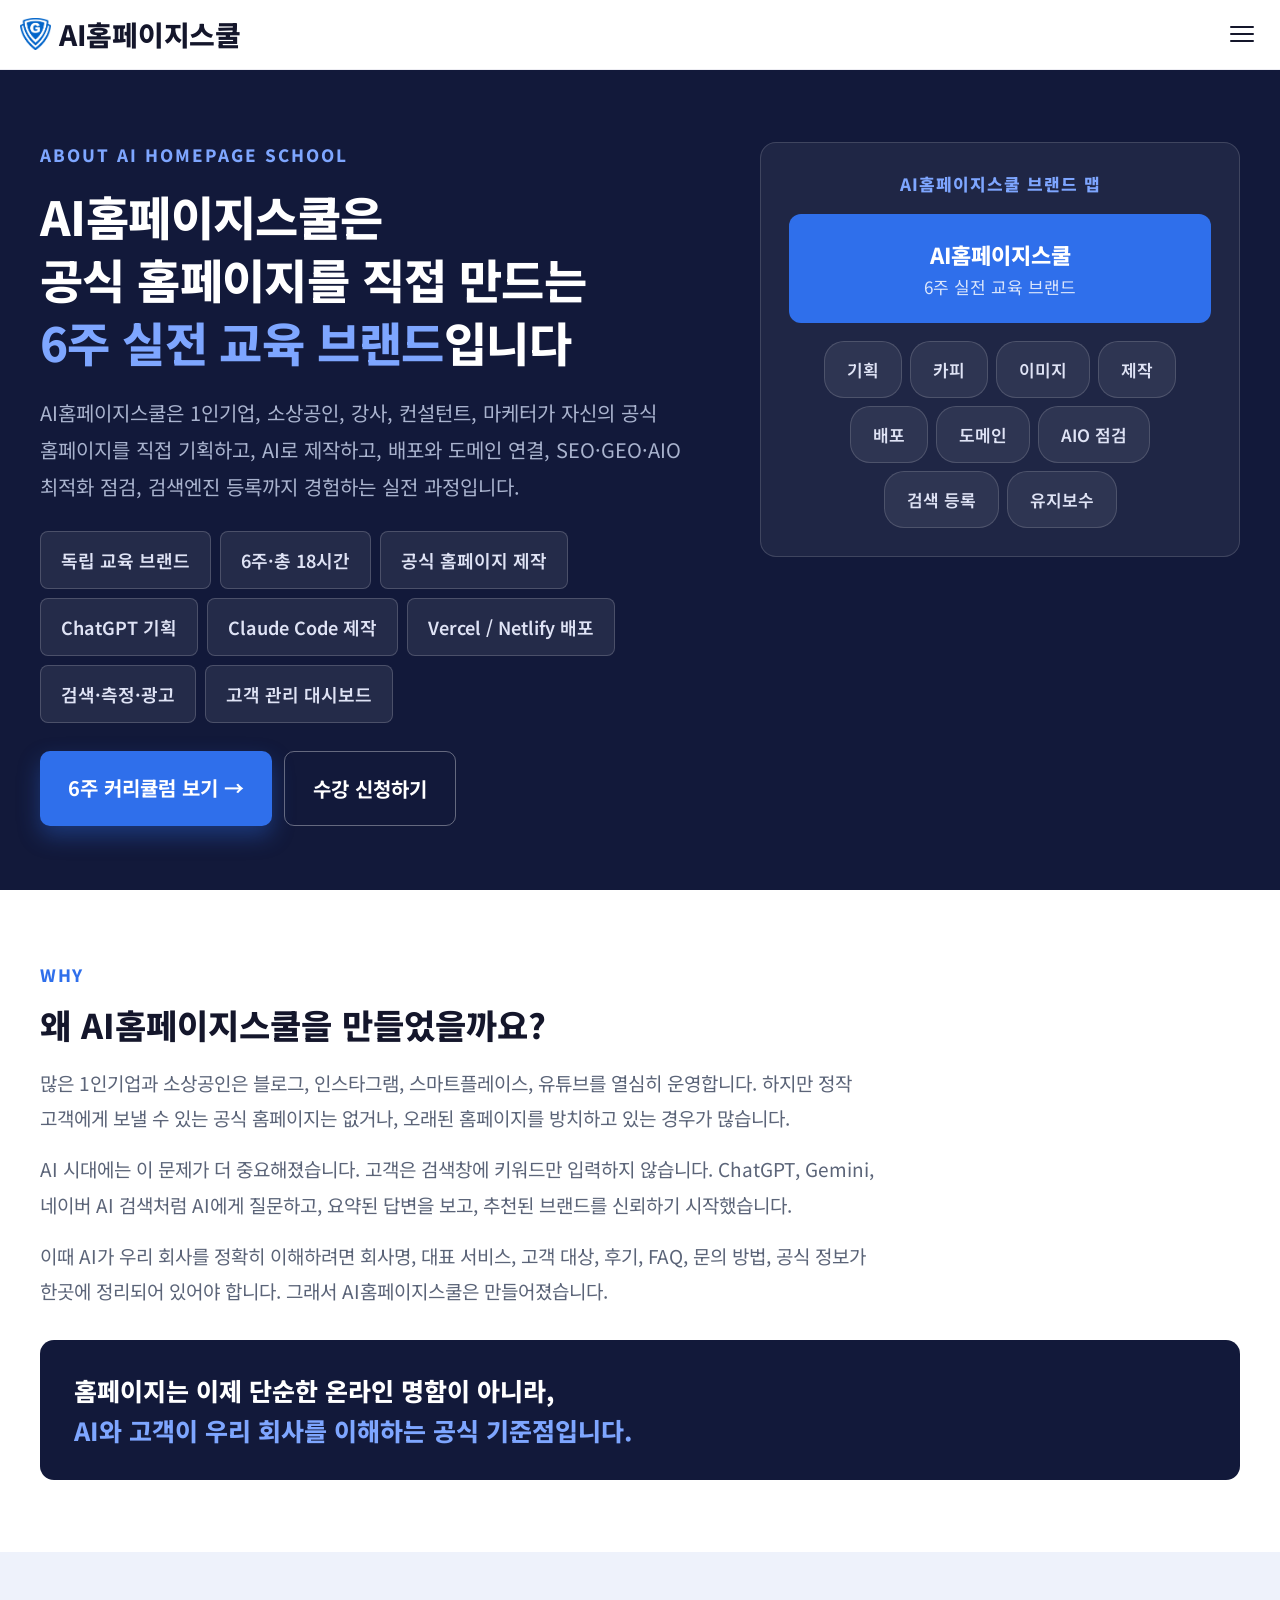
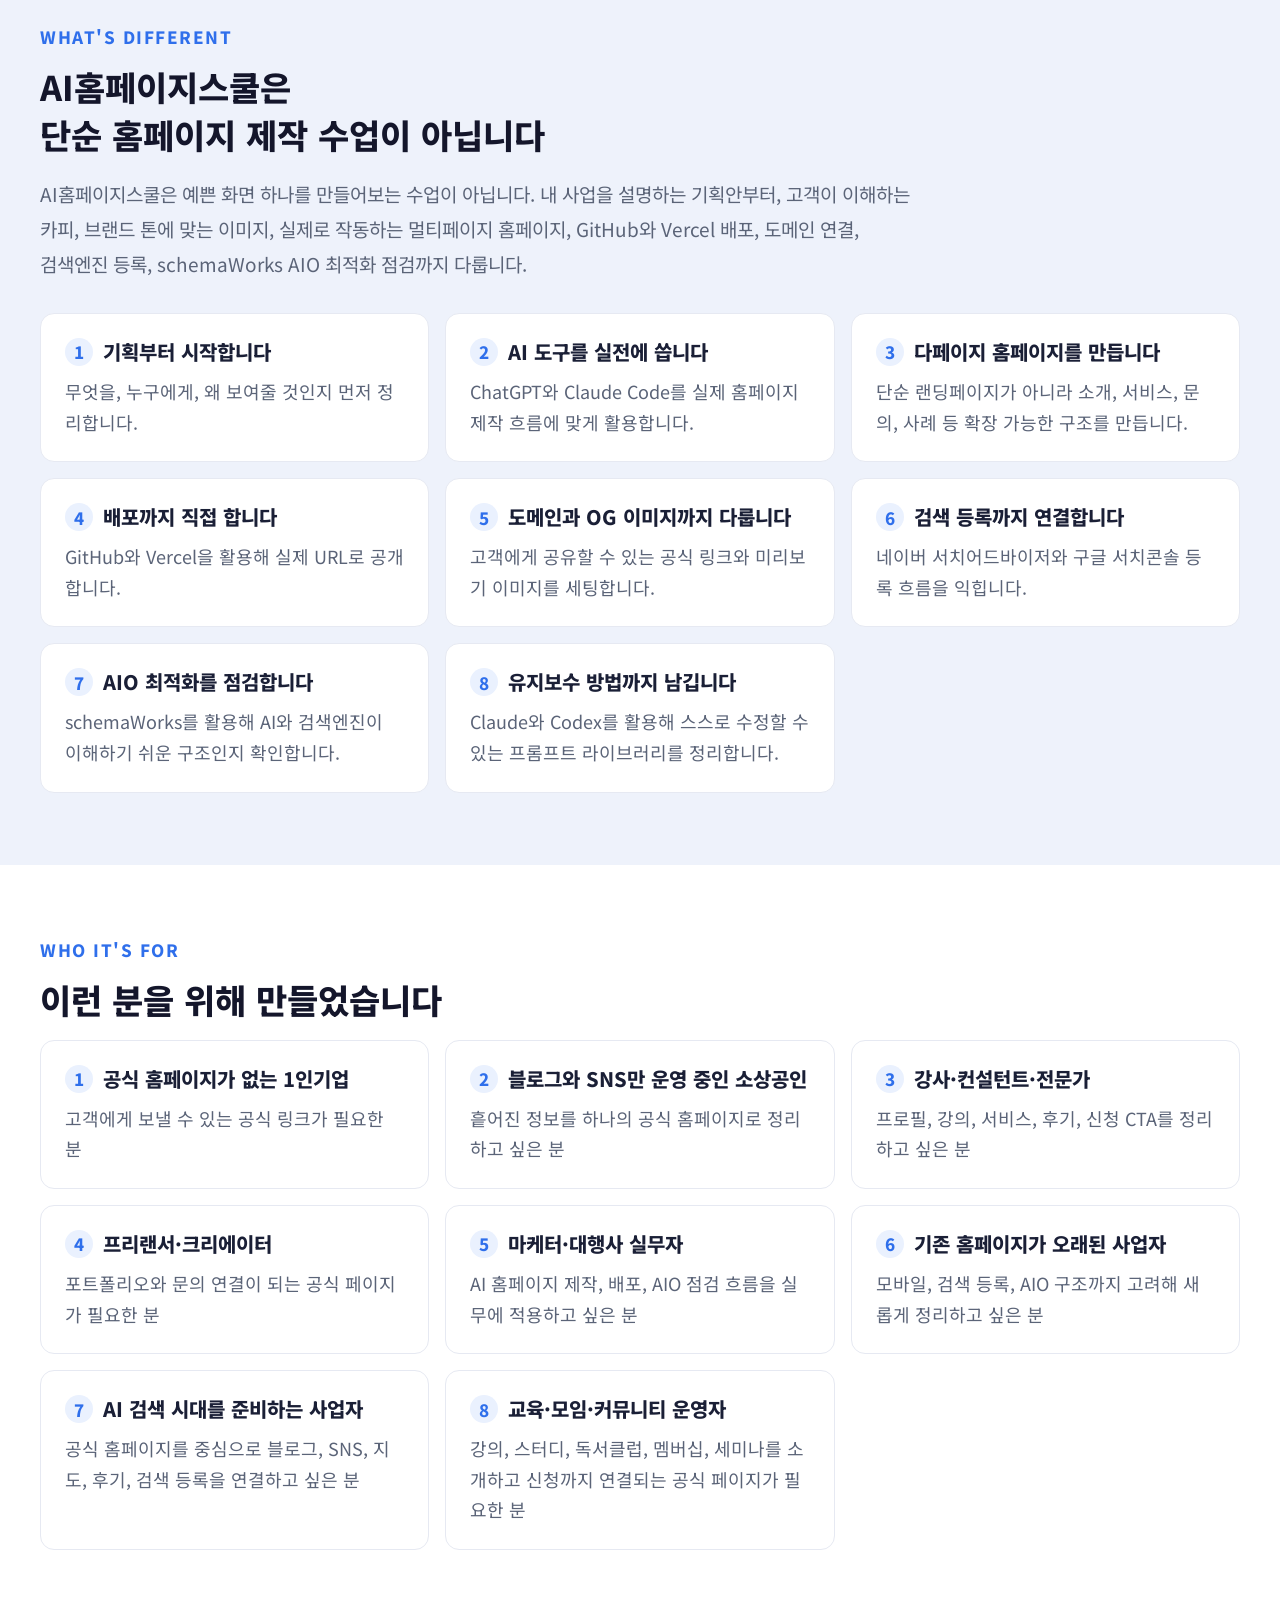
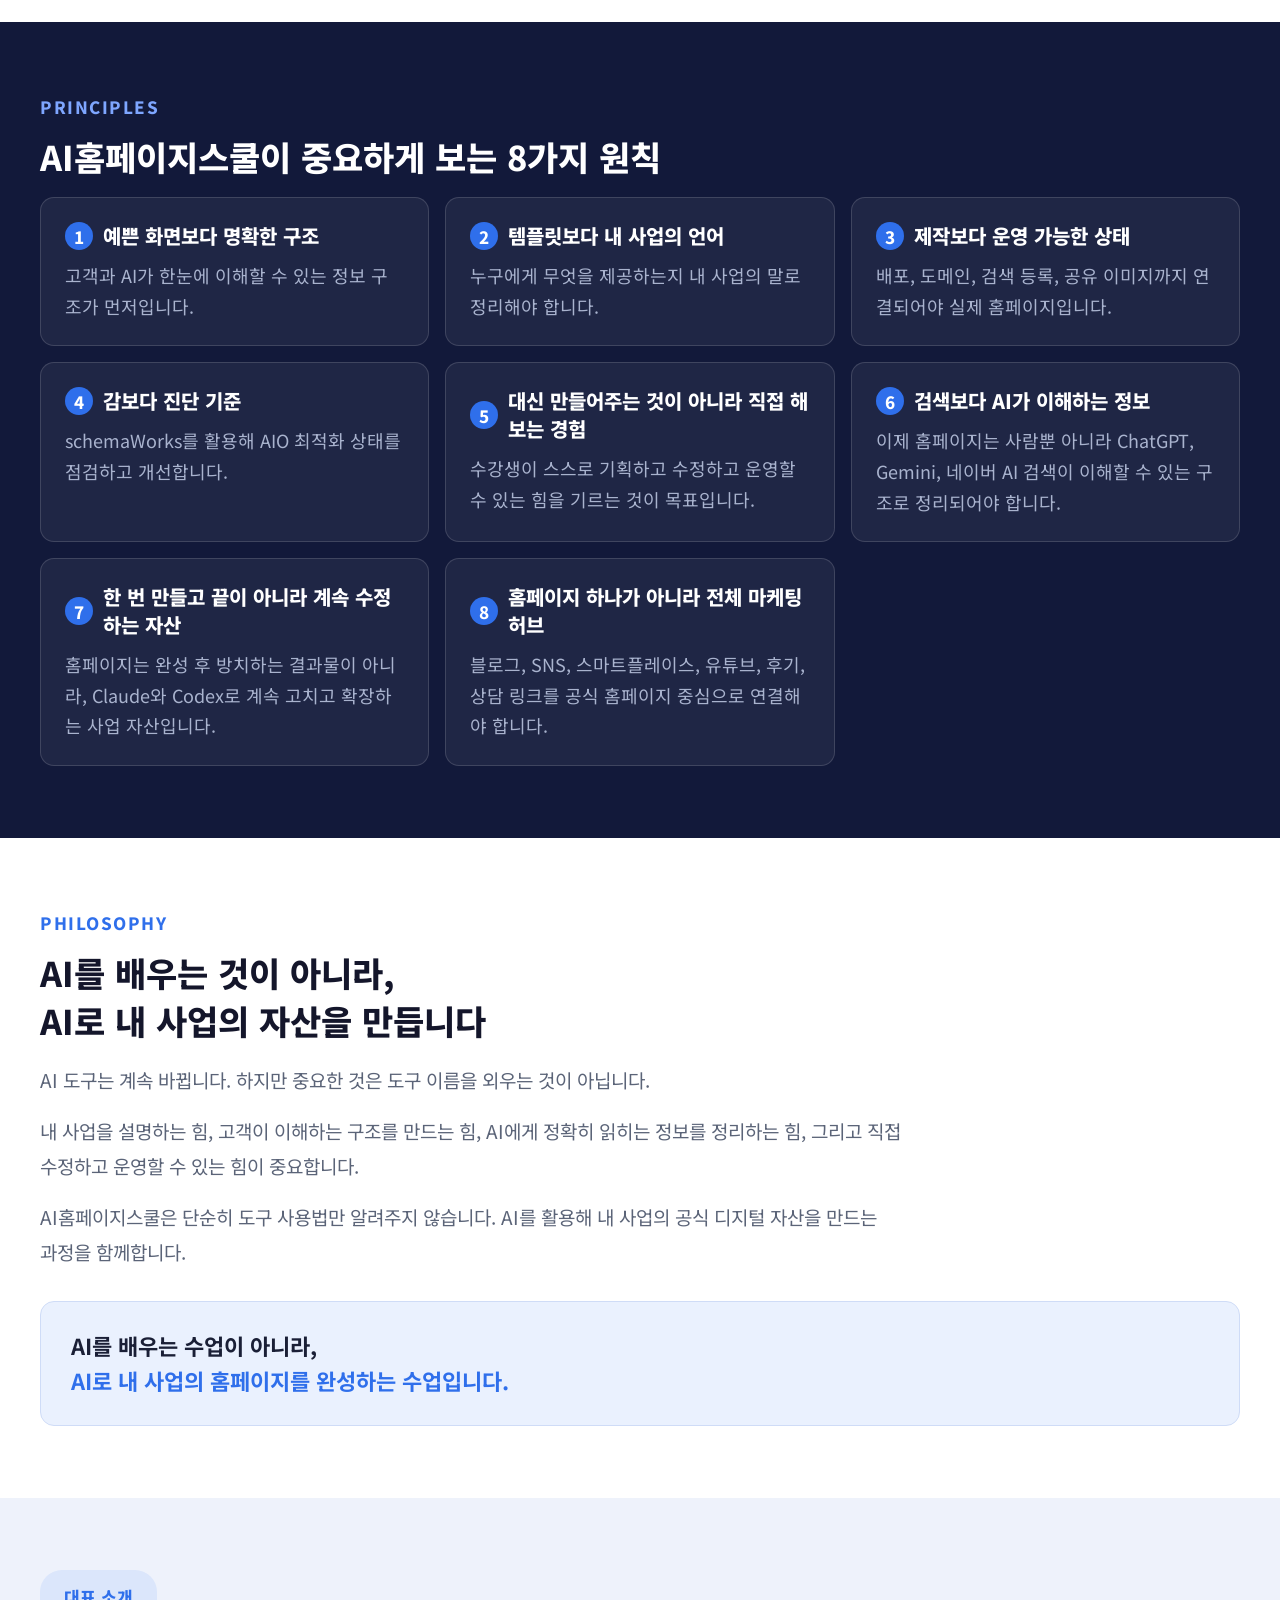
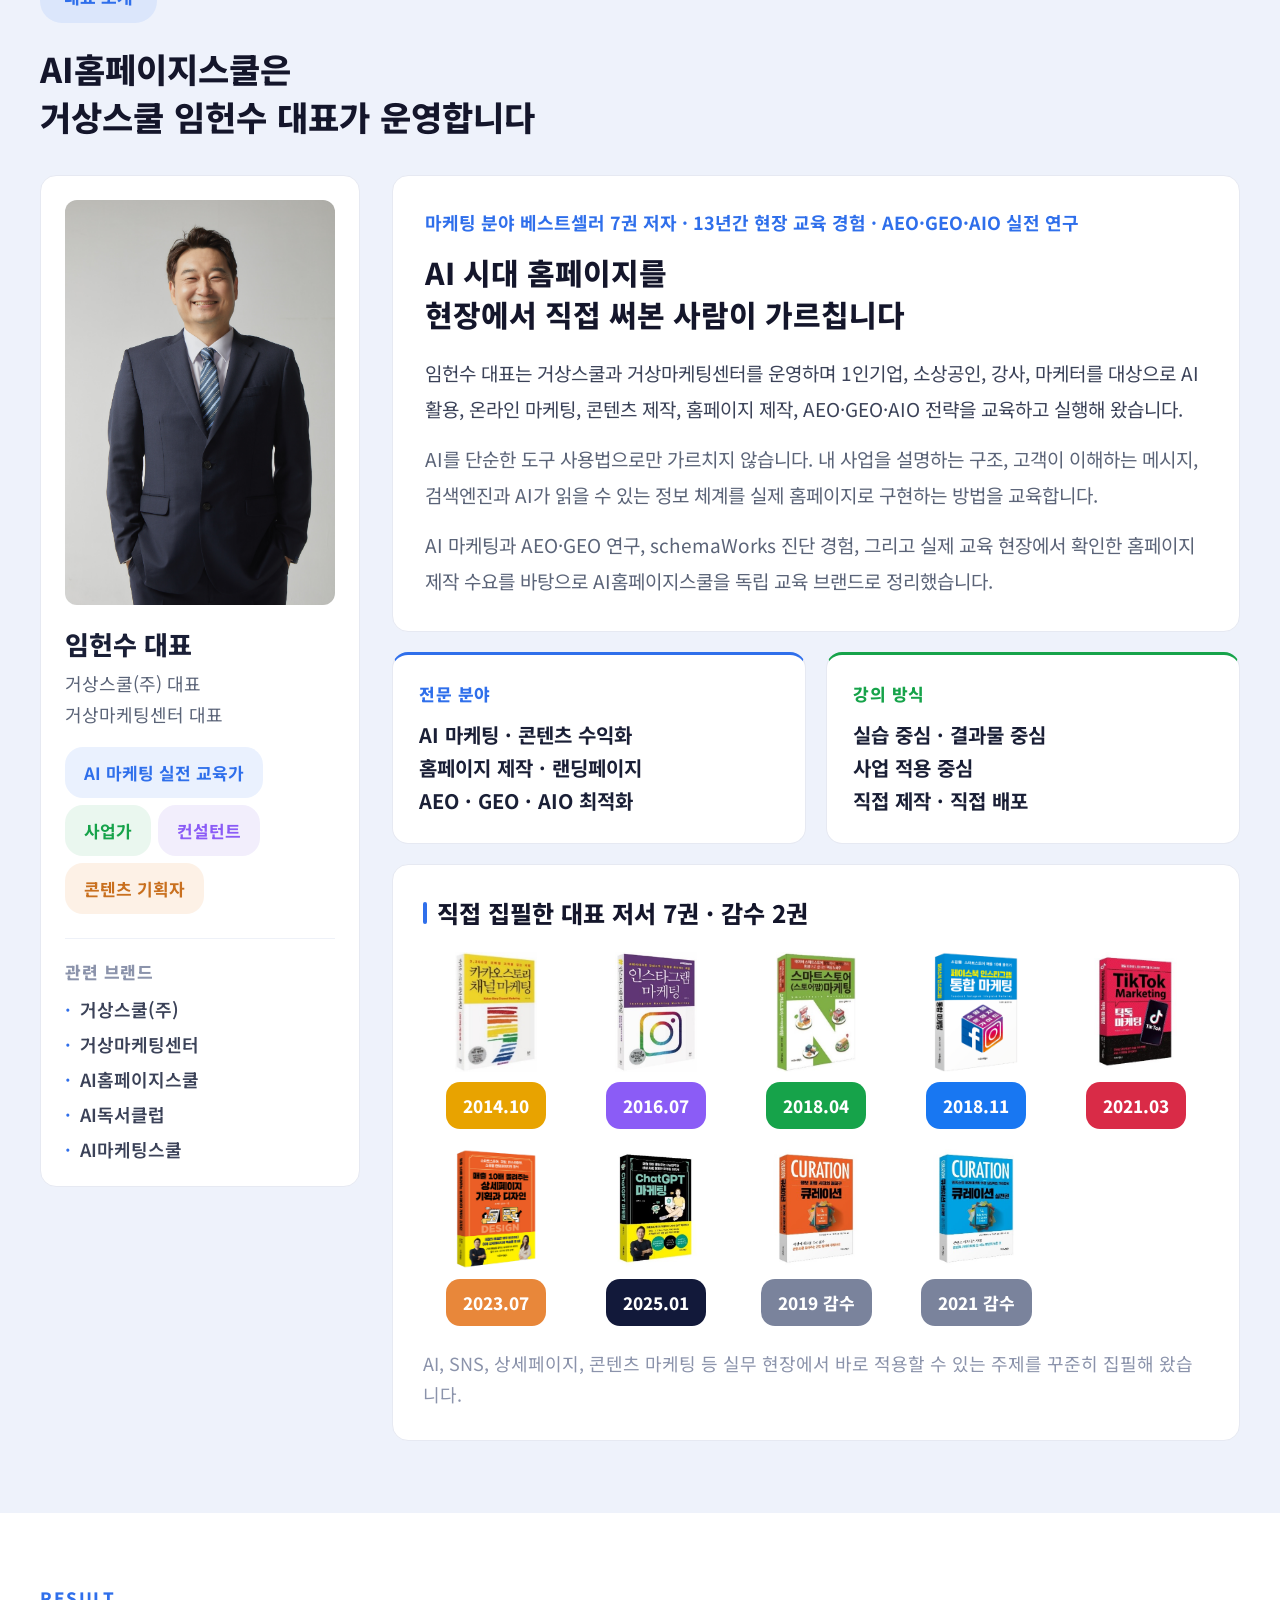
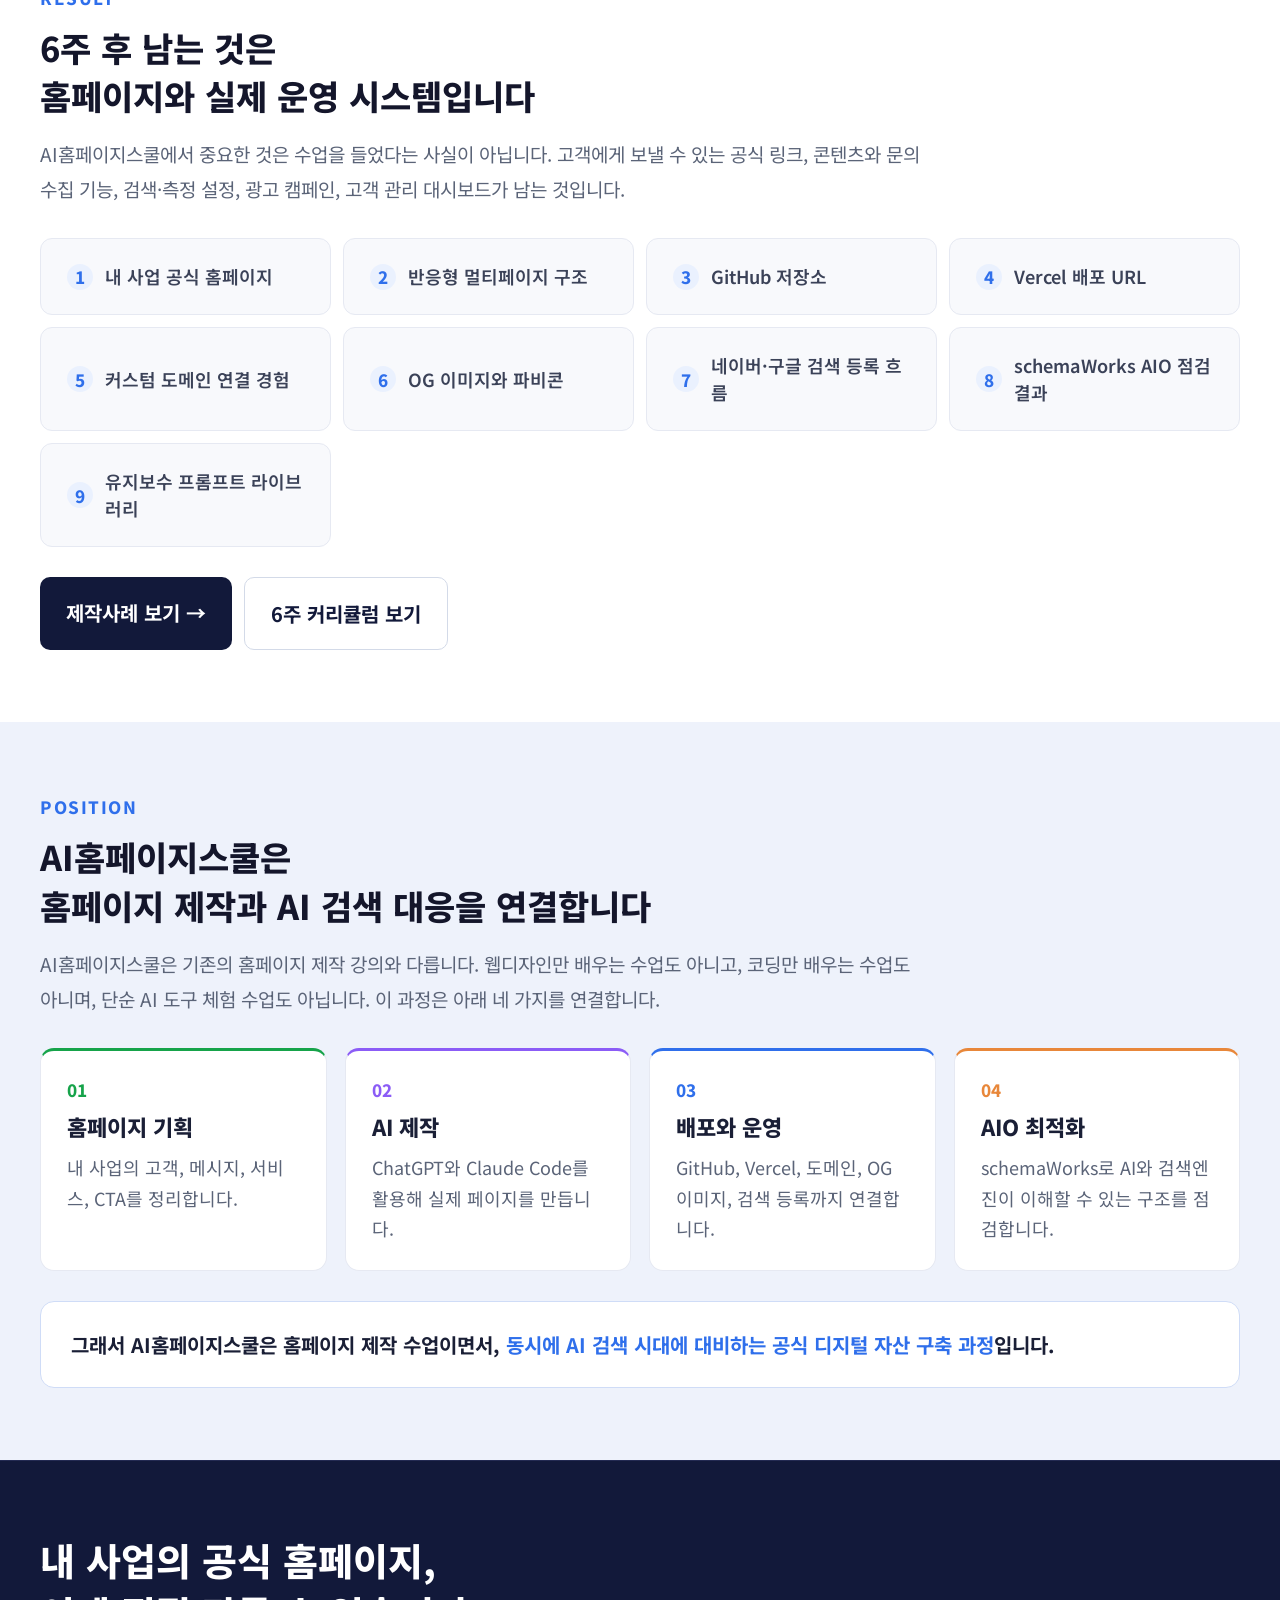
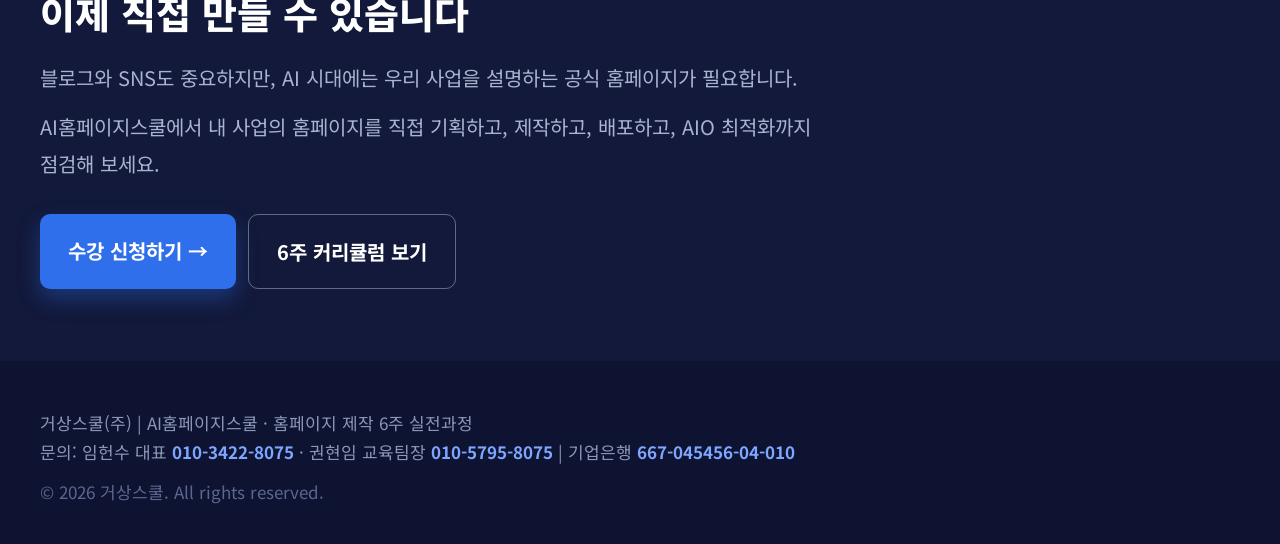
<file: about/index.html>
<!DOCTYPE html>
<html lang="ko">
<head>
<meta charset="UTF-8">
<!-- Google tag (gtag.js) -->
<script async src="https://www.googletagmanager.com/gtag/js?id=G-12X4W1DVM3"></script>
<script>
  window.dataLayer = window.dataLayer || [];
  function gtag(){dataLayer.push(arguments);}
  gtag('js', new Date());
  gtag('config', 'G-12X4W1DVM3');
</script>
<meta name="viewport" content="width=device-width, initial-scale=1.0">
<title>스쿨 소개 | AI홈페이지스쿨</title>
<meta name="description" content="AI홈페이지스쿨은 1인기업과 소상공인이 AI로 공식 홈페이지를 직접 기획하고 제작하며, GitHub·Vercel 배포, 도메인 연결, SEO·GEO·AIO 최적화 점검, 네이버·구글 검색 등록까지 경험하는 6주 실전 교육 브랜드입니다.">
<meta name="robots" content="index, follow">
<link rel="canonical" href="https://aihomepage-school.vercel.app/about">
<meta property="og:type" content="website">
<meta property="og:site_name" content="AI홈페이지스쿨">
<meta property="og:title" content="스쿨 소개 | AI홈페이지스쿨">
<meta property="og:description" content="AI홈페이지스쿨은 1인기업과 소상공인이 AI로 공식 홈페이지를 직접 기획하고 제작하며, GitHub·Vercel 배포, 도메인 연결, SEO·GEO·AIO 최적화 점검, 네이버·구글 검색 등록까지 경험하는 6주 실전 교육 브랜드입니다.">
<meta property="og:image" content="https://aihomepage-school.vercel.app/og-image-20260726-v2.png">
<meta property="og:image:width" content="1200">
<meta property="og:image:height" content="630">
<meta property="og:image:type" content="image/png">
<meta property="og:url" content="https://aihomepage-school.vercel.app/about">
<meta property="og:locale" content="ko_KR">
<meta name="twitter:card" content="summary_large_image">
<meta name="twitter:title" content="스쿨 소개 | AI홈페이지스쿨">
<meta name="twitter:description" content="AI홈페이지스쿨은 1인기업과 소상공인이 AI로 공식 홈페이지를 직접 기획하고 제작하며, GitHub·Vercel 배포, 도메인 연결, SEO·GEO·AIO 최적화 점검, 네이버·구글 검색 등록까지 경험하는 6주 실전 교육 브랜드입니다.">
<meta name="twitter:image" content="https://aihomepage-school.vercel.app/og-image-20260726-v2.png">
<link rel="icon" href="../assets/logo.png">
<link rel="preconnect" href="https://fonts.googleapis.com">
<link rel="preconnect" href="https://fonts.gstatic.com" crossorigin>
<link href="https://fonts.googleapis.com/css2?family=Noto+Sans+KR:wght@400;500;600;700;800;900&display=swap" rel="stylesheet">
<script type="application/ld+json">
{"@context":"https://schema.org","@type":"AboutPage","@id":"https://aihomepage-school.vercel.app/about#webpage","url":"https://aihomepage-school.vercel.app/about","name":"스쿨 소개 | AI홈페이지스쿨","description":"AI홈페이지스쿨은 1인기업과 소상공인이 AI로 공식 홈페이지를 직접 기획하고 제작하며, GitHub·Vercel 배포, 도메인 연결, SEO·GEO·AIO 최적화 점검, 네이버·구글 검색 등록까지 경험하는 6주 실전 교육 브랜드입니다.","inLanguage":"ko-KR","isPartOf":{"@type":"WebSite","@id":"https://aihomepage-school.vercel.app/#website","url":"https://aihomepage-school.vercel.app","name":"AI홈페이지스쿨"},"about":{"@type":"Organization","@id":"https://aihomepage-school.vercel.app/#organization","name":"AI홈페이지스쿨","url":"https://aihomepage-school.vercel.app","founder":{"@type":"Person","name":"임헌수","jobTitle":"거상스쿨 대표"}},"breadcrumb":{"@type":"BreadcrumbList","itemListElement":[{"@type":"ListItem","position":1,"name":"홈","item":"https://aihomepage-school.vercel.app/"},{"@type":"ListItem","position":2,"name":"스쿨 소개","item":"https://aihomepage-school.vercel.app/about"}]}}
</script>
<style>
  *{box-sizing:border-box;}
  body{margin:0;font-family:'Noto Sans KR',-apple-system,BlinkMacSystemFont,'Apple SD Gothic Neo',sans-serif;background:#f5f7fb;color:#14162b;-webkit-font-smoothing:antialiased;overflow-x:hidden;}
  a{color:#2f6feb;} a:hover{color:#1d54c4;}
  h1,h2,h3,p{word-break:keep-all;text-wrap:pretty;}
  /* 메인 index.html 에는 box-sizing 리셋이 없어 헤더 안쪽 폭이 max-width+padding 으로 잡힌다.
     헤더 줄에서만 되돌려 메인과 폭을 맞춘다. */
  .hdr{box-sizing:content-box;}
  .dnav a:nth-child(2){display:inline-block;width:126px;}
  .dnav a:nth-child(3){display:inline-block;width:151px;}
  @media (max-width: 1400px){
    [data-spacer]{height:70px!important;}
    header{min-height:70px!important;}
    .dnav{display:none!important;}
    .burger{display:flex!important;}
    .hdr{padding:14px 20px!important;}
  }
  @media (max-width:768px){
    .pad{padding-left:18px!important;padding-right:18px!important;padding-top:48px!important;padding-bottom:48px!important;}
    h1{font-size:32px!important;}
    h2{font-size:27px!important;}
    h3{font-size:22px!important;}
    .col{min-width:0!important;flex-basis:100%!important;max-width:100%!important;}
    .ctarow{flex-direction:column!important;}
    .ctarow > a{text-align:center;}
    .bookgrid{grid-template-columns:repeat(3,1fr)!important;}
  }
</style>
<script type="application/ld+json">
{"@context":"https://schema.org","@type":"BreadcrumbList","itemListElement":[{"@type":"ListItem","position":1,"name":"홈","item":"https://aihomepage-school.vercel.app/"},{"@type":"ListItem","position":2,"name":"스쿨 소개","item":"https://aihomepage-school.vercel.app/about"}]}
</script>
</head>
<body>

  <header style="position:fixed;top:0;left:0;right:0;z-index:50;background:#fff;border-bottom:1px solid #ececf2;min-height:94px;">
    <div style="max-width:1340px;margin:0 auto;display:flex;align-items:center;justify-content:space-between;padding:14px 40px;gap:20px;" class="hdr">
      <a href="/" style="display:flex;align-items:center;gap:8px;color:#14162b;font-weight:800;font-size:28px;letter-spacing:-0.3px;white-space:nowrap;text-decoration:none;">
        <img src="../assets/logo.png" alt="AI홈페이지스쿨" style="height:32px;width:auto;display:block;">AI홈페이지스쿨
      </a>
      <nav class="dnav" aria-label="주요 메뉴" style="display:flex;align-items:center;gap:16px;">
        <a href="/about" aria-current="page" style="color:#2f6feb;font-size:23px;font-weight:700;white-space:nowrap;text-decoration:none;">스쿨 소개</a>
        <a href="/curriculum" style="color:#3b4258;font-size:23px;font-weight:500;white-space:nowrap;text-decoration:none;">6주 커리큘럼</a>
        <a href="/aio" style="color:#3b4258;font-size:23px;font-weight:500;white-space:nowrap;text-decoration:none;">AEO·GEO 대비</a>
        <a href="/schemaworks" style="color:#3b4258;font-size:23px;font-weight:500;white-space:nowrap;text-decoration:none;">스키마웍스</a>
        <a href="/examples" style="color:#3b4258;font-size:23px;font-weight:500;white-space:nowrap;text-decoration:none;">제작사례</a>
        <a href="/apply" style="color:#3b4258;font-size:23px;font-weight:500;white-space:nowrap;text-decoration:none;">수강 안내</a>
      </nav>
      <button class="burger" type="button" aria-label="모바일 메뉴 열기" aria-expanded="false" aria-controls="mnav" style="display:none;flex-direction:column;justify-content:center;gap:5px;width:36px;height:36px;border:0;background:transparent;cursor:pointer;">
        <span style="width:24px;height:2px;background:#14162b;border-radius:2px;"></span>
        <span style="width:24px;height:2px;background:#14162b;border-radius:2px;"></span>
        <span style="width:24px;height:2px;background:#14162b;border-radius:2px;"></span>
      </button>
    </div>
    <nav id="mnav" aria-label="모바일 메뉴" style="display:none;flex-direction:column;background:#fff;border-top:1px solid #ececf2;padding:12px 20px 20px;gap:2px;">
      <a href="/about" aria-current="page" style="color:#2f6feb;font-size:21px;font-weight:700;padding:12px 4px;border-bottom:1px solid #f1f2f6;text-decoration:none;">스쿨 소개</a>
      <a href="/curriculum" style="color:#3b4258;font-size:21px;font-weight:600;padding:12px 4px;border-bottom:1px solid #f1f2f6;text-decoration:none;">6주 커리큘럼</a>
      <a href="/aio" style="color:#3b4258;font-size:21px;font-weight:600;padding:12px 4px;border-bottom:1px solid #f1f2f6;text-decoration:none;">AEO·GEO 대비</a>
      <a href="/schemaworks" style="color:#3b4258;font-size:21px;font-weight:600;padding:12px 4px;border-bottom:1px solid #f1f2f6;text-decoration:none;">스키마웍스</a>
      <a href="/examples" style="color:#3b4258;font-size:21px;font-weight:600;padding:12px 4px;border-bottom:1px solid #f1f2f6;text-decoration:none;">제작사례</a>
      <a href="/apply" style="color:#3b4258;font-size:21px;font-weight:600;padding:12px 4px;border-bottom:1px solid #f1f2f6;text-decoration:none;">수강 안내</a>
    </nav>
  </header>
  <div data-spacer style="height:94px;"></div>

  <!-- HERO -->
  <section class="pad" style="background:#12193a;padding:72px 40px 64px;">
    <div style="max-width:1340px;margin:0 auto;display:flex;gap:56px;flex-wrap:wrap;align-items:flex-start;justify-content:space-between;">
      <div style="flex:1 1 540px;min-width:400px;max-width:680px;" class="col">
        <div style="font-size:17px;font-weight:800;color:#7ea6ff;letter-spacing:2px;margin-bottom:18px;">ABOUT AI HOMEPAGE SCHOOL</div>
        <h1 style="font-size:47px;line-height:1.34;font-weight:800;margin:0 0 20px;color:#fff;letter-spacing:-0.6px;">AI홈페이지스쿨은<br>공식 홈페이지를 직접 만드는<br><span style="color:#7ea6ff;">6주 실전 교육 브랜드</span>입니다</h1>
        <p style="font-size:20px;line-height:1.85;color:#a9b3ce;margin:0 0 26px;">
          AI홈페이지스쿨은 1인기업, 소상공인, 강사, 컨설턴트, 마케터가 자신의 공식 홈페이지를 직접 기획하고, AI로 제작하고, 배포와 도메인 연결, SEO·GEO·AIO 최적화 점검, 검색엔진 등록까지 경험하는 실전 과정입니다.
        </p>
        <div style="display:flex;gap:9px;flex-wrap:wrap;margin-bottom:28px;">
          <div style="background:rgba(255,255,255,0.08);border:1px solid rgba(255,255,255,0.18);border-radius:8px;padding:15px 20px;font-size:18px;font-weight:600;color:#dfe3f5;">독립 교육 브랜드</div><div style="background:rgba(255,255,255,0.08);border:1px solid rgba(255,255,255,0.18);border-radius:8px;padding:15px 20px;font-size:18px;font-weight:600;color:#dfe3f5;">6주·총 18시간</div><div style="background:rgba(255,255,255,0.08);border:1px solid rgba(255,255,255,0.18);border-radius:8px;padding:15px 20px;font-size:18px;font-weight:600;color:#dfe3f5;">공식 홈페이지 제작</div><div style="background:rgba(255,255,255,0.08);border:1px solid rgba(255,255,255,0.18);border-radius:8px;padding:15px 20px;font-size:18px;font-weight:600;color:#dfe3f5;">ChatGPT 기획</div><div style="background:rgba(255,255,255,0.08);border:1px solid rgba(255,255,255,0.18);border-radius:8px;padding:15px 20px;font-size:18px;font-weight:600;color:#dfe3f5;">Claude Code 제작</div><div style="background:rgba(255,255,255,0.08);border:1px solid rgba(255,255,255,0.18);border-radius:8px;padding:15px 20px;font-size:18px;font-weight:600;color:#dfe3f5;">Vercel / Netlify 배포</div><div style="background:rgba(255,255,255,0.08);border:1px solid rgba(255,255,255,0.18);border-radius:8px;padding:15px 20px;font-size:18px;font-weight:600;color:#dfe3f5;">검색·측정·광고</div><div style="background:rgba(255,255,255,0.08);border:1px solid rgba(255,255,255,0.18);border-radius:8px;padding:15px 20px;font-size:18px;font-weight:600;color:#dfe3f5;">고객 관리 대시보드</div>
        </div>
        <div style="display:flex;gap:12px;flex-wrap:wrap;" class="ctarow">
          <a href="/curriculum" style="background:#2f6feb;color:#fff;font-weight:700;font-size:20px;padding:22px 28px;border-radius:10px;text-decoration:none;box-shadow:0 10px 22px rgba(47,111,235,0.35);">6주 커리큘럼 보기 →</a>
          <a href="/apply" style="background:transparent;color:#fff;font-weight:700;font-size:20px;padding:22px 28px;border-radius:10px;border:1px solid rgba(255,255,255,0.35);text-decoration:none;">수강 신청하기</a>
        </div>
      </div>

      <div style="flex:1 1 380px;min-width:340px;max-width:480px;background:rgba(255,255,255,0.06);border:1px solid rgba(255,255,255,0.14);border-radius:16px;padding:28px;" class="col">
        <div style="color:#7ea6ff;font-size:17px;font-weight:800;letter-spacing:1px;margin-bottom:18px;text-align:center;">AI홈페이지스쿨 브랜드 맵</div>
        <div style="background:#2f6feb;border-radius:12px;padding:24px;text-align:center;margin-bottom:18px;">
          <div style="color:#fff;font-size:22px;font-weight:800;">AI홈페이지스쿨</div>
          <div style="color:rgba(255,255,255,0.82);font-size:17px;margin-top:4px;">6주 실전 교육 브랜드</div>
        </div>
        <div style="display:flex;flex-wrap:wrap;gap:8px;justify-content:center;">
          <div style="background:rgba(255,255,255,0.07);border:1px solid rgba(255,255,255,0.15);border-radius:20px;padding:15px 22px;font-size:17px;font-weight:600;color:#dfe3f5;">기획</div><div style="background:rgba(255,255,255,0.07);border:1px solid rgba(255,255,255,0.15);border-radius:20px;padding:15px 22px;font-size:17px;font-weight:600;color:#dfe3f5;">카피</div><div style="background:rgba(255,255,255,0.07);border:1px solid rgba(255,255,255,0.15);border-radius:20px;padding:15px 22px;font-size:17px;font-weight:600;color:#dfe3f5;">이미지</div><div style="background:rgba(255,255,255,0.07);border:1px solid rgba(255,255,255,0.15);border-radius:20px;padding:15px 22px;font-size:17px;font-weight:600;color:#dfe3f5;">제작</div><div style="background:rgba(255,255,255,0.07);border:1px solid rgba(255,255,255,0.15);border-radius:20px;padding:15px 22px;font-size:17px;font-weight:600;color:#dfe3f5;">배포</div><div style="background:rgba(255,255,255,0.07);border:1px solid rgba(255,255,255,0.15);border-radius:20px;padding:15px 22px;font-size:17px;font-weight:600;color:#dfe3f5;">도메인</div><div style="background:rgba(255,255,255,0.07);border:1px solid rgba(255,255,255,0.15);border-radius:20px;padding:15px 22px;font-size:17px;font-weight:600;color:#dfe3f5;">AIO 점검</div><div style="background:rgba(255,255,255,0.07);border:1px solid rgba(255,255,255,0.15);border-radius:20px;padding:15px 22px;font-size:17px;font-weight:600;color:#dfe3f5;">검색 등록</div><div style="background:rgba(255,255,255,0.07);border:1px solid rgba(255,255,255,0.15);border-radius:20px;padding:15px 22px;font-size:17px;font-weight:600;color:#dfe3f5;">유지보수</div>
        </div>
      </div>
    </div>
  </section>


  <section class="pad" style="background:#ffffff;padding:72px 40px;">
    <div style="max-width:1340px;margin:0 auto;"><div style="font-size:17px;font-weight:800;color:#2f6feb;letter-spacing:1.5px;margin-bottom:14px;">WHY</div><h2 style="font-size:34px;font-weight:800;margin:0 0 16px;color:#14162b;line-height:1.42;">왜 AI홈페이지스쿨을 만들었을까요?</h2><p style="font-size:19px;line-height:1.85;color:#5b6478;margin:0 0 16px;max-width:880px;">많은 1인기업과 소상공인은 블로그, 인스타그램, 스마트플레이스, 유튜브를 열심히 운영합니다. 하지만 정작 고객에게 보낼 수 있는 공식 홈페이지는 없거나, 오래된 홈페이지를 방치하고 있는 경우가 많습니다.</p><p style="font-size:19px;line-height:1.85;color:#5b6478;margin:0 0 16px;max-width:880px;">AI 시대에는 이 문제가 더 중요해졌습니다. 고객은 검색창에 키워드만 입력하지 않습니다. ChatGPT, Gemini, 네이버 AI 검색처럼 AI에게 질문하고, 요약된 답변을 보고, 추천된 브랜드를 신뢰하기 시작했습니다.</p><p style="font-size:19px;line-height:1.85;color:#5b6478;margin:0 0 32px;max-width:880px;">이때 AI가 우리 회사를 정확히 이해하려면 회사명, 대표 서비스, 고객 대상, 후기, FAQ, 문의 방법, 공식 정보가 한곳에 정리되어 있어야 합니다. 그래서 AI홈페이지스쿨은 만들어졌습니다.</p><div style="background:#12193a;border-radius:14px;padding:30px 34px;">
      <div style="color:#fff;font-size:25px;font-weight:800;line-height:1.6;">홈페이지는 이제 단순한 온라인 명함이 아니라,<br><span style="color:#7ea6ff;">AI와 고객이 우리 회사를 이해하는 공식 기준점입니다.</span></div>
    </div></div>
  </section>


  <section class="pad" style="background:#eef2fb;padding:72px 40px;">
    <div style="max-width:1340px;margin:0 auto;"><div style="font-size:17px;font-weight:800;color:#2f6feb;letter-spacing:1.5px;margin-bottom:14px;">WHAT'S DIFFERENT</div><h2 style="font-size:34px;font-weight:800;margin:0 0 16px;color:#14162b;line-height:1.42;">AI홈페이지스쿨은<br>단순 홈페이지 제작 수업이 아닙니다</h2><p style="font-size:19px;line-height:1.85;color:#5b6478;margin:0 0 32px;max-width:880px;">AI홈페이지스쿨은 예쁜 화면 하나를 만들어보는 수업이 아닙니다. 내 사업을 설명하는 기획안부터, 고객이 이해하는 카피, 브랜드 톤에 맞는 이미지, 실제로 작동하는 멀티페이지 홈페이지, GitHub와 Vercel 배포, 도메인 연결, 검색엔진 등록, schemaWorks AIO 최적화 점검까지 다룹니다.</p><div style="display:grid;grid-template-columns:repeat(auto-fit,minmax(300px,1fr));gap:16px;">
      <div style="background:#fff;border:1px solid #e6e9f2;border-radius:14px;padding:24px;">
        <div style="display:flex;align-items:center;gap:10px;margin-bottom:10px;">
          <div style="width:28px;height:28px;flex:none;border-radius:50%;background:#eaf1fe;color:#2f6feb;font-size:17px;font-weight:800;display:flex;align-items:center;justify-content:center;">1</div>
          <div style="font-size:20px;font-weight:800;color:#1a1f36;line-height:1.4;">기획부터 시작합니다</div>
        </div>
        <div style="font-size:18px;line-height:1.7;color:#5b6478;">무엇을, 누구에게, 왜 보여줄 것인지 먼저 정리합니다.</div>
      </div>
      <div style="background:#fff;border:1px solid #e6e9f2;border-radius:14px;padding:24px;">
        <div style="display:flex;align-items:center;gap:10px;margin-bottom:10px;">
          <div style="width:28px;height:28px;flex:none;border-radius:50%;background:#eaf1fe;color:#2f6feb;font-size:17px;font-weight:800;display:flex;align-items:center;justify-content:center;">2</div>
          <div style="font-size:20px;font-weight:800;color:#1a1f36;line-height:1.4;">AI 도구를 실전에 씁니다</div>
        </div>
        <div style="font-size:18px;line-height:1.7;color:#5b6478;">ChatGPT와 Claude Code를 실제 홈페이지 제작 흐름에 맞게 활용합니다.</div>
      </div>
      <div style="background:#fff;border:1px solid #e6e9f2;border-radius:14px;padding:24px;">
        <div style="display:flex;align-items:center;gap:10px;margin-bottom:10px;">
          <div style="width:28px;height:28px;flex:none;border-radius:50%;background:#eaf1fe;color:#2f6feb;font-size:17px;font-weight:800;display:flex;align-items:center;justify-content:center;">3</div>
          <div style="font-size:20px;font-weight:800;color:#1a1f36;line-height:1.4;">다페이지 홈페이지를 만듭니다</div>
        </div>
        <div style="font-size:18px;line-height:1.7;color:#5b6478;">단순 랜딩페이지가 아니라 소개, 서비스, 문의, 사례 등 확장 가능한 구조를 만듭니다.</div>
      </div>
      <div style="background:#fff;border:1px solid #e6e9f2;border-radius:14px;padding:24px;">
        <div style="display:flex;align-items:center;gap:10px;margin-bottom:10px;">
          <div style="width:28px;height:28px;flex:none;border-radius:50%;background:#eaf1fe;color:#2f6feb;font-size:17px;font-weight:800;display:flex;align-items:center;justify-content:center;">4</div>
          <div style="font-size:20px;font-weight:800;color:#1a1f36;line-height:1.4;">배포까지 직접 합니다</div>
        </div>
        <div style="font-size:18px;line-height:1.7;color:#5b6478;">GitHub와 Vercel을 활용해 실제 URL로 공개합니다.</div>
      </div>
      <div style="background:#fff;border:1px solid #e6e9f2;border-radius:14px;padding:24px;">
        <div style="display:flex;align-items:center;gap:10px;margin-bottom:10px;">
          <div style="width:28px;height:28px;flex:none;border-radius:50%;background:#eaf1fe;color:#2f6feb;font-size:17px;font-weight:800;display:flex;align-items:center;justify-content:center;">5</div>
          <div style="font-size:20px;font-weight:800;color:#1a1f36;line-height:1.4;">도메인과 OG 이미지까지 다룹니다</div>
        </div>
        <div style="font-size:18px;line-height:1.7;color:#5b6478;">고객에게 공유할 수 있는 공식 링크와 미리보기 이미지를 세팅합니다.</div>
      </div>
      <div style="background:#fff;border:1px solid #e6e9f2;border-radius:14px;padding:24px;">
        <div style="display:flex;align-items:center;gap:10px;margin-bottom:10px;">
          <div style="width:28px;height:28px;flex:none;border-radius:50%;background:#eaf1fe;color:#2f6feb;font-size:17px;font-weight:800;display:flex;align-items:center;justify-content:center;">6</div>
          <div style="font-size:20px;font-weight:800;color:#1a1f36;line-height:1.4;">검색 등록까지 연결합니다</div>
        </div>
        <div style="font-size:18px;line-height:1.7;color:#5b6478;">네이버 서치어드바이저와 구글 서치콘솔 등록 흐름을 익힙니다.</div>
      </div>
      <div style="background:#fff;border:1px solid #e6e9f2;border-radius:14px;padding:24px;">
        <div style="display:flex;align-items:center;gap:10px;margin-bottom:10px;">
          <div style="width:28px;height:28px;flex:none;border-radius:50%;background:#eaf1fe;color:#2f6feb;font-size:17px;font-weight:800;display:flex;align-items:center;justify-content:center;">7</div>
          <div style="font-size:20px;font-weight:800;color:#1a1f36;line-height:1.4;">AIO 최적화를 점검합니다</div>
        </div>
        <div style="font-size:18px;line-height:1.7;color:#5b6478;">schemaWorks를 활용해 AI와 검색엔진이 이해하기 쉬운 구조인지 확인합니다.</div>
      </div>
      <div style="background:#fff;border:1px solid #e6e9f2;border-radius:14px;padding:24px;">
        <div style="display:flex;align-items:center;gap:10px;margin-bottom:10px;">
          <div style="width:28px;height:28px;flex:none;border-radius:50%;background:#eaf1fe;color:#2f6feb;font-size:17px;font-weight:800;display:flex;align-items:center;justify-content:center;">8</div>
          <div style="font-size:20px;font-weight:800;color:#1a1f36;line-height:1.4;">유지보수 방법까지 남깁니다</div>
        </div>
        <div style="font-size:18px;line-height:1.7;color:#5b6478;">Claude와 Codex를 활용해 스스로 수정할 수 있는 프롬프트 라이브러리를 정리합니다.</div>
      </div></div></div>
  </section>


  <section class="pad" style="background:#ffffff;padding:72px 40px;">
    <div style="max-width:1340px;margin:0 auto;"><div style="font-size:17px;font-weight:800;color:#2f6feb;letter-spacing:1.5px;margin-bottom:14px;">WHO IT'S FOR</div><h2 style="font-size:34px;font-weight:800;margin:0 0 16px;color:#14162b;line-height:1.42;">이런 분을 위해 만들었습니다</h2><div style="display:grid;grid-template-columns:repeat(auto-fit,minmax(300px,1fr));gap:16px;">
      <div style="background:#fff;border:1px solid #e6e9f2;border-radius:14px;padding:24px;">
        <div style="display:flex;align-items:center;gap:10px;margin-bottom:10px;">
          <div style="width:28px;height:28px;flex:none;border-radius:50%;background:#eaf1fe;color:#2f6feb;font-size:17px;font-weight:800;display:flex;align-items:center;justify-content:center;">1</div>
          <div style="font-size:20px;font-weight:800;color:#1a1f36;line-height:1.4;">공식 홈페이지가 없는 1인기업</div>
        </div>
        <div style="font-size:18px;line-height:1.7;color:#5b6478;">고객에게 보낼 수 있는 공식 링크가 필요한 분</div>
      </div>
      <div style="background:#fff;border:1px solid #e6e9f2;border-radius:14px;padding:24px;">
        <div style="display:flex;align-items:center;gap:10px;margin-bottom:10px;">
          <div style="width:28px;height:28px;flex:none;border-radius:50%;background:#eaf1fe;color:#2f6feb;font-size:17px;font-weight:800;display:flex;align-items:center;justify-content:center;">2</div>
          <div style="font-size:20px;font-weight:800;color:#1a1f36;line-height:1.4;">블로그와 SNS만 운영 중인 소상공인</div>
        </div>
        <div style="font-size:18px;line-height:1.7;color:#5b6478;">흩어진 정보를 하나의 공식 홈페이지로 정리하고 싶은 분</div>
      </div>
      <div style="background:#fff;border:1px solid #e6e9f2;border-radius:14px;padding:24px;">
        <div style="display:flex;align-items:center;gap:10px;margin-bottom:10px;">
          <div style="width:28px;height:28px;flex:none;border-radius:50%;background:#eaf1fe;color:#2f6feb;font-size:17px;font-weight:800;display:flex;align-items:center;justify-content:center;">3</div>
          <div style="font-size:20px;font-weight:800;color:#1a1f36;line-height:1.4;">강사·컨설턴트·전문가</div>
        </div>
        <div style="font-size:18px;line-height:1.7;color:#5b6478;">프로필, 강의, 서비스, 후기, 신청 CTA를 정리하고 싶은 분</div>
      </div>
      <div style="background:#fff;border:1px solid #e6e9f2;border-radius:14px;padding:24px;">
        <div style="display:flex;align-items:center;gap:10px;margin-bottom:10px;">
          <div style="width:28px;height:28px;flex:none;border-radius:50%;background:#eaf1fe;color:#2f6feb;font-size:17px;font-weight:800;display:flex;align-items:center;justify-content:center;">4</div>
          <div style="font-size:20px;font-weight:800;color:#1a1f36;line-height:1.4;">프리랜서·크리에이터</div>
        </div>
        <div style="font-size:18px;line-height:1.7;color:#5b6478;">포트폴리오와 문의 연결이 되는 공식 페이지가 필요한 분</div>
      </div>
      <div style="background:#fff;border:1px solid #e6e9f2;border-radius:14px;padding:24px;">
        <div style="display:flex;align-items:center;gap:10px;margin-bottom:10px;">
          <div style="width:28px;height:28px;flex:none;border-radius:50%;background:#eaf1fe;color:#2f6feb;font-size:17px;font-weight:800;display:flex;align-items:center;justify-content:center;">5</div>
          <div style="font-size:20px;font-weight:800;color:#1a1f36;line-height:1.4;">마케터·대행사 실무자</div>
        </div>
        <div style="font-size:18px;line-height:1.7;color:#5b6478;">AI 홈페이지 제작, 배포, AIO 점검 흐름을 실무에 적용하고 싶은 분</div>
      </div>
      <div style="background:#fff;border:1px solid #e6e9f2;border-radius:14px;padding:24px;">
        <div style="display:flex;align-items:center;gap:10px;margin-bottom:10px;">
          <div style="width:28px;height:28px;flex:none;border-radius:50%;background:#eaf1fe;color:#2f6feb;font-size:17px;font-weight:800;display:flex;align-items:center;justify-content:center;">6</div>
          <div style="font-size:20px;font-weight:800;color:#1a1f36;line-height:1.4;">기존 홈페이지가 오래된 사업자</div>
        </div>
        <div style="font-size:18px;line-height:1.7;color:#5b6478;">모바일, 검색 등록, AIO 구조까지 고려해 새롭게 정리하고 싶은 분</div>
      </div>
      <div style="background:#fff;border:1px solid #e6e9f2;border-radius:14px;padding:24px;">
        <div style="display:flex;align-items:center;gap:10px;margin-bottom:10px;">
          <div style="width:28px;height:28px;flex:none;border-radius:50%;background:#eaf1fe;color:#2f6feb;font-size:17px;font-weight:800;display:flex;align-items:center;justify-content:center;">7</div>
          <div style="font-size:20px;font-weight:800;color:#1a1f36;line-height:1.4;">AI 검색 시대를 준비하는 사업자</div>
        </div>
        <div style="font-size:18px;line-height:1.7;color:#5b6478;">공식 홈페이지를 중심으로 블로그, SNS, 지도, 후기, 검색 등록을 연결하고 싶은 분</div>
      </div>
      <div style="background:#fff;border:1px solid #e6e9f2;border-radius:14px;padding:24px;">
        <div style="display:flex;align-items:center;gap:10px;margin-bottom:10px;">
          <div style="width:28px;height:28px;flex:none;border-radius:50%;background:#eaf1fe;color:#2f6feb;font-size:17px;font-weight:800;display:flex;align-items:center;justify-content:center;">8</div>
          <div style="font-size:20px;font-weight:800;color:#1a1f36;line-height:1.4;">교육·모임·커뮤니티 운영자</div>
        </div>
        <div style="font-size:18px;line-height:1.7;color:#5b6478;">강의, 스터디, 독서클럽, 멤버십, 세미나를 소개하고 신청까지 연결되는 공식 페이지가 필요한 분</div>
      </div></div></div>
  </section>


  <section class="pad" style="background:#12193a;padding:72px 40px;">
    <div style="max-width:1340px;margin:0 auto;"><div style="font-size:17px;font-weight:800;color:#7ea6ff;letter-spacing:1.5px;margin-bottom:14px;">PRINCIPLES</div><h2 style="font-size:34px;font-weight:800;margin:0 0 16px;color:#fff;line-height:1.42;">AI홈페이지스쿨이 중요하게 보는 8가지 원칙</h2><div style="display:grid;grid-template-columns:repeat(auto-fit,minmax(300px,1fr));gap:16px;">
      <div style="background:rgba(255,255,255,0.06);border:1px solid rgba(255,255,255,0.14);border-radius:14px;padding:24px;">
        <div style="display:flex;align-items:center;gap:10px;margin-bottom:10px;">
          <div style="width:28px;height:28px;flex:none;border-radius:50%;background:#2f6feb;color:#fff;font-size:17px;font-weight:800;display:flex;align-items:center;justify-content:center;">1</div>
          <div style="font-size:20px;font-weight:800;color:#fff;line-height:1.4;">예쁜 화면보다 명확한 구조</div>
        </div>
        <div style="font-size:18px;line-height:1.7;color:#a9b3ce;">고객과 AI가 한눈에 이해할 수 있는 정보 구조가 먼저입니다.</div>
      </div>
      <div style="background:rgba(255,255,255,0.06);border:1px solid rgba(255,255,255,0.14);border-radius:14px;padding:24px;">
        <div style="display:flex;align-items:center;gap:10px;margin-bottom:10px;">
          <div style="width:28px;height:28px;flex:none;border-radius:50%;background:#2f6feb;color:#fff;font-size:17px;font-weight:800;display:flex;align-items:center;justify-content:center;">2</div>
          <div style="font-size:20px;font-weight:800;color:#fff;line-height:1.4;">템플릿보다 내 사업의 언어</div>
        </div>
        <div style="font-size:18px;line-height:1.7;color:#a9b3ce;">누구에게 무엇을 제공하는지 내 사업의 말로 정리해야 합니다.</div>
      </div>
      <div style="background:rgba(255,255,255,0.06);border:1px solid rgba(255,255,255,0.14);border-radius:14px;padding:24px;">
        <div style="display:flex;align-items:center;gap:10px;margin-bottom:10px;">
          <div style="width:28px;height:28px;flex:none;border-radius:50%;background:#2f6feb;color:#fff;font-size:17px;font-weight:800;display:flex;align-items:center;justify-content:center;">3</div>
          <div style="font-size:20px;font-weight:800;color:#fff;line-height:1.4;">제작보다 운영 가능한 상태</div>
        </div>
        <div style="font-size:18px;line-height:1.7;color:#a9b3ce;">배포, 도메인, 검색 등록, 공유 이미지까지 연결되어야 실제 홈페이지입니다.</div>
      </div>
      <div style="background:rgba(255,255,255,0.06);border:1px solid rgba(255,255,255,0.14);border-radius:14px;padding:24px;">
        <div style="display:flex;align-items:center;gap:10px;margin-bottom:10px;">
          <div style="width:28px;height:28px;flex:none;border-radius:50%;background:#2f6feb;color:#fff;font-size:17px;font-weight:800;display:flex;align-items:center;justify-content:center;">4</div>
          <div style="font-size:20px;font-weight:800;color:#fff;line-height:1.4;">감보다 진단 기준</div>
        </div>
        <div style="font-size:18px;line-height:1.7;color:#a9b3ce;">schemaWorks를 활용해 AIO 최적화 상태를 점검하고 개선합니다.</div>
      </div>
      <div style="background:rgba(255,255,255,0.06);border:1px solid rgba(255,255,255,0.14);border-radius:14px;padding:24px;">
        <div style="display:flex;align-items:center;gap:10px;margin-bottom:10px;">
          <div style="width:28px;height:28px;flex:none;border-radius:50%;background:#2f6feb;color:#fff;font-size:17px;font-weight:800;display:flex;align-items:center;justify-content:center;">5</div>
          <div style="font-size:20px;font-weight:800;color:#fff;line-height:1.4;">대신 만들어주는 것이 아니라 직접 해보는 경험</div>
        </div>
        <div style="font-size:18px;line-height:1.7;color:#a9b3ce;">수강생이 스스로 기획하고 수정하고 운영할 수 있는 힘을 기르는 것이 목표입니다.</div>
      </div>
      <div style="background:rgba(255,255,255,0.06);border:1px solid rgba(255,255,255,0.14);border-radius:14px;padding:24px;">
        <div style="display:flex;align-items:center;gap:10px;margin-bottom:10px;">
          <div style="width:28px;height:28px;flex:none;border-radius:50%;background:#2f6feb;color:#fff;font-size:17px;font-weight:800;display:flex;align-items:center;justify-content:center;">6</div>
          <div style="font-size:20px;font-weight:800;color:#fff;line-height:1.4;">검색보다 AI가 이해하는 정보</div>
        </div>
        <div style="font-size:18px;line-height:1.7;color:#a9b3ce;">이제 홈페이지는 사람뿐 아니라 ChatGPT, Gemini, 네이버 AI 검색이 이해할 수 있는 구조로 정리되어야 합니다.</div>
      </div>
      <div style="background:rgba(255,255,255,0.06);border:1px solid rgba(255,255,255,0.14);border-radius:14px;padding:24px;">
        <div style="display:flex;align-items:center;gap:10px;margin-bottom:10px;">
          <div style="width:28px;height:28px;flex:none;border-radius:50%;background:#2f6feb;color:#fff;font-size:17px;font-weight:800;display:flex;align-items:center;justify-content:center;">7</div>
          <div style="font-size:20px;font-weight:800;color:#fff;line-height:1.4;">한 번 만들고 끝이 아니라 계속 수정하는 자산</div>
        </div>
        <div style="font-size:18px;line-height:1.7;color:#a9b3ce;">홈페이지는 완성 후 방치하는 결과물이 아니라, Claude와 Codex로 계속 고치고 확장하는 사업 자산입니다.</div>
      </div>
      <div style="background:rgba(255,255,255,0.06);border:1px solid rgba(255,255,255,0.14);border-radius:14px;padding:24px;">
        <div style="display:flex;align-items:center;gap:10px;margin-bottom:10px;">
          <div style="width:28px;height:28px;flex:none;border-radius:50%;background:#2f6feb;color:#fff;font-size:17px;font-weight:800;display:flex;align-items:center;justify-content:center;">8</div>
          <div style="font-size:20px;font-weight:800;color:#fff;line-height:1.4;">홈페이지 하나가 아니라 전체 마케팅 허브</div>
        </div>
        <div style="font-size:18px;line-height:1.7;color:#a9b3ce;">블로그, SNS, 스마트플레이스, 유튜브, 후기, 상담 링크를 공식 홈페이지 중심으로 연결해야 합니다.</div>
      </div></div></div>
  </section>


  <section class="pad" style="background:#ffffff;padding:72px 40px;">
    <div style="max-width:1340px;margin:0 auto;"><div style="font-size:17px;font-weight:800;color:#2f6feb;letter-spacing:1.5px;margin-bottom:14px;">PHILOSOPHY</div><h2 style="font-size:34px;font-weight:800;margin:0 0 16px;color:#14162b;line-height:1.42;">AI를 배우는 것이 아니라,<br>AI로 내 사업의 자산을 만듭니다</h2><p style="font-size:19px;line-height:1.85;color:#5b6478;margin:0 0 16px;max-width:880px;">AI 도구는 계속 바뀝니다. 하지만 중요한 것은 도구 이름을 외우는 것이 아닙니다.</p><p style="font-size:19px;line-height:1.85;color:#5b6478;margin:0 0 16px;max-width:880px;">내 사업을 설명하는 힘, 고객이 이해하는 구조를 만드는 힘, AI에게 정확히 읽히는 정보를 정리하는 힘, 그리고 직접 수정하고 운영할 수 있는 힘이 중요합니다.</p><p style="font-size:19px;line-height:1.85;color:#5b6478;margin:0 0 32px;max-width:880px;">AI홈페이지스쿨은 단순히 도구 사용법만 알려주지 않습니다. AI를 활용해 내 사업의 공식 디지털 자산을 만드는 과정을 함께합니다.</p><div style="background:#eaf1fe;border:1px solid #cfdcf7;border-radius:14px;padding:26px 30px;font-size:22px;font-weight:700;color:#1a1f36;line-height:1.6;">AI를 배우는 수업이 아니라,<br><span style="color:#2f6feb;">AI로 내 사업의 홈페이지를 완성하는 수업입니다.</span></div></div>
  </section>


  <section class="pad" style="background:#eef2fb;padding:72px 40px;">
    <div style="max-width:1340px;margin:0 auto;">
      <div style="display:inline-block;background:#dbe6fb;color:#2f6feb;font-size:17px;font-weight:800;padding:14px 24px;border-radius:22px;margin-bottom:22px;">대표 소개</div>
      <h2 style="font-size:34px;font-weight:800;margin:0 0 34px;color:#14162b;line-height:1.42;">AI홈페이지스쿨은<br>거상스쿨 임헌수 대표가 운영합니다</h2>

      <div style="display:flex;gap:32px;flex-wrap:wrap;align-items:flex-start;">

        <aside style="flex:0 1 320px;min-width:280px;background:#fff;border:1px solid #e6e9f2;border-radius:16px;padding:24px;" class="col">
          <img src="../assets/instructor-photo.jpg" alt="임헌수 대표 프로필" style="width:100%;max-width:280px;height:auto;display:block;border-radius:12px;margin-bottom:20px;">
          <div style="font-size:26px;font-weight:800;color:#1a1f36;margin-bottom:6px;">임헌수 대표</div>
          <div style="font-size:18px;color:#5b6478;line-height:1.7;margin-bottom:18px;">거상스쿨(주) 대표<br>거상마케팅센터 대표</div>
          <div style="display:flex;gap:7px;flex-wrap:wrap;margin-bottom:24px;">
            <div style="background:#eaf1fe;color:#2f6feb;font-size:17px;font-weight:700;padding:13px 19px;border-radius:18px;">AI 마케팅 실전 교육가</div><div style="background:#eaf7ef;color:#16a34a;font-size:17px;font-weight:700;padding:13px 19px;border-radius:18px;">사업가</div><div style="background:#f2eefc;color:#8b5cf6;font-size:17px;font-weight:700;padding:13px 19px;border-radius:18px;">컨설턴트</div><div style="background:#fdf1e6;color:#c9701f;font-size:17px;font-weight:700;padding:13px 19px;border-radius:18px;">콘텐츠 기획자</div>
          </div>
          <div style="border-top:1px solid #eef1f8;padding-top:20px;">
            <div style="font-size:17px;font-weight:800;color:#8b93ab;letter-spacing:0.5px;margin-bottom:12px;">관련 브랜드</div>
            <div style="display:flex;flex-direction:column;gap:9px;">
              <div style="display:flex;gap:9px;font-size:18px;color:#3b4258;font-weight:600;"><span style="color:#2f6feb;">·</span><span>거상스쿨(주)</span></div><div style="display:flex;gap:9px;font-size:18px;color:#3b4258;font-weight:600;"><span style="color:#2f6feb;">·</span><span>거상마케팅센터</span></div><div style="display:flex;gap:9px;font-size:18px;color:#3b4258;font-weight:600;"><span style="color:#2f6feb;">·</span><span>AI홈페이지스쿨</span></div><div style="display:flex;gap:9px;font-size:18px;color:#3b4258;font-weight:600;"><span style="color:#2f6feb;">·</span><span>AI독서클럽</span></div><div style="display:flex;gap:9px;font-size:18px;color:#3b4258;font-weight:600;"><span style="color:#2f6feb;">·</span><span>AI마케팅스쿨</span></div>
            </div>
          </div>
        </aside>

        <div style="flex:1 1 560px;min-width:320px;display:flex;flex-direction:column;gap:20px;" class="col">
          <div style="background:#fff;border:1px solid #e6e9f2;border-radius:16px;padding:32px;">
            <div style="font-size:18px;font-weight:700;color:#2f6feb;line-height:1.6;margin-bottom:14px;">마케팅 분야 베스트셀러 7권 저자 · 13년간 현장 교육 경험 · AEO·GEO·AIO 실전 연구</div>
            <h3 style="font-size:30px;font-weight:800;color:#14162b;margin:0 0 20px;line-height:1.4;">AI 시대 홈페이지를<br>현장에서 직접 써본 사람이 가르칩니다</h3>
            <p style="font-size:19px;line-height:1.9;color:#3b4258;margin:0 0 14px;">임헌수 대표는 거상스쿨과 거상마케팅센터를 운영하며 1인기업, 소상공인, 강사, 마케터를 대상으로 AI 활용, 온라인 마케팅, 콘텐츠 제작, 홈페이지 제작, AEO·GEO·AIO 전략을 교육하고 실행해 왔습니다.</p>
            <p style="font-size:19px;line-height:1.9;color:#5b6478;margin:0 0 14px;">AI를 단순한 도구 사용법으로만 가르치지 않습니다. 내 사업을 설명하는 구조, 고객이 이해하는 메시지, 검색엔진과 AI가 읽을 수 있는 정보 체계를 실제 홈페이지로 구현하는 방법을 교육합니다.</p>
            <p style="font-size:19px;line-height:1.9;color:#5b6478;margin:0;">AI 마케팅과 AEO·GEO 연구, schemaWorks 진단 경험, 그리고 실제 교육 현장에서 확인한 홈페이지 제작 수요를 바탕으로 AI홈페이지스쿨을 독립 교육 브랜드로 정리했습니다.</p>
          </div>

          <div style="display:grid;grid-template-columns:repeat(auto-fit,minmax(240px,1fr));gap:20px;">
            <div style="background:#fff;border:1px solid #e6e9f2;border-radius:16px;padding:26px;border-top:3px solid #2f6feb;">
              <div style="font-size:17px;font-weight:800;color:#2f6feb;letter-spacing:0.5px;margin-bottom:12px;">전문 분야</div>
              <div style="font-size:20px;font-weight:700;color:#1a1f36;line-height:1.65;">AI 마케팅 · 콘텐츠 수익화<br>홈페이지 제작 · 랜딩페이지<br>AEO · GEO · AIO 최적화</div>
            </div>
            <div style="background:#fff;border:1px solid #e6e9f2;border-radius:16px;padding:26px;border-top:3px solid #16a34a;">
              <div style="font-size:17px;font-weight:800;color:#16a34a;letter-spacing:0.5px;margin-bottom:12px;">강의 방식</div>
              <div style="font-size:20px;font-weight:700;color:#1a1f36;line-height:1.65;">실습 중심 · 결과물 중심<br>사업 적용 중심<br>직접 제작 · 직접 배포</div>
            </div>
          </div>

          

          <div style="background:#fff;border:1px solid #e6e9f2;border-radius:16px;padding:30px;">
            <div style="display:flex;align-items:center;gap:10px;margin-bottom:22px;">
              <div style="width:4px;height:22px;background:#2f6feb;border-radius:2px;"></div>
              <h3 style="font-size:24px;font-weight:800;color:#14162b;margin:0;">직접 집필한 대표 저서 7권 · 감수 2권</h3>
            </div>
            <div class="bookgrid" style="display:grid;grid-template-columns:repeat(5,1fr);gap:20px 14px;">
              
              <div style="display:flex;flex-direction:column;align-items:center;gap:10px;">
                <img src="../assets/book-kakao.jpg" alt="카카오스토리 채널 마케팅 표지" style="width:100%;height:120px;object-fit:contain;display:block;">
                <div style="background:#e8a300;color:#fff;font-size:17px;font-weight:800;padding:11px 17px;border-radius:14px;white-space:nowrap;">2014.10</div>
              </div>
              <div style="display:flex;flex-direction:column;align-items:center;gap:10px;">
                <img src="../assets/book-instagram.jpg" alt="인스타그램 마케팅 표지" style="width:100%;height:120px;object-fit:contain;display:block;">
                <div style="background:#8b5cf6;color:#fff;font-size:17px;font-weight:800;padding:11px 17px;border-radius:14px;white-space:nowrap;">2016.07</div>
              </div>
              <div style="display:flex;flex-direction:column;align-items:center;gap:10px;">
                <img src="../assets/book-smartstore.jpg" alt="스마트스토어 마케팅 표지" style="width:100%;height:120px;object-fit:contain;display:block;">
                <div style="background:#16a34a;color:#fff;font-size:17px;font-weight:800;padding:11px 17px;border-radius:14px;white-space:nowrap;">2018.04</div>
              </div>
              <div style="display:flex;flex-direction:column;align-items:center;gap:10px;">
                <img src="../assets/book-fbig.png" alt="페이스북 인스타그램 통합 마케팅 표지" style="width:100%;height:120px;object-fit:contain;display:block;">
                <div style="background:#1877f2;color:#fff;font-size:17px;font-weight:800;padding:11px 17px;border-radius:14px;white-space:nowrap;">2018.11</div>
              </div>
              <div style="display:flex;flex-direction:column;align-items:center;gap:10px;">
                <img src="../assets/book-tiktok.jpg" alt="틱톡 마케팅 표지" style="width:100%;height:120px;object-fit:contain;display:block;">
                <div style="background:#d92b47;color:#fff;font-size:17px;font-weight:800;padding:11px 17px;border-radius:14px;white-space:nowrap;">2021.03</div>
              </div>
              <div style="display:flex;flex-direction:column;align-items:center;gap:10px;">
                <img src="../assets/book-detailpage.png" alt="상세페이지 기획과 디자인 표지" style="width:100%;height:120px;object-fit:contain;display:block;">
                <div style="background:#e8873a;color:#fff;font-size:17px;font-weight:800;padding:11px 17px;border-radius:14px;white-space:nowrap;">2023.07</div>
              </div>
              <div style="display:flex;flex-direction:column;align-items:center;gap:10px;">
                <img src="../assets/book-chatgpt.jpg" alt="ChatGPT 마케팅 표지" style="width:100%;height:120px;object-fit:contain;display:block;">
                <div style="background:#12193a;color:#fff;font-size:17px;font-weight:800;padding:11px 17px;border-radius:14px;white-space:nowrap;">2025.01</div>
              </div>
              <div style="display:flex;flex-direction:column;align-items:center;gap:10px;">
                <img src="../assets/book-curation1.jpg" alt="큐레이션 표지" style="width:100%;height:120px;object-fit:contain;display:block;">
                <div style="background:#7a839c;color:#fff;font-size:17px;font-weight:800;padding:11px 17px;border-radius:14px;white-space:nowrap;">2019 감수</div>
              </div>
              <div style="display:flex;flex-direction:column;align-items:center;gap:10px;">
                <img src="../assets/book-curation2.jpg" alt="큐레이션 실전편 표지" style="width:100%;height:120px;object-fit:contain;display:block;">
                <div style="background:#7a839c;color:#fff;font-size:17px;font-weight:800;padding:11px 17px;border-radius:14px;white-space:nowrap;">2021 감수</div>
              </div>
              
              
            </div>
            <div style="margin-top:22px;font-size:18px;line-height:1.7;color:#8b93ab;">AI, SNS, 상세페이지, 콘텐츠 마케팅 등 실무 현장에서 바로 적용할 수 있는 주제를 꾸준히 집필해 왔습니다.</div>
                      </div>
        </div>
      </div>

      </div>
  </section>

<section class="pad" style="background:#ffffff;padding:72px 40px;">
    <div style="max-width:1340px;margin:0 auto;"><div style="font-size:17px;font-weight:800;color:#2f6feb;letter-spacing:1.5px;margin-bottom:14px;">RESULT</div><h2 style="font-size:34px;font-weight:800;margin:0 0 16px;color:#14162b;line-height:1.42;">6주 후 남는 것은<br>홈페이지와 실제 운영 시스템입니다</h2><p style="font-size:19px;line-height:1.85;color:#5b6478;margin:0 0 32px;max-width:880px;">AI홈페이지스쿨에서 중요한 것은 수업을 들었다는 사실이 아닙니다. 고객에게 보낼 수 있는 공식 링크, 콘텐츠와 문의 수집 기능, 검색·측정 설정, 광고 캠페인, 고객 관리 대시보드가 남는 것입니다.</p><div style="display:grid;grid-template-columns:repeat(auto-fit,minmax(260px,1fr));gap:12px;margin-bottom:30px;">
      <div style="display:flex;gap:12px;align-items:center;background:#f8f9fc;border:1px solid #e6e9f2;border-radius:12px;padding:24px 26px;">
        <div style="width:26px;height:26px;flex:none;border-radius:50%;background:#eaf1fe;color:#2f6feb;font-size:17px;font-weight:800;display:flex;align-items:center;justify-content:center;">1</div>
        <span style="font-size:18px;line-height:1.5;color:#3b4258;font-weight:600;">내 사업 공식 홈페이지</span></div><div style="display:flex;gap:12px;align-items:center;background:#f8f9fc;border:1px solid #e6e9f2;border-radius:12px;padding:24px 26px;">
        <div style="width:26px;height:26px;flex:none;border-radius:50%;background:#eaf1fe;color:#2f6feb;font-size:17px;font-weight:800;display:flex;align-items:center;justify-content:center;">2</div>
        <span style="font-size:18px;line-height:1.5;color:#3b4258;font-weight:600;">반응형 멀티페이지 구조</span></div><div style="display:flex;gap:12px;align-items:center;background:#f8f9fc;border:1px solid #e6e9f2;border-radius:12px;padding:24px 26px;">
        <div style="width:26px;height:26px;flex:none;border-radius:50%;background:#eaf1fe;color:#2f6feb;font-size:17px;font-weight:800;display:flex;align-items:center;justify-content:center;">3</div>
        <span style="font-size:18px;line-height:1.5;color:#3b4258;font-weight:600;">GitHub 저장소</span></div><div style="display:flex;gap:12px;align-items:center;background:#f8f9fc;border:1px solid #e6e9f2;border-radius:12px;padding:24px 26px;">
        <div style="width:26px;height:26px;flex:none;border-radius:50%;background:#eaf1fe;color:#2f6feb;font-size:17px;font-weight:800;display:flex;align-items:center;justify-content:center;">4</div>
        <span style="font-size:18px;line-height:1.5;color:#3b4258;font-weight:600;">Vercel 배포 URL</span></div><div style="display:flex;gap:12px;align-items:center;background:#f8f9fc;border:1px solid #e6e9f2;border-radius:12px;padding:24px 26px;">
        <div style="width:26px;height:26px;flex:none;border-radius:50%;background:#eaf1fe;color:#2f6feb;font-size:17px;font-weight:800;display:flex;align-items:center;justify-content:center;">5</div>
        <span style="font-size:18px;line-height:1.5;color:#3b4258;font-weight:600;">커스텀 도메인 연결 경험</span></div><div style="display:flex;gap:12px;align-items:center;background:#f8f9fc;border:1px solid #e6e9f2;border-radius:12px;padding:24px 26px;">
        <div style="width:26px;height:26px;flex:none;border-radius:50%;background:#eaf1fe;color:#2f6feb;font-size:17px;font-weight:800;display:flex;align-items:center;justify-content:center;">6</div>
        <span style="font-size:18px;line-height:1.5;color:#3b4258;font-weight:600;">OG 이미지와 파비콘</span></div><div style="display:flex;gap:12px;align-items:center;background:#f8f9fc;border:1px solid #e6e9f2;border-radius:12px;padding:24px 26px;">
        <div style="width:26px;height:26px;flex:none;border-radius:50%;background:#eaf1fe;color:#2f6feb;font-size:17px;font-weight:800;display:flex;align-items:center;justify-content:center;">7</div>
        <span style="font-size:18px;line-height:1.5;color:#3b4258;font-weight:600;">네이버·구글 검색 등록 흐름</span></div><div style="display:flex;gap:12px;align-items:center;background:#f8f9fc;border:1px solid #e6e9f2;border-radius:12px;padding:24px 26px;">
        <div style="width:26px;height:26px;flex:none;border-radius:50%;background:#eaf1fe;color:#2f6feb;font-size:17px;font-weight:800;display:flex;align-items:center;justify-content:center;">8</div>
        <span style="font-size:18px;line-height:1.5;color:#3b4258;font-weight:600;">schemaWorks AIO 점검 결과</span></div><div style="display:flex;gap:12px;align-items:center;background:#f8f9fc;border:1px solid #e6e9f2;border-radius:12px;padding:24px 26px;">
        <div style="width:26px;height:26px;flex:none;border-radius:50%;background:#eaf1fe;color:#2f6feb;font-size:17px;font-weight:800;display:flex;align-items:center;justify-content:center;">9</div>
        <span style="font-size:18px;line-height:1.5;color:#3b4258;font-weight:600;">유지보수 프롬프트 라이브러리</span></div>
    </div>
    <div style="display:flex;gap:12px;flex-wrap:wrap;" class="ctarow">
      <a href="/examples" style="background:#12193a;color:#fff;font-weight:700;font-size:20px;padding:21px 26px;border-radius:10px;text-decoration:none;">제작사례 보기 →</a>
      <a href="/curriculum" style="background:#fff;color:#12193a;border:1px solid #d3dae8;font-weight:700;font-size:20px;padding:21px 26px;border-radius:10px;text-decoration:none;">6주 커리큘럼 보기</a>
    </div></div>
  </section>


  <section class="pad" style="background:#eef2fb;padding:72px 40px;">
    <div style="max-width:1340px;margin:0 auto;"><div style="font-size:17px;font-weight:800;color:#2f6feb;letter-spacing:1.5px;margin-bottom:14px;">POSITION</div><h2 style="font-size:34px;font-weight:800;margin:0 0 16px;color:#14162b;line-height:1.42;">AI홈페이지스쿨은<br>홈페이지 제작과 AI 검색 대응을 연결합니다</h2><p style="font-size:19px;line-height:1.85;color:#5b6478;margin:0 0 32px;max-width:880px;">AI홈페이지스쿨은 기존의 홈페이지 제작 강의와 다릅니다. 웹디자인만 배우는 수업도 아니고, 코딩만 배우는 수업도 아니며, 단순 AI 도구 체험 수업도 아닙니다. 이 과정은 아래 네 가지를 연결합니다.</p><div style="display:grid;grid-template-columns:repeat(auto-fit,minmax(260px,1fr));gap:18px;margin-bottom:30px;">
      
      <div style="background:#fff;border:1px solid #e6e9f2;border-radius:14px;padding:26px;border-top:3px solid #16a34a;">
        <div style="font-size:17px;font-weight:800;color:#16a34a;margin-bottom:8px;">01</div>
        <div style="font-size:22px;font-weight:800;color:#1a1f36;margin-bottom:10px;">홈페이지 기획</div>
        <div style="font-size:18px;line-height:1.7;color:#5b6478;">내 사업의 고객, 메시지, 서비스, CTA를 정리합니다.</div>
      </div>
      <div style="background:#fff;border:1px solid #e6e9f2;border-radius:14px;padding:26px;border-top:3px solid #8b5cf6;">
        <div style="font-size:17px;font-weight:800;color:#8b5cf6;margin-bottom:8px;">02</div>
        <div style="font-size:22px;font-weight:800;color:#1a1f36;margin-bottom:10px;">AI 제작</div>
        <div style="font-size:18px;line-height:1.7;color:#5b6478;">ChatGPT와 Claude Code를 활용해 실제 페이지를 만듭니다.</div>
      </div>
      <div style="background:#fff;border:1px solid #e6e9f2;border-radius:14px;padding:26px;border-top:3px solid #2f6feb;">
        <div style="font-size:17px;font-weight:800;color:#2f6feb;margin-bottom:8px;">03</div>
        <div style="font-size:22px;font-weight:800;color:#1a1f36;margin-bottom:10px;">배포와 운영</div>
        <div style="font-size:18px;line-height:1.7;color:#5b6478;">GitHub, Vercel, 도메인, OG 이미지, 검색 등록까지 연결합니다.</div>
      </div>
      <div style="background:#fff;border:1px solid #e6e9f2;border-radius:14px;padding:26px;border-top:3px solid #e8873a;">
        <div style="font-size:17px;font-weight:800;color:#e8873a;margin-bottom:8px;">04</div>
        <div style="font-size:22px;font-weight:800;color:#1a1f36;margin-bottom:10px;">AIO 최적화</div>
        <div style="font-size:18px;line-height:1.7;color:#5b6478;">schemaWorks로 AI와 검색엔진이 이해할 수 있는 구조를 점검합니다.</div>
      </div>
    </div>
    <div style="background:#fff;border:1px solid #cfdcf7;border-radius:14px;padding:26px 30px;font-size:20px;font-weight:700;color:#1a1f36;line-height:1.65;">그래서 AI홈페이지스쿨은 홈페이지 제작 수업이면서, <span style="color:#2f6feb;">동시에 AI 검색 시대에 대비하는 공식 디지털 자산 구축 과정</span>입니다.</div></div>
  </section>

  <section class="pad" style="background:#12193a;padding:72px 40px;border-top:1px solid #232a52;">
    <div style="max-width:1340px;margin:0 auto;">
      <h2 style="font-size:38px;font-weight:800;margin:0 0 20px;color:#fff;line-height:1.4;">내 사업의 공식 홈페이지,<br>이제 직접 만들 수 있습니다</h2>
      <p style="font-size:20px;line-height:1.85;color:#a9b3ce;margin:0 0 12px;max-width:840px;">블로그와 SNS도 중요하지만, AI 시대에는 우리 사업을 설명하는 공식 홈페이지가 필요합니다.</p>
      <p style="font-size:20px;line-height:1.85;color:#a9b3ce;margin:0 0 32px;max-width:840px;">AI홈페이지스쿨에서 내 사업의 홈페이지를 직접 기획하고, 제작하고, 배포하고, AIO 최적화까지 점검해 보세요.</p>
      <div style="display:flex;gap:12px;flex-wrap:wrap;" class="ctarow">
        <a href="/apply" style="background:#2f6feb;color:#fff;font-weight:700;font-size:20px;padding:22px 28px;border-radius:10px;text-decoration:none;box-shadow:0 10px 22px rgba(47,111,235,0.35);">수강 신청하기 →</a>
        <a href="/curriculum" style="background:transparent;color:#fff;font-weight:700;font-size:20px;padding:22px 28px;border-radius:10px;border:1px solid rgba(255,255,255,0.35);text-decoration:none;">6주 커리큘럼 보기</a>
      </div>
    </div>
  </section>


  <footer style="background:#0d1330;padding:48px 40px 40px;" class="pad">
    <div style="max-width:1340px;margin:0 auto;">
      
      <div>
        <div style="color:#8b96b8;font-size:17px;line-height:1.7;">거상스쿨(주) | AI홈페이지스쿨 · 홈페이지 제작 6주 실전과정<br>문의: 임헌수 대표 <span style="color:#7ea6ff;font-weight:700;">010-3422-8075</span> · 권현임 교육팀장 <span style="color:#7ea6ff;font-weight:700;">010-5795-8075</span> | 기업은행 <span style="color:#7ea6ff;font-weight:700;">667-045456-04-010</span></div>
        <div style="color:#5c6690;font-size:17px;margin-top:12px;">© 2026 거상스쿨. All rights reserved.</div>
      </div>
    </div>
  </footer>
  <script>const burger=document.querySelector('.burger'),mobileNav=document.getElementById('mnav');burger.addEventListener('click',()=>{const open=burger.getAttribute('aria-expanded')==='true';burger.setAttribute('aria-expanded',String(!open));burger.setAttribute('aria-label',open?'모바일 메뉴 열기':'모바일 메뉴 닫기');mobileNav.style.display=open?'none':'flex'});</script>
</body>
</html>
</file>
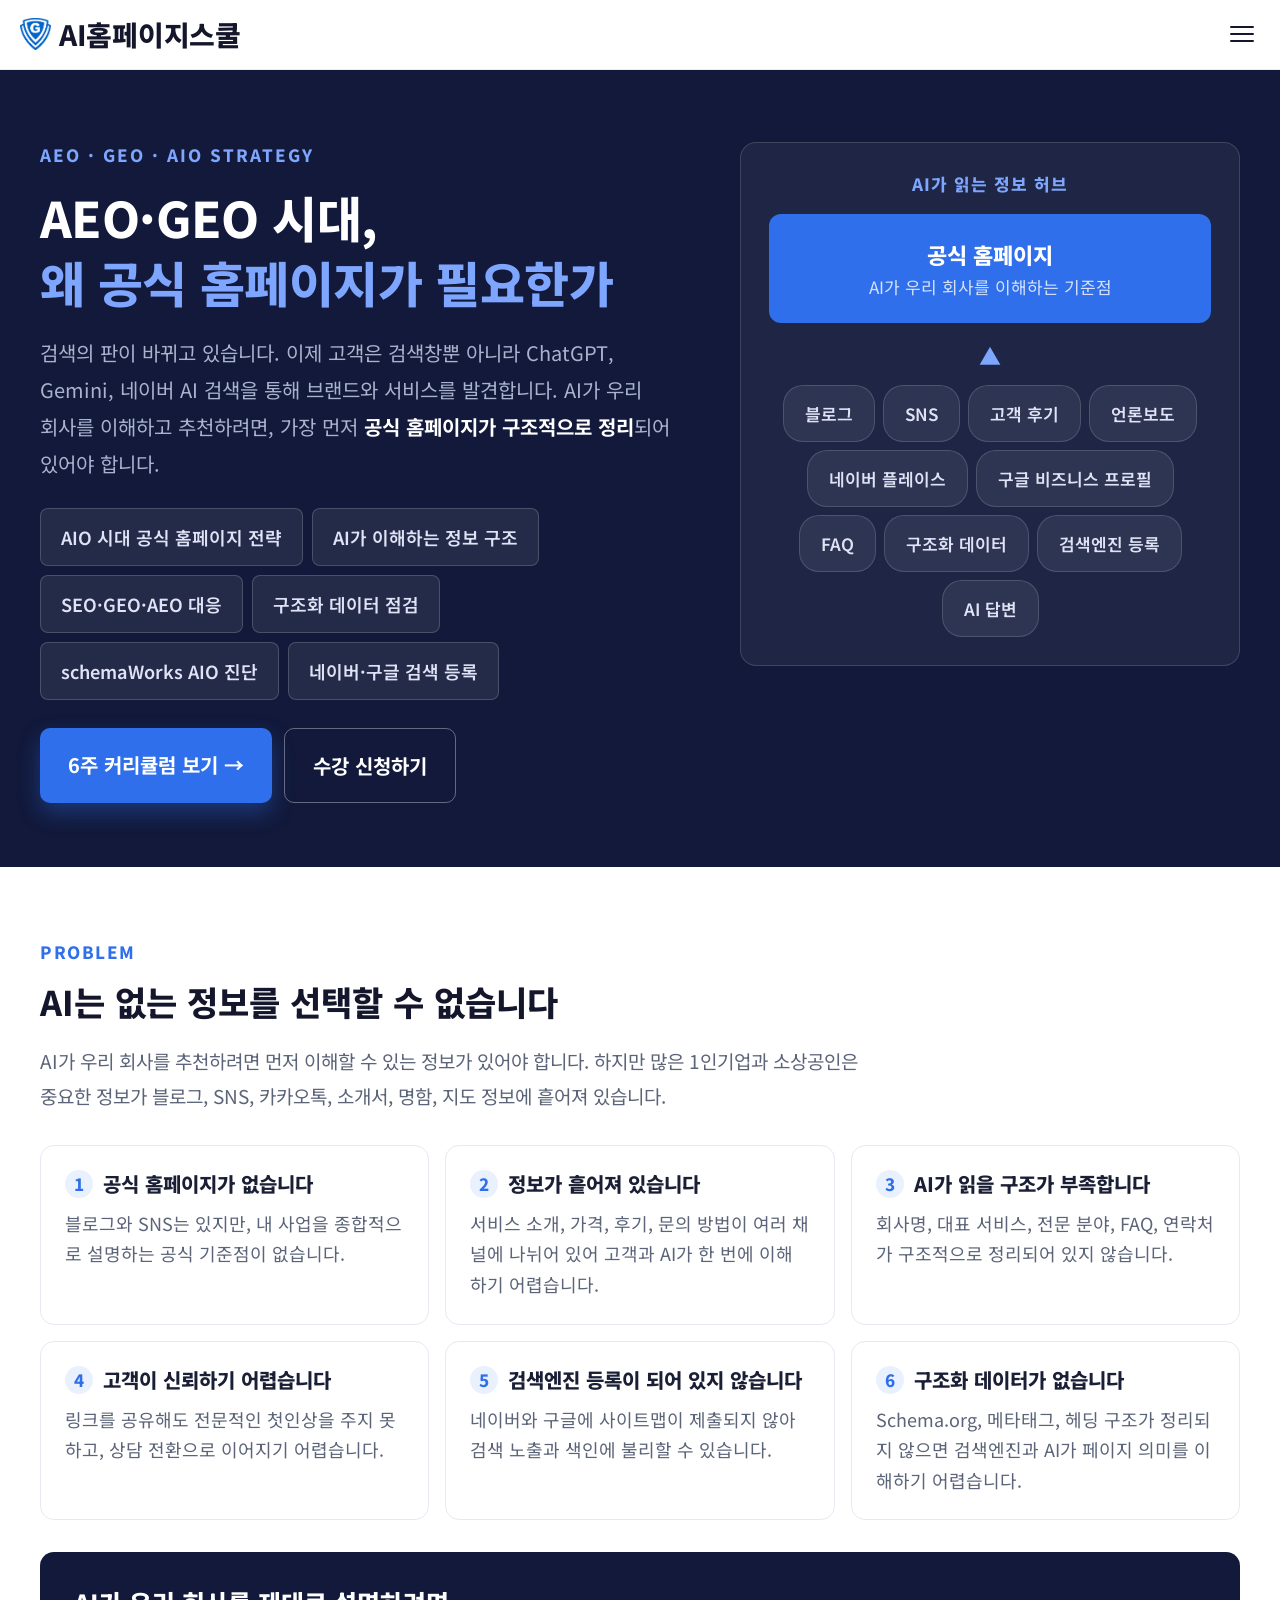
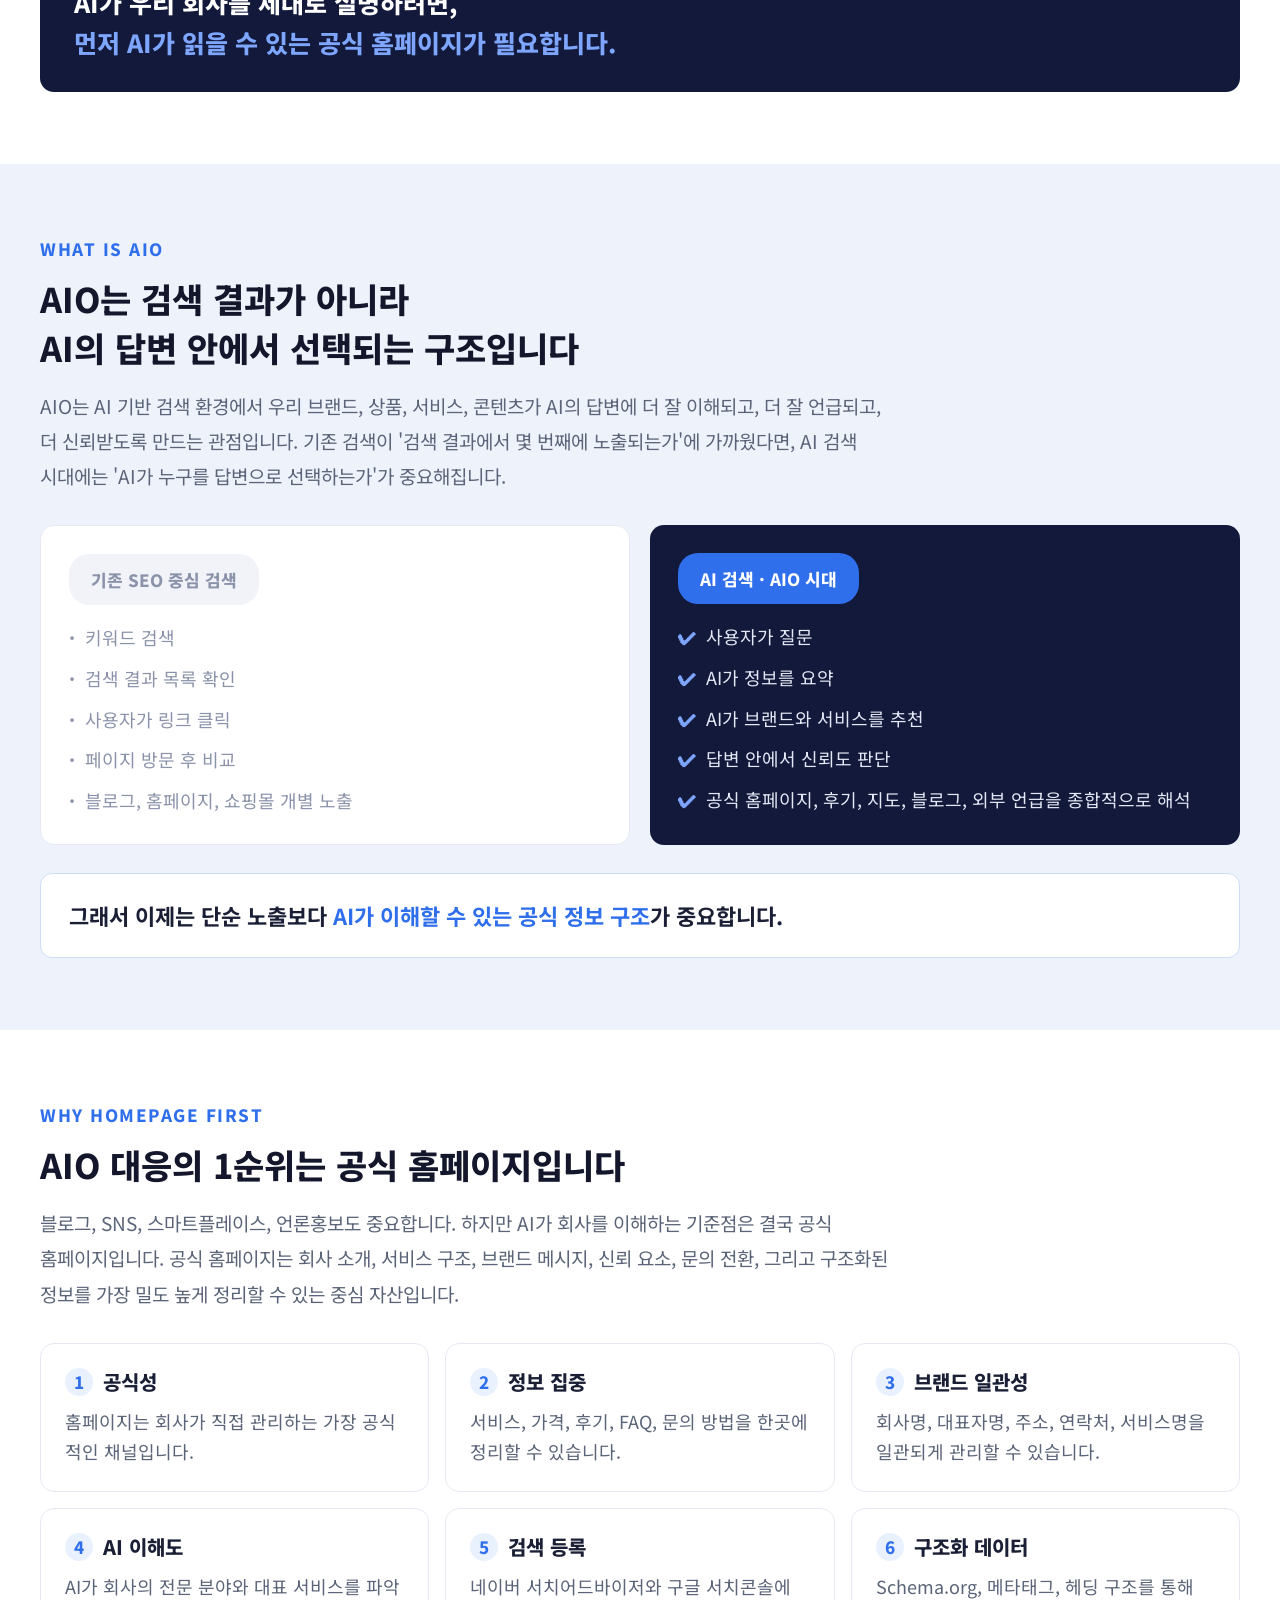
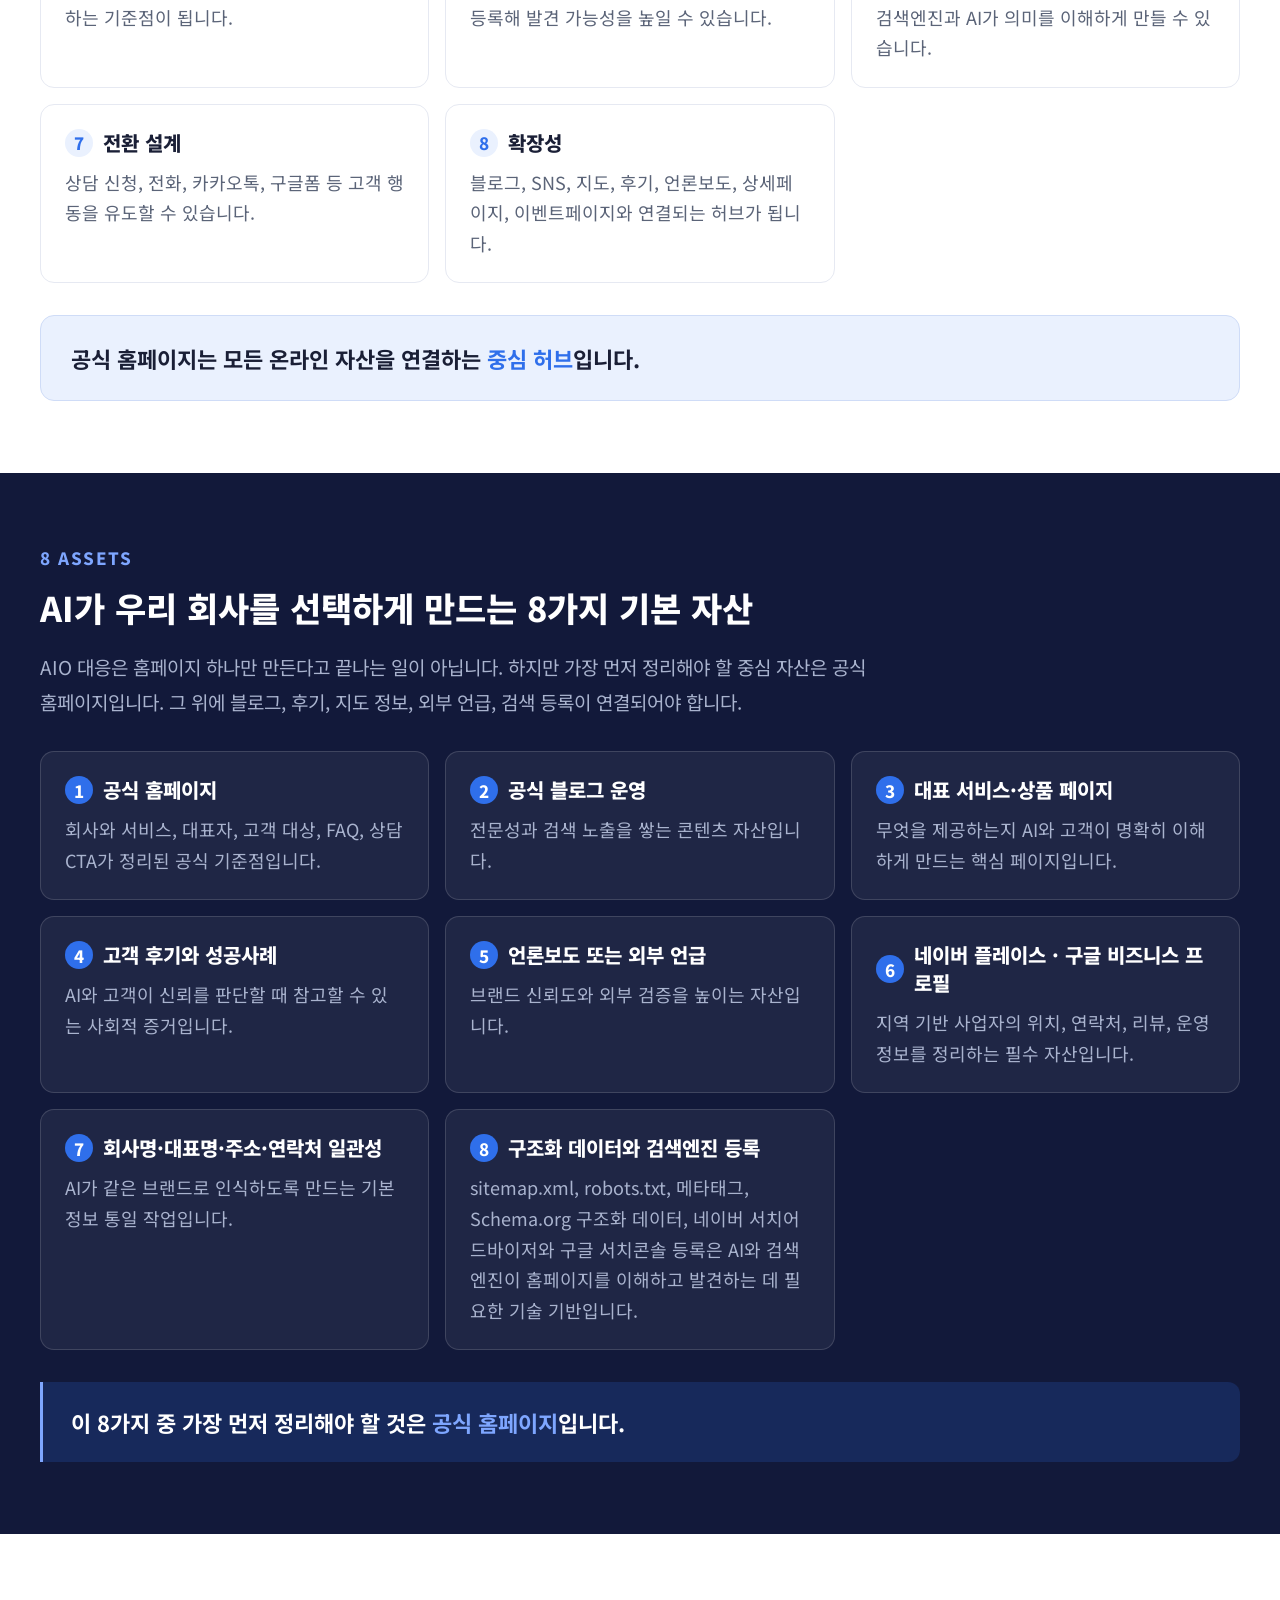
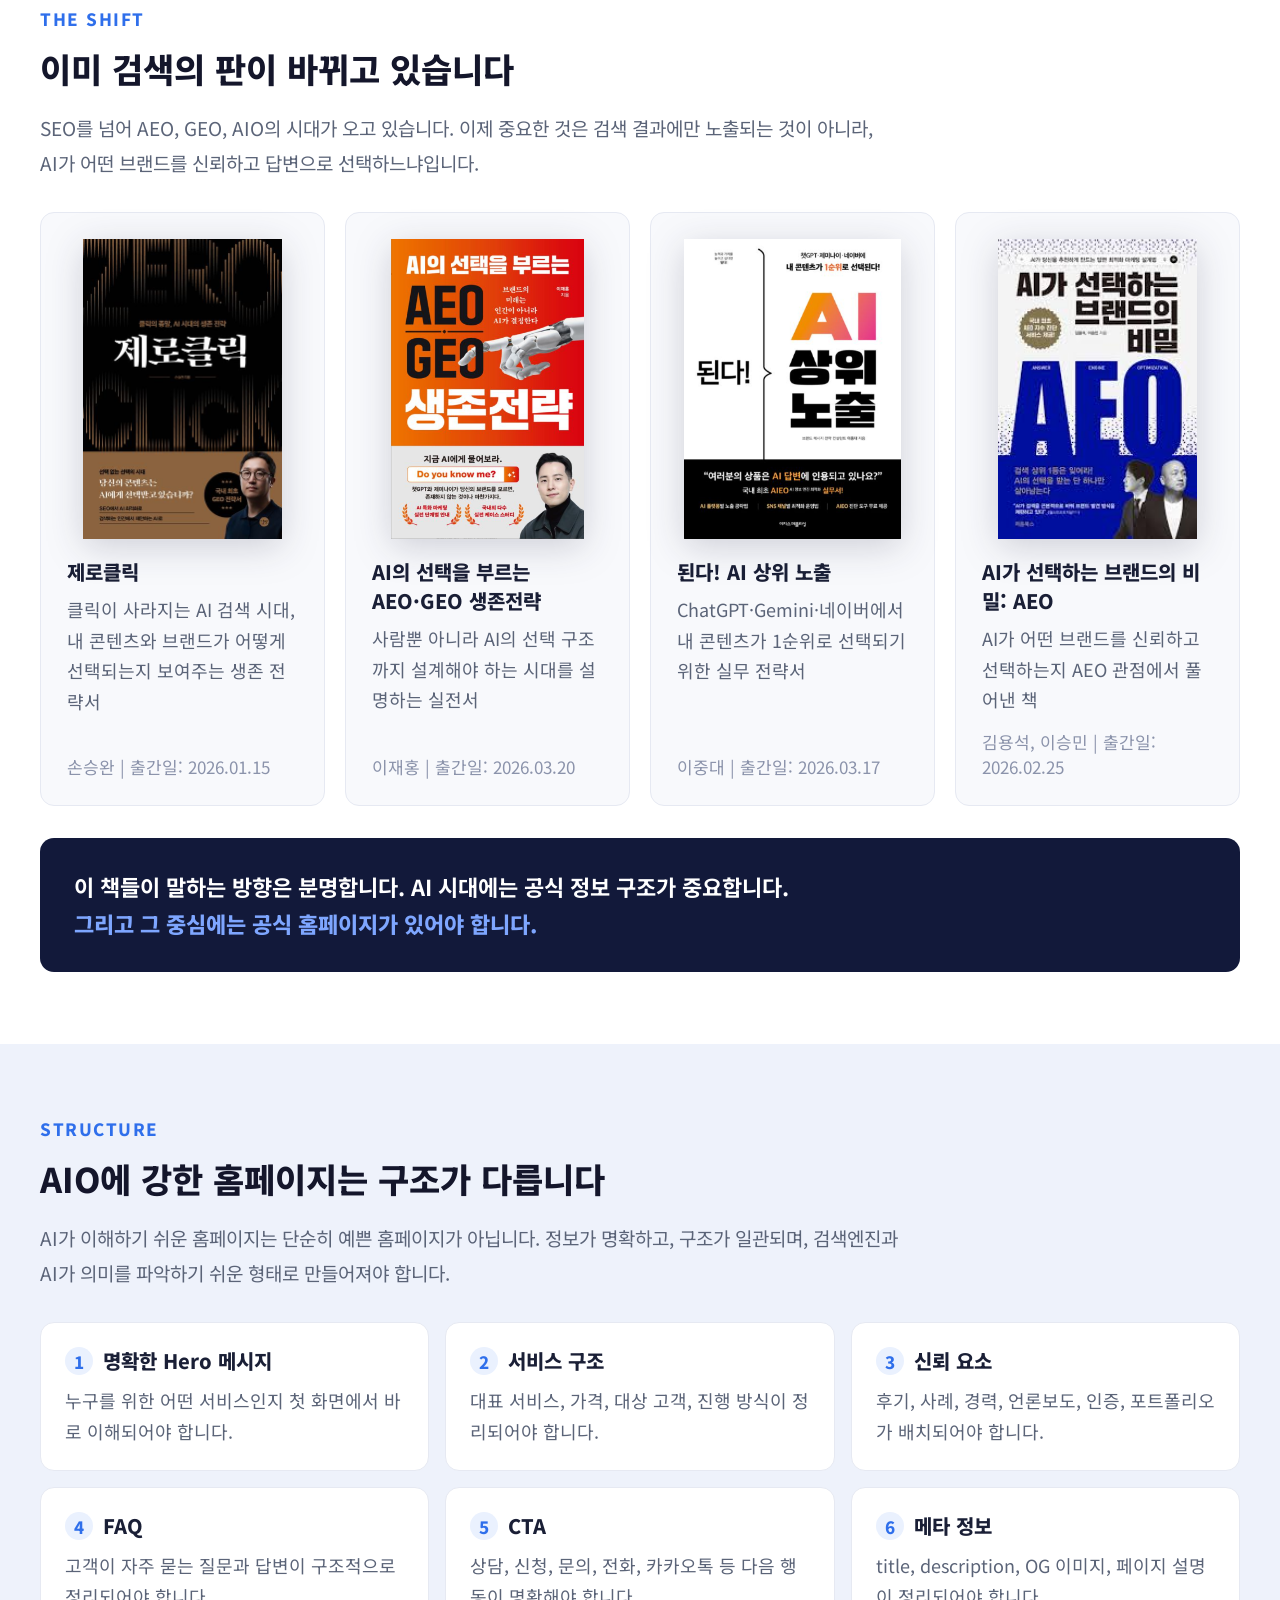
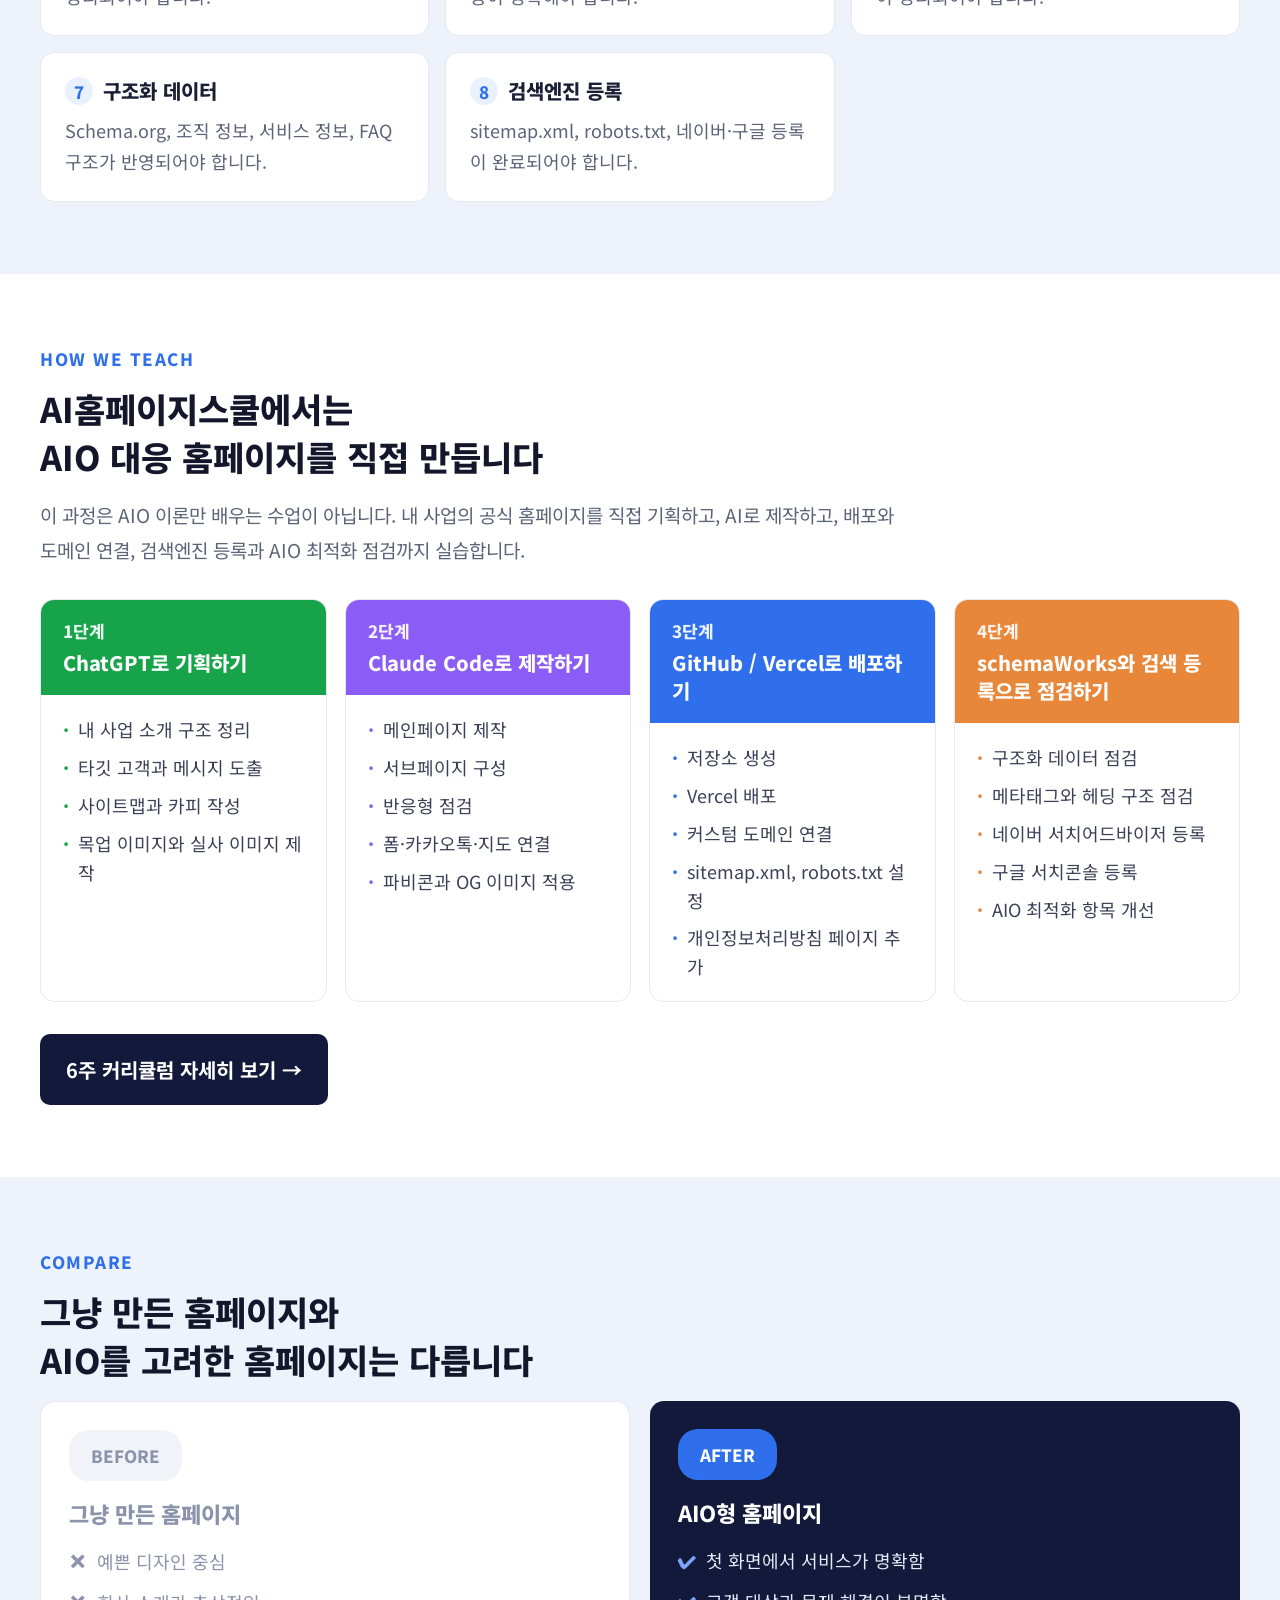
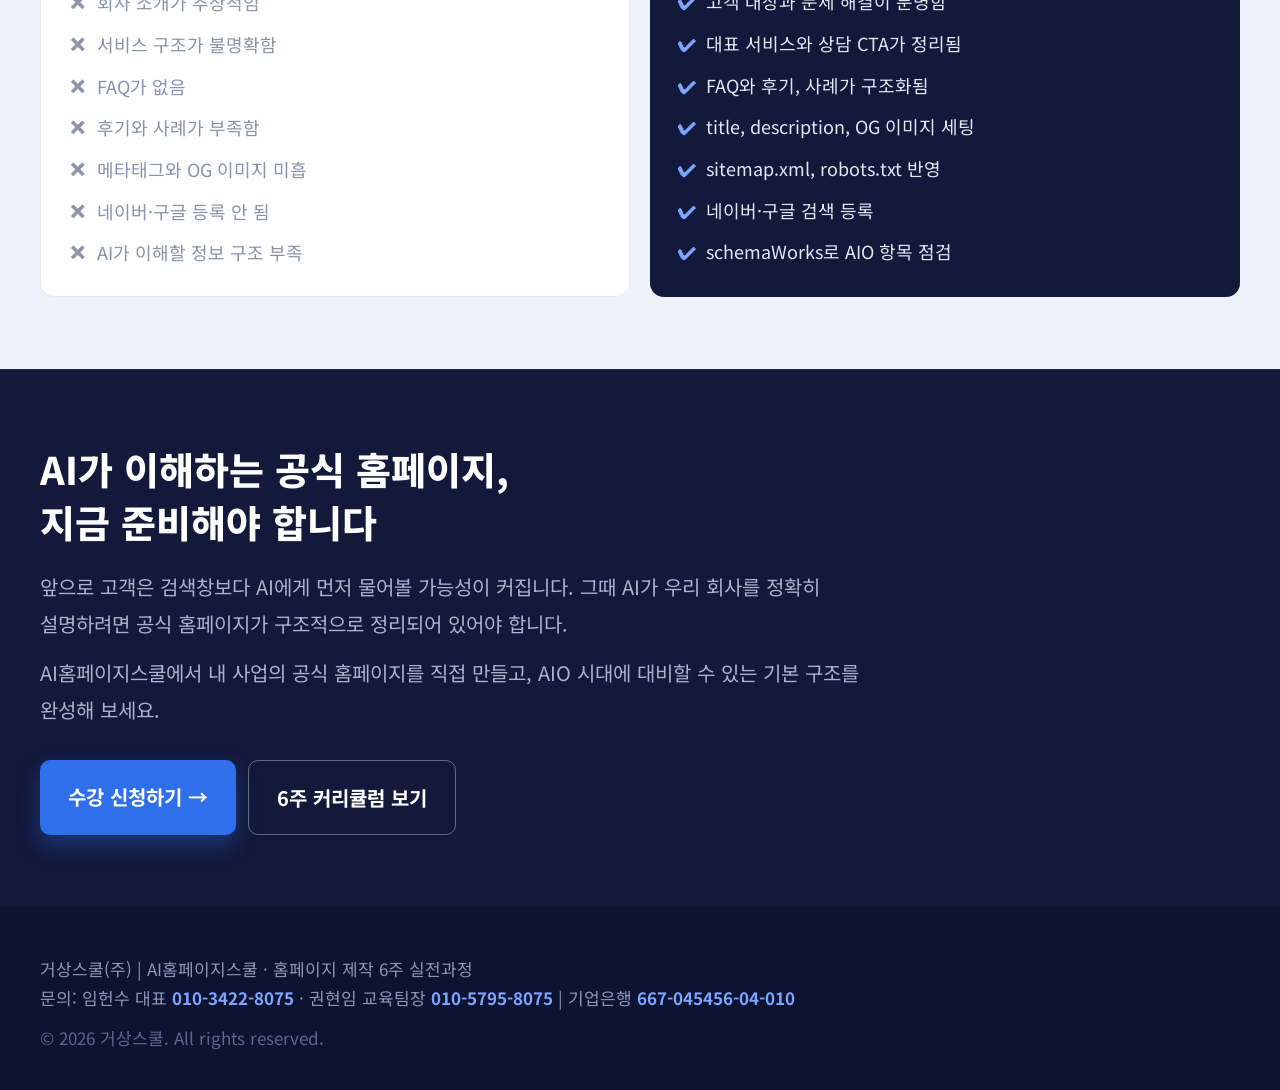
<file: aio/index.html>
<!DOCTYPE html>
<html lang="ko">
<head>
<meta charset="UTF-8">
<!-- Google tag (gtag.js) -->
<script async src="https://www.googletagmanager.com/gtag/js?id=G-12X4W1DVM3"></script>
<script>
  window.dataLayer = window.dataLayer || [];
  function gtag(){dataLayer.push(arguments);}
  gtag('js', new Date());
  gtag('config', 'G-12X4W1DVM3');
</script>
<meta name="viewport" content="width=device-width, initial-scale=1.0">
<title>AIO 홈페이지 전략 | AI홈페이지스쿨</title>
<meta name="description" content="AI홈페이지스쿨의 AIO 홈페이지 전략 페이지입니다. AI 검색 시대에 공식 홈페이지가 왜 중요한지, AEO·GEO·AIO 대응을 위해 어떤 정보 구조와 검색 등록, 구조화 데이터가 필요한지 안내합니다.">
<meta name="robots" content="index, follow">
<link rel="canonical" href="https://aihomepage-school.vercel.app/aio">
<meta property="og:type" content="website">
<meta property="og:site_name" content="AI홈페이지스쿨">
<meta property="og:title" content="AIO 홈페이지 전략 | AI홈페이지스쿨">
<meta property="og:description" content="AI홈페이지스쿨의 AIO 홈페이지 전략 페이지입니다. AI 검색 시대에 공식 홈페이지가 왜 중요한지, AEO·GEO·AIO 대응을 위해 어떤 정보 구조와 검색 등록, 구조화 데이터가 필요한지 안내합니다.">
<meta property="og:image" content="https://aihomepage-school.vercel.app/og-image-20260726-v2.png">
<meta property="og:image:width" content="1200">
<meta property="og:image:height" content="630">
<meta property="og:image:type" content="image/png">
<meta property="og:url" content="https://aihomepage-school.vercel.app/aio">
<meta property="og:locale" content="ko_KR">
<meta name="twitter:card" content="summary_large_image">
<meta name="twitter:title" content="AIO 홈페이지 전략 | AI홈페이지스쿨">
<meta name="twitter:description" content="AI홈페이지스쿨의 AIO 홈페이지 전략 페이지입니다. AI 검색 시대에 공식 홈페이지가 왜 중요한지, AEO·GEO·AIO 대응을 위해 어떤 정보 구조와 검색 등록, 구조화 데이터가 필요한지 안내합니다.">
<meta name="twitter:image" content="https://aihomepage-school.vercel.app/og-image-20260726-v2.png">
<link rel="icon" href="../assets/logo.png">
<link rel="preconnect" href="https://fonts.googleapis.com">
<link rel="preconnect" href="https://fonts.gstatic.com" crossorigin>
<link href="https://fonts.googleapis.com/css2?family=Noto+Sans+KR:wght@400;500;600;700;800;900&display=swap" rel="stylesheet">
<script type="application/ld+json">
{"@context":"https://schema.org","@type":"WebPage","@id":"https://aihomepage-school.vercel.app/aio#webpage","url":"https://aihomepage-school.vercel.app/aio","name":"AIO 홈페이지 전략 | AI홈페이지스쿨","description":"AI홈페이지스쿨의 AIO 홈페이지 전략 페이지입니다. AI 검색 시대에 공식 홈페이지가 왜 중요한지, AEO·GEO·AIO 대응을 위해 어떤 정보 구조와 검색 등록, 구조화 데이터가 필요한지 안내합니다.","inLanguage":"ko-KR","isPartOf":{"@type":"WebSite","@id":"https://aihomepage-school.vercel.app/#website","url":"https://aihomepage-school.vercel.app","name":"AI홈페이지스쿨"},"breadcrumb":{"@type":"BreadcrumbList","itemListElement":[{"@type":"ListItem","position":1,"name":"홈","item":"https://aihomepage-school.vercel.app/"},{"@type":"ListItem","position":2,"name":"AEO·GEO 대비","item":"https://aihomepage-school.vercel.app/aio"}]}}
</script>
<style>
  *{box-sizing:border-box;}
  body{margin:0;font-family:'Noto Sans KR',-apple-system,BlinkMacSystemFont,'Apple SD Gothic Neo',sans-serif;background:#f5f7fb;color:#14162b;-webkit-font-smoothing:antialiased;overflow-x:hidden;}
  a{color:#2f6feb;} a:hover{color:#1d54c4;}
  h1,h2,h3,p{word-break:keep-all;text-wrap:pretty;}
  /* 메인 index.html 에는 box-sizing 리셋이 없어 헤더 안쪽 폭이 max-width+padding 으로 잡힌다.
     헤더 줄에서만 되돌려 메인과 폭을 맞춘다. */
  .hdr{box-sizing:content-box;}
  .dnav a:nth-child(2){display:inline-block;width:126px;}
  .dnav a:nth-child(3){display:inline-block;width:151px;}
  @media (max-width: 1400px){
    [data-spacer]{height:70px!important;}
    header{min-height:70px!important;}
    .dnav{display:none!important;}
    .burger{display:flex!important;}
    .hdr{padding:14px 20px!important;}
  }
  @media (max-width:768px){
    .pad{padding-left:18px!important;padding-right:18px!important;padding-top:48px!important;padding-bottom:48px!important;}
    h1{font-size:32px!important;}
    h2{font-size:27px!important;}
    h3{font-size:22px!important;}
    .col{min-width:0!important;flex-basis:100%!important;max-width:100%!important;}
    .ctarow{flex-direction:column!important;}
    .ctarow > a{text-align:center;}
    .books{grid-template-columns:1fr!important;}
  }
</style>
<script type="application/ld+json">
{"@context":"https://schema.org","@type":"BreadcrumbList","itemListElement":[{"@type":"ListItem","position":1,"name":"홈","item":"https://aihomepage-school.vercel.app/"},{"@type":"ListItem","position":2,"name":"AEO·GEO 대비","item":"https://aihomepage-school.vercel.app/aio"}]}
</script>
</head>
<body>

  <header style="position:fixed;top:0;left:0;right:0;z-index:50;background:#fff;border-bottom:1px solid #ececf2;min-height:94px;">
    <div style="max-width:1340px;margin:0 auto;display:flex;align-items:center;justify-content:space-between;padding:14px 40px;gap:20px;" class="hdr">
      <a href="/" style="display:flex;align-items:center;gap:8px;color:#14162b;font-weight:800;font-size:28px;letter-spacing:-0.3px;white-space:nowrap;text-decoration:none;">
        <img src="../assets/logo.png" alt="AI홈페이지스쿨" style="height:32px;width:auto;display:block;">AI홈페이지스쿨
      </a>
      <nav class="dnav" aria-label="주요 메뉴" style="display:flex;align-items:center;gap:16px;">
        <a href="/about" style="color:#3b4258;font-size:23px;font-weight:500;white-space:nowrap;text-decoration:none;">스쿨 소개</a>
        <a href="/curriculum" style="color:#3b4258;font-size:23px;font-weight:500;white-space:nowrap;text-decoration:none;">6주 커리큘럼</a>
        <a href="/aio" aria-current="page" style="color:#2f6feb;font-size:23px;font-weight:700;white-space:nowrap;text-decoration:none;">AEO·GEO 대비</a>
        <a href="/schemaworks" style="color:#3b4258;font-size:23px;font-weight:500;white-space:nowrap;text-decoration:none;">스키마웍스</a>
        <a href="/examples" style="color:#3b4258;font-size:23px;font-weight:500;white-space:nowrap;text-decoration:none;">제작사례</a>
        <a href="/apply" style="color:#3b4258;font-size:23px;font-weight:500;white-space:nowrap;text-decoration:none;">수강 안내</a>
      </nav>
      <button class="burger" type="button" aria-label="모바일 메뉴 열기" aria-expanded="false" aria-controls="mnav" style="display:none;flex-direction:column;justify-content:center;gap:5px;width:36px;height:36px;border:0;background:transparent;cursor:pointer;">
        <span style="width:24px;height:2px;background:#14162b;border-radius:2px;"></span>
        <span style="width:24px;height:2px;background:#14162b;border-radius:2px;"></span>
        <span style="width:24px;height:2px;background:#14162b;border-radius:2px;"></span>
      </button>
    </div>
    <nav id="mnav" aria-label="모바일 메뉴" style="display:none;flex-direction:column;background:#fff;border-top:1px solid #ececf2;padding:12px 20px 20px;gap:2px;">
      <a href="/about" style="color:#3b4258;font-size:21px;font-weight:600;padding:12px 4px;border-bottom:1px solid #f1f2f6;text-decoration:none;">스쿨 소개</a>
      <a href="/curriculum" style="color:#3b4258;font-size:21px;font-weight:600;padding:12px 4px;border-bottom:1px solid #f1f2f6;text-decoration:none;">6주 커리큘럼</a>
      <a href="/aio" aria-current="page" style="color:#2f6feb;font-size:21px;font-weight:700;padding:12px 4px;border-bottom:1px solid #f1f2f6;text-decoration:none;">AEO·GEO 대비</a>
      <a href="/schemaworks" style="color:#3b4258;font-size:21px;font-weight:600;padding:12px 4px;border-bottom:1px solid #f1f2f6;text-decoration:none;">스키마웍스</a>
      <a href="/examples" style="color:#3b4258;font-size:21px;font-weight:600;padding:12px 4px;border-bottom:1px solid #f1f2f6;text-decoration:none;">제작사례</a>
      <a href="/apply" style="color:#3b4258;font-size:21px;font-weight:600;padding:12px 4px;border-bottom:1px solid #f1f2f6;text-decoration:none;">수강 안내</a>
    </nav>
  </header>
  <div data-spacer style="height:94px;"></div>

  <!-- HERO -->
  <section class="pad" style="background:#12193a;padding:72px 40px 64px;">
    <div style="max-width:1340px;margin:0 auto;display:flex;gap:56px;flex-wrap:wrap;align-items:flex-start;justify-content:space-between;">
      <div style="flex:1 1 540px;min-width:400px;max-width:660px;" class="col">
        <div style="font-size:17px;font-weight:800;color:#7ea6ff;letter-spacing:2px;margin-bottom:18px;">AEO · GEO · AIO STRATEGY</div>
        <h1 style="font-size:49px;line-height:1.32;font-weight:800;margin:0 0 20px;color:#fff;letter-spacing:-0.6px;">AEO·GEO 시대,<br><span style="color:#7ea6ff;">왜 공식 홈페이지가 필요한가</span></h1>
        <p style="font-size:20px;line-height:1.85;color:#a9b3ce;margin:0 0 26px;">
          검색의 판이 바뀌고 있습니다. 이제 고객은 검색창뿐 아니라 ChatGPT, Gemini, 네이버 AI 검색을 통해 브랜드와 서비스를 발견합니다. AI가 우리 회사를 이해하고 추천하려면, 가장 먼저 <strong style="color:#fff;">공식 홈페이지가 구조적으로 정리</strong>되어 있어야 합니다.
        </p>
        <div style="display:flex;gap:9px;flex-wrap:wrap;margin-bottom:28px;">
          <div style="background:rgba(255,255,255,0.08);border:1px solid rgba(255,255,255,0.18);border-radius:8px;padding:15px 20px;font-size:18px;font-weight:600;color:#dfe3f5;">AIO 시대 공식 홈페이지 전략</div><div style="background:rgba(255,255,255,0.08);border:1px solid rgba(255,255,255,0.18);border-radius:8px;padding:15px 20px;font-size:18px;font-weight:600;color:#dfe3f5;">AI가 이해하는 정보 구조</div><div style="background:rgba(255,255,255,0.08);border:1px solid rgba(255,255,255,0.18);border-radius:8px;padding:15px 20px;font-size:18px;font-weight:600;color:#dfe3f5;">SEO·GEO·AEO 대응</div><div style="background:rgba(255,255,255,0.08);border:1px solid rgba(255,255,255,0.18);border-radius:8px;padding:15px 20px;font-size:18px;font-weight:600;color:#dfe3f5;">구조화 데이터 점검</div><div style="background:rgba(255,255,255,0.08);border:1px solid rgba(255,255,255,0.18);border-radius:8px;padding:15px 20px;font-size:18px;font-weight:600;color:#dfe3f5;">schemaWorks AIO 진단</div><div style="background:rgba(255,255,255,0.08);border:1px solid rgba(255,255,255,0.18);border-radius:8px;padding:15px 20px;font-size:18px;font-weight:600;color:#dfe3f5;">네이버·구글 검색 등록</div>
        </div>
        <div style="display:flex;gap:12px;flex-wrap:wrap;" class="ctarow">
          <a href="/curriculum" style="background:#2f6feb;color:#fff;font-weight:700;font-size:20px;padding:22px 28px;border-radius:10px;text-decoration:none;box-shadow:0 10px 22px rgba(47,111,235,0.35);">6주 커리큘럼 보기 →</a>
          <a href="/apply" style="background:transparent;color:#fff;font-weight:700;font-size:20px;padding:22px 28px;border-radius:10px;border:1px solid rgba(255,255,255,0.35);text-decoration:none;">수강 신청하기</a>
        </div>
      </div>

      <div style="flex:1 1 400px;min-width:340px;max-width:500px;background:rgba(255,255,255,0.06);border:1px solid rgba(255,255,255,0.14);border-radius:16px;padding:28px;" class="col">
        <div style="color:#7ea6ff;font-size:17px;font-weight:800;letter-spacing:1px;margin-bottom:18px;text-align:center;">AI가 읽는 정보 허브</div>
        <div style="background:#2f6feb;border-radius:12px;padding:24px;text-align:center;margin-bottom:16px;">
          <div style="color:#fff;font-size:22px;font-weight:800;">공식 홈페이지</div>
          <div style="color:rgba(255,255,255,0.8);font-size:17px;margin-top:4px;">AI가 우리 회사를 이해하는 기준점</div>
        </div>
        <div style="text-align:center;color:#7ea6ff;font-size:22px;margin-bottom:14px;">▲</div>
        <div style="display:flex;flex-wrap:wrap;gap:8px;justify-content:center;">
          <div style="background:rgba(255,255,255,0.07);border:1px solid rgba(255,255,255,0.15);border-radius:20px;padding:15px 21px;font-size:17px;font-weight:600;color:#dfe3f5;">블로그</div><div style="background:rgba(255,255,255,0.07);border:1px solid rgba(255,255,255,0.15);border-radius:20px;padding:15px 21px;font-size:17px;font-weight:600;color:#dfe3f5;">SNS</div><div style="background:rgba(255,255,255,0.07);border:1px solid rgba(255,255,255,0.15);border-radius:20px;padding:15px 21px;font-size:17px;font-weight:600;color:#dfe3f5;">고객 후기</div><div style="background:rgba(255,255,255,0.07);border:1px solid rgba(255,255,255,0.15);border-radius:20px;padding:15px 21px;font-size:17px;font-weight:600;color:#dfe3f5;">언론보도</div><div style="background:rgba(255,255,255,0.07);border:1px solid rgba(255,255,255,0.15);border-radius:20px;padding:15px 21px;font-size:17px;font-weight:600;color:#dfe3f5;">네이버 플레이스</div><div style="background:rgba(255,255,255,0.07);border:1px solid rgba(255,255,255,0.15);border-radius:20px;padding:15px 21px;font-size:17px;font-weight:600;color:#dfe3f5;">구글 비즈니스 프로필</div><div style="background:rgba(255,255,255,0.07);border:1px solid rgba(255,255,255,0.15);border-radius:20px;padding:15px 21px;font-size:17px;font-weight:600;color:#dfe3f5;">FAQ</div><div style="background:rgba(255,255,255,0.07);border:1px solid rgba(255,255,255,0.15);border-radius:20px;padding:15px 21px;font-size:17px;font-weight:600;color:#dfe3f5;">구조화 데이터</div><div style="background:rgba(255,255,255,0.07);border:1px solid rgba(255,255,255,0.15);border-radius:20px;padding:15px 21px;font-size:17px;font-weight:600;color:#dfe3f5;">검색엔진 등록</div><div style="background:rgba(255,255,255,0.07);border:1px solid rgba(255,255,255,0.15);border-radius:20px;padding:15px 21px;font-size:17px;font-weight:600;color:#dfe3f5;">AI 답변</div>
        </div>
      </div>
    </div>
  </section>


  <section class="pad" style="background:#ffffff;padding:72px 40px;">
    <div style="max-width:1340px;margin:0 auto;"><div style="font-size:17px;font-weight:800;color:#2f6feb;letter-spacing:1.5px;margin-bottom:14px;">PROBLEM</div><h2 style="font-size:34px;font-weight:800;margin:0 0 16px;color:#14162b;line-height:1.42;">AI는 없는 정보를 선택할 수 없습니다</h2><p style="font-size:19px;line-height:1.85;color:#5b6478;margin:0 0 32px;max-width:860px;">AI가 우리 회사를 추천하려면 먼저 이해할 수 있는 정보가 있어야 합니다. 하지만 많은 1인기업과 소상공인은 중요한 정보가 블로그, SNS, 카카오톡, 소개서, 명함, 지도 정보에 흩어져 있습니다.</p><div style="display:grid;grid-template-columns:repeat(auto-fit,minmax(300px,1fr));gap:16px;">
      <div style="background:#fff;border:1px solid #e6e9f2;border-radius:14px;padding:24px;">
        <div style="display:flex;align-items:center;gap:10px;margin-bottom:10px;">
          <div style="width:28px;height:28px;flex:none;border-radius:50%;background:#eaf1fe;color:#2f6feb;font-size:17px;font-weight:800;display:flex;align-items:center;justify-content:center;">1</div>
          <div style="font-size:20px;font-weight:800;color:#1a1f36;line-height:1.4;">공식 홈페이지가 없습니다</div>
        </div>
        <div style="font-size:18px;line-height:1.7;color:#5b6478;">블로그와 SNS는 있지만, 내 사업을 종합적으로 설명하는 공식 기준점이 없습니다.</div>
      </div>
      <div style="background:#fff;border:1px solid #e6e9f2;border-radius:14px;padding:24px;">
        <div style="display:flex;align-items:center;gap:10px;margin-bottom:10px;">
          <div style="width:28px;height:28px;flex:none;border-radius:50%;background:#eaf1fe;color:#2f6feb;font-size:17px;font-weight:800;display:flex;align-items:center;justify-content:center;">2</div>
          <div style="font-size:20px;font-weight:800;color:#1a1f36;line-height:1.4;">정보가 흩어져 있습니다</div>
        </div>
        <div style="font-size:18px;line-height:1.7;color:#5b6478;">서비스 소개, 가격, 후기, 문의 방법이 여러 채널에 나뉘어 있어 고객과 AI가 한 번에 이해하기 어렵습니다.</div>
      </div>
      <div style="background:#fff;border:1px solid #e6e9f2;border-radius:14px;padding:24px;">
        <div style="display:flex;align-items:center;gap:10px;margin-bottom:10px;">
          <div style="width:28px;height:28px;flex:none;border-radius:50%;background:#eaf1fe;color:#2f6feb;font-size:17px;font-weight:800;display:flex;align-items:center;justify-content:center;">3</div>
          <div style="font-size:20px;font-weight:800;color:#1a1f36;line-height:1.4;">AI가 읽을 구조가 부족합니다</div>
        </div>
        <div style="font-size:18px;line-height:1.7;color:#5b6478;">회사명, 대표 서비스, 전문 분야, FAQ, 연락처가 구조적으로 정리되어 있지 않습니다.</div>
      </div>
      <div style="background:#fff;border:1px solid #e6e9f2;border-radius:14px;padding:24px;">
        <div style="display:flex;align-items:center;gap:10px;margin-bottom:10px;">
          <div style="width:28px;height:28px;flex:none;border-radius:50%;background:#eaf1fe;color:#2f6feb;font-size:17px;font-weight:800;display:flex;align-items:center;justify-content:center;">4</div>
          <div style="font-size:20px;font-weight:800;color:#1a1f36;line-height:1.4;">고객이 신뢰하기 어렵습니다</div>
        </div>
        <div style="font-size:18px;line-height:1.7;color:#5b6478;">링크를 공유해도 전문적인 첫인상을 주지 못하고, 상담 전환으로 이어지기 어렵습니다.</div>
      </div>
      <div style="background:#fff;border:1px solid #e6e9f2;border-radius:14px;padding:24px;">
        <div style="display:flex;align-items:center;gap:10px;margin-bottom:10px;">
          <div style="width:28px;height:28px;flex:none;border-radius:50%;background:#eaf1fe;color:#2f6feb;font-size:17px;font-weight:800;display:flex;align-items:center;justify-content:center;">5</div>
          <div style="font-size:20px;font-weight:800;color:#1a1f36;line-height:1.4;">검색엔진 등록이 되어 있지 않습니다</div>
        </div>
        <div style="font-size:18px;line-height:1.7;color:#5b6478;">네이버와 구글에 사이트맵이 제출되지 않아 검색 노출과 색인에 불리할 수 있습니다.</div>
      </div>
      <div style="background:#fff;border:1px solid #e6e9f2;border-radius:14px;padding:24px;">
        <div style="display:flex;align-items:center;gap:10px;margin-bottom:10px;">
          <div style="width:28px;height:28px;flex:none;border-radius:50%;background:#eaf1fe;color:#2f6feb;font-size:17px;font-weight:800;display:flex;align-items:center;justify-content:center;">6</div>
          <div style="font-size:20px;font-weight:800;color:#1a1f36;line-height:1.4;">구조화 데이터가 없습니다</div>
        </div>
        <div style="font-size:18px;line-height:1.7;color:#5b6478;">Schema.org, 메타태그, 헤딩 구조가 정리되지 않으면 검색엔진과 AI가 페이지 의미를 이해하기 어렵습니다.</div>
      </div></div><div style="margin-top:32px;background:#12193a;border-radius:14px;padding:30px 34px;">
      <div style="color:#fff;font-size:25px;font-weight:800;line-height:1.6;">AI가 우리 회사를 제대로 설명하려면,<br><span style="color:#7ea6ff;">먼저 AI가 읽을 수 있는 공식 홈페이지가 필요합니다.</span></div>
    </div></div>
  </section>


  <section class="pad" style="background:#eef2fb;padding:72px 40px;">
    <div style="max-width:1340px;margin:0 auto;"><div style="font-size:17px;font-weight:800;color:#2f6feb;letter-spacing:1.5px;margin-bottom:14px;">WHAT IS AIO</div><h2 style="font-size:34px;font-weight:800;margin:0 0 16px;color:#14162b;line-height:1.42;">AIO는 검색 결과가 아니라<br>AI의 답변 안에서 선택되는 구조입니다</h2><p style="font-size:19px;line-height:1.85;color:#5b6478;margin:0 0 32px;max-width:860px;">AIO는 AI 기반 검색 환경에서 우리 브랜드, 상품, 서비스, 콘텐츠가 AI의 답변에 더 잘 이해되고, 더 잘 언급되고, 더 신뢰받도록 만드는 관점입니다. 기존 검색이 '검색 결과에서 몇 번째에 노출되는가'에 가까웠다면, AI 검색 시대에는 'AI가 누구를 답변으로 선택하는가'가 중요해집니다.</p><div style="display:flex;gap:20px;flex-wrap:wrap;margin-bottom:28px;">
      <div style="flex:1 1 380px;min-width:300px;background:#fff;border:1px solid #e6e9f2;border-radius:14px;padding:28px;" class="col">
        <div style="display:inline-block;background:#f1f3f8;color:#8b93ab;font-size:17px;font-weight:800;padding:13px 22px;border-radius:20px;margin-bottom:18px;">기존 SEO 중심 검색</div>
        <div style="display:flex;flex-direction:column;gap:11px;">
          <div style="display:flex;gap:10px;font-size:18px;line-height:1.65;color:#8b93ab;"><span style="font-weight:800;">·</span><span>키워드 검색</span></div><div style="display:flex;gap:10px;font-size:18px;line-height:1.65;color:#8b93ab;"><span style="font-weight:800;">·</span><span>검색 결과 목록 확인</span></div><div style="display:flex;gap:10px;font-size:18px;line-height:1.65;color:#8b93ab;"><span style="font-weight:800;">·</span><span>사용자가 링크 클릭</span></div><div style="display:flex;gap:10px;font-size:18px;line-height:1.65;color:#8b93ab;"><span style="font-weight:800;">·</span><span>페이지 방문 후 비교</span></div><div style="display:flex;gap:10px;font-size:18px;line-height:1.65;color:#8b93ab;"><span style="font-weight:800;">·</span><span>블로그, 홈페이지, 쇼핑몰 개별 노출</span></div>
        </div>
      </div>
      <div style="flex:1 1 380px;min-width:300px;background:#12193a;border-radius:14px;padding:28px;" class="col">
        <div style="display:inline-block;background:#2f6feb;color:#fff;font-size:17px;font-weight:800;padding:13px 22px;border-radius:20px;margin-bottom:18px;">AI 검색 · AIO 시대</div>
        <div style="display:flex;flex-direction:column;gap:11px;">
          <div style="display:flex;gap:10px;font-size:18px;line-height:1.65;color:#e4e8f5;"><span style="color:#7ea6ff;font-weight:800;">✔</span><span>사용자가 질문</span></div><div style="display:flex;gap:10px;font-size:18px;line-height:1.65;color:#e4e8f5;"><span style="color:#7ea6ff;font-weight:800;">✔</span><span>AI가 정보를 요약</span></div><div style="display:flex;gap:10px;font-size:18px;line-height:1.65;color:#e4e8f5;"><span style="color:#7ea6ff;font-weight:800;">✔</span><span>AI가 브랜드와 서비스를 추천</span></div><div style="display:flex;gap:10px;font-size:18px;line-height:1.65;color:#e4e8f5;"><span style="color:#7ea6ff;font-weight:800;">✔</span><span>답변 안에서 신뢰도 판단</span></div><div style="display:flex;gap:10px;font-size:18px;line-height:1.65;color:#e4e8f5;"><span style="color:#7ea6ff;font-weight:800;">✔</span><span>공식 홈페이지, 후기, 지도, 블로그, 외부 언급을 종합적으로 해석</span></div>
        </div>
      </div>
    </div>
    <div style="background:#fff;border:1px solid #cfdcf7;border-radius:12px;padding:24px 28px;font-size:22px;font-weight:700;color:#1a1f36;line-height:1.6;">그래서 이제는 단순 노출보다 <span style="color:#2f6feb;">AI가 이해할 수 있는 공식 정보 구조</span>가 중요합니다.</div></div>
  </section>


  <section class="pad" style="background:#ffffff;padding:72px 40px;">
    <div style="max-width:1340px;margin:0 auto;"><div style="font-size:17px;font-weight:800;color:#2f6feb;letter-spacing:1.5px;margin-bottom:14px;">WHY HOMEPAGE FIRST</div><h2 style="font-size:34px;font-weight:800;margin:0 0 16px;color:#14162b;line-height:1.42;">AIO 대응의 1순위는 공식 홈페이지입니다</h2><p style="font-size:19px;line-height:1.85;color:#5b6478;margin:0 0 32px;max-width:860px;">블로그, SNS, 스마트플레이스, 언론홍보도 중요합니다. 하지만 AI가 회사를 이해하는 기준점은 결국 공식 홈페이지입니다. 공식 홈페이지는 회사 소개, 서비스 구조, 브랜드 메시지, 신뢰 요소, 문의 전환, 그리고 구조화된 정보를 가장 밀도 높게 정리할 수 있는 중심 자산입니다.</p><div style="display:grid;grid-template-columns:repeat(auto-fit,minmax(300px,1fr));gap:16px;">
      <div style="background:#fff;border:1px solid #e6e9f2;border-radius:14px;padding:24px;">
        <div style="display:flex;align-items:center;gap:10px;margin-bottom:10px;">
          <div style="width:28px;height:28px;flex:none;border-radius:50%;background:#eaf1fe;color:#2f6feb;font-size:17px;font-weight:800;display:flex;align-items:center;justify-content:center;">1</div>
          <div style="font-size:20px;font-weight:800;color:#1a1f36;line-height:1.4;">공식성</div>
        </div>
        <div style="font-size:18px;line-height:1.7;color:#5b6478;">홈페이지는 회사가 직접 관리하는 가장 공식적인 채널입니다.</div>
      </div>
      <div style="background:#fff;border:1px solid #e6e9f2;border-radius:14px;padding:24px;">
        <div style="display:flex;align-items:center;gap:10px;margin-bottom:10px;">
          <div style="width:28px;height:28px;flex:none;border-radius:50%;background:#eaf1fe;color:#2f6feb;font-size:17px;font-weight:800;display:flex;align-items:center;justify-content:center;">2</div>
          <div style="font-size:20px;font-weight:800;color:#1a1f36;line-height:1.4;">정보 집중</div>
        </div>
        <div style="font-size:18px;line-height:1.7;color:#5b6478;">서비스, 가격, 후기, FAQ, 문의 방법을 한곳에 정리할 수 있습니다.</div>
      </div>
      <div style="background:#fff;border:1px solid #e6e9f2;border-radius:14px;padding:24px;">
        <div style="display:flex;align-items:center;gap:10px;margin-bottom:10px;">
          <div style="width:28px;height:28px;flex:none;border-radius:50%;background:#eaf1fe;color:#2f6feb;font-size:17px;font-weight:800;display:flex;align-items:center;justify-content:center;">3</div>
          <div style="font-size:20px;font-weight:800;color:#1a1f36;line-height:1.4;">브랜드 일관성</div>
        </div>
        <div style="font-size:18px;line-height:1.7;color:#5b6478;">회사명, 대표자명, 주소, 연락처, 서비스명을 일관되게 관리할 수 있습니다.</div>
      </div>
      <div style="background:#fff;border:1px solid #e6e9f2;border-radius:14px;padding:24px;">
        <div style="display:flex;align-items:center;gap:10px;margin-bottom:10px;">
          <div style="width:28px;height:28px;flex:none;border-radius:50%;background:#eaf1fe;color:#2f6feb;font-size:17px;font-weight:800;display:flex;align-items:center;justify-content:center;">4</div>
          <div style="font-size:20px;font-weight:800;color:#1a1f36;line-height:1.4;">AI 이해도</div>
        </div>
        <div style="font-size:18px;line-height:1.7;color:#5b6478;">AI가 회사의 전문 분야와 대표 서비스를 파악하는 기준점이 됩니다.</div>
      </div>
      <div style="background:#fff;border:1px solid #e6e9f2;border-radius:14px;padding:24px;">
        <div style="display:flex;align-items:center;gap:10px;margin-bottom:10px;">
          <div style="width:28px;height:28px;flex:none;border-radius:50%;background:#eaf1fe;color:#2f6feb;font-size:17px;font-weight:800;display:flex;align-items:center;justify-content:center;">5</div>
          <div style="font-size:20px;font-weight:800;color:#1a1f36;line-height:1.4;">검색 등록</div>
        </div>
        <div style="font-size:18px;line-height:1.7;color:#5b6478;">네이버 서치어드바이저와 구글 서치콘솔에 등록해 발견 가능성을 높일 수 있습니다.</div>
      </div>
      <div style="background:#fff;border:1px solid #e6e9f2;border-radius:14px;padding:24px;">
        <div style="display:flex;align-items:center;gap:10px;margin-bottom:10px;">
          <div style="width:28px;height:28px;flex:none;border-radius:50%;background:#eaf1fe;color:#2f6feb;font-size:17px;font-weight:800;display:flex;align-items:center;justify-content:center;">6</div>
          <div style="font-size:20px;font-weight:800;color:#1a1f36;line-height:1.4;">구조화 데이터</div>
        </div>
        <div style="font-size:18px;line-height:1.7;color:#5b6478;">Schema.org, 메타태그, 헤딩 구조를 통해 검색엔진과 AI가 의미를 이해하게 만들 수 있습니다.</div>
      </div>
      <div style="background:#fff;border:1px solid #e6e9f2;border-radius:14px;padding:24px;">
        <div style="display:flex;align-items:center;gap:10px;margin-bottom:10px;">
          <div style="width:28px;height:28px;flex:none;border-radius:50%;background:#eaf1fe;color:#2f6feb;font-size:17px;font-weight:800;display:flex;align-items:center;justify-content:center;">7</div>
          <div style="font-size:20px;font-weight:800;color:#1a1f36;line-height:1.4;">전환 설계</div>
        </div>
        <div style="font-size:18px;line-height:1.7;color:#5b6478;">상담 신청, 전화, 카카오톡, 구글폼 등 고객 행동을 유도할 수 있습니다.</div>
      </div>
      <div style="background:#fff;border:1px solid #e6e9f2;border-radius:14px;padding:24px;">
        <div style="display:flex;align-items:center;gap:10px;margin-bottom:10px;">
          <div style="width:28px;height:28px;flex:none;border-radius:50%;background:#eaf1fe;color:#2f6feb;font-size:17px;font-weight:800;display:flex;align-items:center;justify-content:center;">8</div>
          <div style="font-size:20px;font-weight:800;color:#1a1f36;line-height:1.4;">확장성</div>
        </div>
        <div style="font-size:18px;line-height:1.7;color:#5b6478;">블로그, SNS, 지도, 후기, 언론보도, 상세페이지, 이벤트페이지와 연결되는 허브가 됩니다.</div>
      </div></div><div style="margin-top:32px;background:#eaf1fe;border:1px solid #cfdcf7;border-radius:14px;padding:26px 30px;font-size:22px;font-weight:700;color:#1a1f36;">공식 홈페이지는 모든 온라인 자산을 연결하는 <span style="color:#2f6feb;">중심 허브</span>입니다.</div></div>
  </section>


  <section class="pad" style="background:#12193a;padding:72px 40px;">
    <div style="max-width:1340px;margin:0 auto;"><div style="font-size:17px;font-weight:800;color:#7ea6ff;letter-spacing:1.5px;margin-bottom:14px;">8 ASSETS</div><h2 style="font-size:34px;font-weight:800;margin:0 0 16px;color:#fff;line-height:1.42;">AI가 우리 회사를 선택하게 만드는 8가지 기본 자산</h2><p style="font-size:19px;line-height:1.85;color:#a9b3ce;margin:0 0 32px;max-width:860px;">AIO 대응은 홈페이지 하나만 만든다고 끝나는 일이 아닙니다. 하지만 가장 먼저 정리해야 할 중심 자산은 공식 홈페이지입니다. 그 위에 블로그, 후기, 지도 정보, 외부 언급, 검색 등록이 연결되어야 합니다.</p><div style="display:grid;grid-template-columns:repeat(auto-fit,minmax(300px,1fr));gap:16px;">
      <div style="background:rgba(255,255,255,0.06);border:1px solid rgba(255,255,255,0.14);border-radius:14px;padding:24px;">
        <div style="display:flex;align-items:center;gap:10px;margin-bottom:10px;">
          <div style="width:28px;height:28px;flex:none;border-radius:50%;background:#2f6feb;color:#fff;font-size:17px;font-weight:800;display:flex;align-items:center;justify-content:center;">1</div>
          <div style="font-size:20px;font-weight:800;color:#fff;line-height:1.4;">공식 홈페이지</div>
        </div>
        <div style="font-size:18px;line-height:1.7;color:#a9b3ce;">회사와 서비스, 대표자, 고객 대상, FAQ, 상담 CTA가 정리된 공식 기준점입니다.</div>
      </div>
      <div style="background:rgba(255,255,255,0.06);border:1px solid rgba(255,255,255,0.14);border-radius:14px;padding:24px;">
        <div style="display:flex;align-items:center;gap:10px;margin-bottom:10px;">
          <div style="width:28px;height:28px;flex:none;border-radius:50%;background:#2f6feb;color:#fff;font-size:17px;font-weight:800;display:flex;align-items:center;justify-content:center;">2</div>
          <div style="font-size:20px;font-weight:800;color:#fff;line-height:1.4;">공식 블로그 운영</div>
        </div>
        <div style="font-size:18px;line-height:1.7;color:#a9b3ce;">전문성과 검색 노출을 쌓는 콘텐츠 자산입니다.</div>
      </div>
      <div style="background:rgba(255,255,255,0.06);border:1px solid rgba(255,255,255,0.14);border-radius:14px;padding:24px;">
        <div style="display:flex;align-items:center;gap:10px;margin-bottom:10px;">
          <div style="width:28px;height:28px;flex:none;border-radius:50%;background:#2f6feb;color:#fff;font-size:17px;font-weight:800;display:flex;align-items:center;justify-content:center;">3</div>
          <div style="font-size:20px;font-weight:800;color:#fff;line-height:1.4;">대표 서비스·상품 페이지</div>
        </div>
        <div style="font-size:18px;line-height:1.7;color:#a9b3ce;">무엇을 제공하는지 AI와 고객이 명확히 이해하게 만드는 핵심 페이지입니다.</div>
      </div>
      <div style="background:rgba(255,255,255,0.06);border:1px solid rgba(255,255,255,0.14);border-radius:14px;padding:24px;">
        <div style="display:flex;align-items:center;gap:10px;margin-bottom:10px;">
          <div style="width:28px;height:28px;flex:none;border-radius:50%;background:#2f6feb;color:#fff;font-size:17px;font-weight:800;display:flex;align-items:center;justify-content:center;">4</div>
          <div style="font-size:20px;font-weight:800;color:#fff;line-height:1.4;">고객 후기와 성공사례</div>
        </div>
        <div style="font-size:18px;line-height:1.7;color:#a9b3ce;">AI와 고객이 신뢰를 판단할 때 참고할 수 있는 사회적 증거입니다.</div>
      </div>
      <div style="background:rgba(255,255,255,0.06);border:1px solid rgba(255,255,255,0.14);border-radius:14px;padding:24px;">
        <div style="display:flex;align-items:center;gap:10px;margin-bottom:10px;">
          <div style="width:28px;height:28px;flex:none;border-radius:50%;background:#2f6feb;color:#fff;font-size:17px;font-weight:800;display:flex;align-items:center;justify-content:center;">5</div>
          <div style="font-size:20px;font-weight:800;color:#fff;line-height:1.4;">언론보도 또는 외부 언급</div>
        </div>
        <div style="font-size:18px;line-height:1.7;color:#a9b3ce;">브랜드 신뢰도와 외부 검증을 높이는 자산입니다.</div>
      </div>
      <div style="background:rgba(255,255,255,0.06);border:1px solid rgba(255,255,255,0.14);border-radius:14px;padding:24px;">
        <div style="display:flex;align-items:center;gap:10px;margin-bottom:10px;">
          <div style="width:28px;height:28px;flex:none;border-radius:50%;background:#2f6feb;color:#fff;font-size:17px;font-weight:800;display:flex;align-items:center;justify-content:center;">6</div>
          <div style="font-size:20px;font-weight:800;color:#fff;line-height:1.4;">네이버 플레이스 · 구글 비즈니스 프로필</div>
        </div>
        <div style="font-size:18px;line-height:1.7;color:#a9b3ce;">지역 기반 사업자의 위치, 연락처, 리뷰, 운영 정보를 정리하는 필수 자산입니다.</div>
      </div>
      <div style="background:rgba(255,255,255,0.06);border:1px solid rgba(255,255,255,0.14);border-radius:14px;padding:24px;">
        <div style="display:flex;align-items:center;gap:10px;margin-bottom:10px;">
          <div style="width:28px;height:28px;flex:none;border-radius:50%;background:#2f6feb;color:#fff;font-size:17px;font-weight:800;display:flex;align-items:center;justify-content:center;">7</div>
          <div style="font-size:20px;font-weight:800;color:#fff;line-height:1.4;">회사명·대표명·주소·연락처 일관성</div>
        </div>
        <div style="font-size:18px;line-height:1.7;color:#a9b3ce;">AI가 같은 브랜드로 인식하도록 만드는 기본 정보 통일 작업입니다.</div>
      </div>
      <div style="background:rgba(255,255,255,0.06);border:1px solid rgba(255,255,255,0.14);border-radius:14px;padding:24px;">
        <div style="display:flex;align-items:center;gap:10px;margin-bottom:10px;">
          <div style="width:28px;height:28px;flex:none;border-radius:50%;background:#2f6feb;color:#fff;font-size:17px;font-weight:800;display:flex;align-items:center;justify-content:center;">8</div>
          <div style="font-size:20px;font-weight:800;color:#fff;line-height:1.4;">구조화 데이터와 검색엔진 등록</div>
        </div>
        <div style="font-size:18px;line-height:1.7;color:#a9b3ce;">sitemap.xml, robots.txt, 메타태그, Schema.org 구조화 데이터, 네이버 서치어드바이저와 구글 서치콘솔 등록은 AI와 검색엔진이 홈페이지를 이해하고 발견하는 데 필요한 기술 기반입니다.</div>
      </div></div><div style="margin-top:32px;background:rgba(47,111,235,0.18);border-left:3px solid #7ea6ff;border-radius:0 12px 12px 0;padding:24px 28px;font-size:22px;font-weight:700;color:#fff;">이 8가지 중 가장 먼저 정리해야 할 것은 <span style="color:#7ea6ff;">공식 홈페이지</span>입니다.</div></div>
  </section>


  <section class="pad" style="background:#ffffff;padding:72px 40px;">
    <div style="max-width:1340px;margin:0 auto;"><div style="font-size:17px;font-weight:800;color:#2f6feb;letter-spacing:1.5px;margin-bottom:14px;">THE SHIFT</div><h2 style="font-size:34px;font-weight:800;margin:0 0 16px;color:#14162b;line-height:1.42;">이미 검색의 판이 바뀌고 있습니다</h2><p style="font-size:19px;line-height:1.85;color:#5b6478;margin:0 0 32px;max-width:860px;">SEO를 넘어 AEO, GEO, AIO의 시대가 오고 있습니다. 이제 중요한 것은 검색 결과에만 노출되는 것이 아니라, AI가 어떤 브랜드를 신뢰하고 답변으로 선택하느냐입니다.</p><div class="books" style="display:grid;grid-template-columns:repeat(4,1fr);gap:20px;margin-bottom:32px;">
      
      <div style="background:#f8f9fc;border:1px solid #e6e9f2;border-radius:14px;padding:26px;display:flex;flex-direction:column;">
        <img src="../assets/book1-zeroclick.jpg" alt="제로클릭 책 표지" style="width:100%;height:300px;object-fit:contain;display:block;border-radius:8px;margin-bottom:18px;filter:drop-shadow(0 8px 18px rgba(20,22,50,0.18));">
        <div style="font-size:20px;font-weight:800;color:#1a1f36;margin-bottom:8px;line-height:1.45;">제로클릭</div>
        <div style="font-size:18px;line-height:1.7;color:#5b6478;margin-bottom:14px;">클릭이 사라지는 AI 검색 시대, 내 콘텐츠와 브랜드가 어떻게 선택되는지 보여주는 생존 전략서</div>
        <div style="margin-top:auto;font-size:17px;color:#8b93ab;">손승완 | 출간일: 2026.01.15</div>
      </div>
      <div style="background:#f8f9fc;border:1px solid #e6e9f2;border-radius:14px;padding:26px;display:flex;flex-direction:column;">
        <img src="../assets/book2-aeogeo.png" alt="AI의 선택을 부르는 AEO·GEO 생존전략 책 표지" style="width:100%;height:300px;object-fit:contain;display:block;border-radius:8px;margin-bottom:18px;filter:drop-shadow(0 8px 18px rgba(20,22,50,0.18));">
        <div style="font-size:20px;font-weight:800;color:#1a1f36;margin-bottom:8px;line-height:1.45;">AI의 선택을 부르는 AEO·GEO 생존전략</div>
        <div style="font-size:18px;line-height:1.7;color:#5b6478;margin-bottom:14px;">사람뿐 아니라 AI의 선택 구조까지 설계해야 하는 시대를 설명하는 실전서</div>
        <div style="margin-top:auto;font-size:17px;color:#8b93ab;">이재홍 | 출간일: 2026.03.20</div>
      </div>
      <div style="background:#f8f9fc;border:1px solid #e6e9f2;border-radius:14px;padding:26px;display:flex;flex-direction:column;">
        <img src="../assets/book3-ai-top.png" alt="된다! AI 상위 노출 책 표지" style="width:100%;height:300px;object-fit:contain;display:block;border-radius:8px;margin-bottom:18px;filter:drop-shadow(0 8px 18px rgba(20,22,50,0.18));">
        <div style="font-size:20px;font-weight:800;color:#1a1f36;margin-bottom:8px;line-height:1.45;">된다! AI 상위 노출</div>
        <div style="font-size:18px;line-height:1.7;color:#5b6478;margin-bottom:14px;">ChatGPT·Gemini·네이버에서 내 콘텐츠가 1순위로 선택되기 위한 실무 전략서</div>
        <div style="margin-top:auto;font-size:17px;color:#8b93ab;">이중대 | 출간일: 2026.03.17</div>
      </div>
      <div style="background:#f8f9fc;border:1px solid #e6e9f2;border-radius:14px;padding:26px;display:flex;flex-direction:column;">
        <img src="../assets/book4-aeo-brand.jpg" alt="AI가 선택하는 브랜드의 비밀: AEO 책 표지" style="width:100%;height:300px;object-fit:contain;display:block;border-radius:8px;margin-bottom:18px;filter:drop-shadow(0 8px 18px rgba(20,22,50,0.18));">
        <div style="font-size:20px;font-weight:800;color:#1a1f36;margin-bottom:8px;line-height:1.45;">AI가 선택하는 브랜드의 비밀: AEO</div>
        <div style="font-size:18px;line-height:1.7;color:#5b6478;margin-bottom:14px;">AI가 어떤 브랜드를 신뢰하고 선택하는지 AEO 관점에서 풀어낸 책</div>
        <div style="margin-top:auto;font-size:17px;color:#8b93ab;">김용석, 이승민 | 출간일: 2026.02.25</div>
      </div>
    </div>
    <div style="background:#12193a;border-radius:14px;padding:30px 34px;">
      <div style="color:#fff;font-size:22px;font-weight:700;line-height:1.7;">이 책들이 말하는 방향은 분명합니다. AI 시대에는 공식 정보 구조가 중요합니다.<br><span style="color:#7ea6ff;font-weight:800;">그리고 그 중심에는 공식 홈페이지가 있어야 합니다.</span></div>
    </div></div>
  </section>


  <section class="pad" style="background:#eef2fb;padding:72px 40px;">
    <div style="max-width:1340px;margin:0 auto;"><div style="font-size:17px;font-weight:800;color:#2f6feb;letter-spacing:1.5px;margin-bottom:14px;">STRUCTURE</div><h2 style="font-size:34px;font-weight:800;margin:0 0 16px;color:#14162b;line-height:1.42;">AIO에 강한 홈페이지는 구조가 다릅니다</h2><p style="font-size:19px;line-height:1.85;color:#5b6478;margin:0 0 32px;max-width:860px;">AI가 이해하기 쉬운 홈페이지는 단순히 예쁜 홈페이지가 아닙니다. 정보가 명확하고, 구조가 일관되며, 검색엔진과 AI가 의미를 파악하기 쉬운 형태로 만들어져야 합니다.</p><div style="display:grid;grid-template-columns:repeat(auto-fit,minmax(300px,1fr));gap:16px;">
      <div style="background:#fff;border:1px solid #e6e9f2;border-radius:14px;padding:24px;">
        <div style="display:flex;align-items:center;gap:10px;margin-bottom:10px;">
          <div style="width:28px;height:28px;flex:none;border-radius:50%;background:#eaf1fe;color:#2f6feb;font-size:17px;font-weight:800;display:flex;align-items:center;justify-content:center;">1</div>
          <div style="font-size:20px;font-weight:800;color:#1a1f36;line-height:1.4;">명확한 Hero 메시지</div>
        </div>
        <div style="font-size:18px;line-height:1.7;color:#5b6478;">누구를 위한 어떤 서비스인지 첫 화면에서 바로 이해되어야 합니다.</div>
      </div>
      <div style="background:#fff;border:1px solid #e6e9f2;border-radius:14px;padding:24px;">
        <div style="display:flex;align-items:center;gap:10px;margin-bottom:10px;">
          <div style="width:28px;height:28px;flex:none;border-radius:50%;background:#eaf1fe;color:#2f6feb;font-size:17px;font-weight:800;display:flex;align-items:center;justify-content:center;">2</div>
          <div style="font-size:20px;font-weight:800;color:#1a1f36;line-height:1.4;">서비스 구조</div>
        </div>
        <div style="font-size:18px;line-height:1.7;color:#5b6478;">대표 서비스, 가격, 대상 고객, 진행 방식이 정리되어야 합니다.</div>
      </div>
      <div style="background:#fff;border:1px solid #e6e9f2;border-radius:14px;padding:24px;">
        <div style="display:flex;align-items:center;gap:10px;margin-bottom:10px;">
          <div style="width:28px;height:28px;flex:none;border-radius:50%;background:#eaf1fe;color:#2f6feb;font-size:17px;font-weight:800;display:flex;align-items:center;justify-content:center;">3</div>
          <div style="font-size:20px;font-weight:800;color:#1a1f36;line-height:1.4;">신뢰 요소</div>
        </div>
        <div style="font-size:18px;line-height:1.7;color:#5b6478;">후기, 사례, 경력, 언론보도, 인증, 포트폴리오가 배치되어야 합니다.</div>
      </div>
      <div style="background:#fff;border:1px solid #e6e9f2;border-radius:14px;padding:24px;">
        <div style="display:flex;align-items:center;gap:10px;margin-bottom:10px;">
          <div style="width:28px;height:28px;flex:none;border-radius:50%;background:#eaf1fe;color:#2f6feb;font-size:17px;font-weight:800;display:flex;align-items:center;justify-content:center;">4</div>
          <div style="font-size:20px;font-weight:800;color:#1a1f36;line-height:1.4;">FAQ</div>
        </div>
        <div style="font-size:18px;line-height:1.7;color:#5b6478;">고객이 자주 묻는 질문과 답변이 구조적으로 정리되어야 합니다.</div>
      </div>
      <div style="background:#fff;border:1px solid #e6e9f2;border-radius:14px;padding:24px;">
        <div style="display:flex;align-items:center;gap:10px;margin-bottom:10px;">
          <div style="width:28px;height:28px;flex:none;border-radius:50%;background:#eaf1fe;color:#2f6feb;font-size:17px;font-weight:800;display:flex;align-items:center;justify-content:center;">5</div>
          <div style="font-size:20px;font-weight:800;color:#1a1f36;line-height:1.4;">CTA</div>
        </div>
        <div style="font-size:18px;line-height:1.7;color:#5b6478;">상담, 신청, 문의, 전화, 카카오톡 등 다음 행동이 명확해야 합니다.</div>
      </div>
      <div style="background:#fff;border:1px solid #e6e9f2;border-radius:14px;padding:24px;">
        <div style="display:flex;align-items:center;gap:10px;margin-bottom:10px;">
          <div style="width:28px;height:28px;flex:none;border-radius:50%;background:#eaf1fe;color:#2f6feb;font-size:17px;font-weight:800;display:flex;align-items:center;justify-content:center;">6</div>
          <div style="font-size:20px;font-weight:800;color:#1a1f36;line-height:1.4;">메타 정보</div>
        </div>
        <div style="font-size:18px;line-height:1.7;color:#5b6478;">title, description, OG 이미지, 페이지 설명이 정리되어야 합니다.</div>
      </div>
      <div style="background:#fff;border:1px solid #e6e9f2;border-radius:14px;padding:24px;">
        <div style="display:flex;align-items:center;gap:10px;margin-bottom:10px;">
          <div style="width:28px;height:28px;flex:none;border-radius:50%;background:#eaf1fe;color:#2f6feb;font-size:17px;font-weight:800;display:flex;align-items:center;justify-content:center;">7</div>
          <div style="font-size:20px;font-weight:800;color:#1a1f36;line-height:1.4;">구조화 데이터</div>
        </div>
        <div style="font-size:18px;line-height:1.7;color:#5b6478;">Schema.org, 조직 정보, 서비스 정보, FAQ 구조가 반영되어야 합니다.</div>
      </div>
      <div style="background:#fff;border:1px solid #e6e9f2;border-radius:14px;padding:24px;">
        <div style="display:flex;align-items:center;gap:10px;margin-bottom:10px;">
          <div style="width:28px;height:28px;flex:none;border-radius:50%;background:#eaf1fe;color:#2f6feb;font-size:17px;font-weight:800;display:flex;align-items:center;justify-content:center;">8</div>
          <div style="font-size:20px;font-weight:800;color:#1a1f36;line-height:1.4;">검색엔진 등록</div>
        </div>
        <div style="font-size:18px;line-height:1.7;color:#5b6478;">sitemap.xml, robots.txt, 네이버·구글 등록이 완료되어야 합니다.</div>
      </div></div></div>
  </section>


  <section class="pad" style="background:#ffffff;padding:72px 40px;">
    <div style="max-width:1340px;margin:0 auto;"><div style="font-size:17px;font-weight:800;color:#2f6feb;letter-spacing:1.5px;margin-bottom:14px;">HOW WE TEACH</div><h2 style="font-size:34px;font-weight:800;margin:0 0 16px;color:#14162b;line-height:1.42;">AI홈페이지스쿨에서는<br>AIO 대응 홈페이지를 직접 만듭니다</h2><p style="font-size:19px;line-height:1.85;color:#5b6478;margin:0 0 32px;max-width:860px;">이 과정은 AIO 이론만 배우는 수업이 아닙니다. 내 사업의 공식 홈페이지를 직접 기획하고, AI로 제작하고, 배포와 도메인 연결, 검색엔진 등록과 AIO 최적화 점검까지 실습합니다.</p><div style="display:grid;grid-template-columns:repeat(auto-fit,minmax(280px,1fr));gap:18px;margin-bottom:32px;">
      
      <div style="background:#fff;border:1px solid #e6e9f2;border-radius:14px;overflow:hidden;display:flex;flex-direction:column;">
        <div style="background:#16a34a;color:#fff;padding:18px 22px;">
          <div style="font-size:17px;font-weight:800;opacity:0.9;margin-bottom:6px;">1단계</div>
          <div style="font-size:20px;font-weight:800;line-height:1.4;">ChatGPT로 기획하기</div>
        </div>
        <div style="padding:20px 22px;display:flex;flex-direction:column;gap:9px;">
          <div style="display:flex;gap:9px;font-size:18px;line-height:1.6;color:#3b4258;"><span style="color:#16a34a;font-weight:800;">·</span><span>내 사업 소개 구조 정리</span></div><div style="display:flex;gap:9px;font-size:18px;line-height:1.6;color:#3b4258;"><span style="color:#16a34a;font-weight:800;">·</span><span>타깃 고객과 메시지 도출</span></div><div style="display:flex;gap:9px;font-size:18px;line-height:1.6;color:#3b4258;"><span style="color:#16a34a;font-weight:800;">·</span><span>사이트맵과 카피 작성</span></div><div style="display:flex;gap:9px;font-size:18px;line-height:1.6;color:#3b4258;"><span style="color:#16a34a;font-weight:800;">·</span><span>목업 이미지와 실사 이미지 제작</span></div>
        </div>
      </div>
      <div style="background:#fff;border:1px solid #e6e9f2;border-radius:14px;overflow:hidden;display:flex;flex-direction:column;">
        <div style="background:#8b5cf6;color:#fff;padding:18px 22px;">
          <div style="font-size:17px;font-weight:800;opacity:0.9;margin-bottom:6px;">2단계</div>
          <div style="font-size:20px;font-weight:800;line-height:1.4;">Claude Code로 제작하기</div>
        </div>
        <div style="padding:20px 22px;display:flex;flex-direction:column;gap:9px;">
          <div style="display:flex;gap:9px;font-size:18px;line-height:1.6;color:#3b4258;"><span style="color:#8b5cf6;font-weight:800;">·</span><span>메인페이지 제작</span></div><div style="display:flex;gap:9px;font-size:18px;line-height:1.6;color:#3b4258;"><span style="color:#8b5cf6;font-weight:800;">·</span><span>서브페이지 구성</span></div><div style="display:flex;gap:9px;font-size:18px;line-height:1.6;color:#3b4258;"><span style="color:#8b5cf6;font-weight:800;">·</span><span>반응형 점검</span></div><div style="display:flex;gap:9px;font-size:18px;line-height:1.6;color:#3b4258;"><span style="color:#8b5cf6;font-weight:800;">·</span><span>폼·카카오톡·지도 연결</span></div><div style="display:flex;gap:9px;font-size:18px;line-height:1.6;color:#3b4258;"><span style="color:#8b5cf6;font-weight:800;">·</span><span>파비콘과 OG 이미지 적용</span></div>
        </div>
      </div>
      <div style="background:#fff;border:1px solid #e6e9f2;border-radius:14px;overflow:hidden;display:flex;flex-direction:column;">
        <div style="background:#2f6feb;color:#fff;padding:18px 22px;">
          <div style="font-size:17px;font-weight:800;opacity:0.9;margin-bottom:6px;">3단계</div>
          <div style="font-size:20px;font-weight:800;line-height:1.4;">GitHub / Vercel로 배포하기</div>
        </div>
        <div style="padding:20px 22px;display:flex;flex-direction:column;gap:9px;">
          <div style="display:flex;gap:9px;font-size:18px;line-height:1.6;color:#3b4258;"><span style="color:#2f6feb;font-weight:800;">·</span><span>저장소 생성</span></div><div style="display:flex;gap:9px;font-size:18px;line-height:1.6;color:#3b4258;"><span style="color:#2f6feb;font-weight:800;">·</span><span>Vercel 배포</span></div><div style="display:flex;gap:9px;font-size:18px;line-height:1.6;color:#3b4258;"><span style="color:#2f6feb;font-weight:800;">·</span><span>커스텀 도메인 연결</span></div><div style="display:flex;gap:9px;font-size:18px;line-height:1.6;color:#3b4258;"><span style="color:#2f6feb;font-weight:800;">·</span><span>sitemap.xml, robots.txt 설정</span></div><div style="display:flex;gap:9px;font-size:18px;line-height:1.6;color:#3b4258;"><span style="color:#2f6feb;font-weight:800;">·</span><span>개인정보처리방침 페이지 추가</span></div>
        </div>
      </div>
      <div style="background:#fff;border:1px solid #e6e9f2;border-radius:14px;overflow:hidden;display:flex;flex-direction:column;">
        <div style="background:#e8873a;color:#fff;padding:18px 22px;">
          <div style="font-size:17px;font-weight:800;opacity:0.9;margin-bottom:6px;">4단계</div>
          <div style="font-size:20px;font-weight:800;line-height:1.4;">schemaWorks와 검색 등록으로 점검하기</div>
        </div>
        <div style="padding:20px 22px;display:flex;flex-direction:column;gap:9px;">
          <div style="display:flex;gap:9px;font-size:18px;line-height:1.6;color:#3b4258;"><span style="color:#e8873a;font-weight:800;">·</span><span>구조화 데이터 점검</span></div><div style="display:flex;gap:9px;font-size:18px;line-height:1.6;color:#3b4258;"><span style="color:#e8873a;font-weight:800;">·</span><span>메타태그와 헤딩 구조 점검</span></div><div style="display:flex;gap:9px;font-size:18px;line-height:1.6;color:#3b4258;"><span style="color:#e8873a;font-weight:800;">·</span><span>네이버 서치어드바이저 등록</span></div><div style="display:flex;gap:9px;font-size:18px;line-height:1.6;color:#3b4258;"><span style="color:#e8873a;font-weight:800;">·</span><span>구글 서치콘솔 등록</span></div><div style="display:flex;gap:9px;font-size:18px;line-height:1.6;color:#3b4258;"><span style="color:#e8873a;font-weight:800;">·</span><span>AIO 최적화 항목 개선</span></div>
        </div>
      </div>
    </div>
    <a href="/curriculum" style="display:inline-block;background:#12193a;color:#fff;font-weight:700;font-size:20px;padding:21px 26px;border-radius:10px;text-decoration:none;">6주 커리큘럼 자세히 보기 →</a></div>
  </section>


  <section class="pad" style="background:#eef2fb;padding:72px 40px;">
    <div style="max-width:1340px;margin:0 auto;"><div style="font-size:17px;font-weight:800;color:#2f6feb;letter-spacing:1.5px;margin-bottom:14px;">COMPARE</div><h2 style="font-size:34px;font-weight:800;margin:0 0 16px;color:#14162b;line-height:1.42;">그냥 만든 홈페이지와<br>AIO를 고려한 홈페이지는 다릅니다</h2><div style="display:flex;gap:20px;flex-wrap:wrap;">
      <div style="flex:1 1 380px;min-width:300px;background:#fff;border:1px solid #e6e9f2;border-radius:14px;padding:28px;" class="col">
        <div style="display:inline-block;background:#f1f3f8;color:#8b93ab;font-size:17px;font-weight:800;padding:13px 22px;border-radius:20px;margin-bottom:8px;">BEFORE</div>
        <h3 style="font-size:22px;font-weight:800;color:#8b93ab;margin:8px 0 18px;">그냥 만든 홈페이지</h3>
        <div style="display:flex;flex-direction:column;gap:12px;">
          <div style="display:flex;gap:10px;font-size:18px;line-height:1.65;color:#8b93ab;"><span style="font-weight:800;">✕</span><span>예쁜 디자인 중심</span></div><div style="display:flex;gap:10px;font-size:18px;line-height:1.65;color:#8b93ab;"><span style="font-weight:800;">✕</span><span>회사 소개가 추상적임</span></div><div style="display:flex;gap:10px;font-size:18px;line-height:1.65;color:#8b93ab;"><span style="font-weight:800;">✕</span><span>서비스 구조가 불명확함</span></div><div style="display:flex;gap:10px;font-size:18px;line-height:1.65;color:#8b93ab;"><span style="font-weight:800;">✕</span><span>FAQ가 없음</span></div><div style="display:flex;gap:10px;font-size:18px;line-height:1.65;color:#8b93ab;"><span style="font-weight:800;">✕</span><span>후기와 사례가 부족함</span></div><div style="display:flex;gap:10px;font-size:18px;line-height:1.65;color:#8b93ab;"><span style="font-weight:800;">✕</span><span>메타태그와 OG 이미지 미흡</span></div><div style="display:flex;gap:10px;font-size:18px;line-height:1.65;color:#8b93ab;"><span style="font-weight:800;">✕</span><span>네이버·구글 등록 안 됨</span></div><div style="display:flex;gap:10px;font-size:18px;line-height:1.65;color:#8b93ab;"><span style="font-weight:800;">✕</span><span>AI가 이해할 정보 구조 부족</span></div>
        </div>
      </div>
      <div style="flex:1 1 380px;min-width:300px;background:#12193a;border-radius:14px;padding:28px;" class="col">
        <div style="display:inline-block;background:#2f6feb;color:#fff;font-size:17px;font-weight:800;padding:13px 22px;border-radius:20px;margin-bottom:8px;">AFTER</div>
        <h3 style="font-size:22px;font-weight:800;color:#fff;margin:8px 0 18px;">AIO형 홈페이지</h3>
        <div style="display:flex;flex-direction:column;gap:12px;">
          <div style="display:flex;gap:10px;font-size:18px;line-height:1.65;color:#e4e8f5;"><span style="color:#7ea6ff;font-weight:800;">✔</span><span>첫 화면에서 서비스가 명확함</span></div><div style="display:flex;gap:10px;font-size:18px;line-height:1.65;color:#e4e8f5;"><span style="color:#7ea6ff;font-weight:800;">✔</span><span>고객 대상과 문제 해결이 분명함</span></div><div style="display:flex;gap:10px;font-size:18px;line-height:1.65;color:#e4e8f5;"><span style="color:#7ea6ff;font-weight:800;">✔</span><span>대표 서비스와 상담 CTA가 정리됨</span></div><div style="display:flex;gap:10px;font-size:18px;line-height:1.65;color:#e4e8f5;"><span style="color:#7ea6ff;font-weight:800;">✔</span><span>FAQ와 후기, 사례가 구조화됨</span></div><div style="display:flex;gap:10px;font-size:18px;line-height:1.65;color:#e4e8f5;"><span style="color:#7ea6ff;font-weight:800;">✔</span><span>title, description, OG 이미지 세팅</span></div><div style="display:flex;gap:10px;font-size:18px;line-height:1.65;color:#e4e8f5;"><span style="color:#7ea6ff;font-weight:800;">✔</span><span>sitemap.xml, robots.txt 반영</span></div><div style="display:flex;gap:10px;font-size:18px;line-height:1.65;color:#e4e8f5;"><span style="color:#7ea6ff;font-weight:800;">✔</span><span>네이버·구글 검색 등록</span></div><div style="display:flex;gap:10px;font-size:18px;line-height:1.65;color:#e4e8f5;"><span style="color:#7ea6ff;font-weight:800;">✔</span><span>schemaWorks로 AIO 항목 점검</span></div>
        </div>
      </div>
    </div></div>
  </section>

  <section class="pad" style="background:#12193a;padding:72px 40px;border-top:1px solid #232a52;">
    <div style="max-width:1340px;margin:0 auto;">
      <h2 style="font-size:38px;font-weight:800;margin:0 0 20px;color:#fff;line-height:1.4;">AI가 이해하는 공식 홈페이지,<br>지금 준비해야 합니다</h2>
      <p style="font-size:20px;line-height:1.85;color:#a9b3ce;margin:0 0 12px;max-width:840px;">앞으로 고객은 검색창보다 AI에게 먼저 물어볼 가능성이 커집니다. 그때 AI가 우리 회사를 정확히 설명하려면 공식 홈페이지가 구조적으로 정리되어 있어야 합니다.</p>
      <p style="font-size:20px;line-height:1.85;color:#a9b3ce;margin:0 0 32px;max-width:840px;">AI홈페이지스쿨에서 내 사업의 공식 홈페이지를 직접 만들고, AIO 시대에 대비할 수 있는 기본 구조를 완성해 보세요.</p>
      <div style="display:flex;gap:12px;flex-wrap:wrap;" class="ctarow">
        <a href="/apply" style="background:#2f6feb;color:#fff;font-weight:700;font-size:20px;padding:22px 28px;border-radius:10px;text-decoration:none;box-shadow:0 10px 22px rgba(47,111,235,0.35);">수강 신청하기 →</a>
        <a href="/curriculum" style="background:transparent;color:#fff;font-weight:700;font-size:20px;padding:22px 28px;border-radius:10px;border:1px solid rgba(255,255,255,0.35);text-decoration:none;">6주 커리큘럼 보기</a>
      </div>
    </div>
  </section>


  <footer style="background:#0d1330;padding:48px 40px 40px;" class="pad">
    <div style="max-width:1340px;margin:0 auto;">
      
      <div>
        <div style="color:#8b96b8;font-size:17px;line-height:1.7;">거상스쿨(주) | AI홈페이지스쿨 · 홈페이지 제작 6주 실전과정<br>문의: 임헌수 대표 <span style="color:#7ea6ff;font-weight:700;">010-3422-8075</span> · 권현임 교육팀장 <span style="color:#7ea6ff;font-weight:700;">010-5795-8075</span> | 기업은행 <span style="color:#7ea6ff;font-weight:700;">667-045456-04-010</span></div>
        <div style="color:#5c6690;font-size:17px;margin-top:12px;">© 2026 거상스쿨. All rights reserved.</div>
      </div>
    </div>
  </footer>
  <script>const burger=document.querySelector('.burger'),mobileNav=document.getElementById('mnav');burger.addEventListener('click',()=>{const open=burger.getAttribute('aria-expanded')==='true';burger.setAttribute('aria-expanded',String(!open));burger.setAttribute('aria-label',open?'모바일 메뉴 열기':'모바일 메뉴 닫기');mobileNav.style.display=open?'none':'flex'});</script>
</body>
</html>
</file>
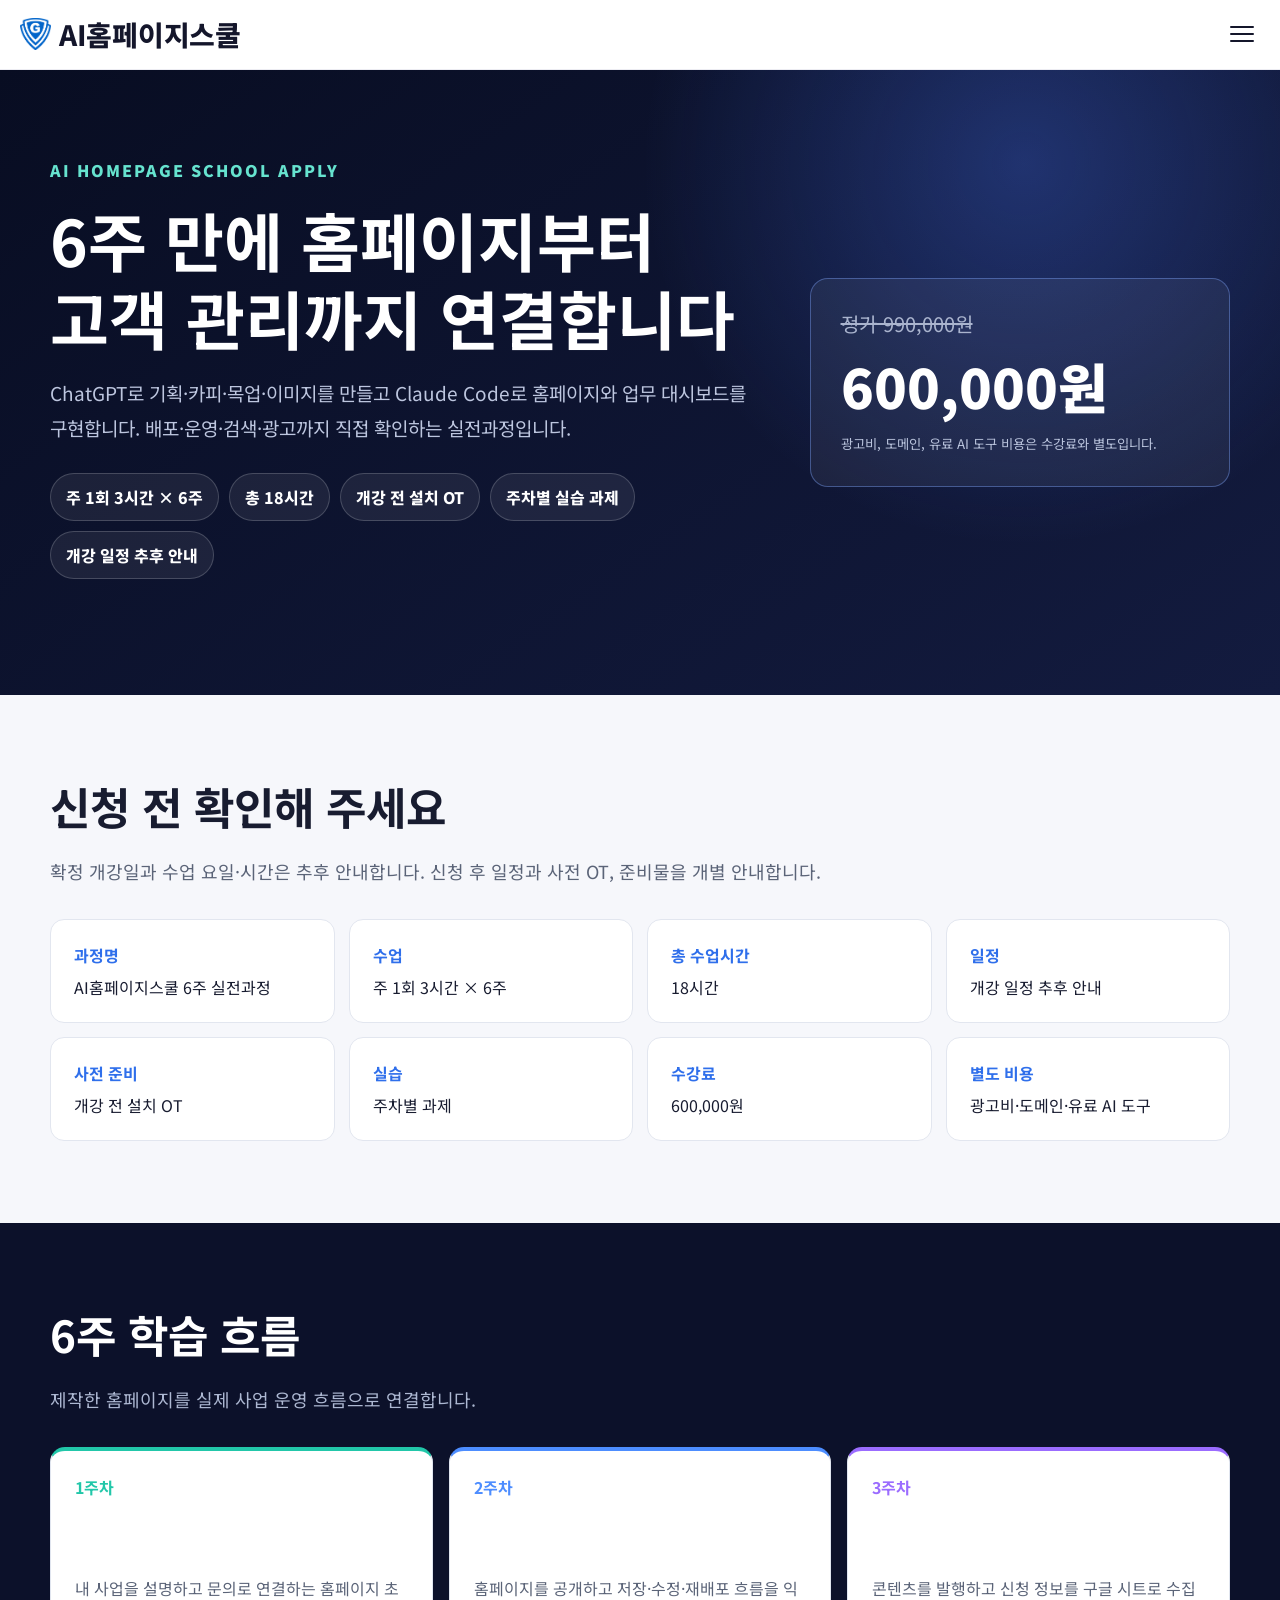
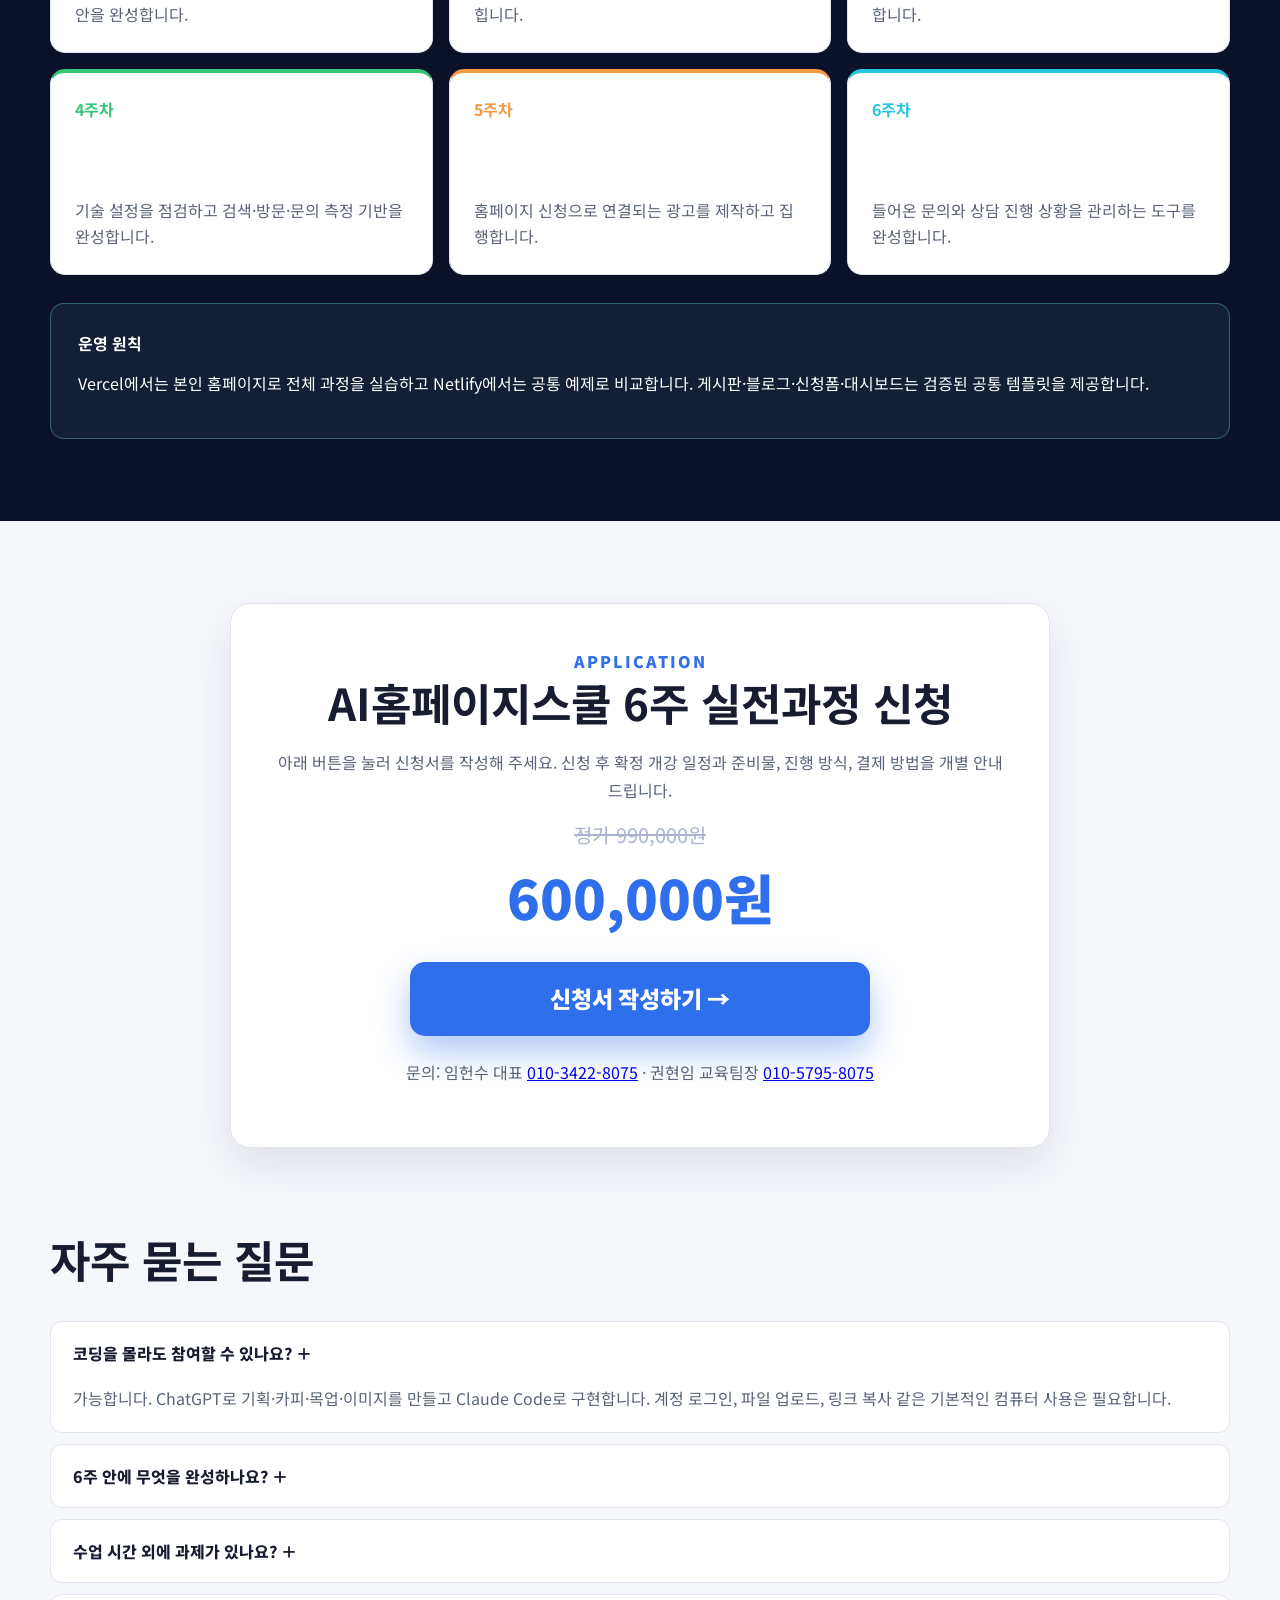
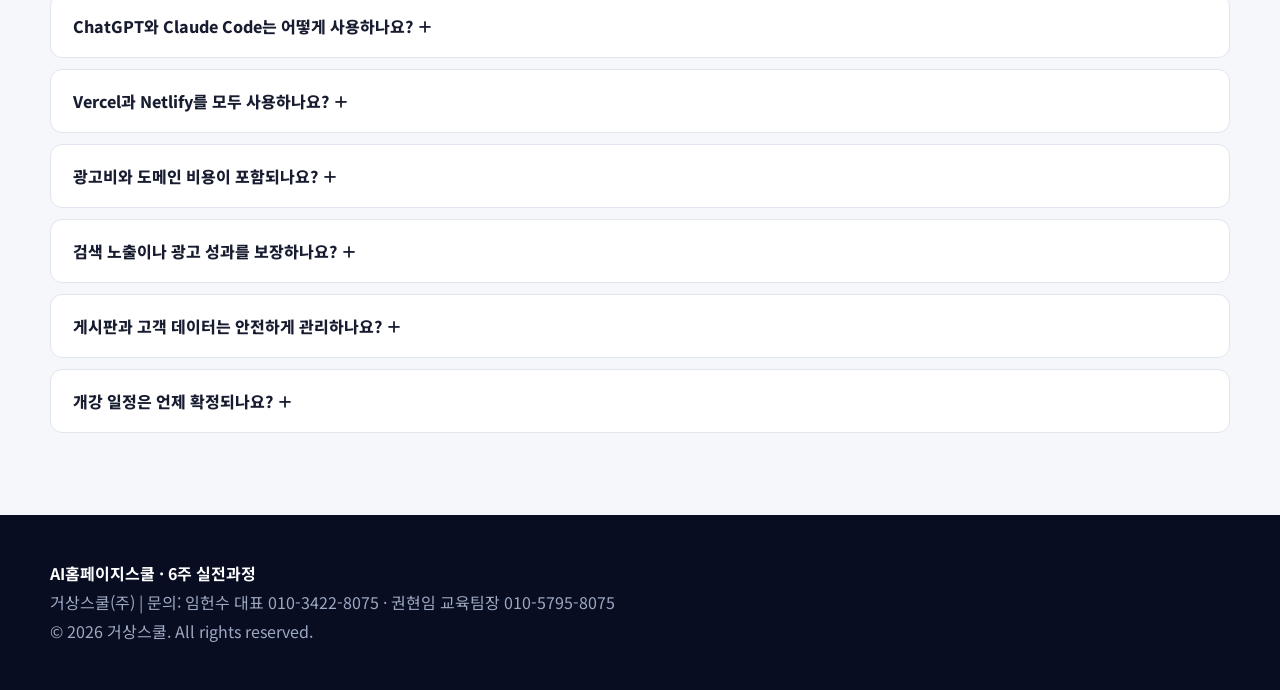
<file: apply/index.html>
<!doctype html><html lang="ko"><head><meta charset="utf-8"><meta name="viewport" content="width=device-width,initial-scale=1">
<title>수강 안내 | AI홈페이지스쿨 6주 실전과정</title><meta name="description" content="AI홈페이지스쿨 6주·총 18시간 실전과정 수강 안내. 홈페이지 제작부터 배포, 콘텐츠 운영, 검색 등록, 메타 광고, 고객 관리까지 연결합니다. 개강 일정은 추후 안내합니다."><meta name="robots" content="index,follow"><link rel="canonical" href="https://aihomepage-school.vercel.app/apply"><meta property="og:title" content="수강 안내 | AI홈페이지스쿨 6주 실전과정"><meta property="og:description" content="6주 만에 내 사업 홈페이지를 만들고 광고부터 고객 관리까지 연결합니다."><meta property="og:url" content="https://aihomepage-school.vercel.app/apply"><meta property="og:image" content="https://aihomepage-school.vercel.app/og-image-20260726-v2.png"><link rel="icon" href="/assets/logo.png"><link rel="preconnect" href="https://fonts.googleapis.com"><link rel="preconnect" href="https://fonts.gstatic.com" crossorigin><link href="https://fonts.googleapis.com/css2?family=Noto+Sans+KR:wght@400;500;600;700;800;900&display=swap" rel="stylesheet">
<!-- Google tag (gtag.js) -->
<script async src="https://www.googletagmanager.com/gtag/js?id=G-12X4W1DVM3"></script>
<script>window.dataLayer=window.dataLayer||[];function gtag(){dataLayer.push(arguments)}gtag('js',new Date());gtag('config','G-12X4W1DVM3');</script>
<script type="application/ld+json">{"@context":"https://schema.org","@type":"Course","@id":"https://aihomepage-school.vercel.app/apply#course","name":"AI홈페이지스쿨 6주 실전과정","description":"홈페이지 제작부터 배포·콘텐츠 운영·문의 수집·검색 등록·메타 광고·고객 관리까지 연결하는 6주 실전과정","inLanguage":"ko-KR","url":"https://aihomepage-school.vercel.app/apply","timeRequired":"PT18H","provider":{"@type":"Organization","name":"AI홈페이지스쿨","url":"https://aihomepage-school.vercel.app"},"offers":{"@type":"Offer","price":"600000","priceCurrency":"KRW","url":"https://aihomepage-school.vercel.app/apply#apply-form"},"hasCourseInstance":{"@type":"CourseInstance","name":"개강 일정 추후 안내","courseMode":"online","courseWorkload":"PT18H"}}</script>
<style>*{box-sizing:border-box}html{scroll-behavior:smooth}body{margin:0;font-family:'Noto Sans KR',sans-serif;color:#181c30;background:#f6f7fb}.wrap{max-width:1240px;margin:auto;padding:0 30px}.hdr{box-sizing:content-box}.button{background:#2f6feb;color:#fff!important;padding:14px 20px;border-radius:10px;box-shadow:0 10px 25px rgba(47,111,235,.25)}.hero{padding:88px 0;background:radial-gradient(circle at 80% 15%,rgba(75,121,255,.3),transparent 33%),linear-gradient(145deg,#080d22,#131b3f);color:#fff}.hero-grid{display:grid;grid-template-columns:1.35fr .8fr;gap:50px;align-items:center}.eyebrow{color:#66e3cf;font-weight:900;letter-spacing:2px}.hero h1{font-size:clamp(38px,5vw,64px);line-height:1.22;margin:18px 0}.hero p{color:#bdc6df;font-size:19px;line-height:1.85}.facts{display:flex;flex-wrap:wrap;gap:10px;margin:28px 0}.facts span{padding:11px 15px;border:1px solid rgba(255,255,255,.18);background:rgba(255,255,255,.07);border-radius:999px;font-weight:800}.button{display:inline-block;text-decoration:none;font-size:18px;font-weight:900}.price{padding:30px;border:1px solid rgba(126,166,255,.4);background:rgba(255,255,255,.06);border-radius:18px}.regular{text-decoration:line-through;color:#aab4ce;font-size:20px}.tuition{font-size:54px;font-weight:900;margin:8px 0}.price small{display:block;color:#b9c3dc;line-height:1.7}.section{padding:82px 0}.section h2{font-size:clamp(30px,4vw,44px);line-height:1.35;margin:0 0 15px}.lead{font-size:18px;line-height:1.8;color:#5b6478;max-width:850px}.summary{display:grid;grid-template-columns:repeat(4,1fr);gap:14px;margin-top:32px}.summary div{padding:23px;border-radius:14px;background:#fff;border:1px solid #e2e6ef}.summary b{display:block;color:#2f6feb;margin-bottom:8px}.week-grid{display:grid;grid-template-columns:repeat(3,1fr);gap:16px;margin-top:32px}.week{padding:24px;background:#fff;border:1px solid #e0e5ef;border-radius:15px;border-top:4px solid var(--c)}.week b{color:var(--c)}.week h3{font-size:20px;line-height:1.45;margin:9px 0}.week p{color:#5b6478;line-height:1.65;margin:0}.dark{background:#0c112a;color:#fff}.dark .lead{color:#adb8d2}.notice{margin-top:28px;padding:27px;border:1px solid rgba(102,227,207,.35);background:rgba(102,227,207,.07);border-radius:14px}.apply-box{max-width:820px;margin:auto;text-align:center;padding:45px;background:#fff;border:1px solid #dfe4ef;border-radius:20px;box-shadow:0 18px 45px rgba(30,42,80,.1)}#apply-form{scroll-margin-top:90px}.apply-box .tuition{color:#2f6feb}.apply-box p{color:#5a6479;line-height:1.75}.faqs{display:grid;gap:11px;margin-top:32px}.faqs details{background:#fff;border:1px solid #e0e5ee;border-radius:12px;overflow:hidden}.faqs summary{cursor:pointer;list-style:none;padding:19px 22px;font-weight:800}.faqs summary::-webkit-details-marker{display:none}.answer{padding:0 22px 20px;color:#5a6479;line-height:1.75}.footer{background:#080d22;color:#9da8c2;padding:44px 0;line-height:1.8}.footer b{color:#fff}@media(max-width:1400px){[data-spacer]{height:70px!important}header{min-height:70px!important}.dnav{display:none!important}.burger{display:flex!important}.hdr{padding:14px 20px!important}}@media(max-width:900px){.hero-grid{grid-template-columns:1fr}.summary{grid-template-columns:repeat(2,1fr)}.week-grid{grid-template-columns:repeat(2,1fr)}}@media(max-width:620px){.wrap{padding:0 20px}.hero,.section{padding:62px 0}.summary,.week-grid{grid-template-columns:1fr}.apply-box{padding:30px 20px}.tuition{font-size:42px}}</style></head><body>
<style>.apply-box .button{display:block;width:min(100%,460px);margin:26px auto 22px;padding:22px 30px;border-radius:15px;font-size:23px;line-height:1.3;letter-spacing:-.2px;box-shadow:0 16px 34px rgba(47,111,235,.38);transition:transform .2s ease,box-shadow .2s ease,background .2s ease}.apply-box .button:hover{background:#245bd1;transform:translateY(-2px);box-shadow:0 20px 40px rgba(47,111,235,.45)}.apply-box .button:focus-visible{outline:4px solid rgba(47,111,235,.25);outline-offset:4px}@media(max-width:620px){.apply-box .button{width:100%;padding:20px 18px;font-size:21px}}</style>
<style>.dnav a:nth-child(2){display:inline-block;width:126px}.dnav a:nth-child(3){display:inline-block;width:151px}</style>
<header style="position:fixed;top:0;left:0;right:0;z-index:50;background:#fff;border-bottom:1px solid #ececf2;min-height:94px;">
<div style="max-width:1340px;margin:0 auto;display:flex;align-items:center;justify-content:space-between;padding:14px 40px;gap:20px;" class="hdr"><a href="/" style="display:flex;align-items:center;gap:8px;color:#14162b;font-weight:800;font-size:28px;letter-spacing:-0.3px;white-space:nowrap;text-decoration:none;"><img src="/assets/logo.png" alt="AI홈페이지스쿨" style="height:32px;width:auto;display:block;">AI홈페이지스쿨</a><nav class="dnav" aria-label="주요 메뉴" style="display:flex;align-items:center;gap:16px;"><a href="/about" style="color:#3b4258;font-size:23px;font-weight:500;white-space:nowrap;text-decoration:none;">스쿨 소개</a><a href="/curriculum" style="color:#3b4258;font-size:23px;font-weight:500;white-space:nowrap;text-decoration:none;">6주 커리큘럼</a><a href="/aio" style="color:#3b4258;font-size:23px;font-weight:500;white-space:nowrap;text-decoration:none;">AEO·GEO 대비</a><a href="/schemaworks" style="color:#3b4258;font-size:23px;font-weight:500;white-space:nowrap;text-decoration:none;">스키마웍스</a><a href="/examples" style="color:#3b4258;font-size:23px;font-weight:500;white-space:nowrap;text-decoration:none;">제작사례</a><a href="/apply" aria-current="page" style="color:#2f6feb;font-size:23px;font-weight:700;white-space:nowrap;text-decoration:none;">수강 안내</a></nav><button class="burger" type="button" aria-label="모바일 메뉴 열기" aria-expanded="false" aria-controls="mnav" style="display:none;flex-direction:column;justify-content:center;gap:5px;width:36px;height:36px;border:0;background:transparent;cursor:pointer;"><span style="width:24px;height:2px;background:#14162b;border-radius:2px;"></span><span style="width:24px;height:2px;background:#14162b;border-radius:2px;"></span><span style="width:24px;height:2px;background:#14162b;border-radius:2px;"></span></button></div>
<nav id="mnav" aria-label="모바일 메뉴" style="display:none;flex-direction:column;background:#fff;border-top:1px solid #ececf2;padding:12px 20px 20px;gap:2px;"><a href="/about" style="color:#3b4258;font-size:21px;font-weight:600;padding:12px 4px;border-bottom:1px solid #f1f2f6;text-decoration:none;">스쿨 소개</a><a href="/curriculum" style="color:#3b4258;font-size:21px;font-weight:600;padding:12px 4px;border-bottom:1px solid #f1f2f6;text-decoration:none;">6주 커리큘럼</a><a href="/aio" style="color:#3b4258;font-size:21px;font-weight:600;padding:12px 4px;border-bottom:1px solid #f1f2f6;text-decoration:none;">AEO·GEO 대비</a><a href="/schemaworks" style="color:#3b4258;font-size:21px;font-weight:600;padding:12px 4px;border-bottom:1px solid #f1f2f6;text-decoration:none;">스키마웍스</a><a href="/examples" style="color:#3b4258;font-size:21px;font-weight:600;padding:12px 4px;border-bottom:1px solid #f1f2f6;text-decoration:none;">제작사례</a><a href="/apply" aria-current="page" style="color:#2f6feb;font-size:21px;font-weight:700;padding:12px 4px;border-bottom:1px solid #f1f2f6;text-decoration:none;">수강 안내</a></nav></header><div data-spacer style="height:94px;"></div>
<main><section class="hero"><div class="wrap hero-grid"><div><div class="eyebrow">AI HOMEPAGE SCHOOL APPLY</div><h1>6주 만에 홈페이지부터<br>고객 관리까지 연결합니다</h1><p>ChatGPT로 기획·카피·목업·이미지를 만들고 Claude Code로 홈페이지와 업무 대시보드를 구현합니다. 배포·운영·검색·광고까지 직접 확인하는 실전과정입니다.</p><div class="facts"><span>주 1회 3시간 × 6주</span><span>총 18시간</span><span>개강 전 설치 OT</span><span>주차별 실습 과제</span><span>개강 일정 추후 안내</span></div></div><aside class="price"><div class="regular">정가 990,000원</div><div class="tuition">600,000원</div><small>광고비, 도메인, 유료 AI 도구 비용은 수강료와 별도입니다.</small></aside></div></section>
<section class="section"><div class="wrap"><h2>신청 전 확인해 주세요</h2><p class="lead">확정 개강일과 수업 요일·시간은 추후 안내합니다. 신청 후 일정과 사전 OT, 준비물을 개별 안내합니다.</p><div class="summary"><div><b>과정명</b>AI홈페이지스쿨 6주 실전과정</div><div><b>수업</b>주 1회 3시간 × 6주</div><div><b>총 수업시간</b>18시간</div><div><b>일정</b>개강 일정 추후 안내</div><div><b>사전 준비</b>개강 전 설치 OT</div><div><b>실습</b>주차별 과제</div><div><b>수강료</b>600,000원</div><div><b>별도 비용</b>광고비·도메인·유료 AI 도구</div></div></div></section>
<section class="section dark"><div class="wrap"><h2>6주 학습 흐름</h2><p class="lead">제작한 홈페이지를 실제 사업 운영 흐름으로 연결합니다.</p><div id="weeks" class="week-grid"></div><div class="notice"><b>운영 원칙</b><p>Vercel에서는 본인 홈페이지로 전체 과정을 실습하고 Netlify에서는 공통 예제로 비교합니다. 게시판·블로그·신청폼·대시보드는 검증된 공통 템플릿을 제공합니다.</p></div></div></section>
<section id="apply-form" class="section"><div class="wrap"><div class="apply-box"><div class="eyebrow" style="color:#2f6feb">APPLICATION</div><h2>AI홈페이지스쿨 6주 실전과정 신청</h2><p>아래 버튼을 눌러 신청서를 작성해 주세요. 신청 후 확정 개강 일정과 준비물, 진행 방식, 결제 방법을 개별 안내드립니다.</p><div class="regular">정가 990,000원</div><div class="tuition">600,000원</div><a class="button" href="https://docs.google.com/forms/d/e/1FAIpQLSeTWYBGlV7rSaecVAfqBZ1_sq7In6WivXr46RMnIOA_PizQ7A/viewform" target="_blank" rel="noopener noreferrer">신청서 작성하기 →</a><p>문의: 임헌수 대표 <a href="tel:010-3422-8075">010-3422-8075</a> · 권현임 교육팀장 <a href="tel:010-5795-8075">010-5795-8075</a></p></div></div></section>
<section class="section" style="padding-top:0"><div class="wrap"><h2>자주 묻는 질문</h2><div id="faqs" class="faqs"></div></div></section></main>
<footer class="footer"><div class="wrap"><b>AI홈페이지스쿨 · 6주 실전과정</b><br>거상스쿨(주) | 문의: 임헌수 대표 010-3422-8075 · 권현임 교육팀장 010-5795-8075<br>© 2026 거상스쿨. All rights reserved.</div></footer>
<script src="/course-data.js"></script><script>const c=window.AI_HOMEPAGE_COURSE,e=v=>String(v).replace(/[&<>"']/g,x=>({'&':'&amp;','<':'&lt;','>':'&gt;','"':'&quot;',"'":'&#39;'}[x]));const burger=document.querySelector('.burger'),mobileNav=document.getElementById('mnav');burger.addEventListener('click',()=>{const open=burger.getAttribute('aria-expanded')==='true';burger.setAttribute('aria-expanded',String(!open));burger.setAttribute('aria-label',open?'모바일 메뉴 열기':'모바일 메뉴 닫기');mobileNav.style.display=open?'none':'flex'});document.querySelector('#weeks').innerHTML=c.weeks.map(w=>`<article class="week" style="--c:${e(w.color)}"><b>${e(w.week)}</b><h3>${e(w.title)}</h3><p>${e(w.goal)}</p></article>`).join('');document.querySelector('#faqs').innerHTML=c.faqs.map((f,i)=>`<details${i===0?' open':''}><summary>${e(f[0])} ＋</summary><div class="answer">${e(f[1])}</div></details>`).join('');</script></body></html>
</file>
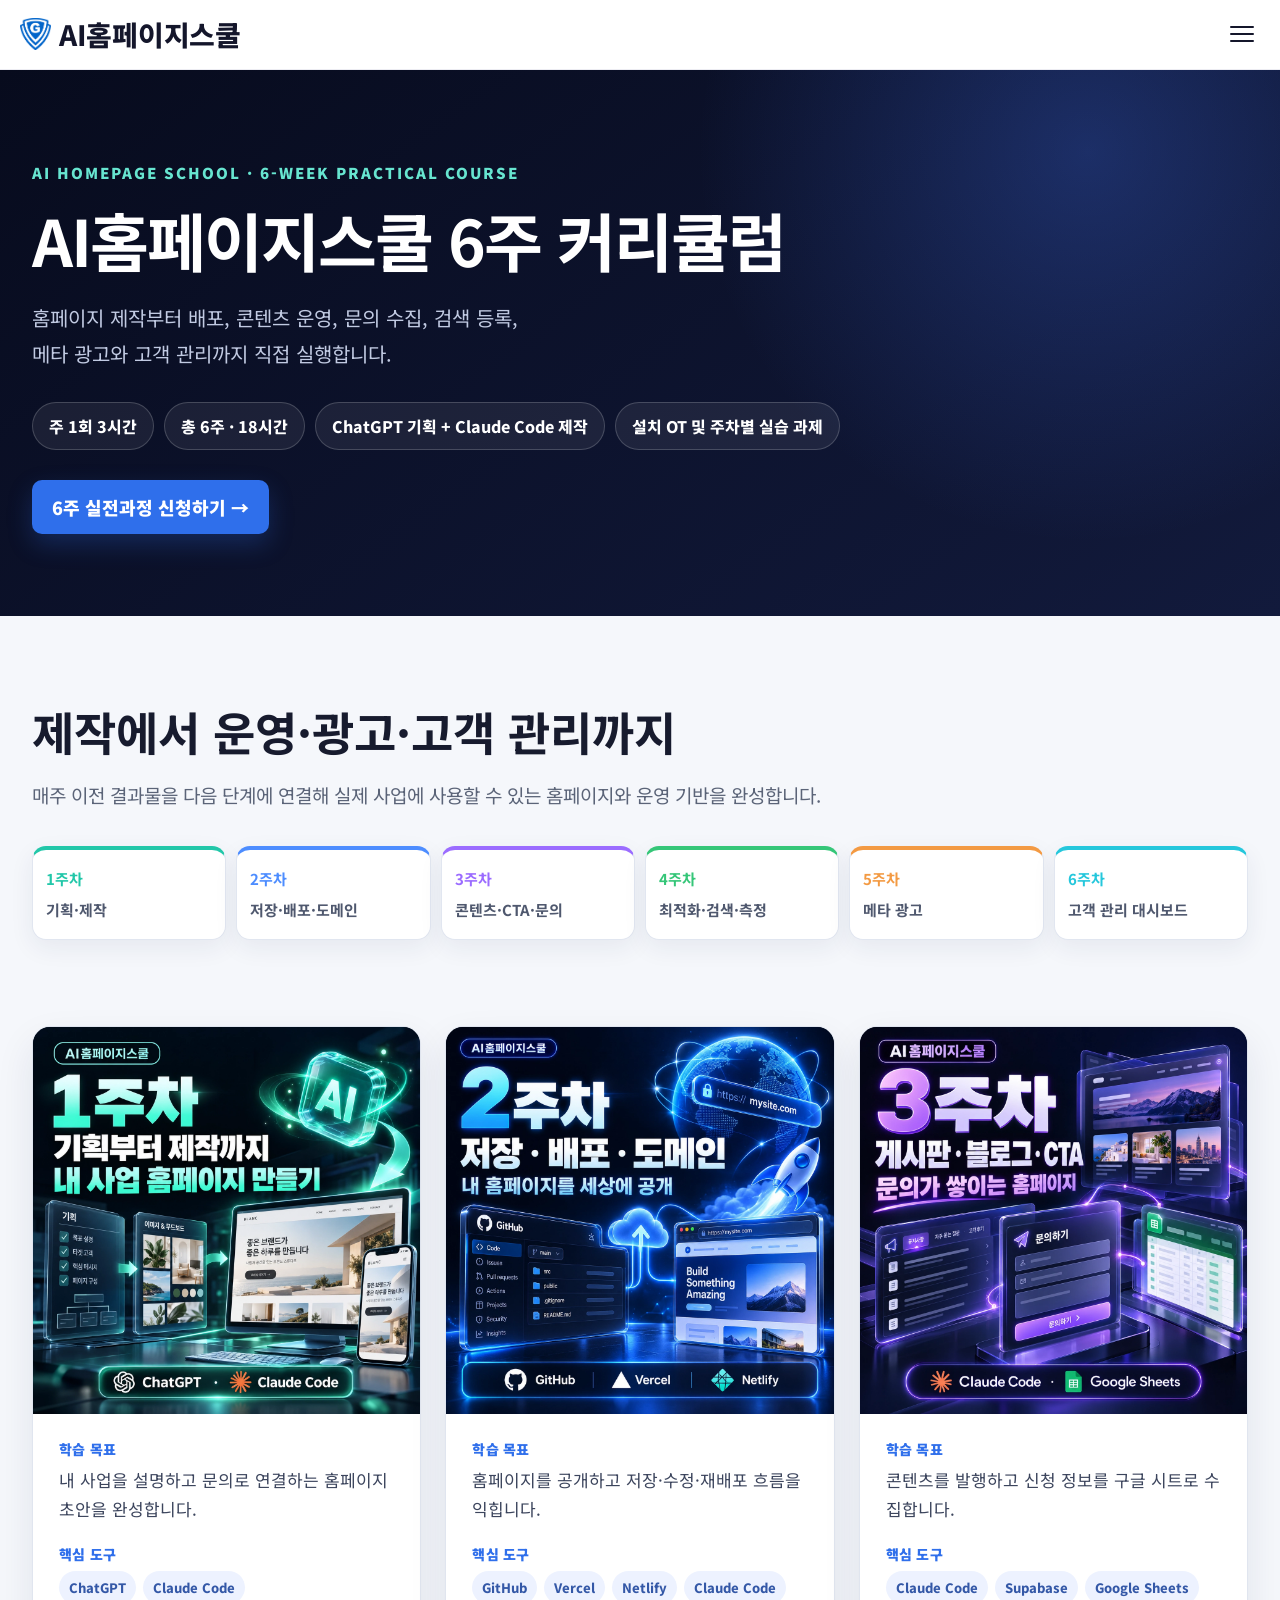
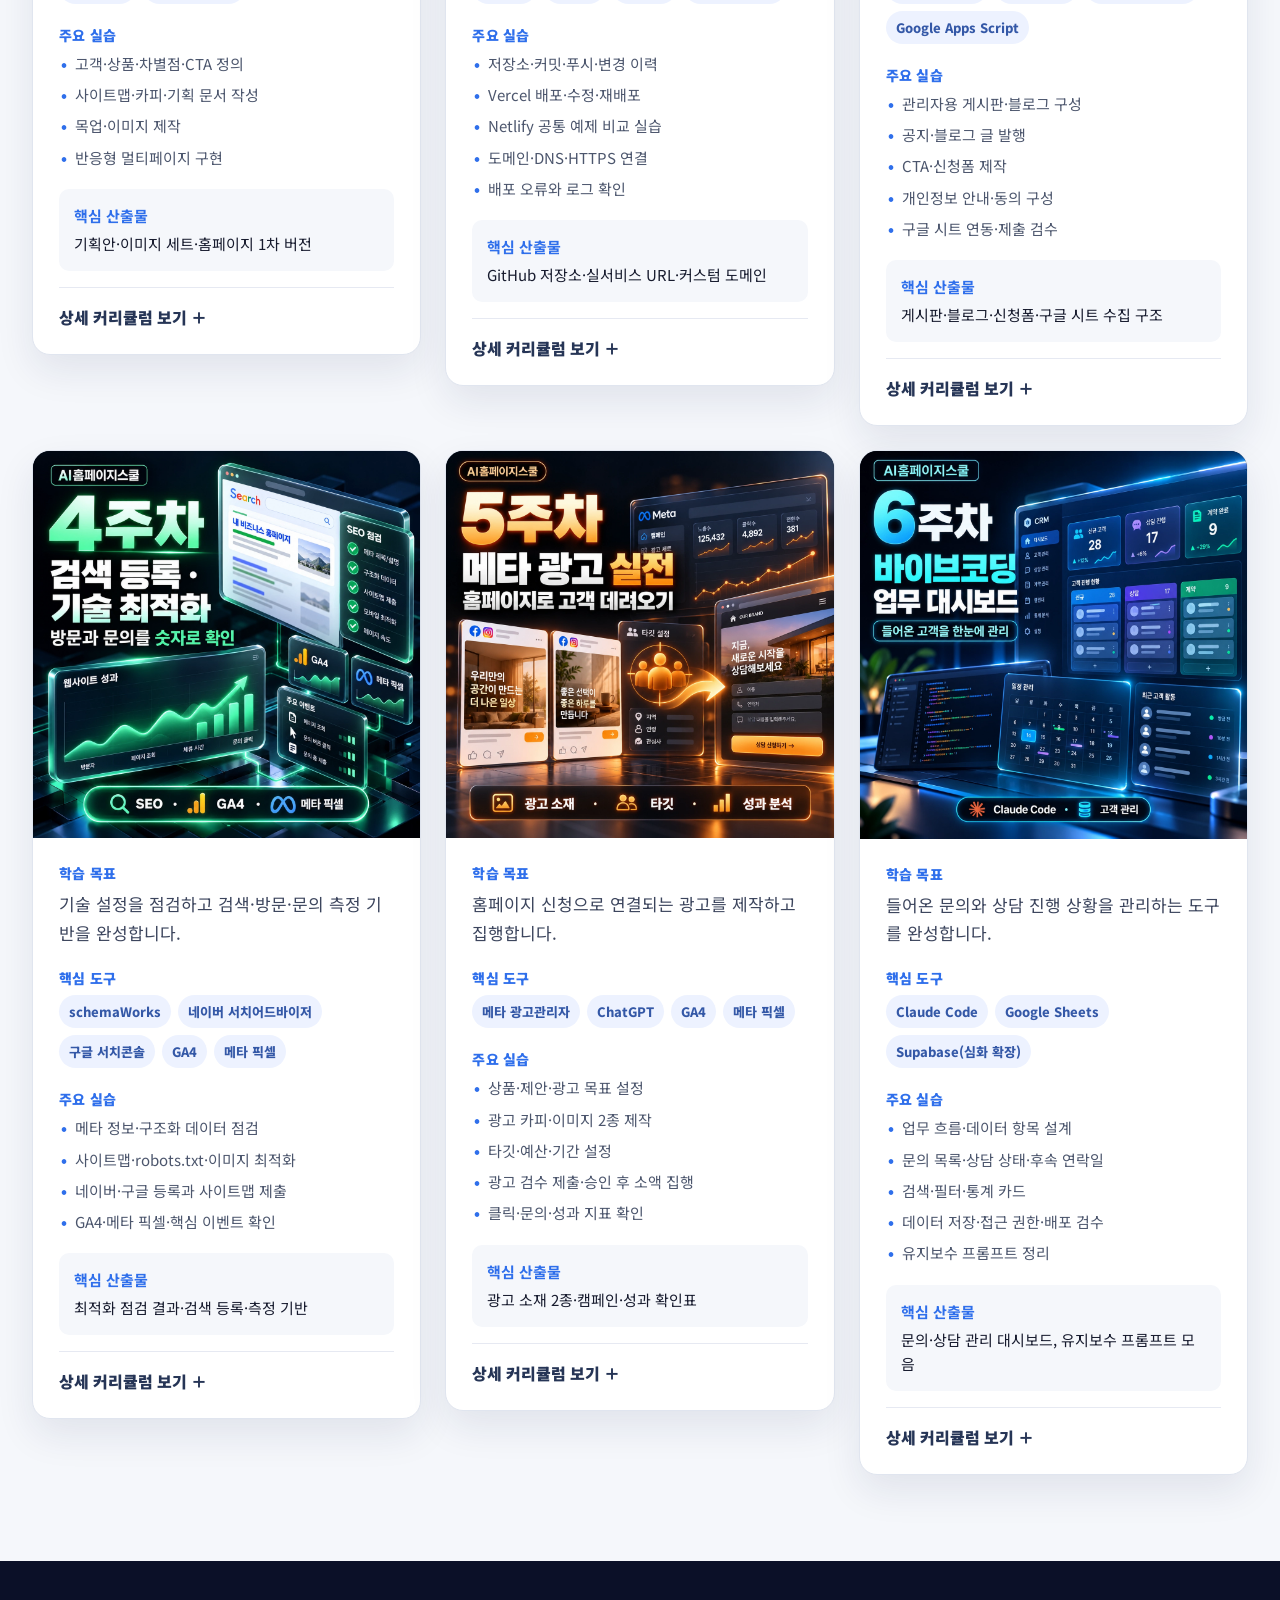
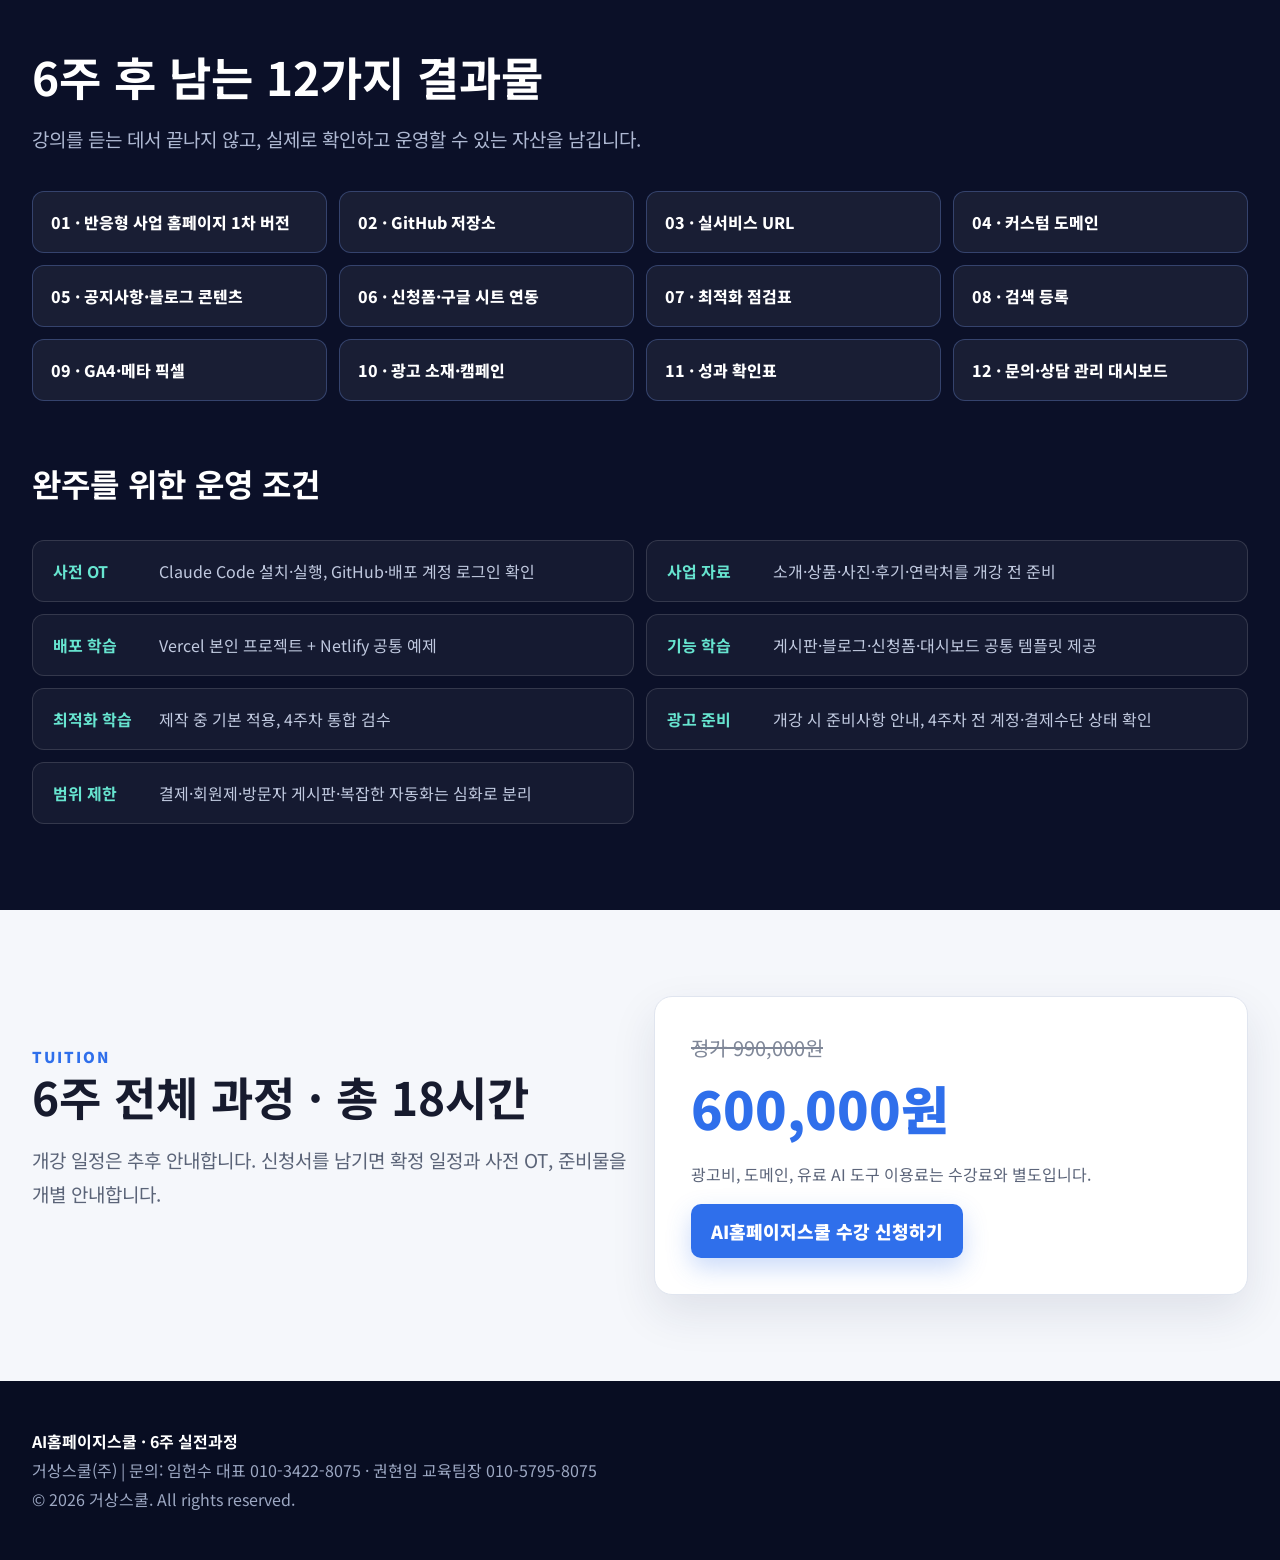
<file: curriculum/index.html>
<!doctype html><html lang="ko"><head>
<meta charset="utf-8"><meta name="viewport" content="width=device-width,initial-scale=1">
<title>6주 커리큘럼 | AI홈페이지스쿨</title><meta name="description" content="ChatGPT와 Claude Code로 홈페이지 제작부터 배포, 콘텐츠 운영, 검색 등록, 메타 광고, 고객 관리 대시보드까지 완성하는 6주·총 18시간 실전 커리큘럼입니다."><meta name="robots" content="index,follow"><link rel="canonical" href="https://aihomepage-school.vercel.app/curriculum">
<meta property="og:type" content="website"><meta property="og:site_name" content="AI홈페이지스쿨"><meta property="og:title" content="6주 커리큘럼 | AI홈페이지스쿨"><meta property="og:description" content="내 사업 홈페이지를 만들고 광고부터 고객 관리까지 연결하는 6주 실전과정"><meta property="og:url" content="https://aihomepage-school.vercel.app/curriculum"><meta property="og:image" content="https://aihomepage-school.vercel.app/og-image-20260726-v2.png"><link rel="icon" href="/assets/logo.png"><link rel="preconnect" href="https://fonts.googleapis.com"><link rel="preconnect" href="https://fonts.gstatic.com" crossorigin><link href="https://fonts.googleapis.com/css2?family=Noto+Sans+KR:wght@400;500;600;700;800;900&display=swap" rel="stylesheet">
<!-- Google tag (gtag.js) -->
<script async src="https://www.googletagmanager.com/gtag/js?id=G-12X4W1DVM3"></script>
<script>window.dataLayer=window.dataLayer||[];function gtag(){dataLayer.push(arguments)}gtag('js',new Date());gtag('config','G-12X4W1DVM3');</script>
<script type="application/ld+json">{"@context":"https://schema.org","@type":"Course","@id":"https://aihomepage-school.vercel.app/curriculum#course","name":"AI홈페이지스쿨 6주 실전과정","description":"ChatGPT와 Claude Code로 사업 홈페이지를 제작하고 배포·콘텐츠 운영·문의 수집·검색 등록·메타 광고·고객 관리까지 연결하는 6주 실전과정","url":"https://aihomepage-school.vercel.app/curriculum","inLanguage":"ko-KR","timeRequired":"PT18H","provider":{"@type":"Organization","name":"AI홈페이지스쿨","url":"https://aihomepage-school.vercel.app"},"offers":{"@type":"Offer","price":"600000","priceCurrency":"KRW","url":"https://aihomepage-school.vercel.app/apply#apply-form"},"hasCourseInstance":{"@type":"CourseInstance","name":"개강 일정 추후 안내","courseMode":"online","courseWorkload":"PT18H"},"syllabusSections":[{"@type":"Syllabus","name":"1주차 기획부터 제작까지"},{"@type":"Syllabus","name":"2주차 저장·배포·도메인 연결"},{"@type":"Syllabus","name":"3주차 게시판·블로그·CTA"},{"@type":"Syllabus","name":"4주차 기술 최적화·검색 등록·측정"},{"@type":"Syllabus","name":"5주차 메타 광고 실전"},{"@type":"Syllabus","name":"6주차 고객 관리 대시보드"}]}</script>
<style>
*{box-sizing:border-box}html{scroll-behavior:smooth}body{margin:0;font-family:'Noto Sans KR',sans-serif;color:#171b2e;background:#f5f7fb;overflow-x:hidden}a{color:inherit}.wrap{max-width:1320px;margin:auto;padding:0 32px}.hdr{box-sizing:content-box}.button{background:#2f6feb;color:#fff!important;padding:14px 20px;border-radius:10px;box-shadow:0 10px 24px rgba(47,111,235,.25)}.hero{background:radial-gradient(circle at 85% 15%,rgba(68,119,255,.27),transparent 33%),linear-gradient(145deg,#070b1d,#121a3c);color:#fff;padding:92px 0 82px}.eyebrow{color:#67e5d0;font-size:15px;font-weight:900;letter-spacing:2px}.hero h1{font-size:clamp(38px,5vw,68px);line-height:1.2;margin:18px 0 22px;max-width:1050px;letter-spacing:-2px}.hero p{font-size:20px;line-height:1.8;color:#c1cae2;max-width:920px}.facts{display:flex;flex-wrap:wrap;gap:10px;margin:30px 0}.facts span{padding:11px 16px;border:1px solid rgba(255,255,255,.18);background:rgba(255,255,255,.07);border-radius:999px;font-weight:800}.button{display:inline-block;text-decoration:none;font-size:18px;font-weight:900}.section{padding:86px 0}.section h2{font-size:clamp(31px,4vw,46px);line-height:1.3;margin:0 0 16px}.lead{font-size:19px;line-height:1.8;color:#5b6478;max-width:850px;margin:0 0 34px}.roadmap{display:grid;grid-template-columns:repeat(6,minmax(0,1fr));gap:10px}.roadmap-item{min-width:0;padding:18px 13px;border-radius:14px;background:#fff;border:1px solid #e1e6f0;box-shadow:0 8px 25px rgba(35,45,85,.07)}.roadmap-item b{display:block;font-size:15px;margin-bottom:8px}.roadmap-item span{font-size:15px;line-height:1.45;color:#4f586e;font-weight:700}.cards{display:grid;grid-template-columns:repeat(3,minmax(0,1fr));gap:24px;align-items:start}.card{min-width:0;background:#fff;border:1px solid #e0e5ef;border-radius:18px;overflow:hidden;box-shadow:0 16px 38px rgba(27,38,76,.09)}.card img{display:block;width:100%;height:auto;aspect-ratio:1/1;object-fit:contain;background:#071023}.card-body{padding:25px 26px}.sr-only{position:absolute;width:1px;height:1px;padding:0;margin:-1px;overflow:hidden;clip:rect(0,0,0,0);white-space:nowrap;border:0}.content-label{display:block;color:#2f6feb;font-size:14px;font-weight:900;letter-spacing:.02em;margin-bottom:7px}.goal{font-size:17px;line-height:1.7;color:#3c455d;margin:0 0 20px}.badges{display:flex;gap:7px;flex-wrap:wrap;margin:0 0 21px}.badges span{font-size:13px;font-weight:800;padding:7px 10px;border-radius:999px;background:#edf2ff;color:#3458a7}.practice{margin:0 0 20px;padding:0;list-style:none;display:grid;gap:8px}.practice li{position:relative;padding-left:16px;color:#4c566d;font-size:15px;line-height:1.55}.practice li:before{content:'•';position:absolute;left:2px;color:#2f6feb;font-weight:900}.output{padding:15px;border-radius:10px;background:#f5f7fb;font-size:15px;line-height:1.6}.output b{display:block;color:#2f6feb;margin-bottom:4px}.card details{margin-top:16px;border-top:1px solid #e6e9f2}.card summary{list-style:none;cursor:pointer;padding:17px 0 0;font-weight:900;color:#263556}.card summary::-webkit-details-marker{display:none}.detail{padding:16px 0 0;color:#4c566d}.detail ol{margin:8px 0 18px;padding-left:22px}.detail li{margin:10px 0;line-height:1.65}.detail p{font-size:14px;line-height:1.65;margin:9px 0}.detail strong{color:#242d44}.dark{background:#0b1028;color:#fff}.dark .lead{color:#aeb8d2}.outputs{display:grid;grid-template-columns:repeat(4,minmax(0,1fr));gap:12px}.outputs div{padding:18px;border:1px solid rgba(126,166,255,.28);background:rgba(255,255,255,.06);border-radius:12px;font-weight:800;line-height:1.5}.conditions{display:grid;grid-template-columns:repeat(2,minmax(0,1fr));gap:12px;margin-top:36px}.condition{display:flex;gap:18px;padding:18px 20px;border-radius:12px;border:1px solid rgba(255,255,255,.13);background:rgba(255,255,255,.045)}.condition b{color:#67e5d0;min-width:88px}.condition span{color:#c0c9df}.price{display:grid;grid-template-columns:1fr 1fr;gap:28px;align-items:center}.price-box{padding:36px;border-radius:18px;background:#fff;border:1px solid #e0e5ef;box-shadow:0 18px 45px rgba(32,43,78,.1)}.regular{text-decoration:line-through;color:#7f8798;font-size:20px}.tuition{font-size:52px;font-weight:900;color:#2f6feb;margin:8px 0}.note{line-height:1.7;color:#5c657a}.footer{background:#080d22;color:#9ca7c2;padding:46px 0;line-height:1.8}.footer b{color:#fff}
.dnav a:nth-child(2){display:inline-block;width:126px}.dnav a:nth-child(3){display:inline-block;width:151px}
@media(max-width:1400px){[data-spacer]{height:70px!important}header{min-height:70px!important}.dnav{display:none!important}.burger{display:flex!important}.hdr{padding:14px 20px!important}}
@media(max-width:1050px){.roadmap{grid-template-columns:repeat(3,1fr)}.cards{grid-template-columns:repeat(2,minmax(0,1fr))}.outputs{grid-template-columns:repeat(3,1fr)}}
@media(max-width:700px){.wrap{padding:0 20px}.hero{padding:65px 0}.hero p{font-size:17px}.section{padding:64px 0}.roadmap{grid-template-columns:repeat(2,1fr)}.cards{grid-template-columns:1fr}.card-body{padding:23px 21px}.outputs{grid-template-columns:repeat(2,1fr)}.conditions,.price{grid-template-columns:1fr}.tuition{font-size:42px}}
</style></head><body>
<header style="position:fixed;top:0;left:0;right:0;z-index:50;background:#fff;border-bottom:1px solid #ececf2;min-height:94px;">
<div style="max-width:1340px;margin:0 auto;display:flex;align-items:center;justify-content:space-between;padding:14px 40px;gap:20px;" class="hdr"><a href="/" style="display:flex;align-items:center;gap:8px;color:#14162b;font-weight:800;font-size:28px;letter-spacing:-0.3px;white-space:nowrap;text-decoration:none;"><img src="/assets/logo.png" alt="AI홈페이지스쿨" style="height:32px;width:auto;display:block;">AI홈페이지스쿨</a><nav class="dnav" aria-label="주요 메뉴" style="display:flex;align-items:center;gap:16px;"><a href="/about" style="color:#3b4258;font-size:23px;font-weight:500;white-space:nowrap;text-decoration:none;">스쿨 소개</a><a href="/curriculum" aria-current="page" style="color:#2f6feb;font-size:23px;font-weight:700;white-space:nowrap;text-decoration:none;">6주 커리큘럼</a><a href="/aio" style="color:#3b4258;font-size:23px;font-weight:500;white-space:nowrap;text-decoration:none;">AEO·GEO 대비</a><a href="/schemaworks" style="color:#3b4258;font-size:23px;font-weight:500;white-space:nowrap;text-decoration:none;">스키마웍스</a><a href="/examples" style="color:#3b4258;font-size:23px;font-weight:500;white-space:nowrap;text-decoration:none;">제작사례</a><a href="/apply" style="color:#3b4258;font-size:23px;font-weight:500;white-space:nowrap;text-decoration:none;">수강 안내</a></nav><button class="burger" type="button" aria-label="모바일 메뉴 열기" aria-expanded="false" aria-controls="mnav" style="display:none;flex-direction:column;justify-content:center;gap:5px;width:36px;height:36px;border:0;background:transparent;cursor:pointer;"><span style="width:24px;height:2px;background:#14162b;border-radius:2px;"></span><span style="width:24px;height:2px;background:#14162b;border-radius:2px;"></span><span style="width:24px;height:2px;background:#14162b;border-radius:2px;"></span></button></div>
<nav id="mnav" aria-label="모바일 메뉴" style="display:none;flex-direction:column;background:#fff;border-top:1px solid #ececf2;padding:12px 20px 20px;gap:2px;"><a href="/about" style="color:#3b4258;font-size:21px;font-weight:600;padding:12px 4px;border-bottom:1px solid #f1f2f6;text-decoration:none;">스쿨 소개</a><a href="/curriculum" aria-current="page" style="color:#2f6feb;font-size:21px;font-weight:700;padding:12px 4px;border-bottom:1px solid #f1f2f6;text-decoration:none;">6주 커리큘럼</a><a href="/aio" style="color:#3b4258;font-size:21px;font-weight:600;padding:12px 4px;border-bottom:1px solid #f1f2f6;text-decoration:none;">AEO·GEO 대비</a><a href="/schemaworks" style="color:#3b4258;font-size:21px;font-weight:600;padding:12px 4px;border-bottom:1px solid #f1f2f6;text-decoration:none;">스키마웍스</a><a href="/examples" style="color:#3b4258;font-size:21px;font-weight:600;padding:12px 4px;border-bottom:1px solid #f1f2f6;text-decoration:none;">제작사례</a><a href="/apply" style="color:#3b4258;font-size:21px;font-weight:600;padding:12px 4px;border-bottom:1px solid #f1f2f6;text-decoration:none;">수강 안내</a></nav></header><div data-spacer style="height:94px;"></div>
<main><section class="hero"><div class="wrap"><div class="eyebrow">AI HOMEPAGE SCHOOL · 6-WEEK PRACTICAL COURSE</div><h1>AI홈페이지스쿨 6주 커리큘럼</h1><p>홈페이지 제작부터 배포, 콘텐츠 운영, 문의 수집, 검색 등록,<br>메타 광고와 고객 관리까지 직접 실행합니다.</p><div class="facts"><span>주 1회 3시간</span><span>총 6주 · 18시간</span><span>ChatGPT 기획 + Claude Code 제작</span><span>설치 OT 및 주차별 실습 과제</span></div><a class="button" href="/apply#apply-form">6주 실전과정 신청하기 →</a></div></section>
<section class="section"><div class="wrap"><h2>제작에서 운영·광고·고객 관리까지</h2><p class="lead">매주 이전 결과물을 다음 단계에 연결해 실제 사업에 사용할 수 있는 홈페이지와 운영 기반을 완성합니다.</p><div id="roadmap" class="roadmap" aria-label="6주 학습 로드맵"></div></div></section>
<section class="section" style="padding-top:0"><div class="wrap"><div id="curriculum-cards" class="cards"></div><noscript><p>커리큘럼을 보려면 브라우저에서 JavaScript를 활성화해 주세요.</p></noscript></div></section>
<section class="section dark"><div class="wrap"><h2>6주 후 남는 12가지 결과물</h2><p class="lead">강의를 듣는 데서 끝나지 않고, 실제로 확인하고 운영할 수 있는 자산을 남깁니다.</p><div id="outputs" class="outputs"></div><h2 style="margin-top:62px;font-size:32px">완주를 위한 운영 조건</h2><div id="conditions" class="conditions"></div></div></section>
<section class="section"><div class="wrap price"><div><div class="eyebrow" style="color:#2f6feb">TUITION</div><h2>6주 전체 과정 · 총 18시간</h2><p class="lead">개강 일정은 추후 안내합니다. 신청서를 남기면 확정 일정과 사전 OT, 준비물을 개별 안내합니다.</p></div><div class="price-box"><div class="regular">정가 990,000원</div><div class="tuition">600,000원</div><p class="note">광고비, 도메인, 유료 AI 도구 이용료는 수강료와 별도입니다.</p><a class="button" href="/apply#apply-form">AI홈페이지스쿨 수강 신청하기</a></div></div></section></main>
<footer class="footer"><div class="wrap"><b>AI홈페이지스쿨 · 6주 실전과정</b><br>거상스쿨(주) | 문의: 임헌수 대표 010-3422-8075 · 권현임 교육팀장 010-5795-8075<br>© 2026 거상스쿨. All rights reserved.</div></footer>
<script src="/course-data.js"></script><script>
const course=window.AI_HOMEPAGE_COURSE,esc=v=>String(v).replace(/[&<>"']/g,c=>({'&':'&amp;','<':'&lt;','>':'&gt;','"':'&quot;',"'":'&#39;'}[c]));
const burger=document.querySelector('.burger'),mobileNav=document.getElementById('mnav');burger.addEventListener('click',()=>{const open=burger.getAttribute('aria-expanded')==='true';burger.setAttribute('aria-expanded',String(!open));burger.setAttribute('aria-label',open?'모바일 메뉴 열기':'모바일 메뉴 닫기');mobileNav.style.display=open?'none':'flex'});
document.querySelector('#roadmap').innerHTML=course.weeks.map(w=>`<div class="roadmap-item" style="border-top:4px solid ${esc(w.color)}"><b style="color:${esc(w.color)}">${esc(w.week)}</b><span>${esc(w.shortTitle)}</span></div>`).join('');
document.querySelector('#curriculum-cards').innerHTML=course.weeks.map(w=>`<article class="card"><img src="${esc(w.image)}" alt="${esc(w.alt)}" width="1254" height="1254" loading="lazy"><div class="card-body"><h3 class="sr-only">${esc(w.week)} ${esc(w.title)}</h3><span class="content-label">학습 목표</span><p class="goal">${esc(w.goal)}</p><span class="content-label">핵심 도구</span><div class="badges">${w.tools.map(t=>`<span>${esc(t)}</span>`).join('')}</div><span class="content-label">주요 실습</span><ul class="practice">${w.practice.map(item=>`<li>${esc(item)}</li>`).join('')}</ul><div class="output"><b>핵심 산출물</b>${esc(w.output)}</div><details><summary aria-expanded="false">상세 커리큘럼 보기 ＋</summary><div class="detail"><ol>${w.hours.map((h,i)=>`<li><strong>${i+1}시간</strong> · ${esc(h)}</li>`).join('')}</ol>${w.basics?`<p><strong>기본 적용</strong> · ${esc(w.basics)}</p>`:''}${w.assignment?`<p><strong>과제</strong> · ${esc(w.assignment)}</p>`:''}${w.completion?`<p><strong>완료 기준</strong> · ${esc(w.completion)}</p>`:''}${w.notice?`<p><strong>운영 안내</strong> · ${esc(w.notice)}</p>`:''}</div></details></div></article>`).join('');
document.querySelectorAll('.card details').forEach(details=>{const summary=details.querySelector('summary');details.addEventListener('toggle',()=>summary.setAttribute('aria-expanded',String(details.open)));});
document.querySelector('#outputs').innerHTML=course.outputs.map((o,i)=>`<div>${String(i+1).padStart(2,'0')} · ${esc(o)}</div>`).join('');document.querySelector('#conditions').innerHTML=course.operatingConditions.map(c=>`<div class="condition"><b>${esc(c[0])}</b><span>${esc(c[1])}</span></div>`).join('');
</script></body></html>
</file>
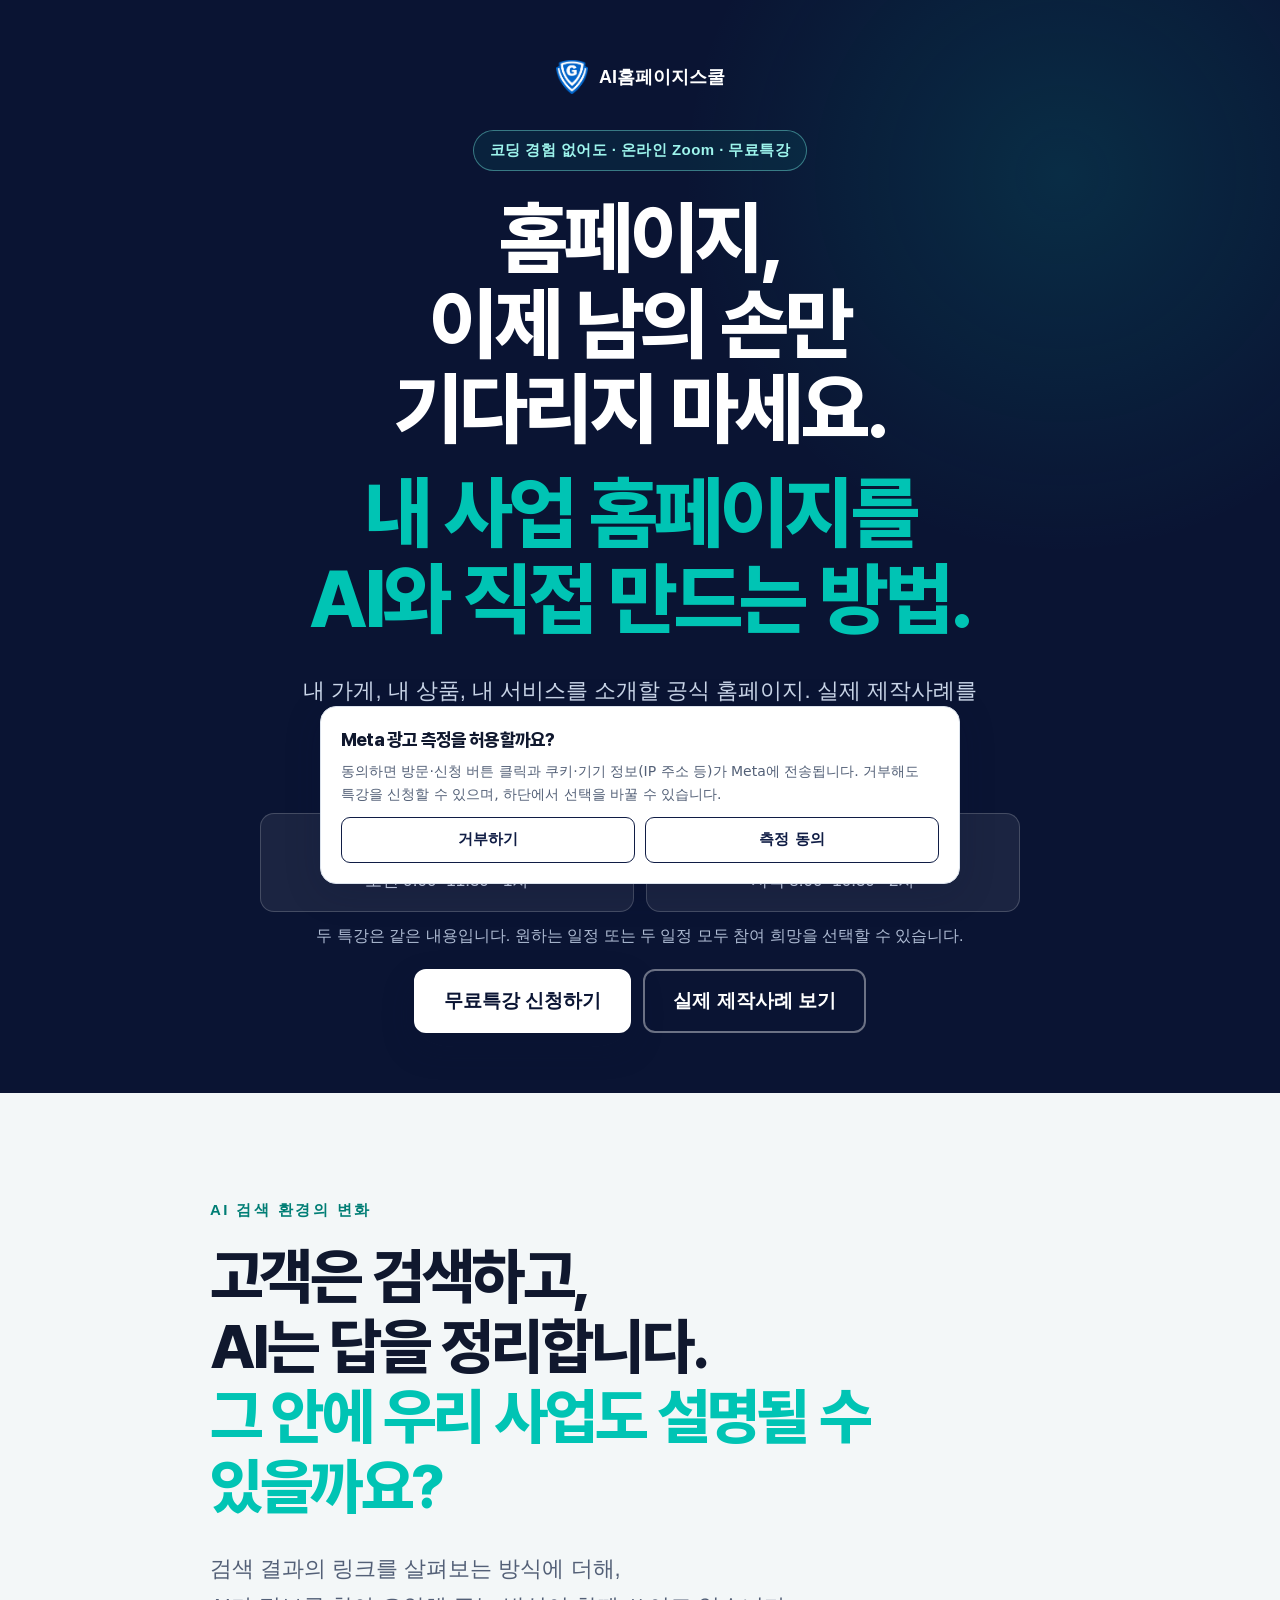
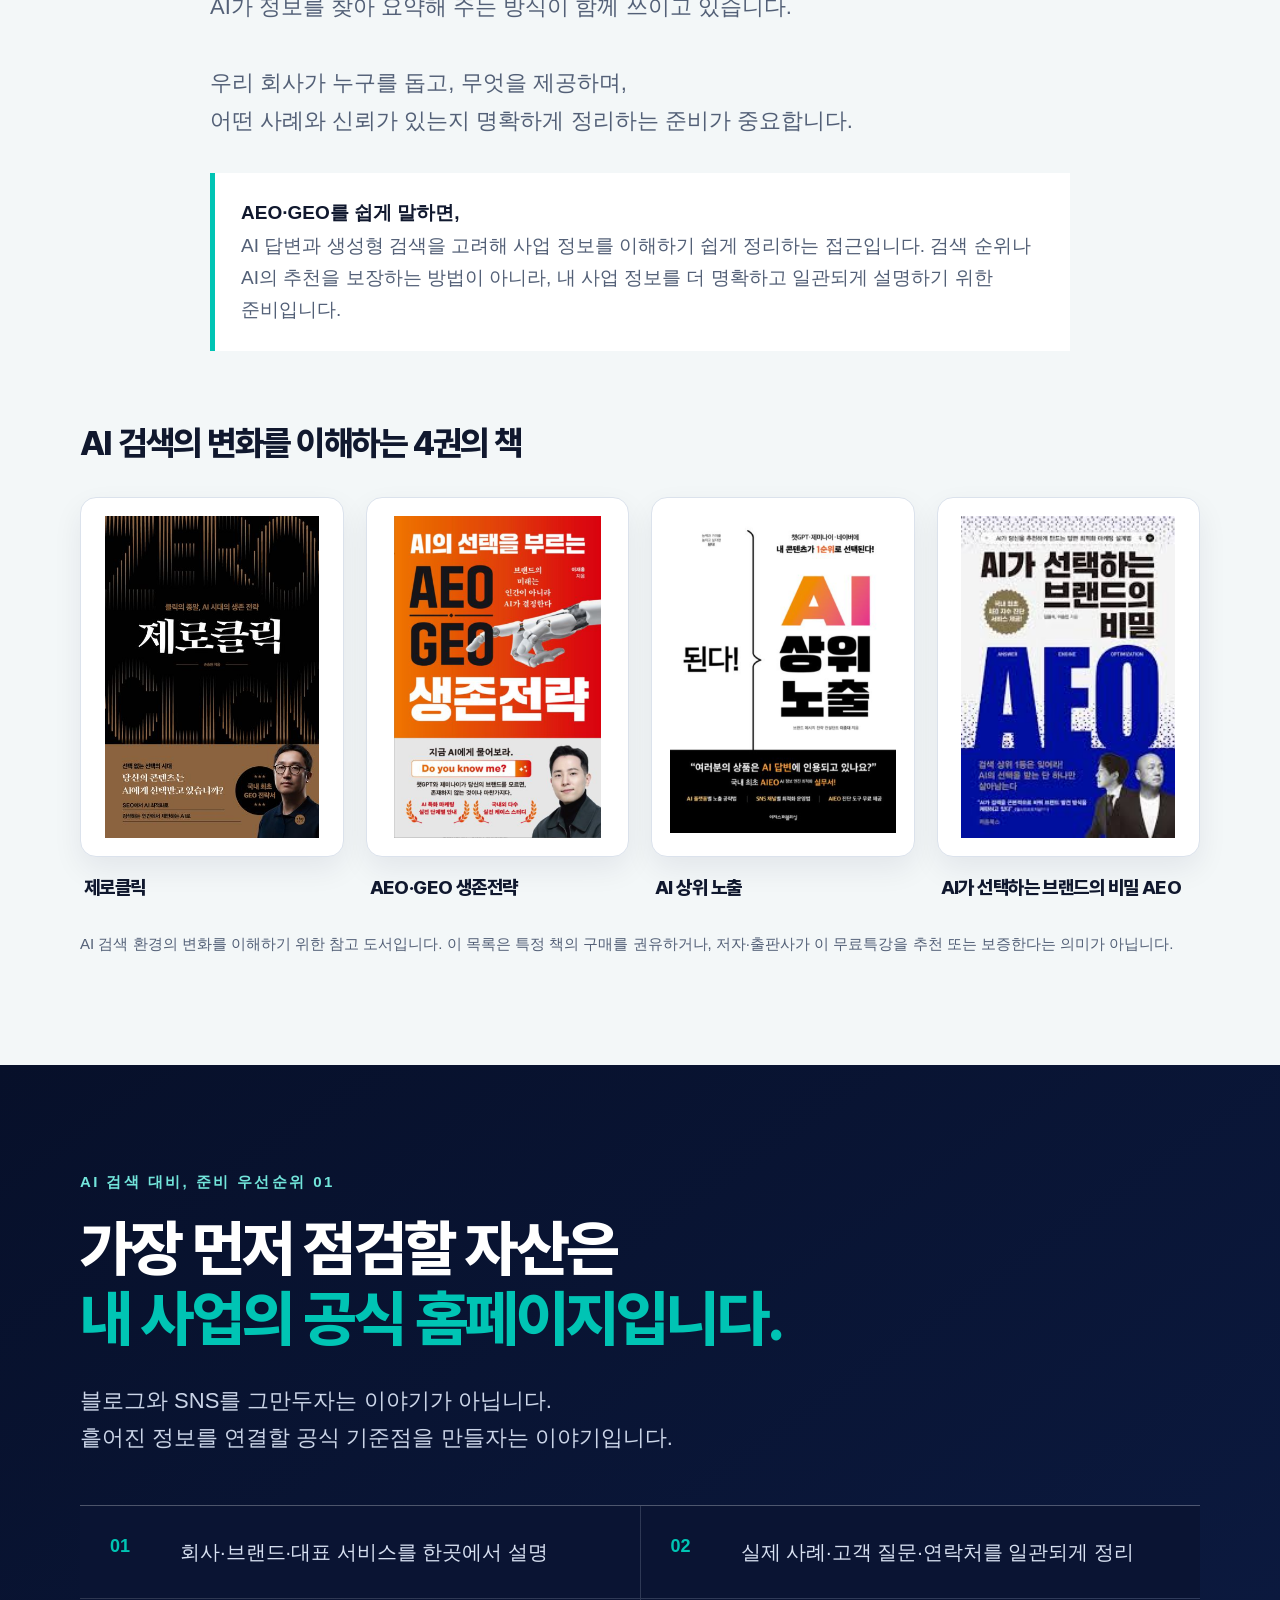
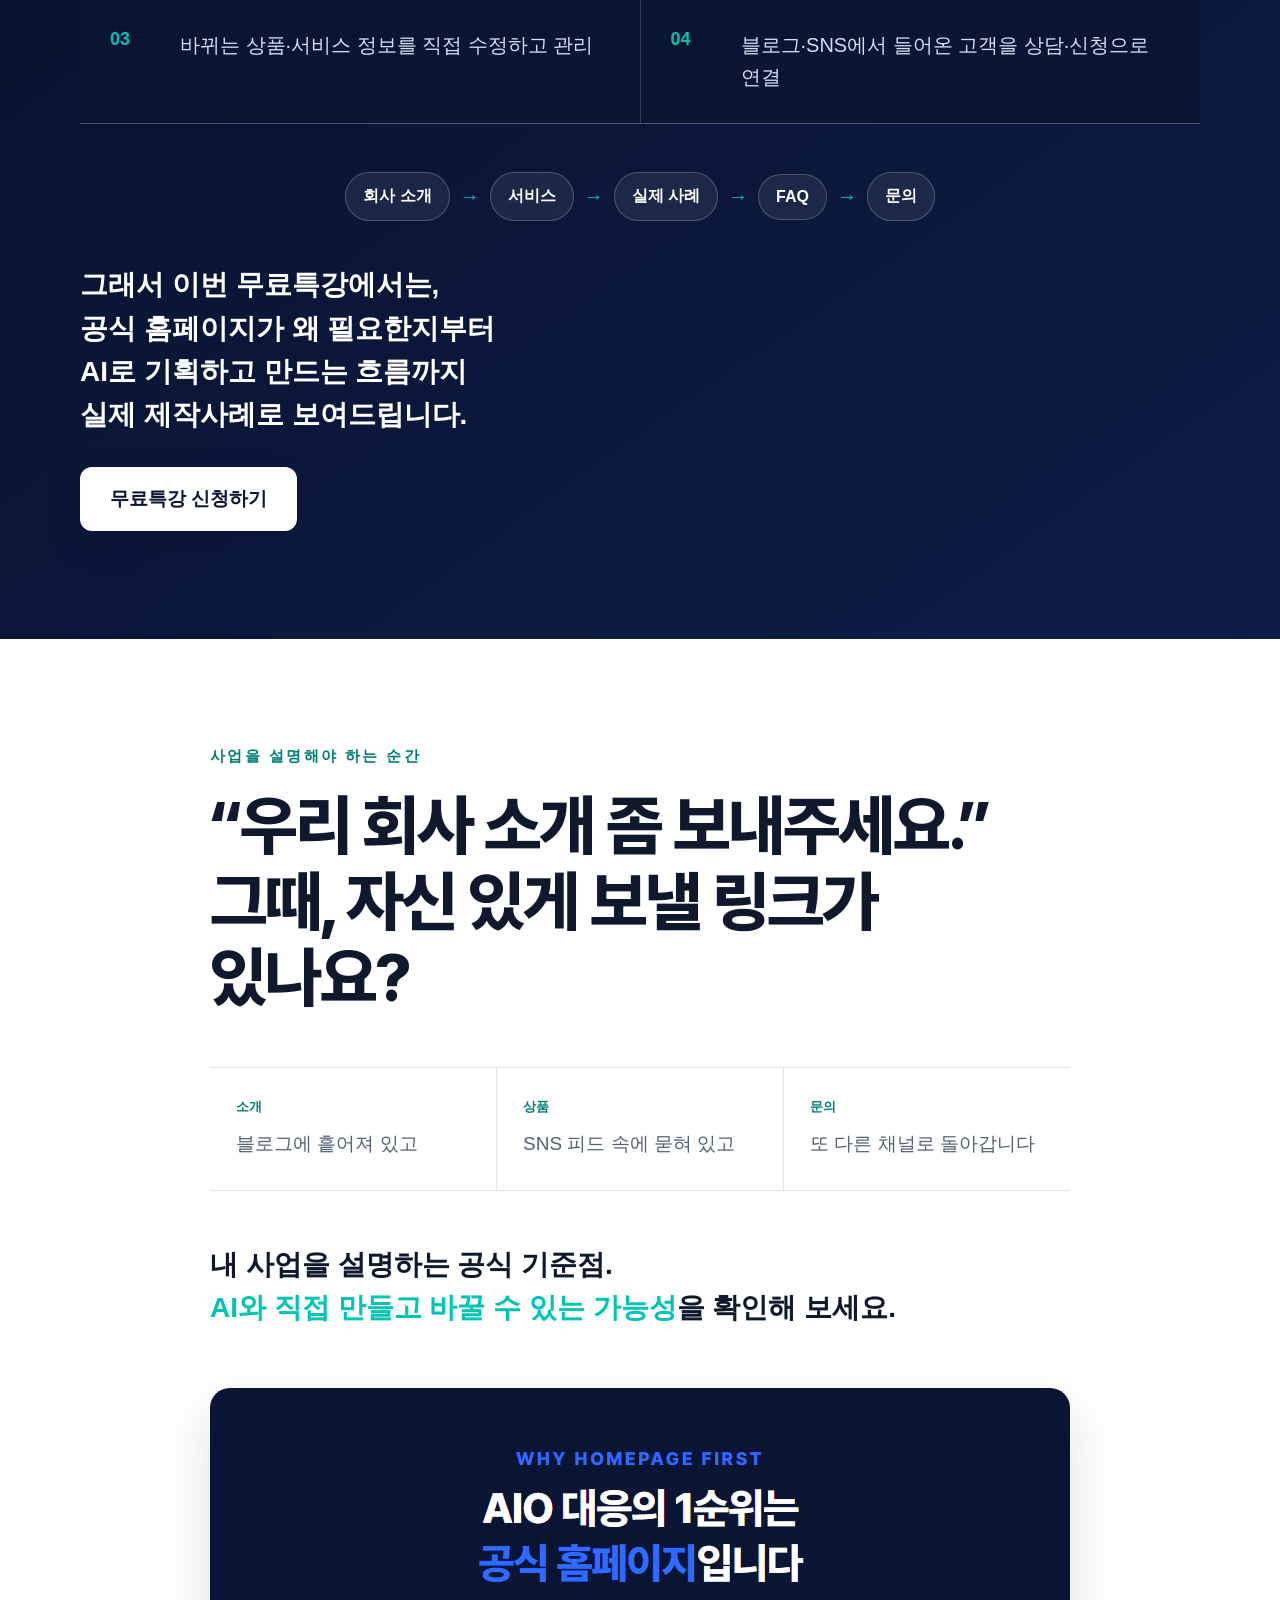
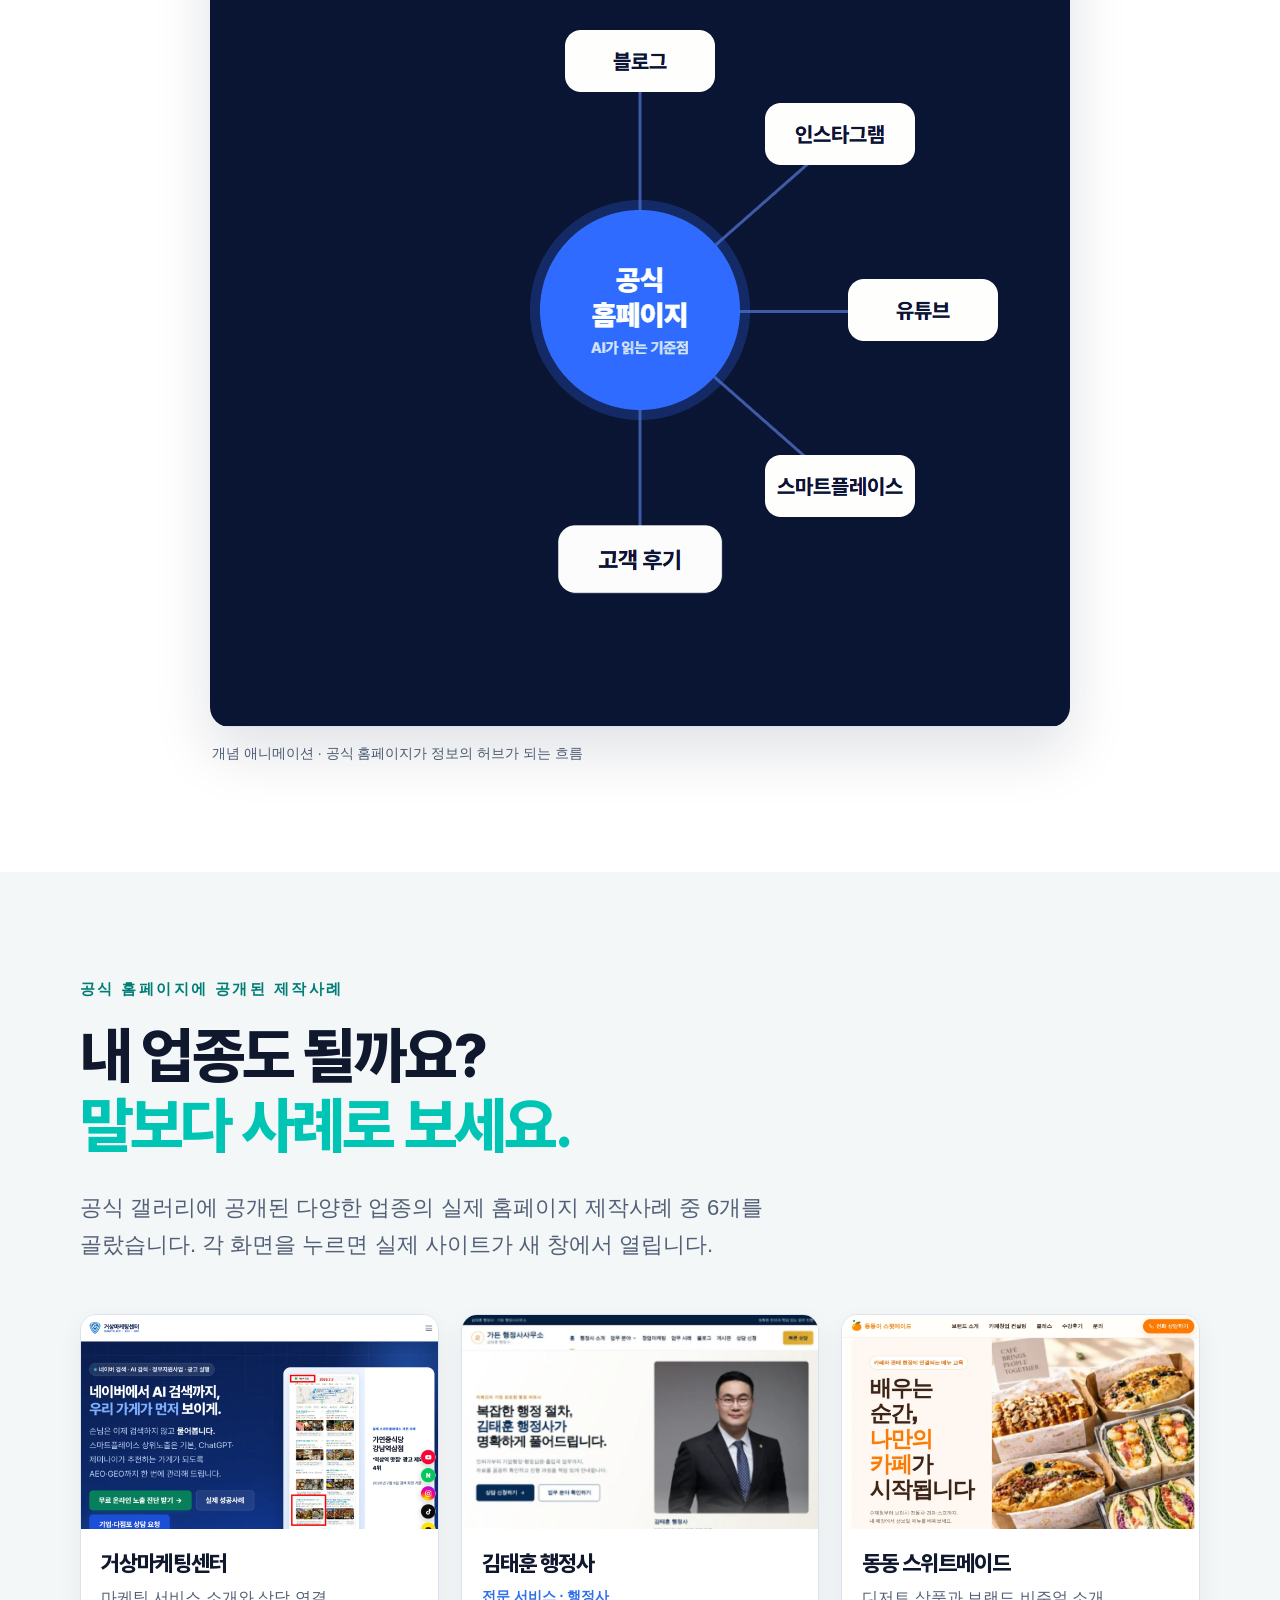
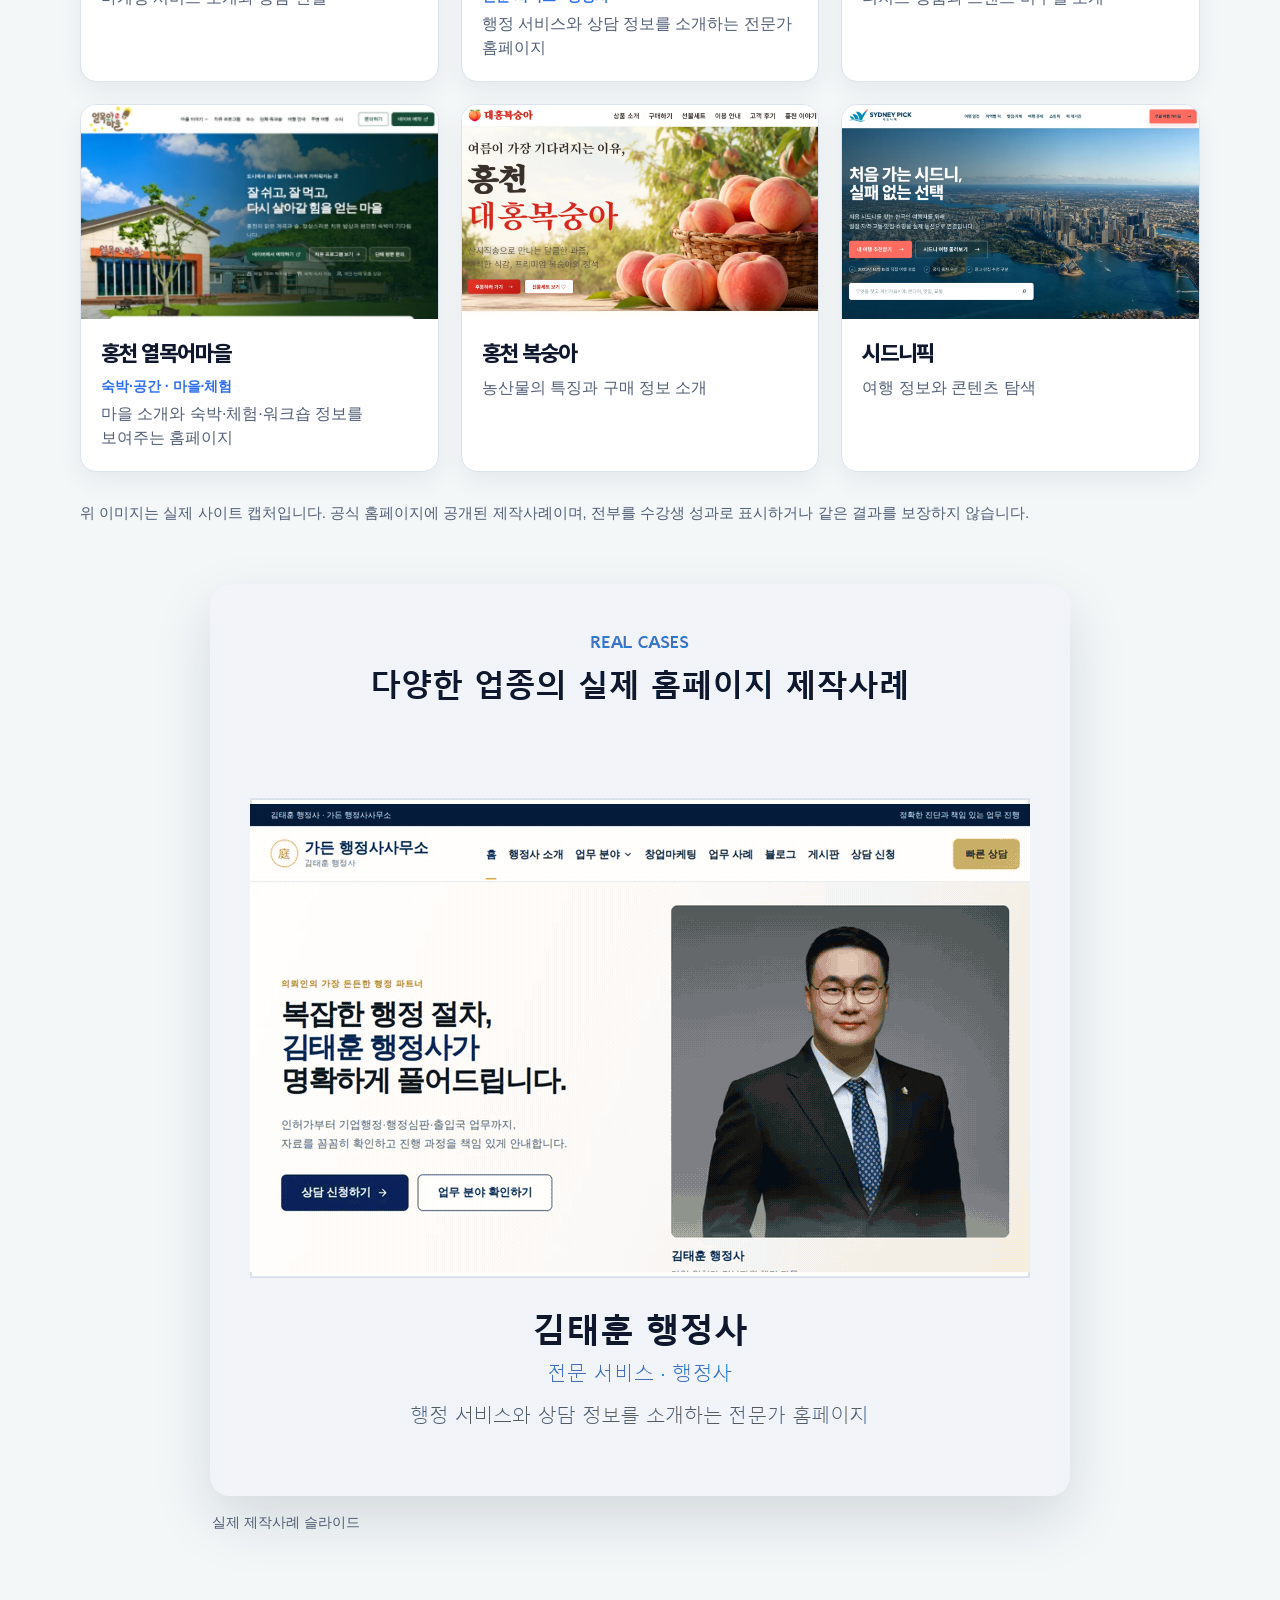
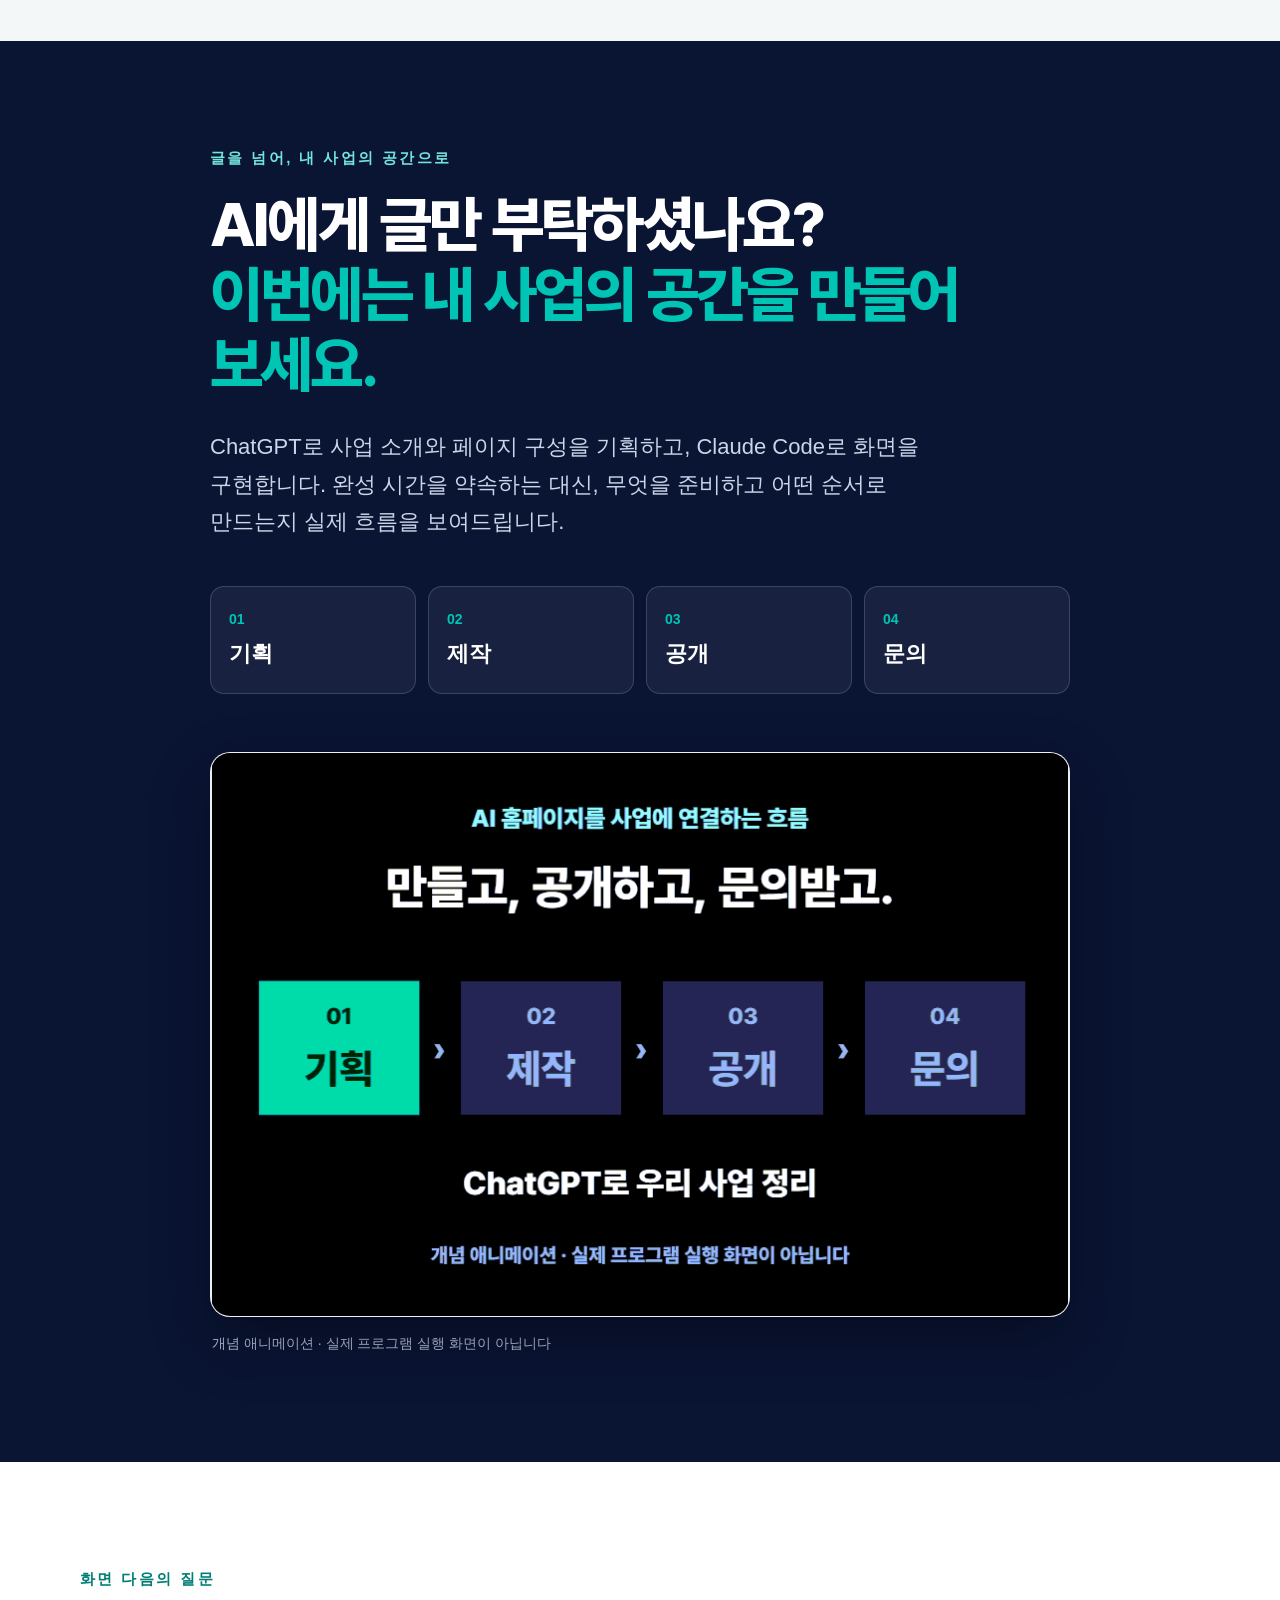
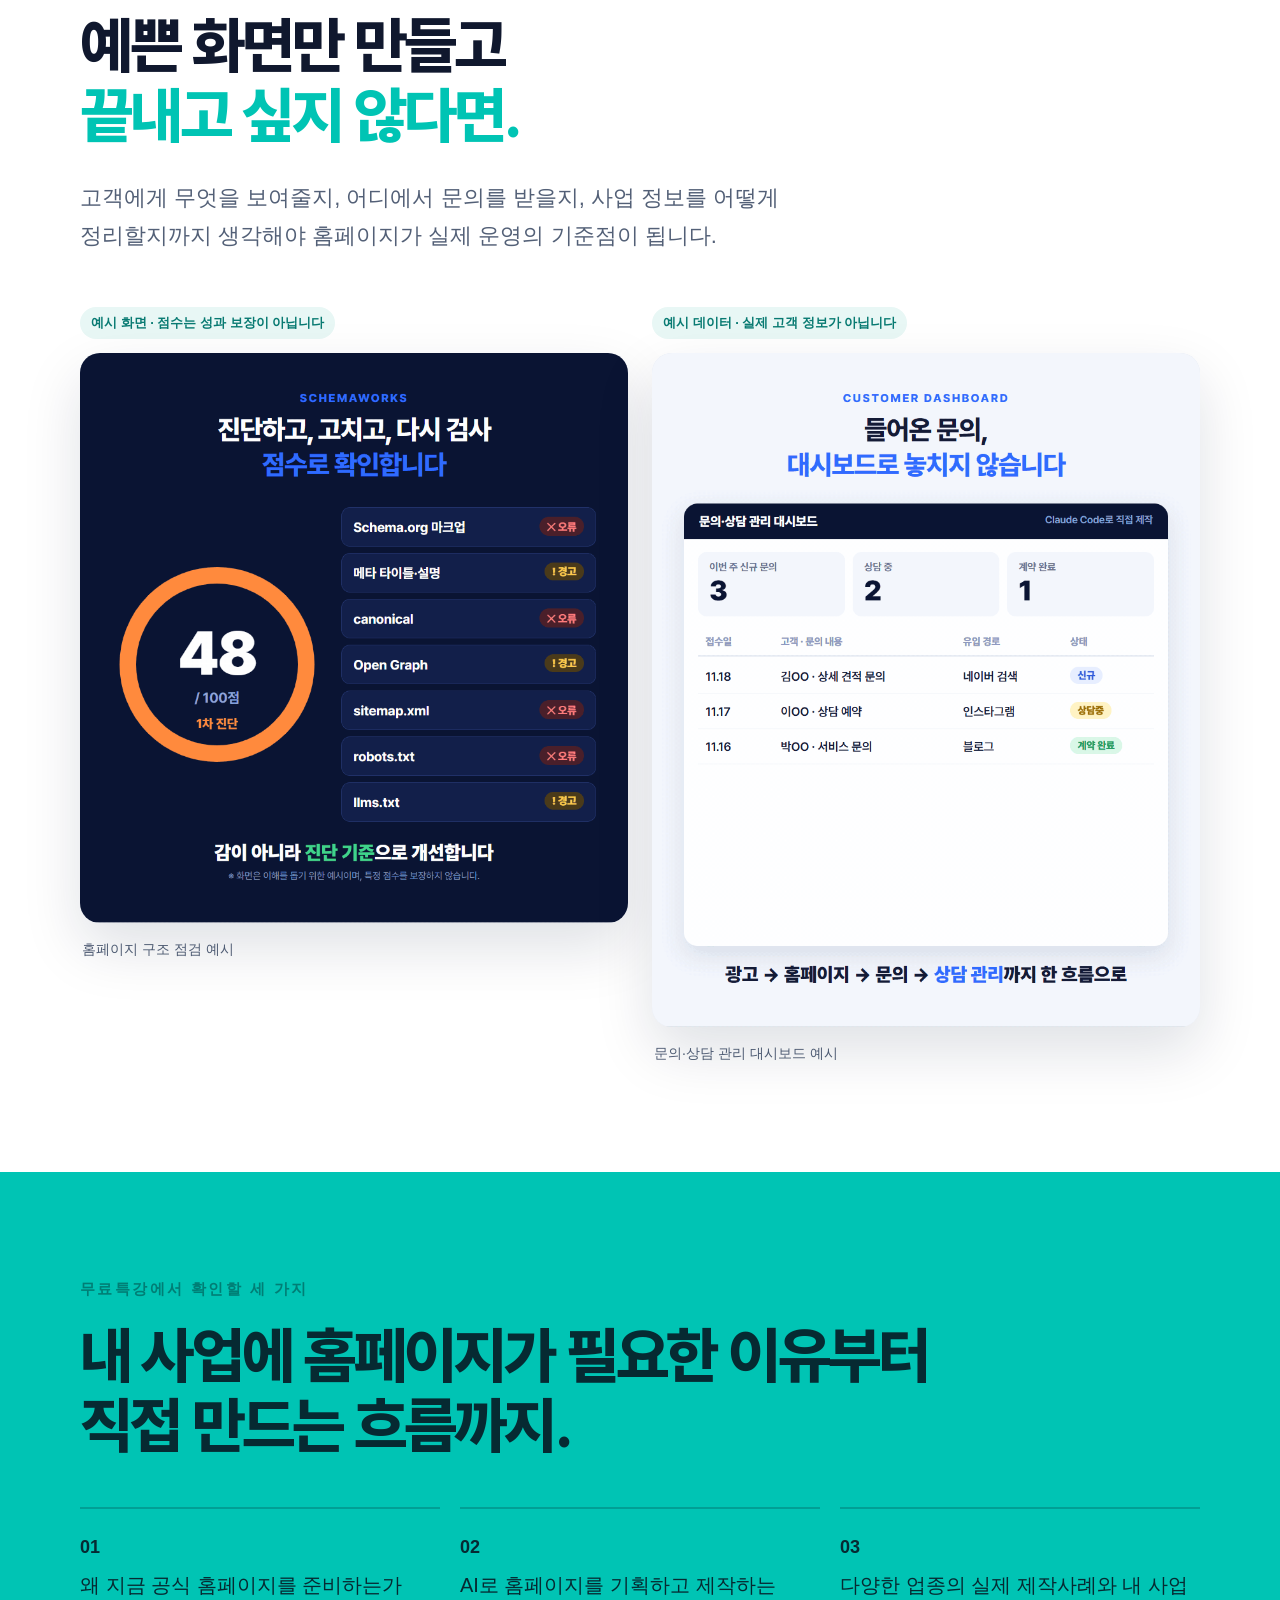
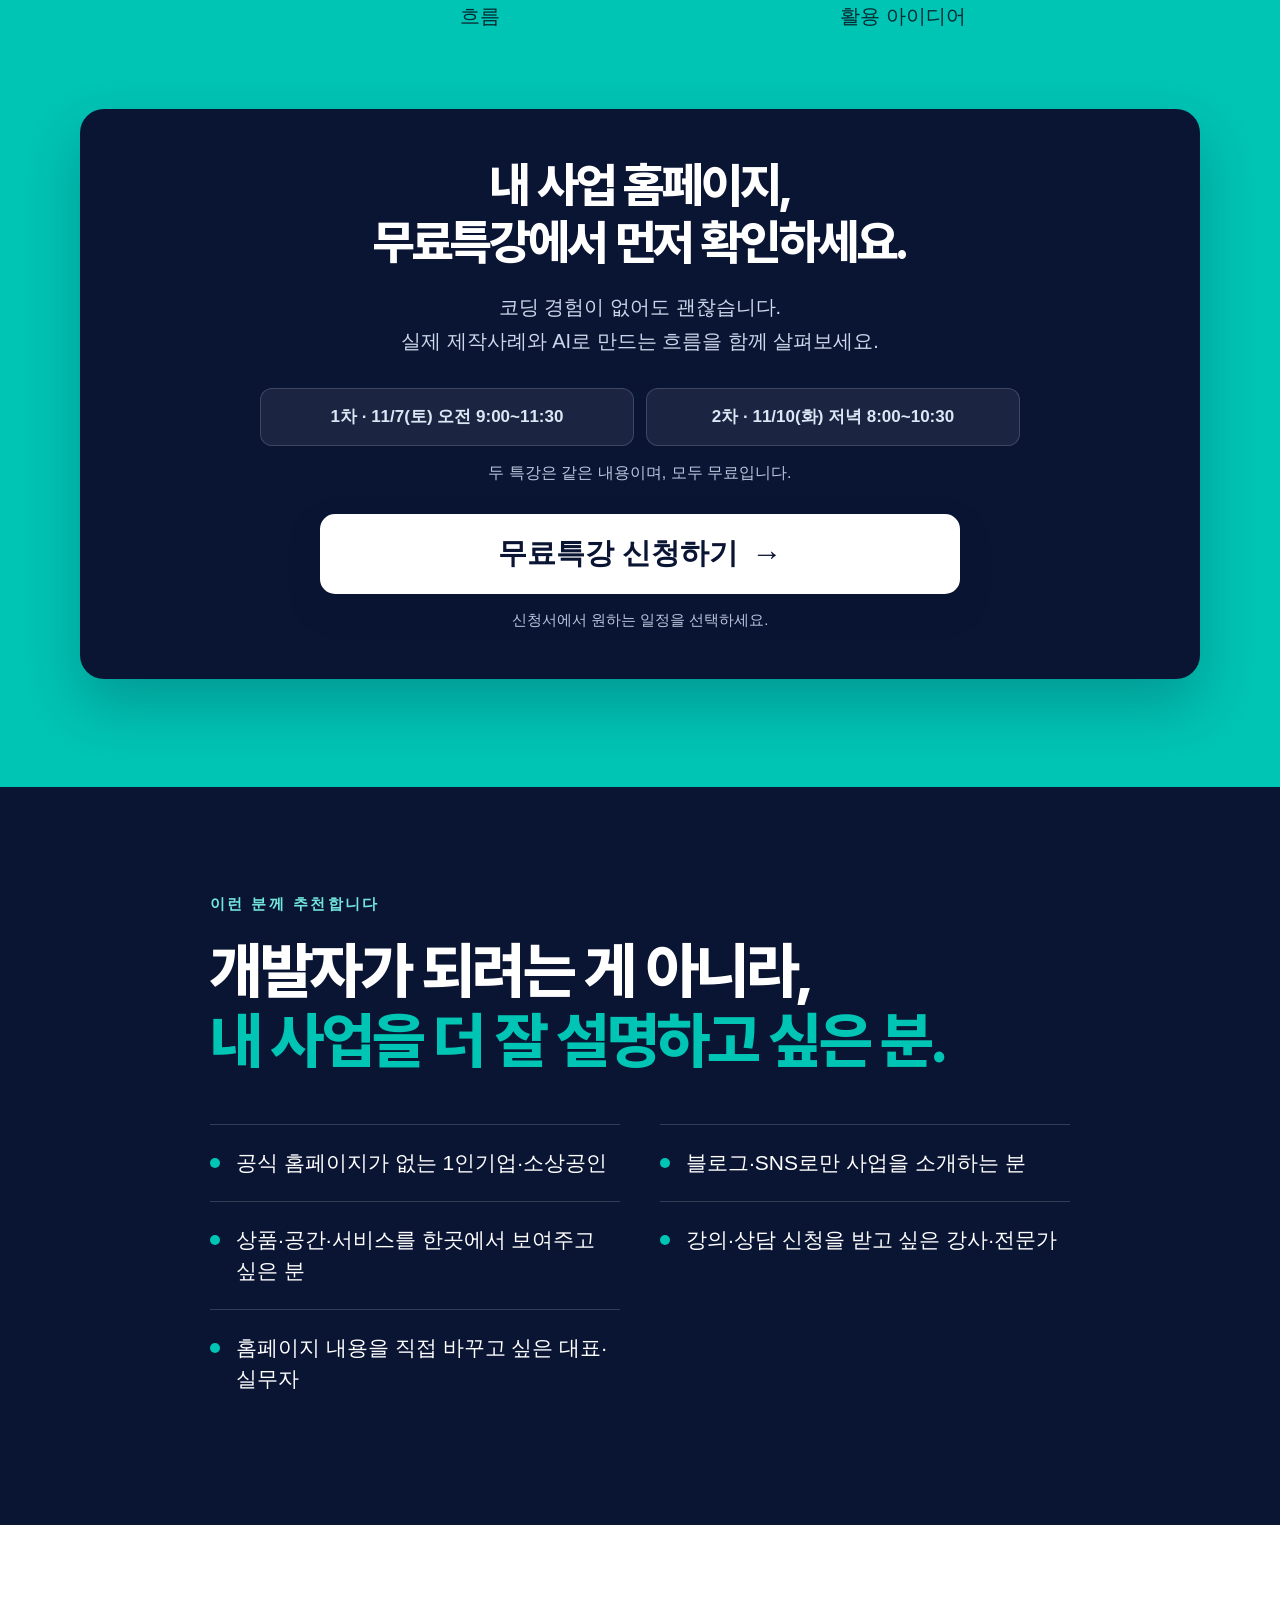
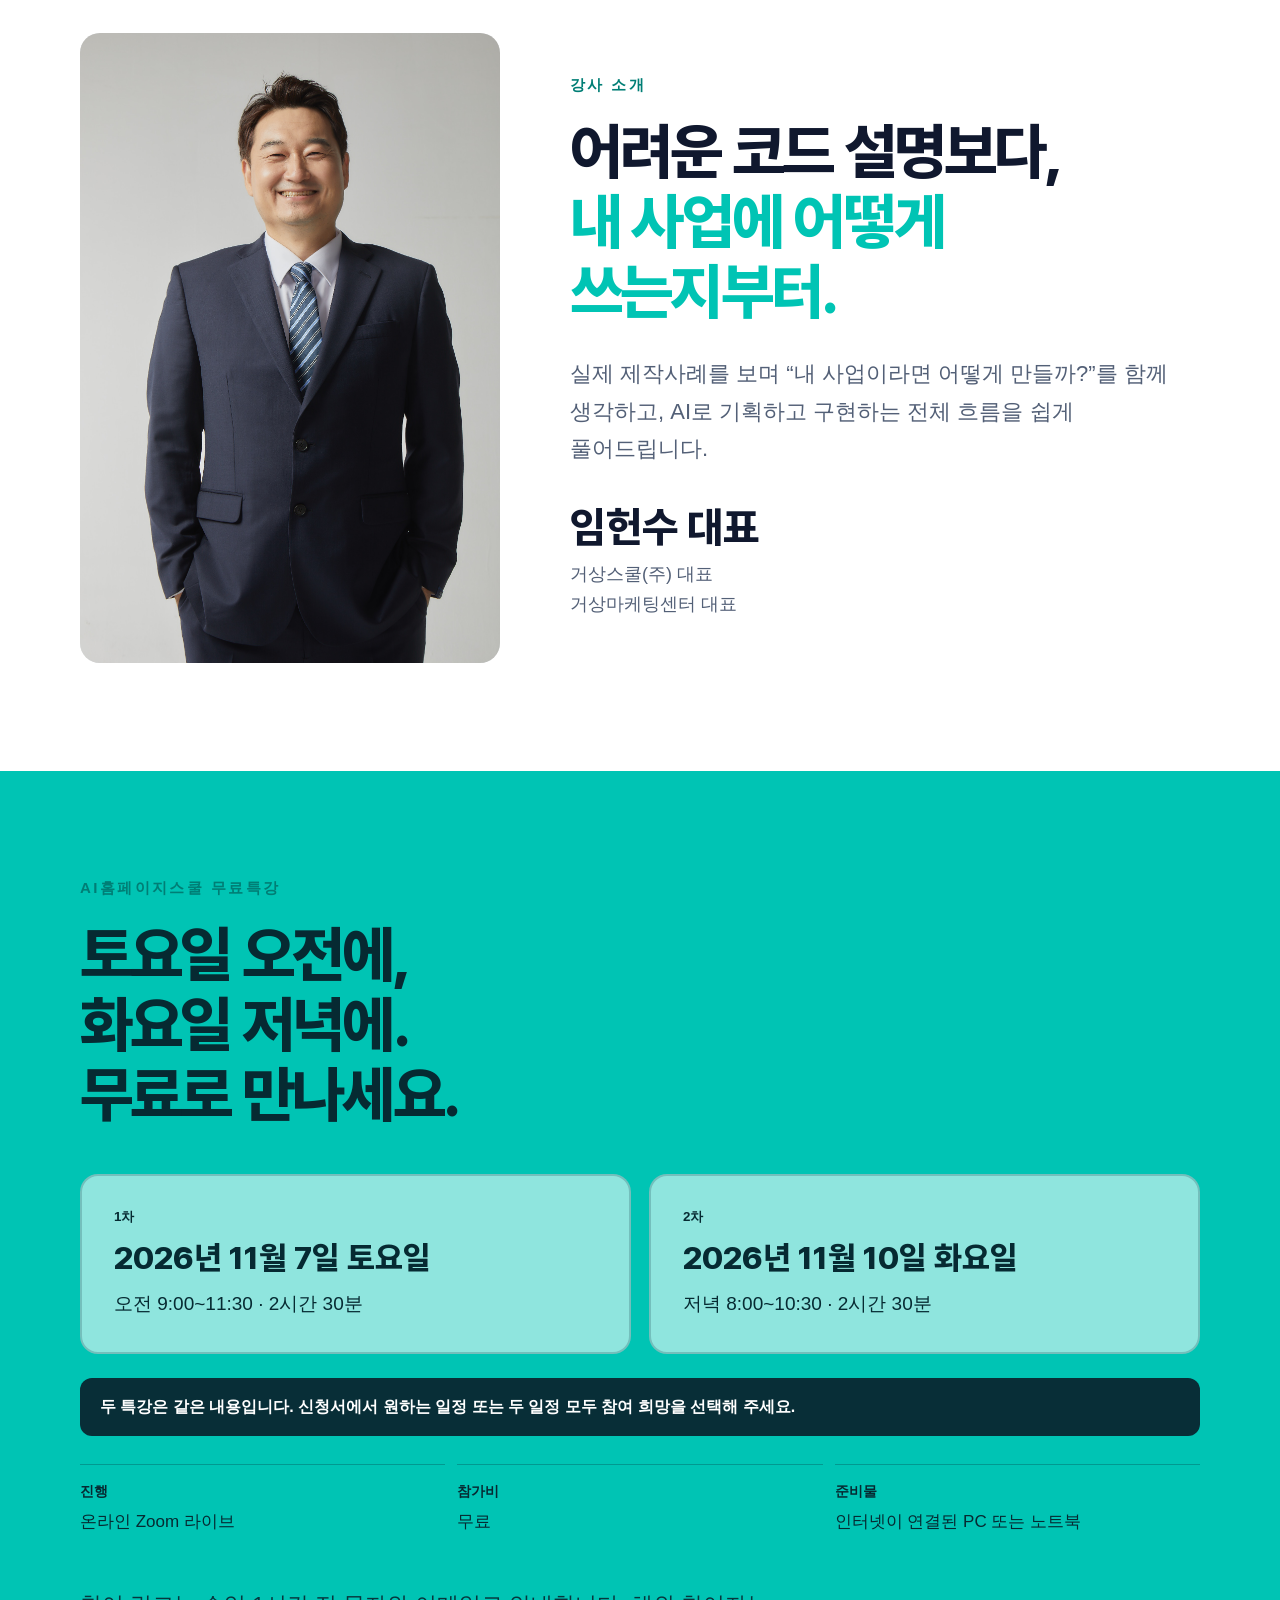
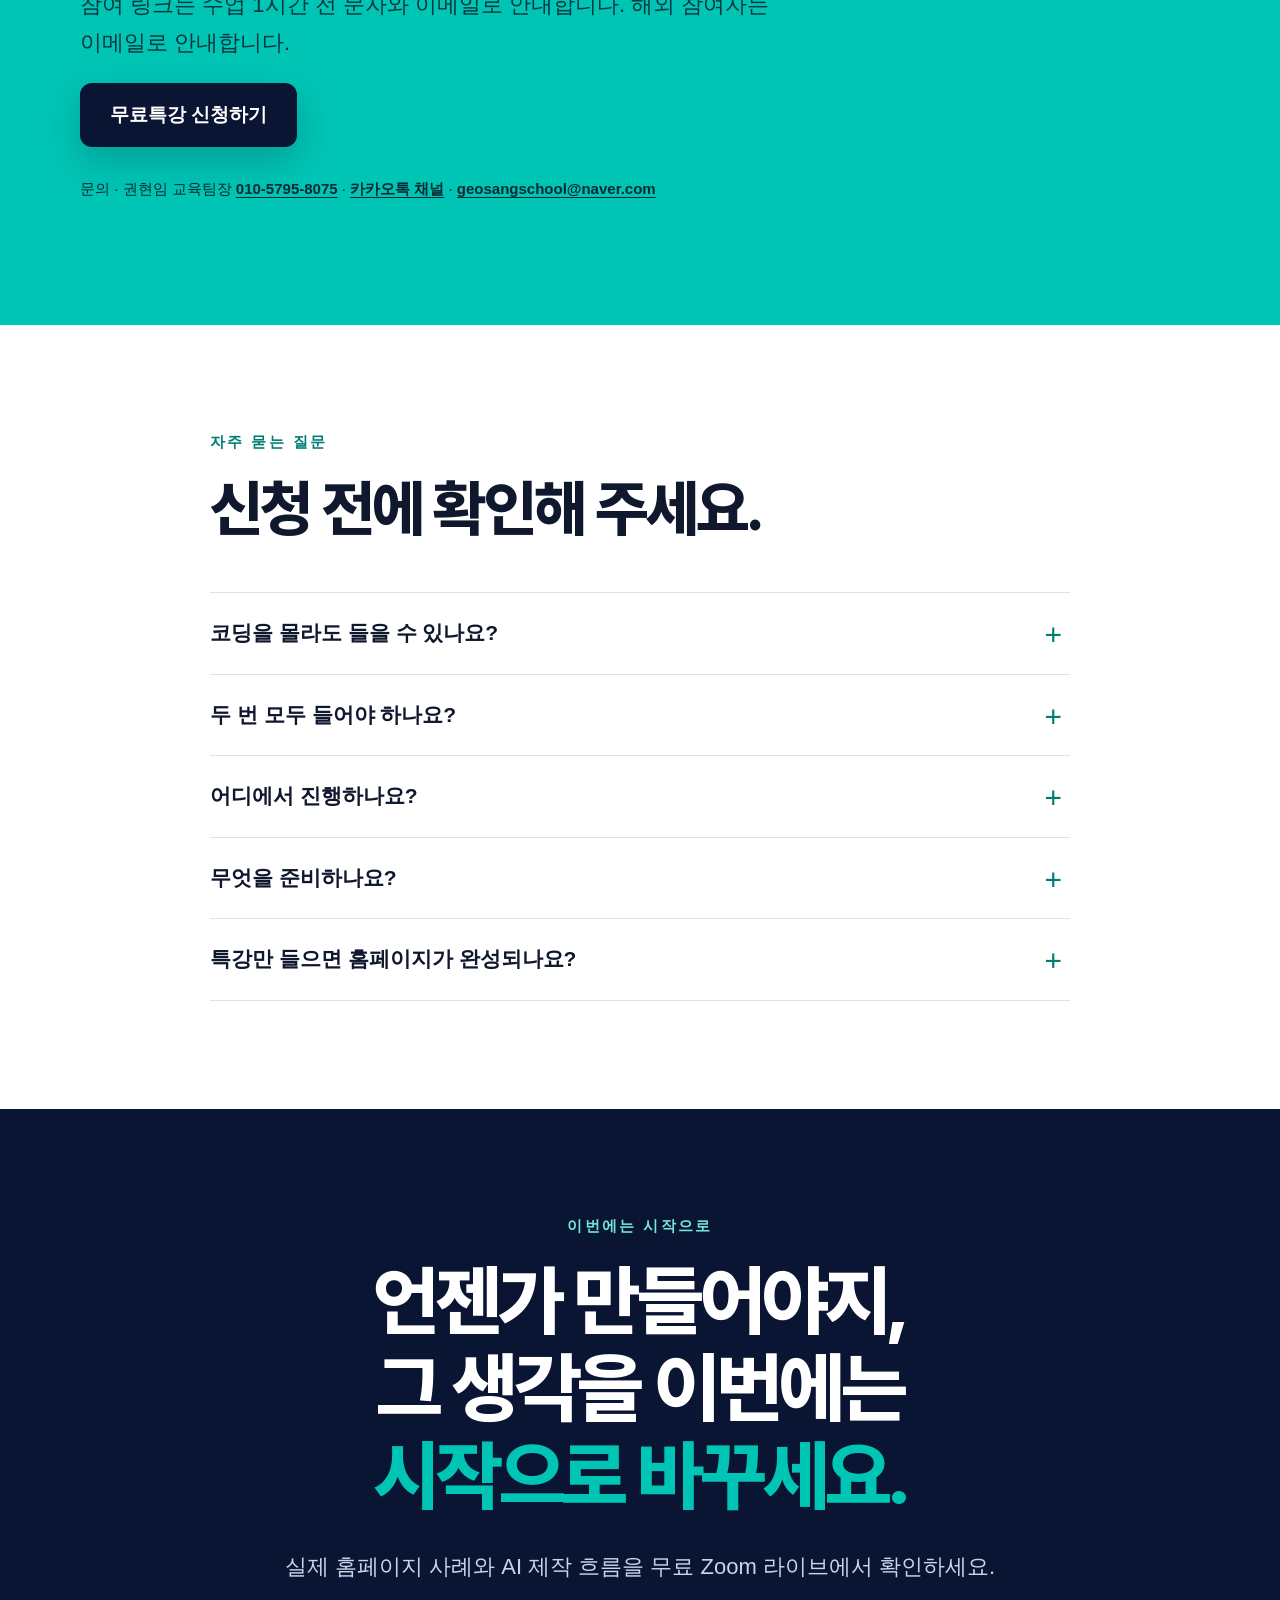
<file: free-class/index.html>
<!doctype html>
<html lang="ko">
<head>
  <meta charset="utf-8">
  <meta name="viewport" content="width=device-width,initial-scale=1,viewport-fit=cover">
  <title>AI로 내 사업 홈페이지 만들기 무료특강 | AI홈페이지스쿨</title>
  <meta name="description" content="코딩 경험 없이 AI로 내 사업 홈페이지를 기획하고 만드는 흐름을 실제 제작사례와 함께 확인하는 무료 Zoom 특강. 2026년 11월 7일 또는 11월 10일 참여할 수 있습니다.">
  <meta name="robots" content="index,follow">
  <link rel="canonical" href="https://aihomepage-school.vercel.app/free-class/">
  <meta property="og:type" content="website">
  <meta property="og:locale" content="ko_KR">
  <meta property="og:title" content="AI로 내 사업 홈페이지 만들기 무료특강">
  <meta property="og:description" content="실제 제작사례를 보고, AI로 기획하고 만드는 흐름을 무료 Zoom 라이브에서 확인하세요.">
  <meta property="og:url" content="https://aihomepage-school.vercel.app/free-class/">
  <meta property="og:image" content="https://aihomepage-school.vercel.app/free-class/assets/images/free-class-og.png">
  <meta name="twitter:card" content="summary_large_image">
  <meta name="theme-color" content="#0a1433">
  <link rel="icon" href="/assets/logo.png">
  <script async src="https://www.googletagmanager.com/gtag/js?id=G-12X4W1DVM3"></script>
  <script>window.dataLayer=window.dataLayer||[];function gtag(){dataLayer.push(arguments)}gtag('js',new Date());gtag('config','G-12X4W1DVM3');</script>
  <style>
    @font-face{font-family:PretendardFree;src:url('/free-class/assets/fonts/Pretendard-ExtraBold.woff2') format('woff2');font-weight:800;font-display:swap}
    :root{--navy:#0a1433;--navy-2:#101d45;--mint:#00c4b4;--mint-dark:#007e75;--ink:#10182e;--muted:#536077;--line:#dbe2ec;--soft:#f3f7f8;--white:#fff}
    *{box-sizing:border-box}
    html{scroll-behavior:smooth}
    body{margin:0;background:#fff;color:var(--ink);font-family:Pretendard,-apple-system,BlinkMacSystemFont,"Segoe UI","Noto Sans KR","Malgun Gothic",sans-serif;word-break:keep-all;overflow-x:hidden}
    img{max-width:100%;height:auto}
    a{color:inherit}
    button,a{-webkit-tap-highlight-color:transparent}
    .container{width:min(1120px,calc(100% - 40px));margin-inline:auto}
    .narrow{width:min(860px,100%);margin-inline:auto}
    .section{padding:108px 0}
    .section-dark{background:var(--navy);color:#fff}
    .section-soft{background:var(--soft)}
    .section-mint{background:var(--mint);color:#062a32}
    .eyebrow{margin:0 0 22px;color:var(--mint-dark);font-size:15px;font-weight:800;letter-spacing:.16em;text-transform:uppercase}
    .section-dark .eyebrow{color:#72e5db}
    h1,h2,h3,p{margin-top:0}
    h1,h2,h3{font-family:PretendardFree,Pretendard,sans-serif;font-weight:800;letter-spacing:-.045em}
    h1{font-size:clamp(64px,6.2vw,84px);line-height:1.08;margin-bottom:30px}
    h2{font-size:clamp(46px,4.8vw,66px);line-height:1.14;margin-bottom:28px}
    h3{font-size:26px;line-height:1.35}
    .lead{font-size:22px;line-height:1.72;color:var(--muted);max-width:760px}
    .section-dark .lead{color:#cbd5e8}
    .highlight{color:var(--mint)}
    .hero{min-height:92svh;display:flex;align-items:center;padding:60px 0;background:radial-gradient(circle at 83% 16%,rgba(0,196,180,.14),transparent 27%),var(--navy);color:#fff}
    .hero-inner{display:flex;flex-direction:column;align-items:center;max-width:1120px;text-align:center}
    .brand{display:inline-flex;align-items:center;gap:10px;margin-bottom:36px;color:#fff;text-decoration:none;font-size:18px;font-weight:800}
    .brand img{width:34px;height:34px;object-fit:contain}
    .hero-kicker{display:inline-flex;padding:10px 16px;border:1px solid rgba(114,229,219,.45);border-radius:999px;color:#9df4ec;background:rgba(0,196,180,.08);font-size:15px;font-weight:800;letter-spacing:.03em}
    .hero-copy{width:100%;max-width:960px;margin:24px auto 0}
    .hero .lead{max-width:720px;margin-right:auto;margin-left:auto;color:#cbd7ea}
    .hero-title-secondary{display:block;margin-top:18px;color:var(--mint)}
    .hero .lead{margin-bottom:34px}
    .schedule-strip{display:grid;grid-template-columns:1fr 1fr;gap:12px;max-width:760px;margin:32px 0 14px}
    .hero .schedule-strip{width:min(760px,100%);margin-right:auto;margin-left:auto}
    .schedule-chip{padding:19px 22px;border:1px solid rgba(255,255,255,.18);background:rgba(255,255,255,.07);border-radius:14px}
    .schedule-chip b{display:block;font-size:22px;margin-bottom:6px}
    .schedule-chip span{color:#c8d2e7;font-size:17px}
    .same-note{margin:0 0 30px;color:#aebbd3;font-size:16px}
    .hero .same-note{margin-bottom:22px}
    .cta-row{display:flex;flex-wrap:wrap;gap:12px;align-items:center}
    .hero .cta-row{justify-content:center}
    .cta{display:inline-flex;align-items:center;justify-content:center;min-height:64px;padding:17px 28px;border:2px solid var(--navy);border-radius:12px;background:var(--navy);color:#fff;text-decoration:none;font-size:19px;font-weight:800;cursor:pointer;box-shadow:0 14px 34px rgba(10,20,51,.2);transition:transform .2s ease,box-shadow .2s ease,background .2s ease,color .2s ease}
    .cta:hover{transform:translateY(-2px);background:var(--navy-2);color:#fff;box-shadow:0 18px 42px rgba(10,20,51,.28)}
    .cta:active{transform:translateY(0);background:#07102a;color:#fff}
    .cta:focus-visible,.sticky-cta:focus-visible,summary:focus-visible{outline:4px solid var(--mint);outline-offset:4px}
    .cta-secondary{background:transparent;color:#fff;border-color:rgba(255,255,255,.4);box-shadow:none}
    .cta-secondary:hover{background:rgba(255,255,255,.08);box-shadow:none}
    .apply-cta,.apply-cta:visited{background:var(--navy);border-color:var(--navy);color:#fff}
    .hero .apply-cta,.hero .apply-cta:visited,.section-dark .apply-cta,.section-dark .apply-cta:visited,.apply-banner .apply-cta,.apply-banner .apply-cta:visited{background:#fff;border-color:#fff;color:var(--navy)}
    .hero .apply-cta:hover,.section-dark .apply-cta:hover,.apply-banner .apply-cta:hover{background:#eef3f8;border-color:#eef3f8;color:var(--navy);box-shadow:0 18px 44px rgba(0,0,0,.24)}
    .hero .apply-cta:active,.section-dark .apply-cta:active,.apply-banner .apply-cta:active{background:#dfe7f1;border-color:#dfe7f1;color:var(--navy)}
    .question{font-size:clamp(46px,5.2vw,72px)}
    .scatter{display:grid;grid-template-columns:repeat(3,1fr);gap:1px;margin:52px 0;background:var(--line);border-top:1px solid var(--line);border-bottom:1px solid var(--line)}
    .scatter article{background:#fff;padding:30px 26px}
    .scatter small{display:block;color:var(--mint-dark);font-weight:800;margin-bottom:12px}
    .scatter p{font-size:19px;line-height:1.65;color:var(--muted);margin-bottom:0}
    .closing-line{font-size:28px;line-height:1.55;font-weight:800;margin:40px 0 0}
    .search-change .lead{max-width:860px}
    .plain-explainer{margin:34px 0 0;padding:24px 26px;border-left:5px solid var(--mint);background:#fff;color:var(--muted);font-size:19px;line-height:1.7}
    .plain-explainer b{color:var(--ink)}
    .book-heading{margin:70px 0 30px;font-size:34px}
    .book-grid{display:grid;grid-template-columns:repeat(4,1fr);gap:22px}
    .book-card{display:flex;flex-direction:column;min-width:0}
    .book-cover{display:flex;align-items:center;justify-content:center;height:360px;padding:18px;border:1px solid var(--line);border-radius:16px;background:#fff;box-shadow:0 12px 30px rgba(10,20,51,.07)}
    .book-cover img{display:block;width:100%;height:100%;object-fit:contain}
    .book-card h3{margin:17px 4px 0;font-size:19px;line-height:1.45;letter-spacing:-.03em}
    .book-note{margin:30px 0 0;color:var(--muted);font-size:15px;line-height:1.7}
    .priority-section{background:linear-gradient(145deg,#07102a,#0d1d47)}
    .priority-grid{display:grid;grid-template-columns:1fr 1fr;gap:1px;margin:48px 0;background:rgba(255,255,255,.15);border-top:1px solid rgba(255,255,255,.15);border-bottom:1px solid rgba(255,255,255,.15)}
    .priority-item{display:grid;grid-template-columns:52px 1fr;gap:18px;padding:30px;background:var(--navy)}
    .priority-item b{color:var(--mint);font-size:18px}
    .priority-item p{margin:0;color:#d7e0f1;font-size:20px;line-height:1.6}
    .site-map{display:flex;align-items:center;justify-content:center;gap:10px;margin:42px 0;flex-wrap:wrap}
    .site-map span{padding:13px 17px;border:1px solid rgba(255,255,255,.22);border-radius:999px;background:rgba(255,255,255,.07);font-size:16px;font-weight:800}
    .site-map i{color:var(--mint);font-style:normal;font-size:20px}
    .priority-bridge{max-width:820px;margin:0 0 30px;color:#fff;font-size:28px;line-height:1.55;font-weight:800}
    .motion-wrap{margin:58px auto 0}
    .motion-figure{position:relative;width:100%;margin:0;aspect-ratio:var(--ratio);overflow:hidden;border-radius:20px;background:#e9eef5;box-shadow:0 24px 58px rgba(10,20,51,.13)}
    .section-dark .motion-figure{box-shadow:0 24px 60px rgba(0,0,0,.3);border:1px solid rgba(255,255,255,.1)}
    .motion-figure img{position:absolute;inset:0;width:100%;height:100%;object-fit:contain;background:inherit}
    .motion-caption{display:flex;justify-content:space-between;gap:16px;align-items:center;margin:16px 2px 0;color:var(--muted);font-size:14px;line-height:1.5}
    .section-dark .motion-caption{color:#aebbd3}
    .case-grid{display:grid;grid-template-columns:repeat(3,1fr);gap:22px;margin-top:50px}
    .case-card{display:block;border:1px solid var(--line);border-radius:16px;overflow:hidden;background:#fff;color:inherit;text-decoration:none;box-shadow:0 10px 26px rgba(10,20,51,.06);transition:transform .2s ease,box-shadow .2s ease}
    .case-card:hover{transform:translateY(-4px);box-shadow:0 18px 38px rgba(10,20,51,.12)}
    .case-card img{display:block;width:100%;aspect-ratio:5/3;object-fit:cover;object-position:top;background:#e9edf3}
    .case-copy{padding:20px}
    .case-copy h3{font-size:22px;margin-bottom:7px}
    .case-copy p{margin:0;color:var(--muted);font-size:16px;line-height:1.55}
    .case-meta{display:block;margin-bottom:4px;color:#2f6feb;font-size:14px;font-weight:800}
    .proof-note{margin:28px 0 0;color:var(--muted);font-size:15px;line-height:1.7}
    .flow{display:grid;grid-template-columns:repeat(4,1fr);gap:12px;margin:45px 0 0;counter-reset:flow}
    .flow div{padding:24px 18px;border:1px solid rgba(255,255,255,.16);border-radius:14px;background:rgba(255,255,255,.06)}
    .flow div:before{counter-increment:flow;content:"0" counter(flow);display:block;color:var(--mint);font-weight:800;font-size:14px;margin-bottom:12px}
    .flow b{font-size:22px}
    .dual-media{display:grid;grid-template-columns:1fr 1fr;gap:24px;margin-top:52px;align-items:start}
    .demo-label{display:inline-block;margin-bottom:14px;padding:7px 11px;border-radius:999px;background:#e8f7f5;color:#087a72;font-size:13px;font-weight:800}
    .demo-card .motion-wrap{margin-top:0}
    .benefit-list{display:grid;grid-template-columns:repeat(3,1fr);gap:20px;margin:46px 0}
    .benefit{padding:28px 0;border-top:2px solid rgba(6,42,50,.24)}
    .benefit b{display:block;font-size:18px;margin-bottom:12px}
    .benefit p{font-size:20px;line-height:1.58;margin:0}
    .apply-banner{margin-top:48px;padding:48px;border-radius:24px;background:var(--navy);color:#fff;text-align:center;box-shadow:0 26px 56px rgba(10,20,51,.24)}
    .apply-banner h3{max-width:760px;margin:0 auto 18px;color:#fff;font-size:clamp(40px,4vw,48px);line-height:1.2}
    .apply-banner-copy{max-width:700px;margin:0 auto;color:#cbd7ea;font-size:20px;line-height:1.7}
    .apply-banner-schedule{display:grid;grid-template-columns:1fr 1fr;gap:12px;max-width:760px;margin:30px auto 14px}
    .apply-banner-schedule span{display:flex;align-items:center;justify-content:center;min-height:58px;padding:13px 16px;border:1px solid rgba(255,255,255,.16);border-radius:12px;background:rgba(255,255,255,.07);color:#dce6f5;font-size:17px;font-weight:800;line-height:1.45}
    .apply-banner-note{margin:0 0 28px;color:#b9c6dc;font-size:16px;line-height:1.6}
    .apply-banner-button{width:100%;max-width:640px;min-height:80px;padding:20px 24px;border-radius:15px;font-size:29px;line-height:1.2;gap:14px}
    .apply-banner-button .cta-arrow{flex:0 0 auto;font-size:1.05em;line-height:1}
    .apply-banner-hint{margin:15px 0 0;color:#b9c6dc;font-size:15px;line-height:1.5}
    .audience-list{display:grid;grid-template-columns:1fr 1fr;gap:0 40px;margin-top:48px}
    .audience-item{display:flex;gap:16px;padding:22px 0;border-top:1px solid rgba(255,255,255,.17);font-size:21px;line-height:1.5}
    .audience-item:before{content:"";flex:0 0 10px;width:10px;height:10px;margin-top:11px;border-radius:50%;background:var(--mint)}
    .teacher-grid{display:grid;grid-template-columns:minmax(280px,.8fr) 1.2fr;gap:70px;align-items:center}
    .teacher-photo{display:block;width:100%;max-height:650px;object-fit:cover;object-position:50% 16%;border-radius:20px;background:#e8ebef}
    .teacher-name{font-family:PretendardFree,sans-serif;font-size:42px;margin:34px 0 8px}
    .teacher-role{color:var(--muted);font-size:18px;line-height:1.65}
    .schedule-title{max-width:800px}
    .schedule-grid{display:grid;grid-template-columns:1fr 1fr;gap:18px;margin:44px 0 24px}
    .event-card{padding:32px;border:2px solid rgba(6,42,50,.2);border-radius:18px;background:rgba(255,255,255,.56)}
    .event-card small{display:block;font-weight:800;margin-bottom:12px}
    .event-card strong{display:block;font-family:PretendardFree,sans-serif;font-size:32px;line-height:1.3;margin-bottom:10px}
    .event-card span{font-size:19px;line-height:1.6}
    .event-details{display:grid;grid-template-columns:repeat(3,1fr);gap:12px;margin:24px 0 32px}
    .event-details div{padding:18px 0;border-top:1px solid rgba(6,42,50,.28)}
    .event-details b{display:block;font-size:14px;margin-bottom:8px}
    .event-details span{font-size:17px;line-height:1.55}
    .same-content{padding:17px 20px;border-radius:12px;background:#082e37;color:#fff;font-weight:800;line-height:1.55;margin-bottom:28px}
    .contact{margin-top:28px;font-size:15px;line-height:1.8}
    .contact a{font-weight:800;text-underline-offset:3px}
    .faq-list{margin-top:48px;border-top:1px solid var(--line)}
    details{border-bottom:1px solid var(--line)}
    summary{position:relative;cursor:pointer;list-style:none;padding:25px 52px 25px 0;font-size:21px;font-weight:800;line-height:1.45}
    summary::-webkit-details-marker{display:none}
    summary:after{content:"+";position:absolute;right:8px;top:20px;color:var(--mint-dark);font-size:30px;font-weight:400}
    details[open] summary:after{content:"−"}
    .faq-answer{padding:0 56px 26px 0;color:var(--muted);font-size:18px;line-height:1.75}
    .final{padding-bottom:150px;text-align:center}
    .final h2{font-size:clamp(54px,6vw,78px)}
    .final .lead{margin-inline:auto}
    .final .schedule-strip{margin:36px auto 16px;text-align:left}
    .final .cta-row{justify-content:center;margin-top:32px}
    .micro-footer{padding:34px 0;background:#07102a;color:#91a0bd;text-align:center;font-size:13px;line-height:1.8}
    .sticky-bar{display:none}
    @media (prefers-reduced-motion:reduce){html{scroll-behavior:auto}.cta,.case-card{transition:none}}
    @media (max-width:900px){
      .section{padding:88px 0}.book-grid{grid-template-columns:repeat(2,1fr)}.case-grid{grid-template-columns:repeat(2,1fr)}.dual-media{grid-template-columns:1fr}.teacher-grid{gap:40px}.benefit-list{grid-template-columns:1fr}.flow{grid-template-columns:1fr 1fr}
    }
    @media (max-width:620px){
      body{padding-bottom:calc(92px + env(safe-area-inset-bottom))}.container{width:min(100% - 32px,520px)}.section{padding:72px 0}.hero{min-height:auto;padding:34px 0 78px}.brand{margin-bottom:40px;font-size:16px}.brand img{width:30px;height:30px}.hero-kicker{font-size:13px;padding:9px 12px}.hero-copy{margin-top:22px}h1{font-size:clamp(38px,11.4vw,46px);line-height:1.12;letter-spacing:-.05em}h2,.question{font-size:clamp(30px,9.2vw,36px);line-height:1.22}.lead{font-size:19px;line-height:1.68}.hero-title-secondary{margin-top:14px}.schedule-strip{grid-template-columns:1fr;margin-top:28px}.schedule-chip{padding:17px}.schedule-chip b{font-size:20px}.schedule-chip span{font-size:16px}.cta-row{display:grid;grid-template-columns:1fr}.cta{width:100%;min-height:62px;font-size:19px}.plain-explainer{padding:20px;font-size:17px}.book-heading{margin-top:50px;font-size:27px}.book-grid{grid-template-columns:1fr 1fr;gap:16px}.book-cover{height:238px;padding:10px;border-radius:12px}.book-card h3{font-size:15px;line-height:1.45;margin-top:12px}.book-note{font-size:14px}.priority-grid{grid-template-columns:1fr;margin:34px 0}.priority-item{grid-template-columns:42px 1fr;padding:23px 18px;gap:12px}.priority-item p{font-size:18px}.site-map{gap:7px;margin:32px 0}.site-map span{padding:10px 12px;font-size:14px}.site-map i{font-size:16px}.priority-bridge{font-size:22px}.scatter{grid-template-columns:1fr;margin:40px 0}.scatter article{padding:24px 4px}.closing-line{font-size:23px}.motion-wrap{margin-top:40px}.motion-figure{border-radius:14px}.motion-caption{align-items:flex-start;flex-direction:column}.case-grid{grid-template-columns:1fr;gap:18px;margin-top:38px}.case-copy{padding:18px}.case-copy h3{font-size:22px}.case-copy p{font-size:17px}.flow{grid-template-columns:1fr 1fr;gap:8px;margin-top:34px}.flow div{padding:20px 15px}.flow b{font-size:19px}.dual-media{margin-top:38px}.benefit-list{margin:34px 0}.benefit{padding:22px 0}.benefit p{font-size:19px}.apply-banner{margin-top:40px;padding:26px 20px;border-radius:22px}.apply-banner h3{font-size:clamp(28px,8.2vw,32px);line-height:1.24;margin-bottom:16px}.apply-banner-copy{font-size:17px;line-height:1.65}.apply-banner-schedule{grid-template-columns:1fr;gap:9px;margin:24px auto 12px}.apply-banner-schedule span{min-height:52px;padding:11px 12px;font-size:15px}.apply-banner-note{font-size:14px;margin-bottom:22px}.apply-banner-button{min-height:70px;padding:17px 18px;border-radius:14px;font-size:23px;gap:10px}.apply-banner-hint{font-size:14px;margin-top:13px}.audience-list{grid-template-columns:1fr;margin-top:34px}.audience-item{font-size:19px;padding:19px 0}.teacher-grid{grid-template-columns:1fr;gap:34px}.teacher-photo{max-height:520px}.teacher-name{font-size:34px;margin-top:24px}.schedule-grid{grid-template-columns:1fr;margin-top:34px}.event-card{padding:25px 22px}.event-card strong{font-size:27px}.event-details{grid-template-columns:1fr;gap:0}.event-details div{padding:16px 0}summary{font-size:19px;padding:22px 44px 22px 0}.faq-answer{font-size:17px;padding-right:0}.final{padding-bottom:88px}.final h2{font-size:clamp(38px,11vw,46px)}.micro-footer{padding-bottom:28px}.sticky-bar{position:fixed;z-index:50;left:0;right:0;bottom:0;display:block;padding:10px 14px calc(10px + env(safe-area-inset-bottom));background:rgba(255,255,255,.96);border-top:1px solid #dbe2ec;backdrop-filter:blur(12px)}.sticky-cta{display:flex;align-items:center;justify-content:center;width:100%;min-height:58px;border-radius:12px;background:var(--navy);color:#fff;text-decoration:none;font-size:18px;font-weight:800;box-shadow:0 8px 24px rgba(10,20,51,.25);cursor:pointer}.sticky-cta:visited{color:#fff}.sticky-cta:hover,.sticky-cta:active{background:var(--navy-2);color:#fff}
    }
  </style>

  <style id="meta-consent-style">
    .meta-consent[hidden]{display:none!important}
    .meta-consent{position:fixed;z-index:1000;left:16px;right:16px;bottom:16px;max-width:640px;margin:auto;padding:20px;background:#fff;color:#10182e;border:1px solid #dbe2ec;border-radius:16px;box-shadow:0 8px 36px #0a14332b;font:15px/1.6 system-ui,sans-serif}
    .meta-consent h2{font-size:18px;line-height:1.4;margin:0 0 8px;color:#10182e}
    .meta-consent p{margin:0 0 12px;font-size:14px;line-height:1.6;color:#536077}
    .meta-consent-actions{display:flex;gap:10px}
    .meta-consent-actions button{flex:1;min-height:46px;border:1px solid #101d45;border-radius:9px;background:#fff;color:#101d45;font:700 15px/1.3 system-ui,sans-serif;cursor:pointer;padding:10px}
    .meta-consent-actions button:focus-visible,.meta-settings:focus-visible{outline:3px solid #00c4b4;outline-offset:3px}
    .meta-consent-actions button:disabled{opacity:.5;cursor:not-allowed}
    .meta-settings{display:inline-block;margin-top:10px;padding:4px 0;border:0;background:none;text-decoration:underline;color:inherit;font:inherit;cursor:pointer}
    .meta-consent-open .sticky-bar{visibility:hidden}
    @media(max-width:600px){.meta-consent{left:12px;right:12px;bottom:max(12px,env(safe-area-inset-bottom));padding:16px;border-radius:14px}.meta-consent h2{font-size:17px}.meta-consent-actions button{font-size:14px}}
  </style>
</head>
<body>
  <main>
    <section class="hero" aria-labelledby="hero-title">
      <div class="container hero-inner">
        <a class="brand" href="/" aria-label="AI홈페이지스쿨 홈"><img src="/assets/logo.png" alt="">AI홈페이지스쿨</a>
        <div class="hero-kicker">코딩 경험 없어도 · 온라인 Zoom · 무료특강</div>
        <div class="hero-copy">
          <h1 id="hero-title">홈페이지,<br>이제 남의 손만<br>기다리지 마세요.<span class="hero-title-secondary">내 사업 홈페이지를<br>AI와 직접 만드는 방법.</span></h1>
          <p class="lead">내 가게, 내 상품, 내 서비스를 소개할 공식 홈페이지. 실제 제작사례를 보고, AI로 기획하고 만드는 흐름을 무료로 확인하세요.</p>
        </div>
        <div class="schedule-strip" aria-label="무료특강 일정">
          <div class="schedule-chip"><b>11월 7일 토요일</b><span>오전 9:00~11:30 · 1차</span></div>
          <div class="schedule-chip"><b>11월 10일 화요일</b><span>저녁 8:00~10:30 · 2차</span></div>
        </div>
        <p class="same-note">두 특강은 같은 내용입니다. 원하는 일정 또는 두 일정 모두 참여 희망을 선택할 수 있습니다.</p>
        <div class="cta-row">
          <a class="cta apply-cta apply-link" data-location="hero" href="#free-class-apply" target="_blank" rel="noopener noreferrer">무료특강 신청하기</a>
          <a class="cta cta-secondary" href="#cases">실제 제작사례 보기</a>
        </div>
      </div>
    </section>

    <section id="search-books" class="section section-soft search-change" aria-labelledby="search-change-title">
      <div class="container">
        <div class="narrow">
          <p class="eyebrow">AI 검색 환경의 변화</p>
          <h2 id="search-change-title">고객은 검색하고,<br>AI는 답을 정리합니다.<br><span class="highlight">그 안에 우리 사업도 설명될 수 있을까요?</span></h2>
          <p class="lead">검색 결과의 링크를 살펴보는 방식에 더해,<br>AI가 정보를 찾아 요약해 주는 방식이 함께 쓰이고 있습니다.<br><br>우리 회사가 누구를 돕고, 무엇을 제공하며,<br>어떤 사례와 신뢰가 있는지 명확하게 정리하는 준비가 중요합니다.</p>
          <div class="plain-explainer"><b>AEO·GEO를 쉽게 말하면,</b><br>AI 답변과 생성형 검색을 고려해 사업 정보를 이해하기 쉽게 정리하는 접근입니다. 검색 순위나 AI의 추천을 보장하는 방법이 아니라, 내 사업 정보를 더 명확하고 일관되게 설명하기 위한 준비입니다.</div>
        </div>
        <h3 id="book-library" class="book-heading">AI 검색의 변화를 이해하는 4권의 책</h3>
        <div class="book-grid" aria-labelledby="book-library">
          <article class="book-card">
            <div class="book-cover"><img src="/assets/book1-zeroclick.jpg" loading="lazy" alt="제로클릭 책 표지"></div>
            <h3>제로클릭</h3>
          </article>
          <article class="book-card">
            <div class="book-cover"><img src="/assets/book2-aeogeo.png" loading="lazy" alt="AEO·GEO 생존전략 책 표지"></div>
            <h3>AEO·GEO 생존전략</h3>
          </article>
          <article class="book-card">
            <div class="book-cover"><img src="/assets/book3-ai-top.png" loading="lazy" alt="AI 상위 노출 책 표지"></div>
            <h3>AI 상위 노출</h3>
          </article>
          <article class="book-card">
            <div class="book-cover"><img src="/assets/book4-aeo-brand.jpg" loading="lazy" alt="AI가 선택하는 브랜드의 비밀 AEO 책 표지"></div>
            <h3>AI가 선택하는 브랜드의 비밀 AEO</h3>
          </article>
        </div>
        <p class="book-note">AI 검색 환경의 변화를 이해하기 위한 참고 도서입니다. 이 목록은 특정 책의 구매를 권유하거나, 저자·출판사가 이 무료특강을 추천 또는 보증한다는 의미가 아닙니다.</p>
      </div>
    </section>

    <section class="section section-dark priority-section" aria-labelledby="priority-title">
      <div class="container">
        <p class="eyebrow">AI 검색 대비, 준비 우선순위 01</p>
        <h2 id="priority-title">가장 먼저 점검할 자산은<br><span class="highlight">내 사업의 공식 홈페이지입니다.</span></h2>
        <p class="lead">블로그와 SNS를 그만두자는 이야기가 아닙니다.<br>흩어진 정보를 연결할 공식 기준점을 만들자는 이야기입니다.</p>
        <div class="priority-grid">
          <article class="priority-item"><b>01</b><p>회사·브랜드·대표 서비스를 한곳에서 설명</p></article>
          <article class="priority-item"><b>02</b><p>실제 사례·고객 질문·연락처를 일관되게 정리</p></article>
          <article class="priority-item"><b>03</b><p>바뀌는 상품·서비스 정보를 직접 수정하고 관리</p></article>
          <article class="priority-item"><b>04</b><p>블로그·SNS에서 들어온 고객을 상담·신청으로 연결</p></article>
        </div>
        <div class="site-map" aria-label="공식 홈페이지의 기본 정보 구조">
          <span>회사 소개</span><i aria-hidden="true">→</i><span>서비스</span><i aria-hidden="true">→</i><span>실제 사례</span><i aria-hidden="true">→</i><span>FAQ</span><i aria-hidden="true">→</i><span>문의</span>
        </div>
        <p class="priority-bridge">그래서 이번 무료특강에서는,<br>공식 홈페이지가 왜 필요한지부터<br>AI로 기획하고 만드는 흐름까지<br>실제 제작사례로 보여드립니다.</p>
        <a class="cta apply-cta apply-link" data-location="priority" href="#free-class-apply" target="_blank" rel="noopener noreferrer">무료특강 신청하기</a>
      </div>
    </section>

    <section class="section" aria-labelledby="problem-title">
      <div class="container narrow">
        <p class="eyebrow">사업을 설명해야 하는 순간</p>
        <h2 id="problem-title" class="question">“우리 회사 소개 좀 보내주세요.”<br>그때, 자신 있게 보낼 링크가 있나요?</h2>
        <div class="scatter">
          <article><small>소개</small><p>블로그에 흩어져 있고</p></article>
          <article><small>상품</small><p>SNS 피드 속에 묻혀 있고</p></article>
          <article><small>문의</small><p>또 다른 채널로 돌아갑니다</p></article>
        </div>
        <p class="closing-line">내 사업을 설명하는 공식 기준점.<br><span class="highlight">AI와 직접 만들고 바꿀 수 있는 가능성</span>을 확인해 보세요.</p>
        <div class="motion-wrap">
          <figure class="motion-figure" style="--ratio:860/939">
            <img class="motion-gif" src="/free-class/assets/animations/01-homepage-hub.gif" width="860" height="939" loading="lazy" alt="공식 홈페이지가 사업 정보의 기준점이 되는 흐름 애니메이션">
          </figure>
          <div class="motion-caption"><span>개념 애니메이션 · 공식 홈페이지가 정보의 허브가 되는 흐름</span></div>
        </div>
      </div>
    </section>

    <section id="cases" class="section section-soft" aria-labelledby="cases-title">
      <div class="container">
        <p class="eyebrow">공식 홈페이지에 공개된 제작사례</p>
        <h2 id="cases-title">내 업종도 될까요?<br><span class="highlight">말보다 사례로 보세요.</span></h2>
        <p class="lead">공식 갤러리에 공개된 다양한 업종의 실제 홈페이지 제작사례 중 6개를 골랐습니다. 각 화면을 누르면 실제 사이트가 새 창에서 열립니다.</p>
        <div class="case-grid">
          <a class="case-card" href="https://geosangmarketing.com/" target="_blank" rel="noopener noreferrer"><img src="/free-class/assets/cases/geosang-marketing.webp" width="1280" height="768" loading="lazy" alt="거상마케팅센터 홈페이지 화면"><div class="case-copy"><h3>거상마케팅센터</h3><p>마케팅 서비스 소개와 상담 연결</p></div></a>
          <a class="case-card" href="https://garden-kimtaehoon-office.vercel.app/" target="_blank" rel="noopener noreferrer"><picture><source media="(max-width:620px)" srcset="/free-class/assets/cases/kimtaehoon-office-mobile.webp"><img src="/free-class/assets/cases/kimtaehoon-office.webp" width="1280" height="768" loading="lazy" alt="김태훈 행정사 가든 행정사사무소 홈페이지 화면"></picture><div class="case-copy"><h3>김태훈 행정사</h3><p><span class="case-meta">전문 서비스 · 행정사</span>행정 서비스와 상담 정보를 소개하는 전문가 홈페이지</p></div></a>
          <a class="case-card" href="https://dongdong-sweetmade.vercel.app/" target="_blank" rel="noopener noreferrer"><img src="/free-class/assets/cases/dongdong-sweetmade.webp" width="1280" height="768" loading="lazy" alt="동동 스위트메이드 홈페이지 화면"><div class="case-copy"><h3>동동 스위트메이드</h3><p>디저트 상품과 브랜드 비주얼 소개</p></div></a>
          <a class="case-card" href="https://hongcheon-yeolmokeo.vercel.app/" target="_blank" rel="noopener noreferrer"><picture><source media="(max-width:620px)" srcset="/free-class/assets/cases/hongcheon-yeolmokeo-mobile.webp"><img src="/free-class/assets/cases/hongcheon-yeolmokeo.webp" width="1280" height="768" loading="lazy" alt="홍천 열목어마을 숙박 체험 홈페이지 화면"></picture><div class="case-copy"><h3>홍천 열목어마을</h3><p><span class="case-meta">숙박·공간 · 마을·체험</span>마을 소개와 숙박·체험·워크숍 정보를 보여주는 홈페이지</p></div></a>
          <a class="case-card" href="https://hongcheon-peach.vercel.app/" target="_blank" rel="noopener noreferrer"><img src="/free-class/assets/cases/hongcheon-peach.webp" width="1280" height="768" loading="lazy" alt="홍천 복숭아 홈페이지 화면"><div class="case-copy"><h3>홍천 복숭아</h3><p>농산물의 특징과 구매 정보 소개</p></div></a>
          <a class="case-card" href="https://sydneypick.vercel.app/" target="_blank" rel="noopener noreferrer"><img src="/free-class/assets/cases/sydneypick.webp" width="1280" height="768" loading="lazy" alt="시드니픽 홈페이지 화면"><div class="case-copy"><h3>시드니픽</h3><p>여행 정보와 콘텐츠 탐색</p></div></a>
        </div>
        <p class="proof-note">위 이미지는 실제 사이트 캡처입니다. 공식 홈페이지에 공개된 제작사례이며, 전부를 수강생 성과로 표시하거나 같은 결과를 보장하지 않습니다.</p>
        <div class="motion-wrap narrow" id="case-slideshow">
          <figure class="motion-figure" style="--ratio:860/912">
            <img class="motion-gif" src="/free-class/assets/animations/02-real-cases-v2.gif" width="860" height="912" loading="lazy" alt="거상마케팅센터, 김태훈 행정사, 동동 스위트메이드, 홍천 열목어마을, 홍천 복숭아, 시드니픽 제작사례 슬라이드 애니메이션">
          </figure>
          <div class="motion-caption"><span>실제 제작사례 슬라이드</span></div>
        </div>
      </div>
    </section>

    <section class="section section-dark" aria-labelledby="ai-title">
      <div class="container narrow">
        <p class="eyebrow">글을 넘어, 내 사업의 공간으로</p>
        <h2 id="ai-title">AI에게 글만 부탁하셨나요?<br><span class="highlight">이번에는 내 사업의 공간을 만들어 보세요.</span></h2>
        <p class="lead">ChatGPT로 사업 소개와 페이지 구성을 기획하고, Claude Code로 화면을 구현합니다. 완성 시간을 약속하는 대신, 무엇을 준비하고 어떤 순서로 만드는지 실제 흐름을 보여드립니다.</p>
        <div class="flow" aria-label="AI 홈페이지 제작 흐름"><div><b>기획</b></div><div><b>제작</b></div><div><b>공개</b></div><div><b>문의</b></div></div>
        <div class="motion-wrap">
          <figure class="motion-figure" style="--ratio:860/565">
            <img class="motion-gif" src="/free-class/assets/animations/03-plan-build-publish.gif" width="860" height="565" loading="lazy" alt="기획, 제작, 공개, 문의로 이어지는 홈페이지 활용 흐름 애니메이션">
          </figure>
          <div class="motion-caption"><span>개념 애니메이션 · 실제 프로그램 실행 화면이 아닙니다</span></div>
        </div>
      </div>
    </section>

    <section class="section" aria-labelledby="use-title">
      <div class="container">
        <p class="eyebrow">화면 다음의 질문</p>
        <h2 id="use-title">예쁜 화면만 만들고<br><span class="highlight">끝내고 싶지 않다면.</span></h2>
        <p class="lead">고객에게 무엇을 보여줄지, 어디에서 문의를 받을지, 사업 정보를 어떻게 정리할지까지 생각해야 홈페이지가 실제 운영의 기준점이 됩니다.</p>
        <div class="dual-media">
          <div class="demo-card">
            <span class="demo-label">예시 화면 · 점수는 성과 보장이 아닙니다</span>
            <div class="motion-wrap">
              <figure class="motion-figure" style="--ratio:860/895">
                <img class="motion-gif" src="/free-class/assets/animations/04-site-check.gif" width="860" height="895" loading="lazy" alt="홈페이지 기술 구조를 점검하는 예시 애니메이션">
              </figure>
              <div class="motion-caption"><span>홈페이지 구조 점검 예시</span></div>
            </div>
          </div>
          <div class="demo-card">
            <span class="demo-label">예시 데이터 · 실제 고객 정보가 아닙니다</span>
            <div class="motion-wrap">
              <figure class="motion-figure" style="--ratio:860/1057">
                <img class="motion-gif" src="/free-class/assets/animations/05-inquiry-dashboard.gif" width="860" height="1057" loading="lazy" alt="문의와 상담 진행 상황을 관리하는 대시보드 예시 애니메이션">
              </figure>
              <div class="motion-caption"><span>문의·상담 관리 대시보드 예시</span></div>
            </div>
          </div>
        </div>
      </div>
    </section>

    <section class="section section-mint" aria-labelledby="learn-title">
      <div class="container">
        <p class="eyebrow">무료특강에서 확인할 세 가지</p>
        <h2 id="learn-title">내 사업에 홈페이지가 필요한 이유부터<br>직접 만드는 흐름까지.</h2>
        <div class="benefit-list">
          <div class="benefit"><b>01</b><p>왜 지금 공식 홈페이지를 준비하는가</p></div>
          <div class="benefit"><b>02</b><p>AI로 홈페이지를 기획하고 제작하는 흐름</p></div>
          <div class="benefit"><b>03</b><p>다양한 업종의 실제 제작사례와 내 사업 활용 아이디어</p></div>
        </div>
        <aside class="apply-banner" aria-labelledby="middle-apply-title">
          <h3 id="middle-apply-title">내 사업 홈페이지,<br>무료특강에서 먼저 확인하세요.</h3>
          <p class="apply-banner-copy">코딩 경험이 없어도 괜찮습니다.<br>실제 제작사례와 AI로 만드는 흐름을 함께 살펴보세요.</p>
          <div class="apply-banner-schedule" aria-label="무료특강 일정">
            <span>1차 · 11/7(토) 오전 9:00~11:30</span>
            <span>2차 · 11/10(화) 저녁 8:00~10:30</span>
          </div>
          <p class="apply-banner-note">두 특강은 같은 내용이며, 모두 무료입니다.</p>
          <a class="cta apply-cta apply-link apply-banner-button" data-location="middle" href="#free-class-apply" target="_blank" rel="noopener noreferrer"><span>무료특강 신청하기</span><span class="cta-arrow" aria-hidden="true">→</span></a>
          <p class="apply-banner-hint">신청서에서 원하는 일정을 선택하세요.</p>
        </aside>
      </div>
    </section>

    <section class="section section-dark" aria-labelledby="audience-title">
      <div class="container narrow">
        <p class="eyebrow">이런 분께 추천합니다</p>
        <h2 id="audience-title">개발자가 되려는 게 아니라,<br><span class="highlight">내 사업을 더 잘 설명하고 싶은 분.</span></h2>
        <div class="audience-list">
          <div class="audience-item">공식 홈페이지가 없는 1인기업·소상공인</div>
          <div class="audience-item">블로그·SNS로만 사업을 소개하는 분</div>
          <div class="audience-item">상품·공간·서비스를 한곳에서 보여주고 싶은 분</div>
          <div class="audience-item">강의·상담 신청을 받고 싶은 강사·전문가</div>
          <div class="audience-item">홈페이지 내용을 직접 바꾸고 싶은 대표·실무자</div>
        </div>
      </div>
    </section>

    <section class="section" aria-labelledby="teacher-title">
      <div class="container teacher-grid">
        <img class="teacher-photo" src="/free-class/assets/images/instructor-lim-heonsu.jpg" width="1669" height="2503" loading="lazy" alt="AI홈페이지스쿨 강사 임헌수 대표">
        <div>
          <p class="eyebrow">강사 소개</p>
          <h2 id="teacher-title">어려운 코드 설명보다,<br><span class="highlight">내 사업에 어떻게 쓰는지부터.</span></h2>
          <p class="lead">실제 제작사례를 보며 “내 사업이라면 어떻게 만들까?”를 함께 생각하고, AI로 기획하고 구현하는 전체 흐름을 쉽게 풀어드립니다.</p>
          <div class="teacher-name">임헌수 대표</div>
          <div class="teacher-role">거상스쿨(주) 대표<br>거상마케팅센터 대표</div>
        </div>
      </div>
    </section>

    <section id="free-class-apply" class="section section-mint" aria-labelledby="schedule-title">
      <div class="container">
        <p class="eyebrow">AI홈페이지스쿨 무료특강</p>
        <h2 id="schedule-title" class="schedule-title">토요일 오전에,<br>화요일 저녁에.<br>무료로 만나세요.</h2>
        <div class="schedule-grid">
          <article class="event-card"><small>1차</small><strong>2026년 11월 7일 토요일</strong><span>오전 9:00~11:30 · 2시간 30분</span></article>
          <article class="event-card"><small>2차</small><strong>2026년 11월 10일 화요일</strong><span>저녁 8:00~10:30 · 2시간 30분</span></article>
        </div>
        <div class="same-content">두 특강은 같은 내용입니다. 신청서에서 원하는 일정 또는 두 일정 모두 참여 희망을 선택해 주세요.</div>
        <div class="event-details">
          <div><b>진행</b><span>온라인 Zoom 라이브</span></div>
          <div><b>참가비</b><span>무료</span></div>
          <div><b>준비물</b><span>인터넷이 연결된 PC 또는 노트북</span></div>
        </div>
        <p class="lead" style="color:#07363d">참여 링크는 수업 1시간 전 문자와 이메일로 안내합니다. 해외 참여자는 이메일로 안내합니다.</p>
        <a class="cta apply-cta apply-link" data-location="schedule" href="#free-class-apply" target="_blank" rel="noopener noreferrer">무료특강 신청하기</a>
        <p class="contact">문의 · 권현임 교육팀장 <a href="tel:010-5795-8075">010-5795-8075</a> · <a href="http://pf.kakao.com/_cwfTC" target="_blank" rel="noopener noreferrer">카카오톡 채널</a> · <a href="mailto:geosangschool@naver.com">geosangschool@naver.com</a></p>
      </div>
    </section>

    <section class="section" aria-labelledby="faq-title">
      <div class="container narrow">
        <p class="eyebrow">자주 묻는 질문</p>
        <h2 id="faq-title">신청 전에 확인해 주세요.</h2>
        <div class="faq-list">
          <details><summary>코딩을 몰라도 들을 수 있나요?</summary><div class="faq-answer">네. 코딩 경험이 없어도 이해할 수 있도록 실제 사례와 제작 흐름 중심으로 설명합니다.</div></details>
          <details><summary>두 번 모두 들어야 하나요?</summary><div class="faq-answer">아닙니다. 두 특강은 같은 내용입니다. 원하는 일정 한 번만 참여해도 되고, 신청서에서 두 일정 모두 참여 희망을 선택할 수도 있습니다.</div></details>
          <details><summary>어디에서 진행하나요?</summary><div class="faq-answer">온라인 Zoom 라이브로 진행합니다. 참여 링크는 수업 1시간 전 문자와 이메일로 안내하며, 해외 참여자는 이메일로 안내합니다.</div></details>
          <details><summary>무엇을 준비하나요?</summary><div class="faq-answer">인터넷이 연결된 PC 또는 노트북을 준비해 주세요.</div></details>
          <details><summary>특강만 들으면 홈페이지가 완성되나요?</summary><div class="faq-answer">무료특강은 실제 사례와 AI 홈페이지 제작 흐름을 확인하는 시간입니다. 짧은 시간 안에 홈페이지 완성이나 특정 성과를 보장하지 않습니다.</div></details>
        </div>
      </div>
    </section>

    <section class="section section-dark final" aria-labelledby="final-title">
      <div class="container narrow">
        <p class="eyebrow">이번에는 시작으로</p>
        <h2 id="final-title">언젠가 만들어야지,<br>그 생각을 이번에는<br><span class="highlight">시작으로 바꾸세요.</span></h2>
        <p class="lead">실제 홈페이지 사례와 AI 제작 흐름을 무료 Zoom 라이브에서 확인하세요.</p>
        <div class="schedule-strip">
          <div class="schedule-chip"><b>11월 7일 토요일</b><span>오전 9:00~11:30</span></div>
          <div class="schedule-chip"><b>11월 10일 화요일</b><span>저녁 8:00~10:30</span></div>
        </div>
        <p class="same-note">각 2시간 30분 · 두 특강은 같은 내용입니다.</p>
        <div class="cta-row"><a class="cta apply-cta apply-link" data-location="footer" href="#free-class-apply" target="_blank" rel="noopener noreferrer">무료특강 신청하기</a></div>
      </div>
    </section>
  </main>
  <footer class="micro-footer"><div class="container">AI홈페이지스쿨 · 거상스쿨(주)<br>문의: 010-5795-8075 · geosangschool@naver.com<br><button type="button" class="meta-settings" id="meta-settings">Meta 광고 측정 설정</button></div></footer>

  <section class="meta-consent" id="meta-consent" role="region" aria-labelledby="meta-consent-title" hidden>
    <h2 id="meta-consent-title">Meta 광고 측정을 허용할까요?</h2>
    <p id="meta-consent-description">동의하면 방문·신청 버튼 클릭과 쿠키·기기 정보(IP 주소 등)가 Meta에 전송됩니다. 거부해도 특강을 신청할 수 있으며, 하단에서 선택을 바꿀 수 있습니다.</p>
    <div class="meta-consent-actions">
      <button type="button" id="meta-consent-deny">거부하기</button>
      <button type="button" id="meta-consent-allow">측정 동의</button>
    </div>
  </section>

  <script id="aihomepage-meta-pixel">
  (function () {
    'use strict';
    var PIXEL_ID = '982117705203167';
    var CONSENT_KEY = 'aihomepage.metaMeasurementConsent.v1';
    var consent = null;
    var initialized = false;
    var pageViewSent = false;
    var panel = document.getElementById('meta-consent');
    var allowButton = document.getElementById('meta-consent-allow');
    var denyButton = document.getElementById('meta-consent-deny');
    var settingsButton = document.getElementById('meta-settings');
    var privacySignal = navigator.globalPrivacyControl === true || navigator.doNotTrack === '1' || window.doNotTrack === '1';
    try { var saved = localStorage.getItem(CONSENT_KEY); if (saved === 'granted' || saved === 'denied') consent = saved; } catch (error) {}
    function showPanel() { panel.hidden = false; document.body.classList.add('meta-consent-open'); }
    function hidePanel() { panel.hidden = true; document.body.classList.remove('meta-consent-open'); }
    function startPixel() {
      if (consent !== 'granted' || privacySignal) return;
      if (!initialized) {
        !function(f,b,e,v,n,t,s){if(f.fbq)return;n=f.fbq=function(){n.callMethod?n.callMethod.apply(n,arguments):n.queue.push(arguments)};if(!f._fbq)f._fbq=n;n.push=n;n.loaded=!0;n.version='2.0';n.queue=[];t=b.createElement(e);t.async=!0;t.src=v;s=b.getElementsByTagName(e)[0];s.parentNode.insertBefore(t,s)}(window,document,'script','https://connect.facebook.net/en_US/fbevents.js');
        window.fbq('consent', 'grant');
        window.fbq('set', 'autoConfig', false, PIXEL_ID);
        window.fbq('init', PIXEL_ID);
        initialized = true;
      } else { window.fbq('consent', 'grant'); }
      if (!pageViewSent) { window.fbq('trackSingle', PIXEL_ID, 'PageView'); pageViewSent = true; }
    }
    function removeMetaCookies() {
      ['_fbp', '_fbc'].forEach(function (name) {
        try {
          document.cookie = name + '=; Max-Age=0; path=/; SameSite=Lax';
          document.cookie = name + '=; Max-Age=0; path=/; domain=' + location.hostname + '; SameSite=Lax';
          document.cookie = name + '=; Max-Age=0; path=/; domain=.' + location.hostname + '; SameSite=Lax';
        } catch (error) {}
      });
    }
    function choose(value) {
      consent = privacySignal ? 'denied' : value;
      try { localStorage.setItem(CONSENT_KEY, consent); } catch (error) {}
      if (consent === 'granted') startPixel();
      else { if (initialized && typeof window.fbq === 'function') window.fbq('consent', 'revoke'); removeMetaCookies(); }
      settingsButton.setAttribute('aria-label', 'Meta 광고 측정 설정: ' + (consent === 'granted' ? '동의함' : '거부함'));
      hidePanel();
    }
    window.trackFreeClassMetaApplyClick = function (position) {
      if (consent !== 'granted' || privacySignal || !initialized || typeof window.fbq !== 'function') return;
      window.fbq('trackSingleCustom', PIXEL_ID, 'FreeClassApplyClick', {
        content_name: 'AI홈페이지스쿨 무료특강',
        click_location: position || 'unknown',
        action_type: 'application_link_click',
        form_submission_confirmed: false
      });
    };
    allowButton.addEventListener('click', function () { choose('granted'); });
    denyButton.addEventListener('click', function () { choose('denied'); });
    settingsButton.addEventListener('click', function () { showPanel(); denyButton.focus(); });
    if (privacySignal) {
      consent = 'denied'; allowButton.disabled = true;
      document.getElementById('meta-consent-description').textContent = '브라우저의 추적 방지 설정을 존중하여 Meta 광고 측정을 사용하지 않습니다. 특강 신청에는 영향을 주지 않습니다.';
      hidePanel();
    } else if (consent === 'granted') startPixel();
    else if (consent === null) showPanel();
  }());
  </script>

  <div class="sticky-bar"><a class="sticky-cta apply-cta apply-link" data-location="sticky" href="#free-class-apply" target="_blank" rel="noopener noreferrer">무료특강 신청하기</a></div>
  <script>
    const APPLY_URL='https://docs.google.com/forms/d/e/1FAIpQLSeBJbjJ8pgDAvQVMfXodFn0H3C2umsvTa5cMmElqzN2rifMdw/viewform';
    document.querySelectorAll('.apply-link').forEach(link=>{
      link.href=APPLY_URL;
      link.addEventListener('click',()=>{
        try{if(typeof window.gtag==='function')window.gtag('event','FreeClassApplyClick',{click_location:link.dataset.location||'unknown'});}catch(error){}
        try{if(typeof window.trackFreeClassMetaApplyClick==='function')window.trackFreeClassMetaApplyClick(link.dataset.location||'unknown');}catch(error){}
      });
    });
  </script>
</body>
</html>
</file>
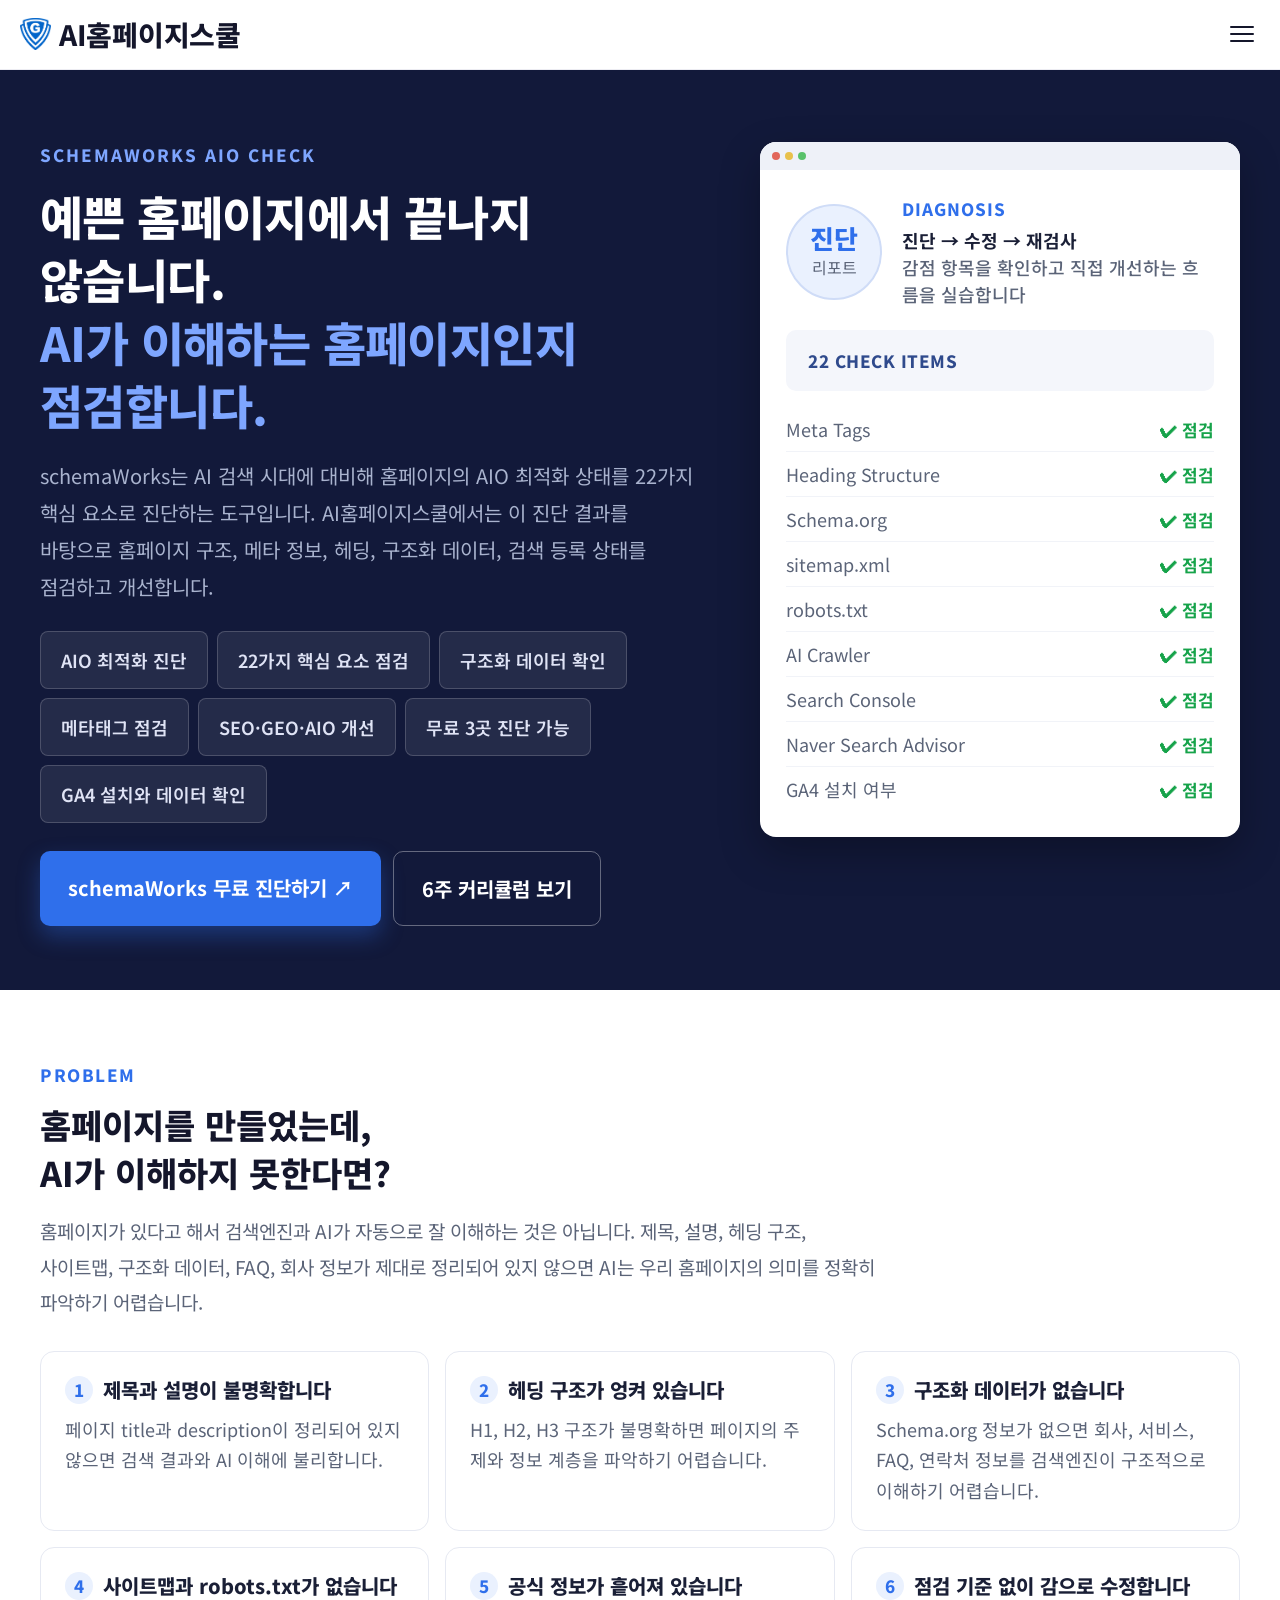
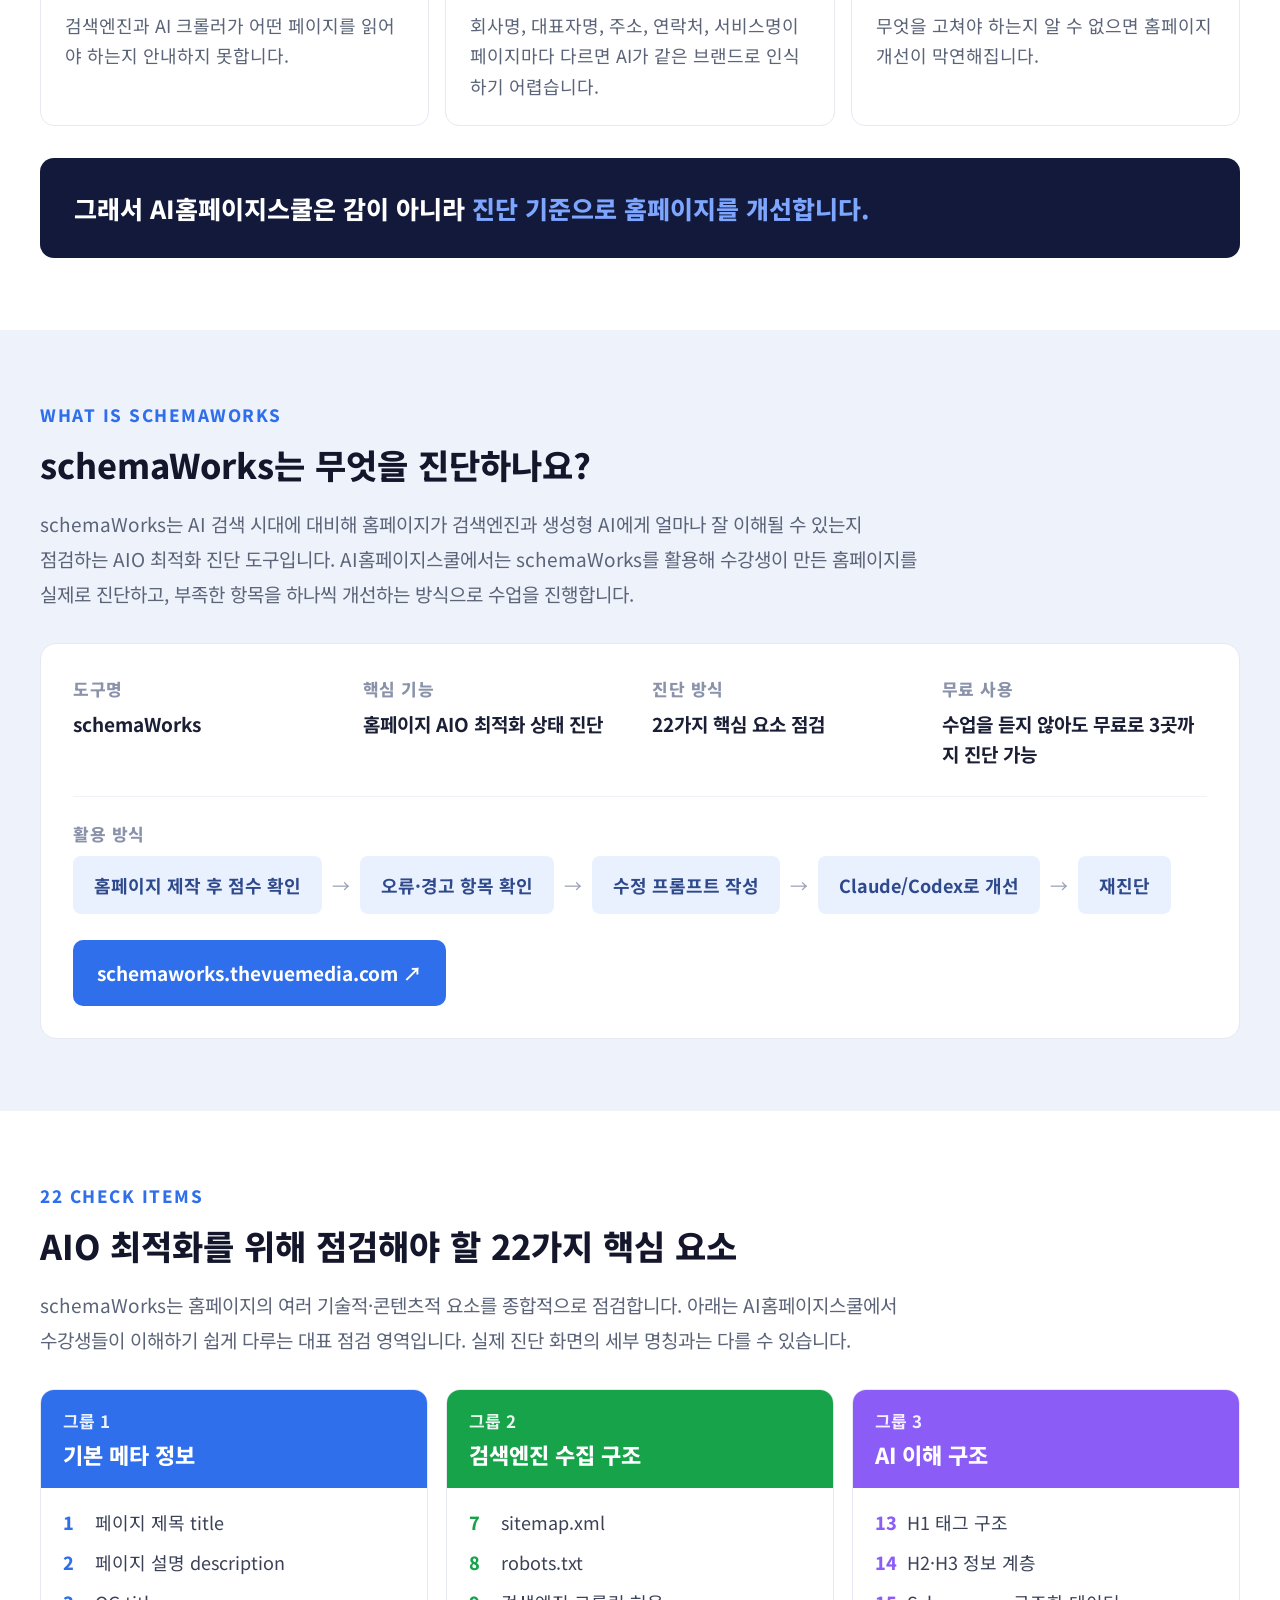
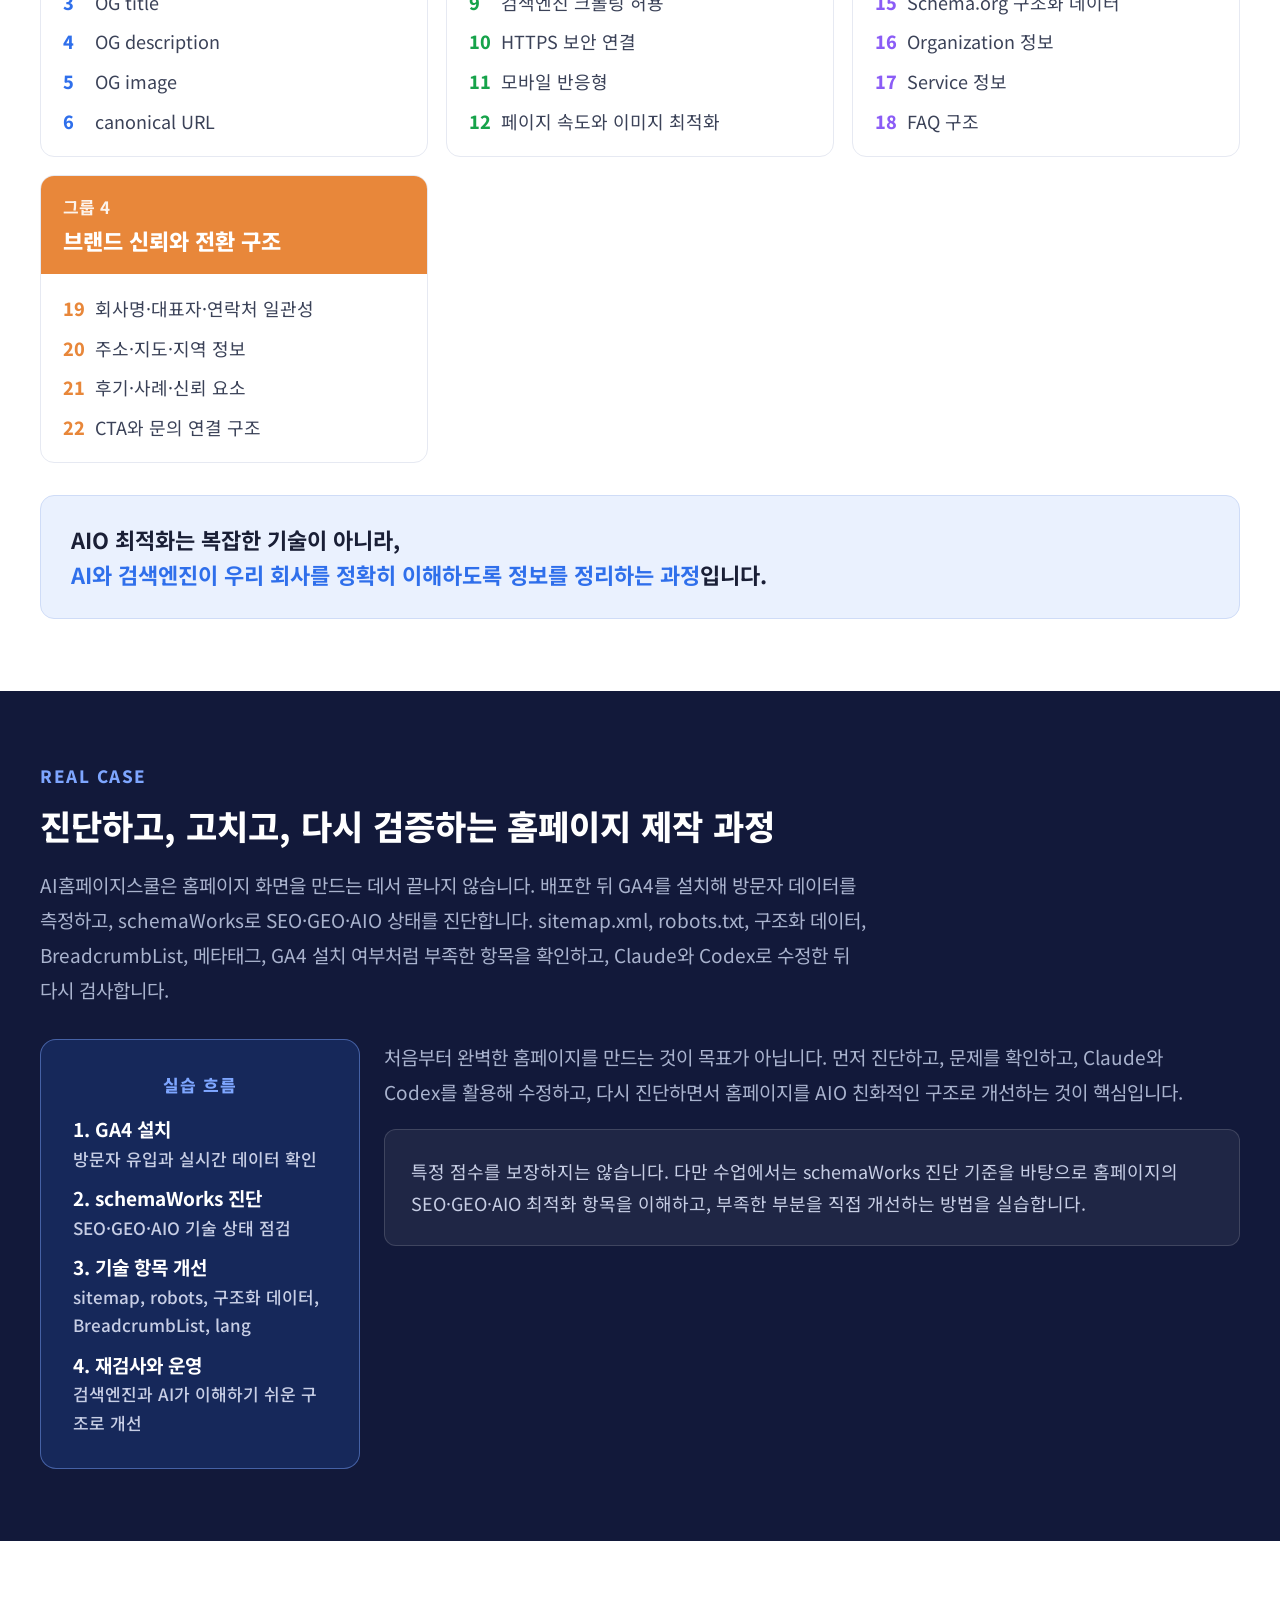
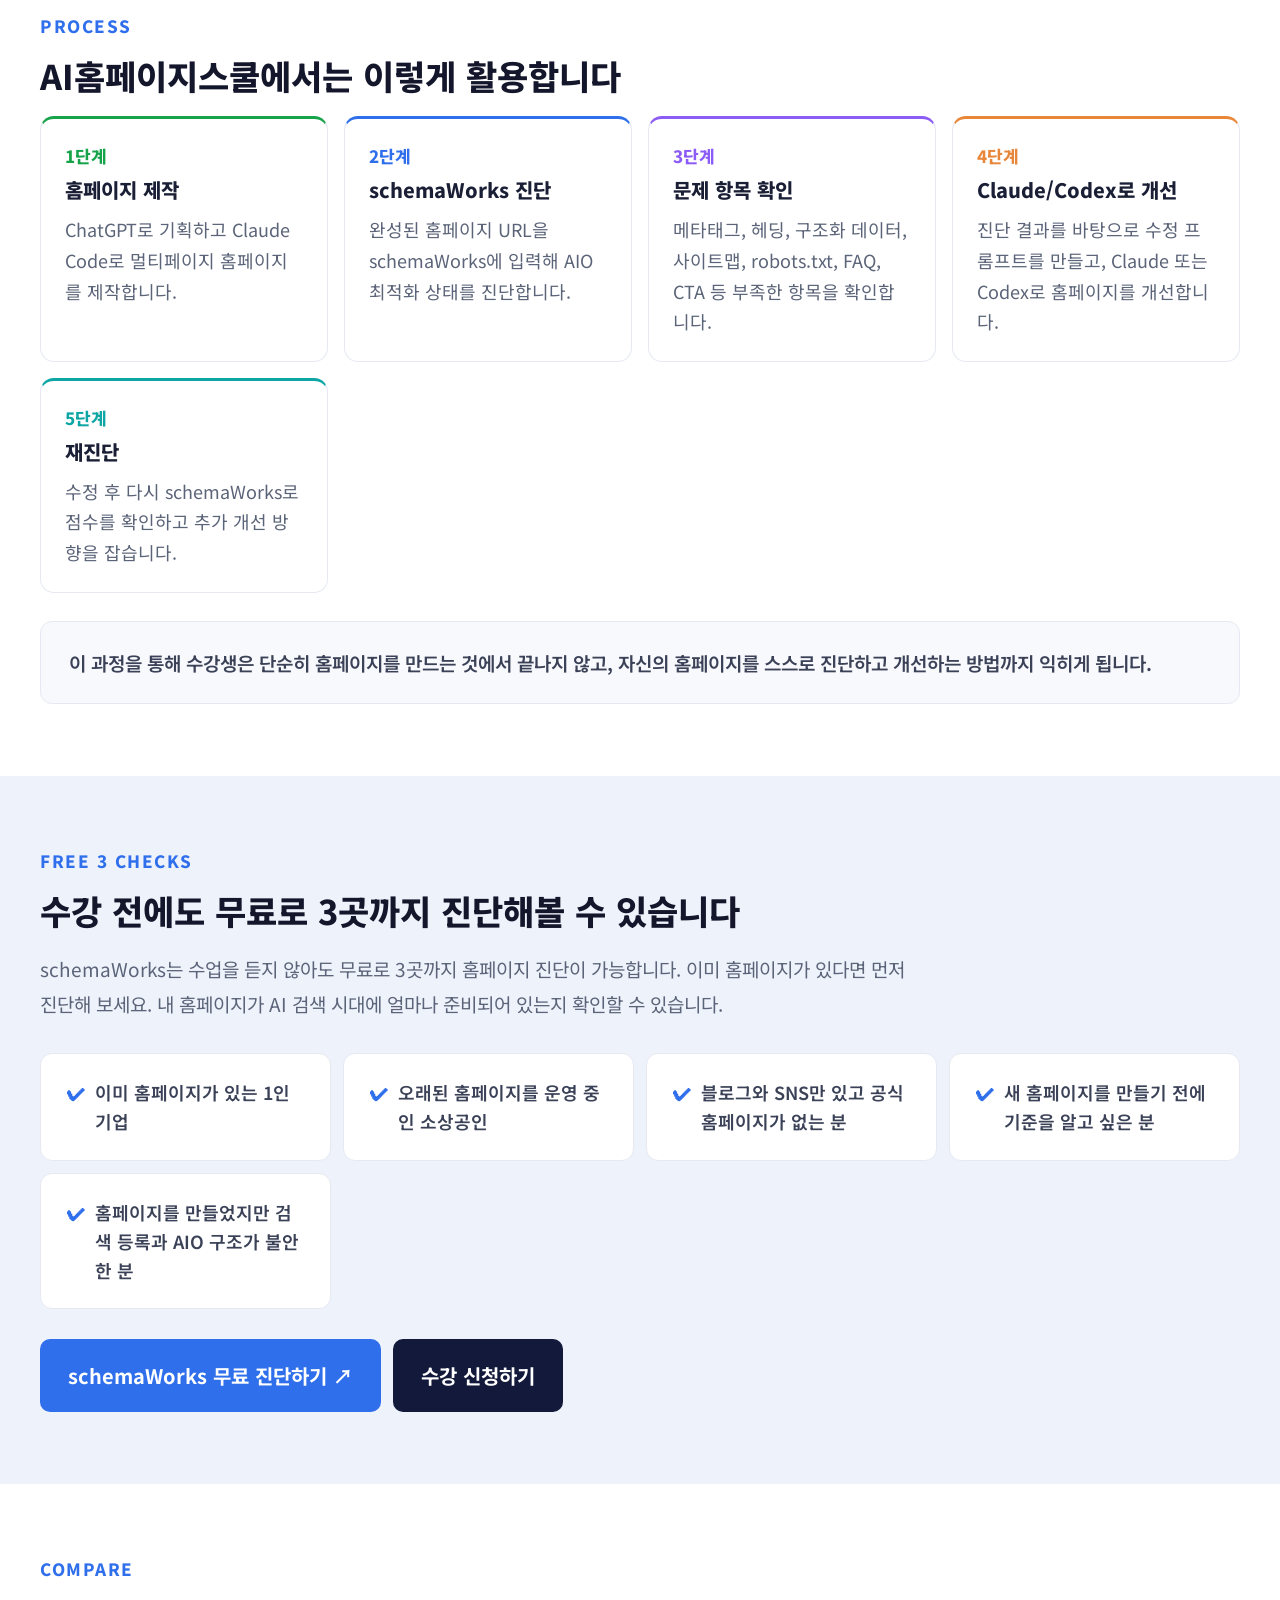
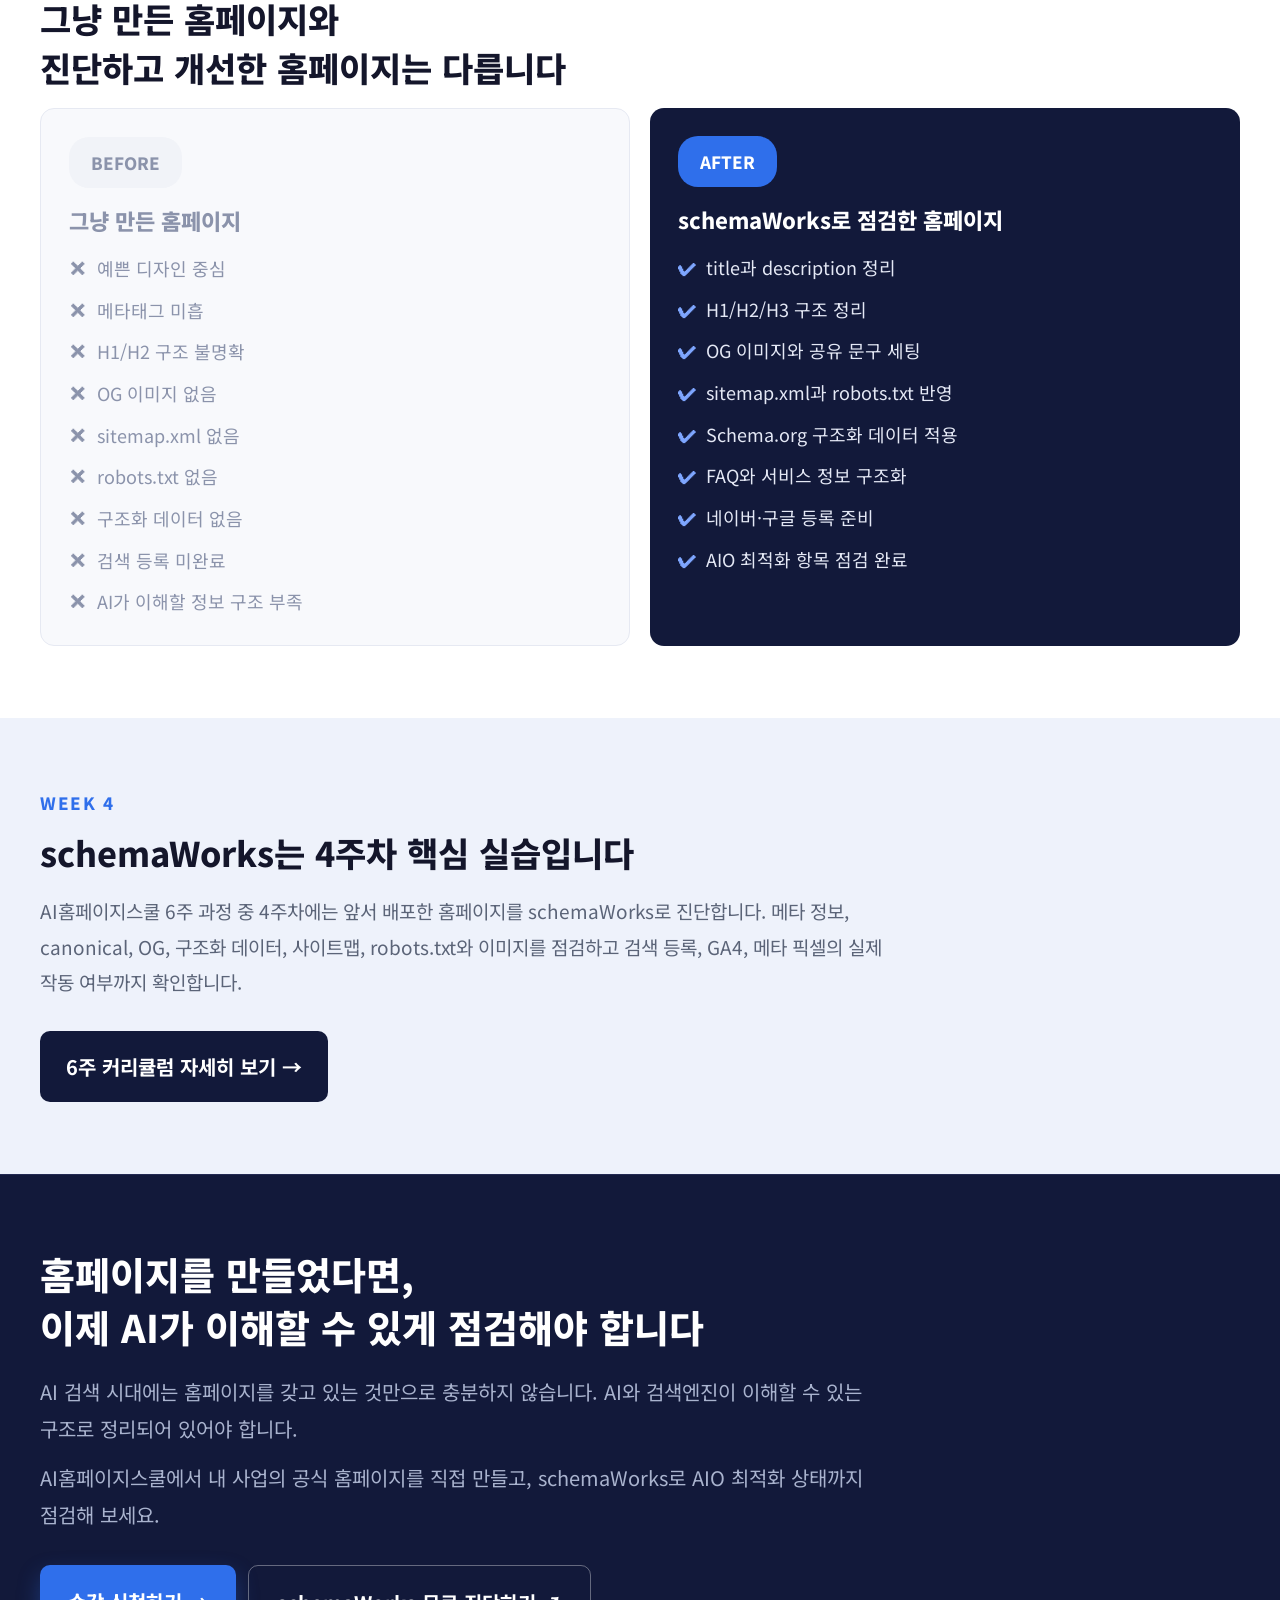
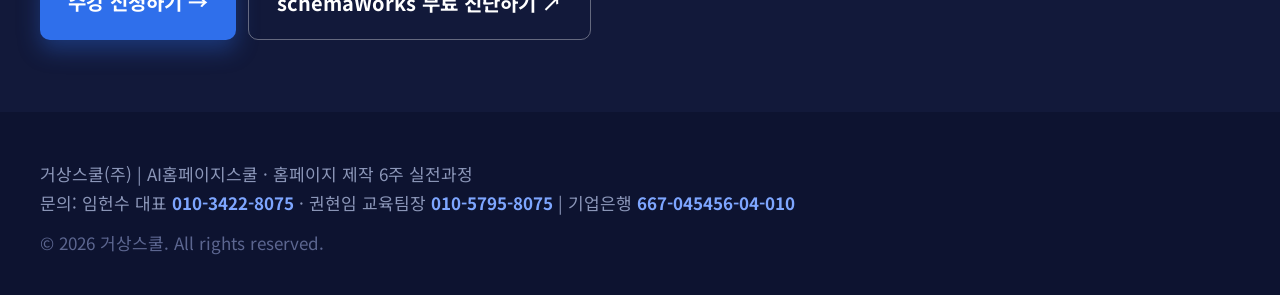
<file: schemaworks/index.html>
<!DOCTYPE html>
<html lang="ko">
<head>
<meta charset="UTF-8">
<!-- Google tag (gtag.js) -->
<script async src="https://www.googletagmanager.com/gtag/js?id=G-12X4W1DVM3"></script>
<script>
  window.dataLayer = window.dataLayer || [];
  function gtag(){dataLayer.push(arguments);}
  gtag('js', new Date());
  gtag('config', 'G-12X4W1DVM3');
</script>
<meta name="viewport" content="width=device-width, initial-scale=1.0">
<title>스키마웍스 AIO 최적화 | AI홈페이지스쿨</title>
<meta name="description" content="schemaWorks는 AI 검색 시대에 대비해 홈페이지의 AIO 최적화 상태를 22가지 핵심 요소로 진단하는 도구입니다. AI홈페이지스쿨에서는 schemaWorks를 활용해 홈페이지 구조, 메타태그, 헤딩, 구조화 데이터, 검색 등록 상태를 점검하고 개선합니다.">
<meta name="robots" content="index, follow">
<link rel="canonical" href="https://aihomepage-school.vercel.app/schemaworks">
<meta property="og:type" content="website">
<meta property="og:site_name" content="AI홈페이지스쿨">
<meta property="og:title" content="스키마웍스 AIO 최적화 | AI홈페이지스쿨">
<meta property="og:description" content="schemaWorks는 AI 검색 시대에 대비해 홈페이지의 AIO 최적화 상태를 22가지 핵심 요소로 진단하는 도구입니다. AI홈페이지스쿨에서는 schemaWorks를 활용해 홈페이지 구조, 메타태그, 헤딩, 구조화 데이터, 검색 등록 상태를 점검하고 개선합니다.">
<meta property="og:image" content="https://aihomepage-school.vercel.app/og-image-20260726-v2.png">
<meta property="og:image:width" content="1200">
<meta property="og:image:height" content="630">
<meta property="og:image:type" content="image/png">
<meta property="og:url" content="https://aihomepage-school.vercel.app/schemaworks">
<meta property="og:locale" content="ko_KR">
<meta name="twitter:card" content="summary_large_image">
<meta name="twitter:title" content="스키마웍스 AIO 최적화 | AI홈페이지스쿨">
<meta name="twitter:description" content="schemaWorks는 AI 검색 시대에 대비해 홈페이지의 AIO 최적화 상태를 22가지 핵심 요소로 진단하는 도구입니다. AI홈페이지스쿨에서는 schemaWorks를 활용해 홈페이지 구조, 메타태그, 헤딩, 구조화 데이터, 검색 등록 상태를 점검하고 개선합니다.">
<meta name="twitter:image" content="https://aihomepage-school.vercel.app/og-image-20260726-v2.png">
<link rel="icon" href="../assets/logo.png">
<link rel="preconnect" href="https://fonts.googleapis.com">
<link rel="preconnect" href="https://fonts.gstatic.com" crossorigin>
<link href="https://fonts.googleapis.com/css2?family=Noto+Sans+KR:wght@400;500;600;700;800;900&display=swap" rel="stylesheet">
<script type="application/ld+json">
{"@context":"https://schema.org","@type":"WebPage","@id":"https://aihomepage-school.vercel.app/schemaworks#webpage","url":"https://aihomepage-school.vercel.app/schemaworks","name":"스키마웍스 AIO 최적화 | AI홈페이지스쿨","description":"schemaWorks는 AI 검색 시대에 대비해 홈페이지의 AIO 최적화 상태를 22가지 핵심 요소로 진단하는 도구입니다. AI홈페이지스쿨에서는 schemaWorks를 활용해 홈페이지 구조, 메타태그, 헤딩, 구조화 데이터, 검색 등록 상태를 점검하고 개선합니다.","inLanguage":"ko-KR","isPartOf":{"@type":"WebSite","@id":"https://aihomepage-school.vercel.app/#website","url":"https://aihomepage-school.vercel.app","name":"AI홈페이지스쿨"},"mentions":{"@type":"SoftwareApplication","name":"schemaWorks","applicationCategory":"SEO/AIO 진단 도구","url":"https://schemaworks.thevuemedia.com/"},"breadcrumb":{"@type":"BreadcrumbList","itemListElement":[{"@type":"ListItem","position":1,"name":"홈","item":"https://aihomepage-school.vercel.app/"},{"@type":"ListItem","position":2,"name":"스키마웍스","item":"https://aihomepage-school.vercel.app/schemaworks"}]}}
</script>
<style>
  *{box-sizing:border-box;}
  body{margin:0;font-family:'Noto Sans KR',-apple-system,BlinkMacSystemFont,'Apple SD Gothic Neo',sans-serif;background:#f5f7fb;color:#14162b;-webkit-font-smoothing:antialiased;overflow-x:hidden;}
  a{color:#2f6feb;} a:hover{color:#1d54c4;}
  h1,h2,h3,p{word-break:keep-all;text-wrap:pretty;}
  /* 메인 index.html 에는 box-sizing 리셋이 없어 헤더 안쪽 폭이 max-width+padding 으로 잡힌다.
     헤더 줄에서만 되돌려 메인과 폭을 맞춘다. */
  .hdr{box-sizing:content-box;}
  .dnav a:nth-child(2){display:inline-block;width:126px;}
  .dnav a:nth-child(3){display:inline-block;width:151px;}
  @media (max-width: 1400px){
    [data-spacer]{height:70px!important;}
    header{min-height:70px!important;}
    .dnav{display:none!important;}
    .burger{display:flex!important;}
    .hdr{padding:14px 20px!important;}
  }
  @media (max-width:768px){
    .pad{padding-left:18px!important;padding-right:18px!important;padding-top:48px!important;padding-bottom:48px!important;}
    h1{font-size:31px!important;}
    h2{font-size:27px!important;}
    h3{font-size:22px!important;}
    .col{min-width:0!important;flex-basis:100%!important;max-width:100%!important;}
    .ctarow{flex-direction:column!important;}
    .ctarow > a{text-align:center;}
    a{max-width:100%;}
  }
</style>
<script type="application/ld+json">
{"@context":"https://schema.org","@type":"BreadcrumbList","itemListElement":[{"@type":"ListItem","position":1,"name":"홈","item":"https://aihomepage-school.vercel.app/"},{"@type":"ListItem","position":2,"name":"스키마웍스","item":"https://aihomepage-school.vercel.app/schemaworks"}]}
</script>
</head>
<body>

  <header style="position:fixed;top:0;left:0;right:0;z-index:50;background:#fff;border-bottom:1px solid #ececf2;min-height:94px;">
    <div style="max-width:1340px;margin:0 auto;display:flex;align-items:center;justify-content:space-between;padding:14px 40px;gap:20px;" class="hdr">
      <a href="/" style="display:flex;align-items:center;gap:8px;color:#14162b;font-weight:800;font-size:28px;letter-spacing:-0.3px;white-space:nowrap;text-decoration:none;">
        <img src="../assets/logo.png" alt="AI홈페이지스쿨" style="height:32px;width:auto;display:block;">AI홈페이지스쿨
      </a>
      <nav class="dnav" aria-label="주요 메뉴" style="display:flex;align-items:center;gap:16px;">
        <a href="/about" style="color:#3b4258;font-size:23px;font-weight:500;white-space:nowrap;text-decoration:none;">스쿨 소개</a>
        <a href="/curriculum" style="color:#3b4258;font-size:23px;font-weight:500;white-space:nowrap;text-decoration:none;">6주 커리큘럼</a>
        <a href="/aio" style="color:#3b4258;font-size:23px;font-weight:500;white-space:nowrap;text-decoration:none;">AEO·GEO 대비</a>
        <a href="/schemaworks" aria-current="page" style="color:#2f6feb;font-size:23px;font-weight:700;white-space:nowrap;text-decoration:none;">스키마웍스</a>
        <a href="/examples" style="color:#3b4258;font-size:23px;font-weight:500;white-space:nowrap;text-decoration:none;">제작사례</a>
        <a href="/apply" style="color:#3b4258;font-size:23px;font-weight:500;white-space:nowrap;text-decoration:none;">수강 안내</a>
      </nav>
      <button class="burger" type="button" aria-label="모바일 메뉴 열기" aria-expanded="false" aria-controls="mnav" style="display:none;flex-direction:column;justify-content:center;gap:5px;width:36px;height:36px;border:0;background:transparent;cursor:pointer;">
        <span style="width:24px;height:2px;background:#14162b;border-radius:2px;"></span>
        <span style="width:24px;height:2px;background:#14162b;border-radius:2px;"></span>
        <span style="width:24px;height:2px;background:#14162b;border-radius:2px;"></span>
      </button>
    </div>
    <nav id="mnav" aria-label="모바일 메뉴" style="display:none;flex-direction:column;background:#fff;border-top:1px solid #ececf2;padding:12px 20px 20px;gap:2px;">
      <a href="/about" style="color:#3b4258;font-size:21px;font-weight:600;padding:12px 4px;border-bottom:1px solid #f1f2f6;text-decoration:none;">스쿨 소개</a>
      <a href="/curriculum" style="color:#3b4258;font-size:21px;font-weight:600;padding:12px 4px;border-bottom:1px solid #f1f2f6;text-decoration:none;">6주 커리큘럼</a>
      <a href="/aio" style="color:#3b4258;font-size:21px;font-weight:600;padding:12px 4px;border-bottom:1px solid #f1f2f6;text-decoration:none;">AEO·GEO 대비</a>
      <a href="/schemaworks" aria-current="page" style="color:#2f6feb;font-size:21px;font-weight:700;padding:12px 4px;border-bottom:1px solid #f1f2f6;text-decoration:none;">스키마웍스</a>
      <a href="/examples" style="color:#3b4258;font-size:21px;font-weight:600;padding:12px 4px;border-bottom:1px solid #f1f2f6;text-decoration:none;">제작사례</a>
      <a href="/apply" style="color:#3b4258;font-size:21px;font-weight:600;padding:12px 4px;border-bottom:1px solid #f1f2f6;text-decoration:none;">수강 안내</a>
    </nav>
  </header>
  <div data-spacer style="height:94px;"></div>

  <!-- HERO -->
  <section class="pad" style="background:#12193a;padding:72px 40px 64px;">
    <div style="max-width:1340px;margin:0 auto;display:flex;gap:56px;flex-wrap:wrap;align-items:flex-start;justify-content:space-between;">
      <div style="flex:1 1 540px;min-width:400px;max-width:680px;" class="col">
        <div style="font-size:17px;font-weight:800;color:#7ea6ff;letter-spacing:2px;margin-bottom:18px;">SCHEMAWORKS AIO CHECK</div>
        <h1 style="font-size:47px;line-height:1.34;font-weight:800;margin:0 0 20px;color:#fff;letter-spacing:-0.6px;">예쁜 홈페이지에서 끝나지 않습니다.<br><span style="color:#7ea6ff;">AI가 이해하는 홈페이지인지 점검합니다.</span></h1>
        <p style="font-size:20px;line-height:1.85;color:#a9b3ce;margin:0 0 26px;">
          schemaWorks는 AI 검색 시대에 대비해 홈페이지의 AIO 최적화 상태를 22가지 핵심 요소로 진단하는 도구입니다. AI홈페이지스쿨에서는 이 진단 결과를 바탕으로 홈페이지 구조, 메타 정보, 헤딩, 구조화 데이터, 검색 등록 상태를 점검하고 개선합니다.
        </p>
        <div style="display:flex;gap:9px;flex-wrap:wrap;margin-bottom:28px;">
          <div style="background:rgba(255,255,255,0.08);border:1px solid rgba(255,255,255,0.18);border-radius:8px;padding:15px 20px;font-size:18px;font-weight:600;color:#dfe3f5;">AIO 최적화 진단</div><div style="background:rgba(255,255,255,0.08);border:1px solid rgba(255,255,255,0.18);border-radius:8px;padding:15px 20px;font-size:18px;font-weight:600;color:#dfe3f5;">22가지 핵심 요소 점검</div><div style="background:rgba(255,255,255,0.08);border:1px solid rgba(255,255,255,0.18);border-radius:8px;padding:15px 20px;font-size:18px;font-weight:600;color:#dfe3f5;">구조화 데이터 확인</div><div style="background:rgba(255,255,255,0.08);border:1px solid rgba(255,255,255,0.18);border-radius:8px;padding:15px 20px;font-size:18px;font-weight:600;color:#dfe3f5;">메타태그 점검</div><div style="background:rgba(255,255,255,0.08);border:1px solid rgba(255,255,255,0.18);border-radius:8px;padding:15px 20px;font-size:18px;font-weight:600;color:#dfe3f5;">SEO·GEO·AIO 개선</div><div style="background:rgba(255,255,255,0.08);border:1px solid rgba(255,255,255,0.18);border-radius:8px;padding:15px 20px;font-size:18px;font-weight:600;color:#dfe3f5;">무료 3곳 진단 가능</div><div style="background:rgba(255,255,255,0.08);border:1px solid rgba(255,255,255,0.18);border-radius:8px;padding:15px 20px;font-size:18px;font-weight:600;color:#dfe3f5;">GA4 설치와 데이터 확인</div>
        </div>
        <div style="display:flex;gap:12px;flex-wrap:wrap;" class="ctarow">
          <a href="https://schemaworks.thevuemedia.com/" target="_blank" rel="noopener" style="background:#2f6feb;color:#fff;font-weight:700;font-size:20px;padding:22px 28px;border-radius:10px;text-decoration:none;box-shadow:0 10px 22px rgba(47,111,235,0.35);">schemaWorks 무료 진단하기 ↗</a>
          <a href="/curriculum" style="background:transparent;color:#fff;font-weight:700;font-size:20px;padding:22px 28px;border-radius:10px;border:1px solid rgba(255,255,255,0.35);text-decoration:none;">6주 커리큘럼 보기</a>
        </div>
      </div>

      <div style="flex:1 1 400px;min-width:340px;max-width:480px;background:#fff;border-radius:16px;box-shadow:0 16px 40px rgba(0,0,0,0.28);overflow:hidden;" class="col">
        <div style="height:28px;background:#eef1f8;display:flex;align-items:center;gap:5px;padding:0 12px;">
          <div style="width:8px;height:8px;border-radius:50%;background:#e2665a;"></div>
          <div style="width:8px;height:8px;border-radius:50%;background:#e8c14c;"></div>
          <div style="width:8px;height:8px;border-radius:50%;background:#59c26b;"></div>
        </div>
        <div style="padding:26px;">
          <div style="display:flex;align-items:center;gap:20px;margin-bottom:22px;">
            <div style="width:96px;height:96px;flex:none;border-radius:50%;background:#eaf1fe;border:2px solid #cfdcf7;display:flex;flex-direction:column;align-items:center;justify-content:center;">
              <div style="font-size:26px;font-weight:800;color:#2f6feb;line-height:1;">진단</div>
              <div style="font-size:16px;color:#5b6478;margin-top:4px;">리포트</div>
            </div>
            <div>
              <div style="font-size:17px;font-weight:800;color:#2f6feb;letter-spacing:1px;margin-bottom:6px;">DIAGNOSIS</div>
              <div style="font-size:18px;font-weight:700;color:#1a1f36;line-height:1.5;">진단 → 수정 → 재검사<br><span style="color:#5b6478;font-weight:500;font-size:18px;">감점 항목을 확인하고 직접 개선하는 흐름을 실습합니다</span></div>
            </div>
          </div>
          <div style="background:#f4f6fb;border-radius:10px;padding:18px 22px;font-size:17px;font-weight:800;color:#2f4a8c;letter-spacing:0.5px;margin-bottom:16px;">22 CHECK ITEMS</div>
          <div style="display:flex;justify-content:space-between;align-items:center;gap:12px;padding:9px 0;border-bottom:1px solid #f1f3f8;">
            <span style="font-size:18px;color:#5b6478;">Meta Tags</span><span style="color:#16a34a;font-weight:700;font-size:17px;">✔ 점검</span>
          </div><div style="display:flex;justify-content:space-between;align-items:center;gap:12px;padding:9px 0;border-bottom:1px solid #f1f3f8;">
            <span style="font-size:18px;color:#5b6478;">Heading Structure</span><span style="color:#16a34a;font-weight:700;font-size:17px;">✔ 점검</span>
          </div><div style="display:flex;justify-content:space-between;align-items:center;gap:12px;padding:9px 0;border-bottom:1px solid #f1f3f8;">
            <span style="font-size:18px;color:#5b6478;">Schema.org</span><span style="color:#16a34a;font-weight:700;font-size:17px;">✔ 점검</span>
          </div><div style="display:flex;justify-content:space-between;align-items:center;gap:12px;padding:9px 0;border-bottom:1px solid #f1f3f8;">
            <span style="font-size:18px;color:#5b6478;">sitemap.xml</span><span style="color:#16a34a;font-weight:700;font-size:17px;">✔ 점검</span>
          </div><div style="display:flex;justify-content:space-between;align-items:center;gap:12px;padding:9px 0;border-bottom:1px solid #f1f3f8;">
            <span style="font-size:18px;color:#5b6478;">robots.txt</span><span style="color:#16a34a;font-weight:700;font-size:17px;">✔ 점검</span>
          </div><div style="display:flex;justify-content:space-between;align-items:center;gap:12px;padding:9px 0;border-bottom:1px solid #f1f3f8;">
            <span style="font-size:18px;color:#5b6478;">AI Crawler</span><span style="color:#16a34a;font-weight:700;font-size:17px;">✔ 점검</span>
          </div><div style="display:flex;justify-content:space-between;align-items:center;gap:12px;padding:9px 0;border-bottom:1px solid #f1f3f8;">
            <span style="font-size:18px;color:#5b6478;">Search Console</span><span style="color:#16a34a;font-weight:700;font-size:17px;">✔ 점검</span>
          </div><div style="display:flex;justify-content:space-between;align-items:center;gap:12px;padding:9px 0;border-bottom:1px solid #f1f3f8;">
            <span style="font-size:18px;color:#5b6478;">Naver Search Advisor</span><span style="color:#16a34a;font-weight:700;font-size:17px;">✔ 점검</span>
          </div><div style="display:flex;justify-content:space-between;align-items:center;gap:12px;padding:9px 0;">
            <span style="font-size:18px;color:#5b6478;">GA4 설치 여부</span><span style="color:#16a34a;font-weight:700;font-size:17px;">✔ 점검</span>
          </div>
        </div>
      </div>
    </div>
  </section>


  <section class="pad" style="background:#ffffff;padding:72px 40px;">
    <div style="max-width:1340px;margin:0 auto;"><div style="font-size:17px;font-weight:800;color:#2f6feb;letter-spacing:1.5px;margin-bottom:14px;">PROBLEM</div><h2 style="font-size:34px;font-weight:800;margin:0 0 16px;color:#14162b;line-height:1.42;">홈페이지를 만들었는데,<br>AI가 이해하지 못한다면?</h2><p style="font-size:19px;line-height:1.85;color:#5b6478;margin:0 0 32px;max-width:880px;">홈페이지가 있다고 해서 검색엔진과 AI가 자동으로 잘 이해하는 것은 아닙니다. 제목, 설명, 헤딩 구조, 사이트맵, 구조화 데이터, FAQ, 회사 정보가 제대로 정리되어 있지 않으면 AI는 우리 홈페이지의 의미를 정확히 파악하기 어렵습니다.</p><div style="display:grid;grid-template-columns:repeat(auto-fit,minmax(300px,1fr));gap:16px;">
      <div style="background:#fff;border:1px solid #e6e9f2;border-radius:14px;padding:24px;">
        <div style="display:flex;align-items:center;gap:10px;margin-bottom:10px;">
          <div style="width:28px;height:28px;flex:none;border-radius:50%;background:#eaf1fe;color:#2f6feb;font-size:17px;font-weight:800;display:flex;align-items:center;justify-content:center;">1</div>
          <div style="font-size:20px;font-weight:800;color:#1a1f36;line-height:1.4;">제목과 설명이 불명확합니다</div>
        </div>
        <div style="font-size:18px;line-height:1.7;color:#5b6478;">페이지 title과 description이 정리되어 있지 않으면 검색 결과와 AI 이해에 불리합니다.</div>
      </div>
      <div style="background:#fff;border:1px solid #e6e9f2;border-radius:14px;padding:24px;">
        <div style="display:flex;align-items:center;gap:10px;margin-bottom:10px;">
          <div style="width:28px;height:28px;flex:none;border-radius:50%;background:#eaf1fe;color:#2f6feb;font-size:17px;font-weight:800;display:flex;align-items:center;justify-content:center;">2</div>
          <div style="font-size:20px;font-weight:800;color:#1a1f36;line-height:1.4;">헤딩 구조가 엉켜 있습니다</div>
        </div>
        <div style="font-size:18px;line-height:1.7;color:#5b6478;">H1, H2, H3 구조가 불명확하면 페이지의 주제와 정보 계층을 파악하기 어렵습니다.</div>
      </div>
      <div style="background:#fff;border:1px solid #e6e9f2;border-radius:14px;padding:24px;">
        <div style="display:flex;align-items:center;gap:10px;margin-bottom:10px;">
          <div style="width:28px;height:28px;flex:none;border-radius:50%;background:#eaf1fe;color:#2f6feb;font-size:17px;font-weight:800;display:flex;align-items:center;justify-content:center;">3</div>
          <div style="font-size:20px;font-weight:800;color:#1a1f36;line-height:1.4;">구조화 데이터가 없습니다</div>
        </div>
        <div style="font-size:18px;line-height:1.7;color:#5b6478;">Schema.org 정보가 없으면 회사, 서비스, FAQ, 연락처 정보를 검색엔진이 구조적으로 이해하기 어렵습니다.</div>
      </div>
      <div style="background:#fff;border:1px solid #e6e9f2;border-radius:14px;padding:24px;">
        <div style="display:flex;align-items:center;gap:10px;margin-bottom:10px;">
          <div style="width:28px;height:28px;flex:none;border-radius:50%;background:#eaf1fe;color:#2f6feb;font-size:17px;font-weight:800;display:flex;align-items:center;justify-content:center;">4</div>
          <div style="font-size:20px;font-weight:800;color:#1a1f36;line-height:1.4;">사이트맵과 robots.txt가 없습니다</div>
        </div>
        <div style="font-size:18px;line-height:1.7;color:#5b6478;">검색엔진과 AI 크롤러가 어떤 페이지를 읽어야 하는지 안내하지 못합니다.</div>
      </div>
      <div style="background:#fff;border:1px solid #e6e9f2;border-radius:14px;padding:24px;">
        <div style="display:flex;align-items:center;gap:10px;margin-bottom:10px;">
          <div style="width:28px;height:28px;flex:none;border-radius:50%;background:#eaf1fe;color:#2f6feb;font-size:17px;font-weight:800;display:flex;align-items:center;justify-content:center;">5</div>
          <div style="font-size:20px;font-weight:800;color:#1a1f36;line-height:1.4;">공식 정보가 흩어져 있습니다</div>
        </div>
        <div style="font-size:18px;line-height:1.7;color:#5b6478;">회사명, 대표자명, 주소, 연락처, 서비스명이 페이지마다 다르면 AI가 같은 브랜드로 인식하기 어렵습니다.</div>
      </div>
      <div style="background:#fff;border:1px solid #e6e9f2;border-radius:14px;padding:24px;">
        <div style="display:flex;align-items:center;gap:10px;margin-bottom:10px;">
          <div style="width:28px;height:28px;flex:none;border-radius:50%;background:#eaf1fe;color:#2f6feb;font-size:17px;font-weight:800;display:flex;align-items:center;justify-content:center;">6</div>
          <div style="font-size:20px;font-weight:800;color:#1a1f36;line-height:1.4;">점검 기준 없이 감으로 수정합니다</div>
        </div>
        <div style="font-size:18px;line-height:1.7;color:#5b6478;">무엇을 고쳐야 하는지 알 수 없으면 홈페이지 개선이 막연해집니다.</div>
      </div></div><div style="margin-top:32px;background:#12193a;border-radius:14px;padding:30px 34px;">
      <div style="color:#fff;font-size:25px;font-weight:800;line-height:1.6;">그래서 AI홈페이지스쿨은 감이 아니라 <span style="color:#7ea6ff;">진단 기준으로 홈페이지를 개선합니다.</span></div>
    </div></div>
  </section>


  <section class="pad" style="background:#eef2fb;padding:72px 40px;">
    <div style="max-width:1340px;margin:0 auto;"><div style="font-size:17px;font-weight:800;color:#2f6feb;letter-spacing:1.5px;margin-bottom:14px;">WHAT IS SCHEMAWORKS</div><h2 style="font-size:34px;font-weight:800;margin:0 0 16px;color:#14162b;line-height:1.42;">schemaWorks는 무엇을 진단하나요?</h2><p style="font-size:19px;line-height:1.85;color:#5b6478;margin:0 0 32px;max-width:880px;">schemaWorks는 AI 검색 시대에 대비해 홈페이지가 검색엔진과 생성형 AI에게 얼마나 잘 이해될 수 있는지 점검하는 AIO 최적화 진단 도구입니다. AI홈페이지스쿨에서는 schemaWorks를 활용해 수강생이 만든 홈페이지를 실제로 진단하고, 부족한 항목을 하나씩 개선하는 방식으로 수업을 진행합니다.</p><div style="background:#fff;border:1px solid #e6e9f2;border-radius:16px;padding:32px;">
      <div style="display:grid;grid-template-columns:repeat(auto-fit,minmax(240px,1fr));gap:24px;">
        
        <div>
          <div style="font-size:17px;font-weight:800;color:#8b93ab;letter-spacing:0.5px;margin-bottom:8px;">도구명</div>
          <div style="font-size:19px;font-weight:700;color:#1a1f36;line-height:1.6;">schemaWorks</div>
        </div>
        <div>
          <div style="font-size:17px;font-weight:800;color:#8b93ab;letter-spacing:0.5px;margin-bottom:8px;">핵심 기능</div>
          <div style="font-size:19px;font-weight:700;color:#1a1f36;line-height:1.6;">홈페이지 AIO 최적화 상태 진단</div>
        </div>
        <div>
          <div style="font-size:17px;font-weight:800;color:#8b93ab;letter-spacing:0.5px;margin-bottom:8px;">진단 방식</div>
          <div style="font-size:19px;font-weight:700;color:#1a1f36;line-height:1.6;">22가지 핵심 요소 점검</div>
        </div>
        <div>
          <div style="font-size:17px;font-weight:800;color:#8b93ab;letter-spacing:0.5px;margin-bottom:8px;">무료 사용</div>
          <div style="font-size:19px;font-weight:700;color:#1a1f36;line-height:1.6;">수업을 듣지 않아도 무료로 3곳까지 진단 가능</div>
        </div>
      </div>
      <div style="margin-top:26px;padding-top:24px;border-top:1px solid #eef1f8;">
        <div style="font-size:17px;font-weight:800;color:#8b93ab;letter-spacing:0.5px;margin-bottom:10px;">활용 방식</div>
        <div style="display:flex;gap:10px;flex-wrap:wrap;align-items:center;">
          <div style="background:#eaf1fe;border-radius:8px;padding:16px 21px;font-size:18px;font-weight:700;color:#2f4a8c;">홈페이지 제작 후 점수 확인</div><span style="color:#9aa1b5;font-size:18px;">→</span><div style="background:#eaf1fe;border-radius:8px;padding:16px 21px;font-size:18px;font-weight:700;color:#2f4a8c;">오류·경고 항목 확인</div><span style="color:#9aa1b5;font-size:18px;">→</span><div style="background:#eaf1fe;border-radius:8px;padding:16px 21px;font-size:18px;font-weight:700;color:#2f4a8c;">수정 프롬프트 작성</div><span style="color:#9aa1b5;font-size:18px;">→</span><div style="background:#eaf1fe;border-radius:8px;padding:16px 21px;font-size:18px;font-weight:700;color:#2f4a8c;">Claude/Codex로 개선</div><span style="color:#9aa1b5;font-size:18px;">→</span><div style="background:#eaf1fe;border-radius:8px;padding:16px 21px;font-size:18px;font-weight:700;color:#2f4a8c;">재진단</div>
        </div>
      </div>
      <div style="margin-top:26px;">
        <a href="https://schemaworks.thevuemedia.com/" target="_blank" rel="noopener" style="display:inline-block;max-width:100%;background:#2f6feb;color:#fff;font-weight:700;font-size:19px;padding:20px 24px;border-radius:10px;text-decoration:none;word-break:break-all;line-height:1.4;">schemaworks.thevuemedia.com ↗</a>
      </div>
    </div></div>
  </section>


  <section class="pad" style="background:#ffffff;padding:72px 40px;">
    <div style="max-width:1340px;margin:0 auto;"><div style="font-size:17px;font-weight:800;color:#2f6feb;letter-spacing:1.5px;margin-bottom:14px;">22 CHECK ITEMS</div><h2 style="font-size:34px;font-weight:800;margin:0 0 16px;color:#14162b;line-height:1.42;">AIO 최적화를 위해 점검해야 할 22가지 핵심 요소</h2><p style="font-size:19px;line-height:1.85;color:#5b6478;margin:0 0 32px;max-width:880px;">schemaWorks는 홈페이지의 여러 기술적·콘텐츠적 요소를 종합적으로 점검합니다. 아래는 AI홈페이지스쿨에서 수강생들이 이해하기 쉽게 다루는 대표 점검 영역입니다. 실제 진단 화면의 세부 명칭과는 다를 수 있습니다.</p><div style="display:grid;grid-template-columns:repeat(auto-fit,minmax(300px,1fr));gap:18px;margin-bottom:32px;">
      
      <div style="background:#fff;border:1px solid #e6e9f2;border-radius:14px;overflow:hidden;">
        <div style="background:#2f6feb;color:#fff;padding:18px 22px;">
          <div style="font-size:17px;font-weight:700;opacity:0.9;margin-bottom:5px;">그룹 1</div>
          <div style="font-size:22px;font-weight:800;">기본 메타 정보</div>
        </div>
        <div style="padding:20px 22px;display:flex;flex-direction:column;gap:11px;">
          <div style="display:flex;gap:10px;align-items:flex-start;font-size:18px;line-height:1.6;color:#3b4258;"><span style="color:#2f6feb;font-weight:800;min-width:22px;">1</span><span>페이지 제목 title</span></div><div style="display:flex;gap:10px;align-items:flex-start;font-size:18px;line-height:1.6;color:#3b4258;"><span style="color:#2f6feb;font-weight:800;min-width:22px;">2</span><span>페이지 설명 description</span></div><div style="display:flex;gap:10px;align-items:flex-start;font-size:18px;line-height:1.6;color:#3b4258;"><span style="color:#2f6feb;font-weight:800;min-width:22px;">3</span><span>OG title</span></div><div style="display:flex;gap:10px;align-items:flex-start;font-size:18px;line-height:1.6;color:#3b4258;"><span style="color:#2f6feb;font-weight:800;min-width:22px;">4</span><span>OG description</span></div><div style="display:flex;gap:10px;align-items:flex-start;font-size:18px;line-height:1.6;color:#3b4258;"><span style="color:#2f6feb;font-weight:800;min-width:22px;">5</span><span>OG image</span></div><div style="display:flex;gap:10px;align-items:flex-start;font-size:18px;line-height:1.6;color:#3b4258;"><span style="color:#2f6feb;font-weight:800;min-width:22px;">6</span><span>canonical URL</span></div>
        </div>
      </div>
      <div style="background:#fff;border:1px solid #e6e9f2;border-radius:14px;overflow:hidden;">
        <div style="background:#16a34a;color:#fff;padding:18px 22px;">
          <div style="font-size:17px;font-weight:700;opacity:0.9;margin-bottom:5px;">그룹 2</div>
          <div style="font-size:22px;font-weight:800;">검색엔진 수집 구조</div>
        </div>
        <div style="padding:20px 22px;display:flex;flex-direction:column;gap:11px;">
          <div style="display:flex;gap:10px;align-items:flex-start;font-size:18px;line-height:1.6;color:#3b4258;"><span style="color:#16a34a;font-weight:800;min-width:22px;">7</span><span>sitemap.xml</span></div><div style="display:flex;gap:10px;align-items:flex-start;font-size:18px;line-height:1.6;color:#3b4258;"><span style="color:#16a34a;font-weight:800;min-width:22px;">8</span><span>robots.txt</span></div><div style="display:flex;gap:10px;align-items:flex-start;font-size:18px;line-height:1.6;color:#3b4258;"><span style="color:#16a34a;font-weight:800;min-width:22px;">9</span><span>검색엔진 크롤링 허용</span></div><div style="display:flex;gap:10px;align-items:flex-start;font-size:18px;line-height:1.6;color:#3b4258;"><span style="color:#16a34a;font-weight:800;min-width:22px;">10</span><span>HTTPS 보안 연결</span></div><div style="display:flex;gap:10px;align-items:flex-start;font-size:18px;line-height:1.6;color:#3b4258;"><span style="color:#16a34a;font-weight:800;min-width:22px;">11</span><span>모바일 반응형</span></div><div style="display:flex;gap:10px;align-items:flex-start;font-size:18px;line-height:1.6;color:#3b4258;"><span style="color:#16a34a;font-weight:800;min-width:22px;">12</span><span>페이지 속도와 이미지 최적화</span></div>
        </div>
      </div>
      <div style="background:#fff;border:1px solid #e6e9f2;border-radius:14px;overflow:hidden;">
        <div style="background:#8b5cf6;color:#fff;padding:18px 22px;">
          <div style="font-size:17px;font-weight:700;opacity:0.9;margin-bottom:5px;">그룹 3</div>
          <div style="font-size:22px;font-weight:800;">AI 이해 구조</div>
        </div>
        <div style="padding:20px 22px;display:flex;flex-direction:column;gap:11px;">
          <div style="display:flex;gap:10px;align-items:flex-start;font-size:18px;line-height:1.6;color:#3b4258;"><span style="color:#8b5cf6;font-weight:800;min-width:22px;">13</span><span>H1 태그 구조</span></div><div style="display:flex;gap:10px;align-items:flex-start;font-size:18px;line-height:1.6;color:#3b4258;"><span style="color:#8b5cf6;font-weight:800;min-width:22px;">14</span><span>H2·H3 정보 계층</span></div><div style="display:flex;gap:10px;align-items:flex-start;font-size:18px;line-height:1.6;color:#3b4258;"><span style="color:#8b5cf6;font-weight:800;min-width:22px;">15</span><span>Schema.org 구조화 데이터</span></div><div style="display:flex;gap:10px;align-items:flex-start;font-size:18px;line-height:1.6;color:#3b4258;"><span style="color:#8b5cf6;font-weight:800;min-width:22px;">16</span><span>Organization 정보</span></div><div style="display:flex;gap:10px;align-items:flex-start;font-size:18px;line-height:1.6;color:#3b4258;"><span style="color:#8b5cf6;font-weight:800;min-width:22px;">17</span><span>Service 정보</span></div><div style="display:flex;gap:10px;align-items:flex-start;font-size:18px;line-height:1.6;color:#3b4258;"><span style="color:#8b5cf6;font-weight:800;min-width:22px;">18</span><span>FAQ 구조</span></div>
        </div>
      </div>
      <div style="background:#fff;border:1px solid #e6e9f2;border-radius:14px;overflow:hidden;">
        <div style="background:#e8873a;color:#fff;padding:18px 22px;">
          <div style="font-size:17px;font-weight:700;opacity:0.9;margin-bottom:5px;">그룹 4</div>
          <div style="font-size:22px;font-weight:800;">브랜드 신뢰와 전환 구조</div>
        </div>
        <div style="padding:20px 22px;display:flex;flex-direction:column;gap:11px;">
          <div style="display:flex;gap:10px;align-items:flex-start;font-size:18px;line-height:1.6;color:#3b4258;"><span style="color:#e8873a;font-weight:800;min-width:22px;">19</span><span>회사명·대표자·연락처 일관성</span></div><div style="display:flex;gap:10px;align-items:flex-start;font-size:18px;line-height:1.6;color:#3b4258;"><span style="color:#e8873a;font-weight:800;min-width:22px;">20</span><span>주소·지도·지역 정보</span></div><div style="display:flex;gap:10px;align-items:flex-start;font-size:18px;line-height:1.6;color:#3b4258;"><span style="color:#e8873a;font-weight:800;min-width:22px;">21</span><span>후기·사례·신뢰 요소</span></div><div style="display:flex;gap:10px;align-items:flex-start;font-size:18px;line-height:1.6;color:#3b4258;"><span style="color:#e8873a;font-weight:800;min-width:22px;">22</span><span>CTA와 문의 연결 구조</span></div>
        </div>
      </div>
    </div>
    <div style="background:#eaf1fe;border:1px solid #cfdcf7;border-radius:14px;padding:26px 30px;font-size:22px;font-weight:700;color:#1a1f36;line-height:1.6;">AIO 최적화는 복잡한 기술이 아니라,<br><span style="color:#2f6feb;">AI와 검색엔진이 우리 회사를 정확히 이해하도록 정보를 정리하는 과정</span>입니다.</div></div>
  </section>


  <section class="pad" style="background:#12193a;padding:72px 40px;">
    <div style="max-width:1340px;margin:0 auto;"><div style="font-size:17px;font-weight:800;color:#7ea6ff;letter-spacing:1.5px;margin-bottom:14px;">REAL CASE</div><h2 style="font-size:34px;font-weight:800;margin:0 0 16px;color:#fff;line-height:1.42;">진단하고, 고치고, 다시 검증하는 홈페이지 제작 과정</h2><p style="font-size:19px;line-height:1.85;color:#a9b3ce;margin:0 0 32px;max-width:880px;">AI홈페이지스쿨은 홈페이지 화면을 만드는 데서 끝나지 않습니다. 배포한 뒤 GA4를 설치해 방문자 데이터를 측정하고, schemaWorks로 SEO·GEO·AIO 상태를 진단합니다. sitemap.xml, robots.txt, 구조화 데이터, BreadcrumbList, 메타태그, GA4 설치 여부처럼 부족한 항목을 확인하고, Claude와 Codex로 수정한 뒤 다시 검사합니다.</p><div style="display:flex;gap:24px;flex-wrap:wrap;align-items:stretch;">
      <div style="flex:0 1 320px;min-width:280px;background:rgba(47,111,235,0.18);border:1px solid rgba(126,166,255,0.45);border-radius:16px;padding:32px;text-align:center;" class="col">
        <div style="color:#7ea6ff;font-size:17px;font-weight:800;letter-spacing:1px;margin-bottom:18px;">실습 흐름</div>
        <div style="display:flex;flex-direction:column;gap:12px;text-align:left;">
          <div style="color:#fff;font-size:19px;font-weight:700;line-height:1.5;">1. GA4 설치<br><span style="color:#c7cee5;font-size:17px;font-weight:500;">방문자 유입과 실시간 데이터 확인</span></div>
          <div style="color:#fff;font-size:19px;font-weight:700;line-height:1.5;">2. schemaWorks 진단<br><span style="color:#c7cee5;font-size:17px;font-weight:500;">SEO·GEO·AIO 기술 상태 점검</span></div>
          <div style="color:#fff;font-size:19px;font-weight:700;line-height:1.5;">3. 기술 항목 개선<br><span style="color:#c7cee5;font-size:17px;font-weight:500;">sitemap, robots, 구조화 데이터, BreadcrumbList, lang</span></div>
          <div style="color:#fff;font-size:19px;font-weight:700;line-height:1.5;">4. 재검사와 운영<br><span style="color:#c7cee5;font-size:17px;font-weight:500;">검색엔진과 AI가 이해하기 쉬운 구조로 개선</span></div>
        </div>
      </div>
      <div style="flex:1 1 420px;min-width:320px;" class="col">
        <p style="color:#a9b3ce;font-size:19px;line-height:1.85;margin:0 0 20px;">처음부터 완벽한 홈페이지를 만드는 것이 목표가 아닙니다. 먼저 진단하고, 문제를 확인하고, Claude와 Codex를 활용해 수정하고, 다시 진단하면서 홈페이지를 AIO 친화적인 구조로 개선하는 것이 핵심입니다.</p>
        <div style="background:rgba(255,255,255,0.06);border:1px solid rgba(255,255,255,0.14);border-radius:12px;padding:26px 26px;color:#c7cee5;font-size:18px;line-height:1.75;">
          특정 점수를 보장하지는 않습니다. 다만 수업에서는 schemaWorks 진단 기준을 바탕으로 홈페이지의 SEO·GEO·AIO 최적화 항목을 이해하고, 부족한 부분을 직접 개선하는 방법을 실습합니다.
        </div>
      </div>
    </div></div>
  </section>


  <section class="pad" style="background:#ffffff;padding:72px 40px;">
    <div style="max-width:1340px;margin:0 auto;"><div style="font-size:17px;font-weight:800;color:#2f6feb;letter-spacing:1.5px;margin-bottom:14px;">PROCESS</div><h2 style="font-size:34px;font-weight:800;margin:0 0 16px;color:#14162b;line-height:1.42;">AI홈페이지스쿨에서는 이렇게 활용합니다</h2><div style="display:grid;grid-template-columns:repeat(auto-fit,minmax(240px,1fr));gap:16px;margin-bottom:28px;">
      
      <div style="background:#fff;border:1px solid #e6e9f2;border-radius:14px;padding:24px;border-top:3px solid #16a34a;">
        <div style="font-size:17px;font-weight:800;color:#16a34a;margin-bottom:8px;">1단계</div>
        <div style="font-size:20px;font-weight:800;color:#1a1f36;margin-bottom:10px;line-height:1.4;">홈페이지 제작</div>
        <div style="font-size:18px;line-height:1.7;color:#5b6478;">ChatGPT로 기획하고 Claude Code로 멀티페이지 홈페이지를 제작합니다.</div>
      </div>
      <div style="background:#fff;border:1px solid #e6e9f2;border-radius:14px;padding:24px;border-top:3px solid #2f6feb;">
        <div style="font-size:17px;font-weight:800;color:#2f6feb;margin-bottom:8px;">2단계</div>
        <div style="font-size:20px;font-weight:800;color:#1a1f36;margin-bottom:10px;line-height:1.4;">schemaWorks 진단</div>
        <div style="font-size:18px;line-height:1.7;color:#5b6478;">완성된 홈페이지 URL을 schemaWorks에 입력해 AIO 최적화 상태를 진단합니다.</div>
      </div>
      <div style="background:#fff;border:1px solid #e6e9f2;border-radius:14px;padding:24px;border-top:3px solid #8b5cf6;">
        <div style="font-size:17px;font-weight:800;color:#8b5cf6;margin-bottom:8px;">3단계</div>
        <div style="font-size:20px;font-weight:800;color:#1a1f36;margin-bottom:10px;line-height:1.4;">문제 항목 확인</div>
        <div style="font-size:18px;line-height:1.7;color:#5b6478;">메타태그, 헤딩, 구조화 데이터, 사이트맵, robots.txt, FAQ, CTA 등 부족한 항목을 확인합니다.</div>
      </div>
      <div style="background:#fff;border:1px solid #e6e9f2;border-radius:14px;padding:24px;border-top:3px solid #e8873a;">
        <div style="font-size:17px;font-weight:800;color:#e8873a;margin-bottom:8px;">4단계</div>
        <div style="font-size:20px;font-weight:800;color:#1a1f36;margin-bottom:10px;line-height:1.4;">Claude/Codex로 개선</div>
        <div style="font-size:18px;line-height:1.7;color:#5b6478;">진단 결과를 바탕으로 수정 프롬프트를 만들고, Claude 또는 Codex로 홈페이지를 개선합니다.</div>
      </div>
      <div style="background:#fff;border:1px solid #e6e9f2;border-radius:14px;padding:24px;border-top:3px solid #0ea5a5;">
        <div style="font-size:17px;font-weight:800;color:#0ea5a5;margin-bottom:8px;">5단계</div>
        <div style="font-size:20px;font-weight:800;color:#1a1f36;margin-bottom:10px;line-height:1.4;">재진단</div>
        <div style="font-size:18px;line-height:1.7;color:#5b6478;">수정 후 다시 schemaWorks로 점수를 확인하고 추가 개선 방향을 잡습니다.</div>
      </div>
    </div>
    <div style="background:#f8f9fc;border:1px solid #e6e9f2;border-radius:12px;padding:24px 28px;font-size:19px;line-height:1.75;color:#3b4258;font-weight:600;">이 과정을 통해 수강생은 단순히 홈페이지를 만드는 것에서 끝나지 않고, 자신의 홈페이지를 스스로 진단하고 개선하는 방법까지 익히게 됩니다.</div></div>
  </section>


  <section class="pad" style="background:#eef2fb;padding:72px 40px;">
    <div style="max-width:1340px;margin:0 auto;"><div style="font-size:17px;font-weight:800;color:#2f6feb;letter-spacing:1.5px;margin-bottom:14px;">FREE 3 CHECKS</div><h2 style="font-size:34px;font-weight:800;margin:0 0 16px;color:#14162b;line-height:1.42;">수강 전에도 무료로 3곳까지 진단해볼 수 있습니다</h2><p style="font-size:19px;line-height:1.85;color:#5b6478;margin:0 0 32px;max-width:880px;">schemaWorks는 수업을 듣지 않아도 무료로 3곳까지 홈페이지 진단이 가능합니다. 이미 홈페이지가 있다면 먼저 진단해 보세요. 내 홈페이지가 AI 검색 시대에 얼마나 준비되어 있는지 확인할 수 있습니다.</p><div style="display:grid;grid-template-columns:repeat(auto-fit,minmax(280px,1fr));gap:12px;margin-bottom:30px;">
      <div style="display:flex;gap:10px;background:#fff;border:1px solid #e6e9f2;border-radius:12px;padding:24px 26px;font-size:18px;line-height:1.6;color:#3b4258;font-weight:600;"><span style="color:#2f6feb;font-weight:800;">✔</span><span>이미 홈페이지가 있는 1인기업</span></div><div style="display:flex;gap:10px;background:#fff;border:1px solid #e6e9f2;border-radius:12px;padding:24px 26px;font-size:18px;line-height:1.6;color:#3b4258;font-weight:600;"><span style="color:#2f6feb;font-weight:800;">✔</span><span>오래된 홈페이지를 운영 중인 소상공인</span></div><div style="display:flex;gap:10px;background:#fff;border:1px solid #e6e9f2;border-radius:12px;padding:24px 26px;font-size:18px;line-height:1.6;color:#3b4258;font-weight:600;"><span style="color:#2f6feb;font-weight:800;">✔</span><span>블로그와 SNS만 있고 공식 홈페이지가 없는 분</span></div><div style="display:flex;gap:10px;background:#fff;border:1px solid #e6e9f2;border-radius:12px;padding:24px 26px;font-size:18px;line-height:1.6;color:#3b4258;font-weight:600;"><span style="color:#2f6feb;font-weight:800;">✔</span><span>새 홈페이지를 만들기 전에 기준을 알고 싶은 분</span></div><div style="display:flex;gap:10px;background:#fff;border:1px solid #e6e9f2;border-radius:12px;padding:24px 26px;font-size:18px;line-height:1.6;color:#3b4258;font-weight:600;"><span style="color:#2f6feb;font-weight:800;">✔</span><span>홈페이지를 만들었지만 검색 등록과 AIO 구조가 불안한 분</span></div>
    </div>
    <div style="display:flex;gap:12px;flex-wrap:wrap;" class="ctarow">
      <a href="https://schemaworks.thevuemedia.com/" target="_blank" rel="noopener" style="background:#2f6feb;color:#fff;font-weight:700;font-size:20px;padding:22px 28px;border-radius:10px;text-decoration:none;">schemaWorks 무료 진단하기 ↗</a>
      <a href="/apply" style="background:#12193a;color:#fff;font-weight:700;font-size:20px;padding:22px 28px;border-radius:10px;text-decoration:none;">수강 신청하기</a>
    </div></div>
  </section>


  <section class="pad" style="background:#ffffff;padding:72px 40px;">
    <div style="max-width:1340px;margin:0 auto;"><div style="font-size:17px;font-weight:800;color:#2f6feb;letter-spacing:1.5px;margin-bottom:14px;">COMPARE</div><h2 style="font-size:34px;font-weight:800;margin:0 0 16px;color:#14162b;line-height:1.42;">그냥 만든 홈페이지와<br>진단하고 개선한 홈페이지는 다릅니다</h2><div style="display:flex;gap:20px;flex-wrap:wrap;">
      <div style="flex:1 1 380px;min-width:300px;background:#f8f9fc;border:1px solid #e6e9f2;border-radius:14px;padding:28px;" class="col">
        <div style="display:inline-block;background:#f1f3f8;color:#8b93ab;font-size:17px;font-weight:800;padding:13px 22px;border-radius:20px;margin-bottom:8px;">BEFORE</div>
        <h3 style="font-size:22px;font-weight:800;color:#8b93ab;margin:8px 0 18px;">그냥 만든 홈페이지</h3>
        <div style="display:flex;flex-direction:column;gap:12px;">
          <div style="display:flex;gap:10px;font-size:18px;line-height:1.65;color:#8b93ab;"><span style="font-weight:800;">✕</span><span>예쁜 디자인 중심</span></div><div style="display:flex;gap:10px;font-size:18px;line-height:1.65;color:#8b93ab;"><span style="font-weight:800;">✕</span><span>메타태그 미흡</span></div><div style="display:flex;gap:10px;font-size:18px;line-height:1.65;color:#8b93ab;"><span style="font-weight:800;">✕</span><span>H1/H2 구조 불명확</span></div><div style="display:flex;gap:10px;font-size:18px;line-height:1.65;color:#8b93ab;"><span style="font-weight:800;">✕</span><span>OG 이미지 없음</span></div><div style="display:flex;gap:10px;font-size:18px;line-height:1.65;color:#8b93ab;"><span style="font-weight:800;">✕</span><span>sitemap.xml 없음</span></div><div style="display:flex;gap:10px;font-size:18px;line-height:1.65;color:#8b93ab;"><span style="font-weight:800;">✕</span><span>robots.txt 없음</span></div><div style="display:flex;gap:10px;font-size:18px;line-height:1.65;color:#8b93ab;"><span style="font-weight:800;">✕</span><span>구조화 데이터 없음</span></div><div style="display:flex;gap:10px;font-size:18px;line-height:1.65;color:#8b93ab;"><span style="font-weight:800;">✕</span><span>검색 등록 미완료</span></div><div style="display:flex;gap:10px;font-size:18px;line-height:1.65;color:#8b93ab;"><span style="font-weight:800;">✕</span><span>AI가 이해할 정보 구조 부족</span></div>
        </div>
      </div>
      <div style="flex:1 1 380px;min-width:300px;background:#12193a;border-radius:14px;padding:28px;" class="col">
        <div style="display:inline-block;background:#2f6feb;color:#fff;font-size:17px;font-weight:800;padding:13px 22px;border-radius:20px;margin-bottom:8px;">AFTER</div>
        <h3 style="font-size:22px;font-weight:800;color:#fff;margin:8px 0 18px;">schemaWorks로 점검한 홈페이지</h3>
        <div style="display:flex;flex-direction:column;gap:12px;">
          <div style="display:flex;gap:10px;font-size:18px;line-height:1.65;color:#e4e8f5;"><span style="color:#7ea6ff;font-weight:800;">✔</span><span>title과 description 정리</span></div><div style="display:flex;gap:10px;font-size:18px;line-height:1.65;color:#e4e8f5;"><span style="color:#7ea6ff;font-weight:800;">✔</span><span>H1/H2/H3 구조 정리</span></div><div style="display:flex;gap:10px;font-size:18px;line-height:1.65;color:#e4e8f5;"><span style="color:#7ea6ff;font-weight:800;">✔</span><span>OG 이미지와 공유 문구 세팅</span></div><div style="display:flex;gap:10px;font-size:18px;line-height:1.65;color:#e4e8f5;"><span style="color:#7ea6ff;font-weight:800;">✔</span><span>sitemap.xml과 robots.txt 반영</span></div><div style="display:flex;gap:10px;font-size:18px;line-height:1.65;color:#e4e8f5;"><span style="color:#7ea6ff;font-weight:800;">✔</span><span>Schema.org 구조화 데이터 적용</span></div><div style="display:flex;gap:10px;font-size:18px;line-height:1.65;color:#e4e8f5;"><span style="color:#7ea6ff;font-weight:800;">✔</span><span>FAQ와 서비스 정보 구조화</span></div><div style="display:flex;gap:10px;font-size:18px;line-height:1.65;color:#e4e8f5;"><span style="color:#7ea6ff;font-weight:800;">✔</span><span>네이버·구글 등록 준비</span></div><div style="display:flex;gap:10px;font-size:18px;line-height:1.65;color:#e4e8f5;"><span style="color:#7ea6ff;font-weight:800;">✔</span><span>AIO 최적화 항목 점검 완료</span></div>
        </div>
      </div>
    </div></div>
  </section>


  <section class="pad" style="background:#eef2fb;padding:72px 40px;">
    <div style="max-width:1340px;margin:0 auto;"><div style="font-size:17px;font-weight:800;color:#2f6feb;letter-spacing:1.5px;margin-bottom:14px;">WEEK 4</div><h2 style="font-size:34px;font-weight:800;margin:0 0 16px;color:#14162b;line-height:1.42;">schemaWorks는 4주차 핵심 실습입니다</h2><p style="font-size:19px;line-height:1.85;color:#5b6478;margin:0 0 32px;max-width:880px;">AI홈페이지스쿨 6주 과정 중 4주차에는 앞서 배포한 홈페이지를 schemaWorks로 진단합니다. 메타 정보, canonical, OG, 구조화 데이터, 사이트맵, robots.txt와 이미지를 점검하고 검색 등록, GA4, 메타 픽셀의 실제 작동 여부까지 확인합니다.</p><a href="/curriculum" style="display:inline-block;background:#12193a;color:#fff;font-weight:700;font-size:20px;padding:21px 26px;border-radius:10px;text-decoration:none;">6주 커리큘럼 자세히 보기 →</a></div>
  </section>

  <section class="pad" style="background:#12193a;padding:72px 40px;border-top:1px solid #232a52;">
    <div style="max-width:1340px;margin:0 auto;">
      <h2 style="font-size:38px;font-weight:800;margin:0 0 20px;color:#fff;line-height:1.4;">홈페이지를 만들었다면,<br>이제 AI가 이해할 수 있게 점검해야 합니다</h2>
      <p style="font-size:20px;line-height:1.85;color:#a9b3ce;margin:0 0 12px;max-width:840px;">AI 검색 시대에는 홈페이지를 갖고 있는 것만으로 충분하지 않습니다. AI와 검색엔진이 이해할 수 있는 구조로 정리되어 있어야 합니다.</p>
      <p style="font-size:20px;line-height:1.85;color:#a9b3ce;margin:0 0 32px;max-width:840px;">AI홈페이지스쿨에서 내 사업의 공식 홈페이지를 직접 만들고, schemaWorks로 AIO 최적화 상태까지 점검해 보세요.</p>
      <div style="display:flex;gap:12px;flex-wrap:wrap;" class="ctarow">
        <a href="/apply" style="background:#2f6feb;color:#fff;font-weight:700;font-size:20px;padding:22px 28px;border-radius:10px;text-decoration:none;box-shadow:0 10px 22px rgba(47,111,235,0.35);">수강 신청하기 →</a>
        <a href="https://schemaworks.thevuemedia.com/" target="_blank" rel="noopener" style="background:transparent;color:#fff;font-weight:700;font-size:20px;padding:22px 28px;border-radius:10px;border:1px solid rgba(255,255,255,0.35);text-decoration:none;">schemaWorks 무료 진단하기 ↗</a>
      </div>
    </div>
  </section>


  <footer style="background:#0d1330;padding:48px 40px 40px;" class="pad">
    <div style="max-width:1340px;margin:0 auto;">
      
      <div>
        <div style="color:#8b96b8;font-size:17px;line-height:1.7;">거상스쿨(주) | AI홈페이지스쿨 · 홈페이지 제작 6주 실전과정<br>문의: 임헌수 대표 <span style="color:#7ea6ff;font-weight:700;">010-3422-8075</span> · 권현임 교육팀장 <span style="color:#7ea6ff;font-weight:700;">010-5795-8075</span> | 기업은행 <span style="color:#7ea6ff;font-weight:700;">667-045456-04-010</span></div>
        <div style="color:#5c6690;font-size:17px;margin-top:12px;">© 2026 거상스쿨. All rights reserved.</div>
      </div>
    </div>
  </footer>
  <script>const burger=document.querySelector('.burger'),mobileNav=document.getElementById('mnav');burger.addEventListener('click',()=>{const open=burger.getAttribute('aria-expanded')==='true';burger.setAttribute('aria-expanded',String(!open));burger.setAttribute('aria-label',open?'모바일 메뉴 열기':'모바일 메뉴 닫기');mobileNav.style.display=open?'none':'flex'});</script>
</body>
</html>
</file>
